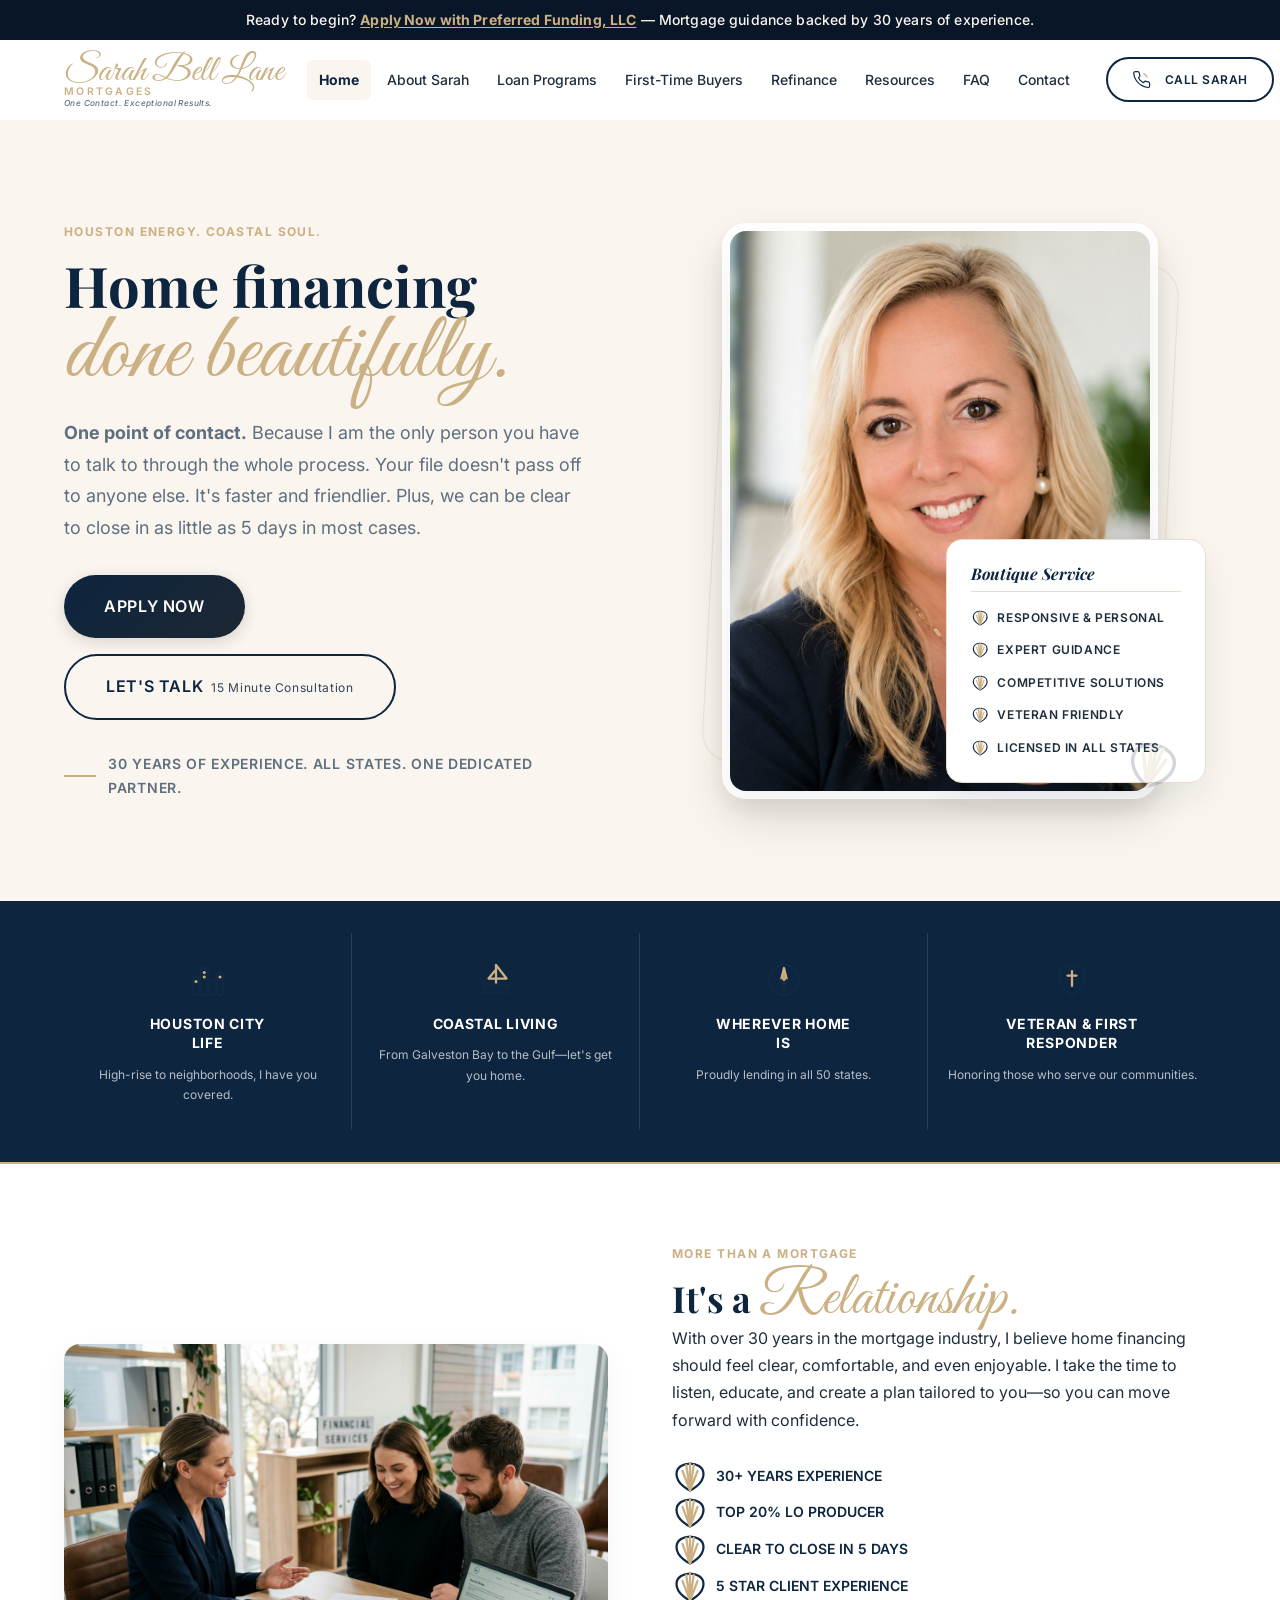
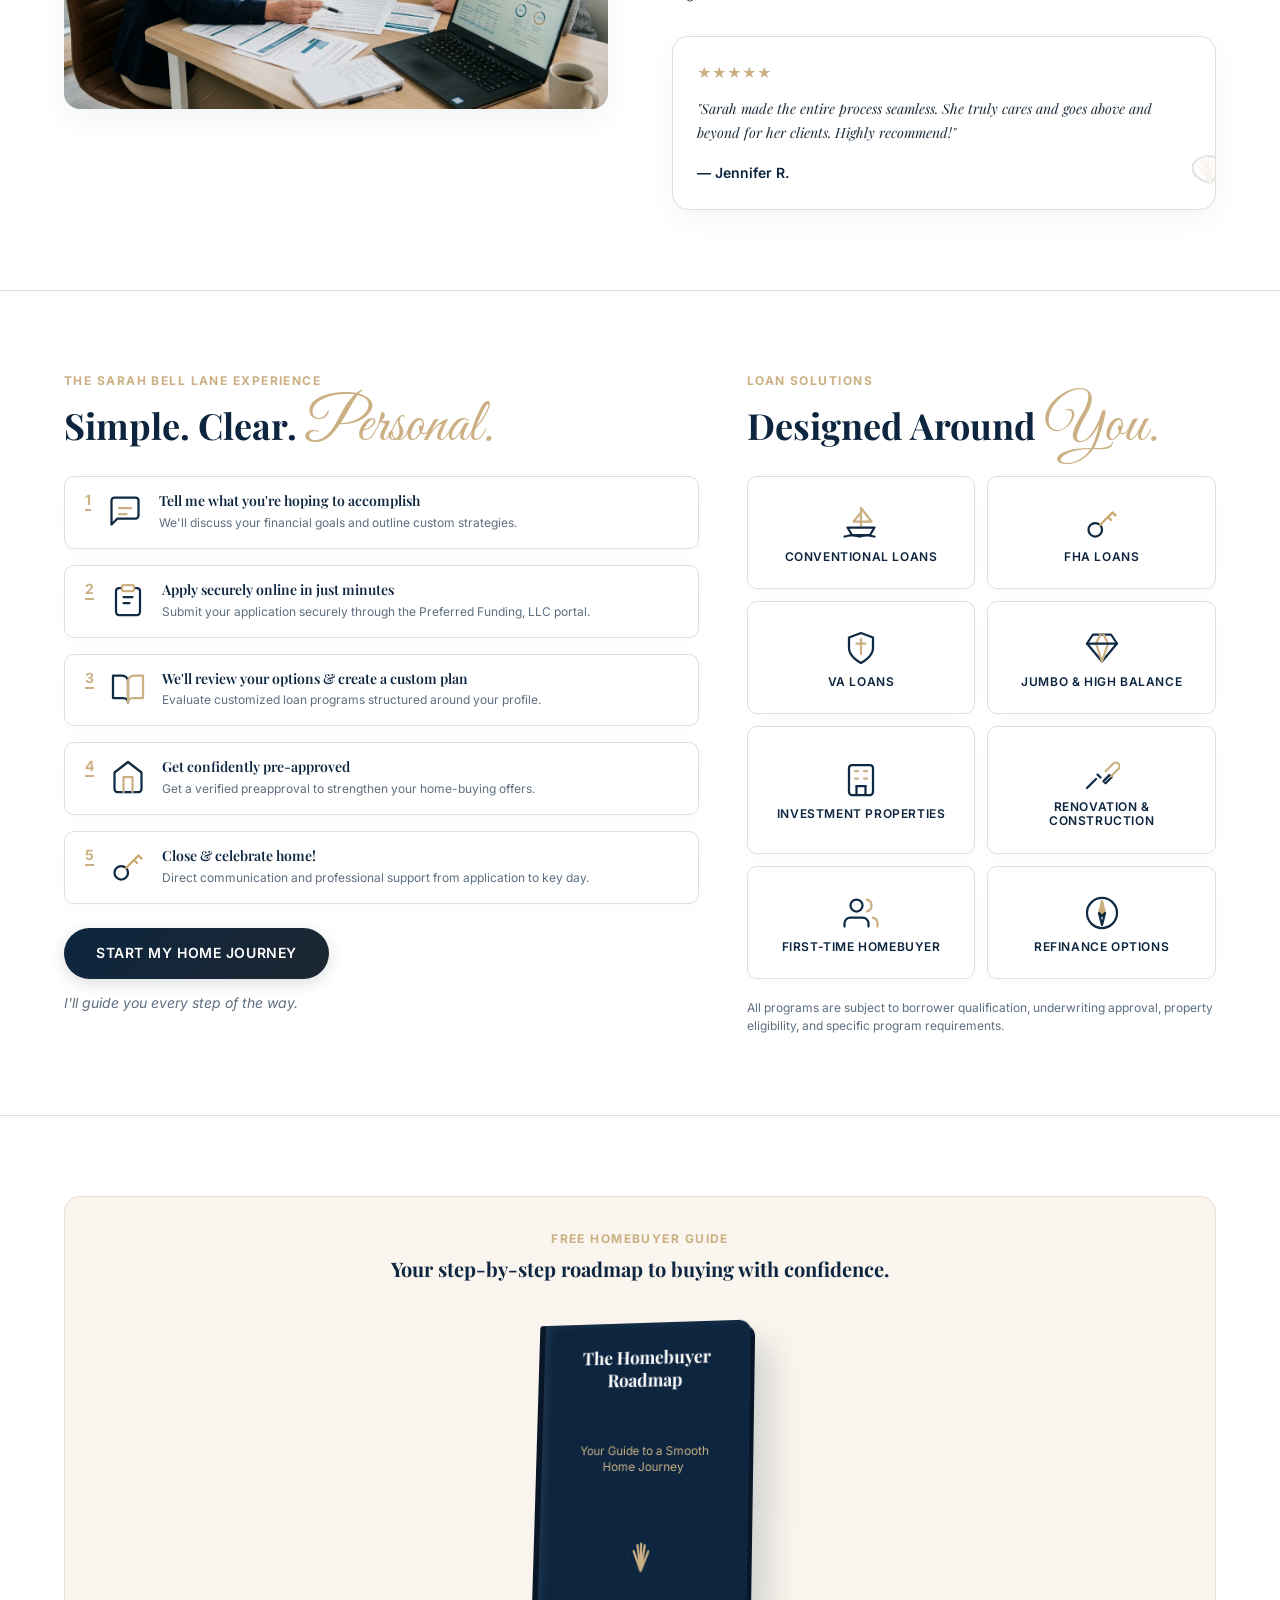
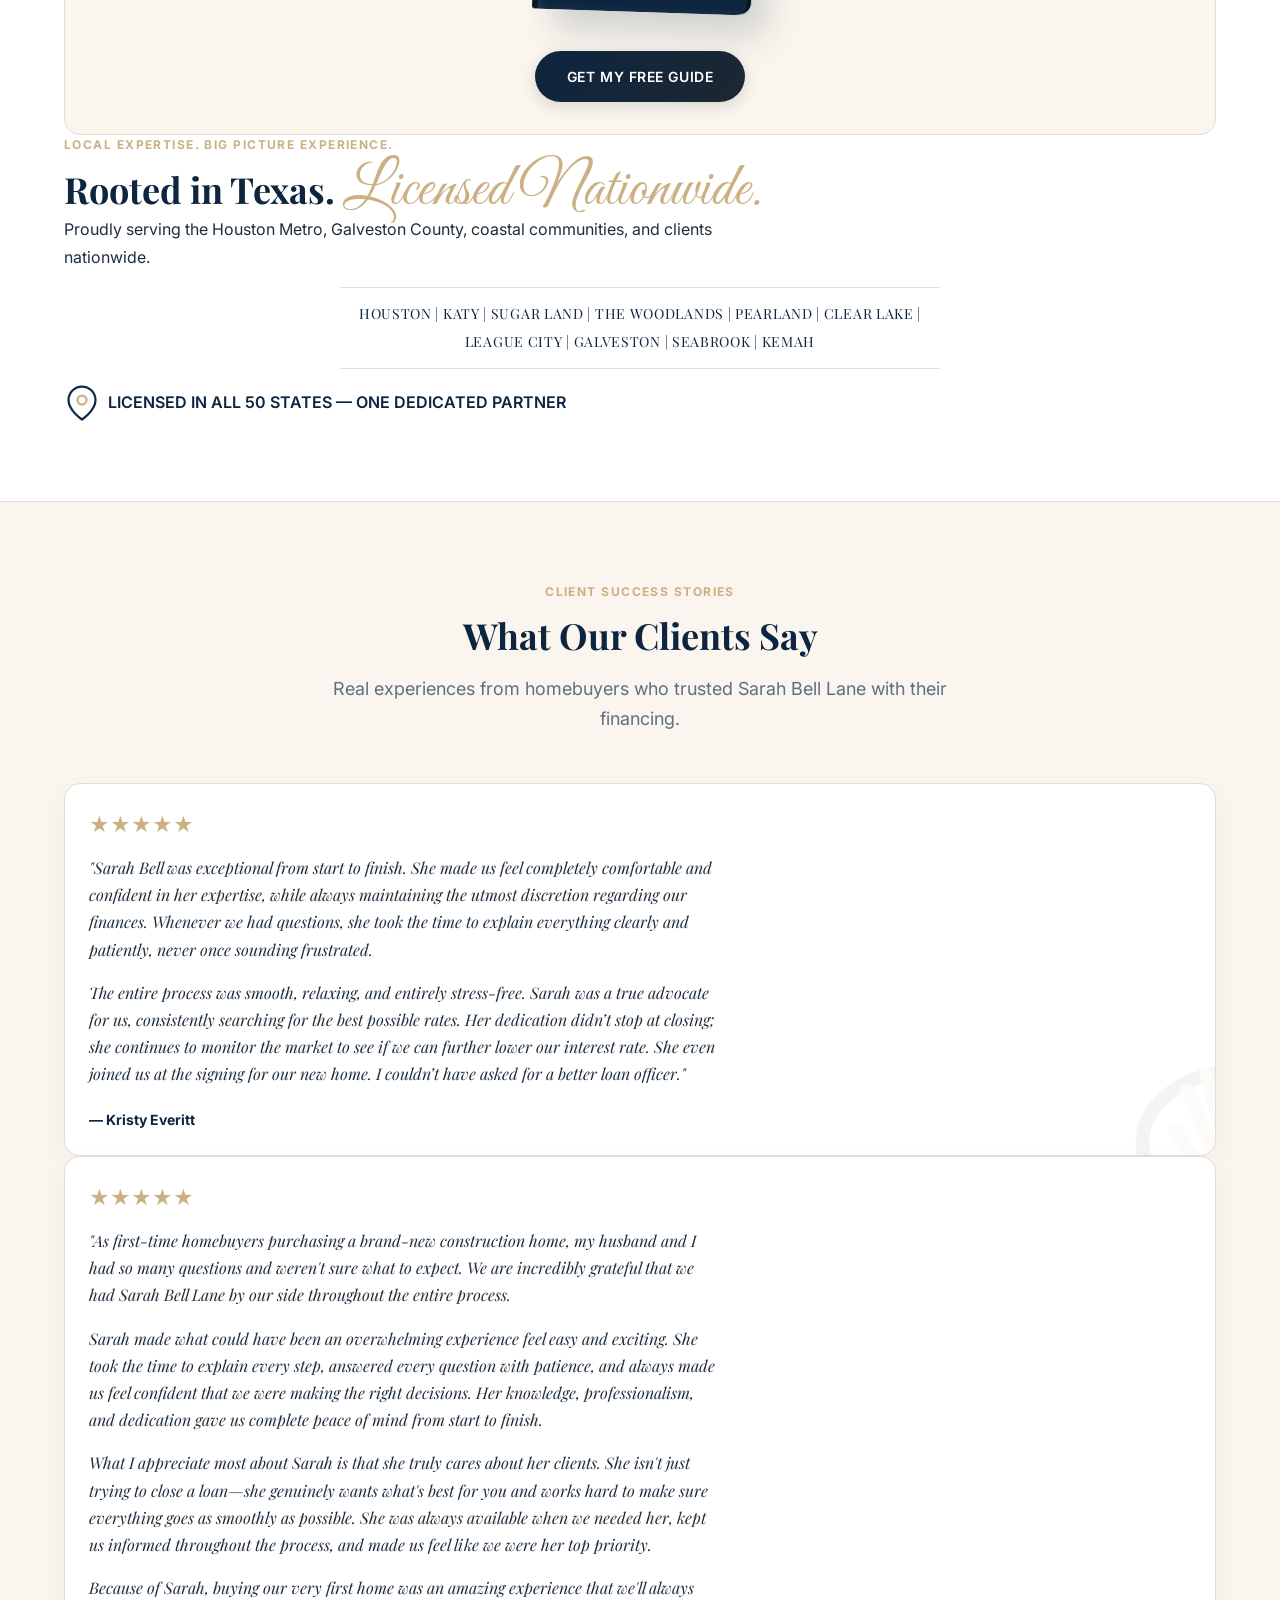
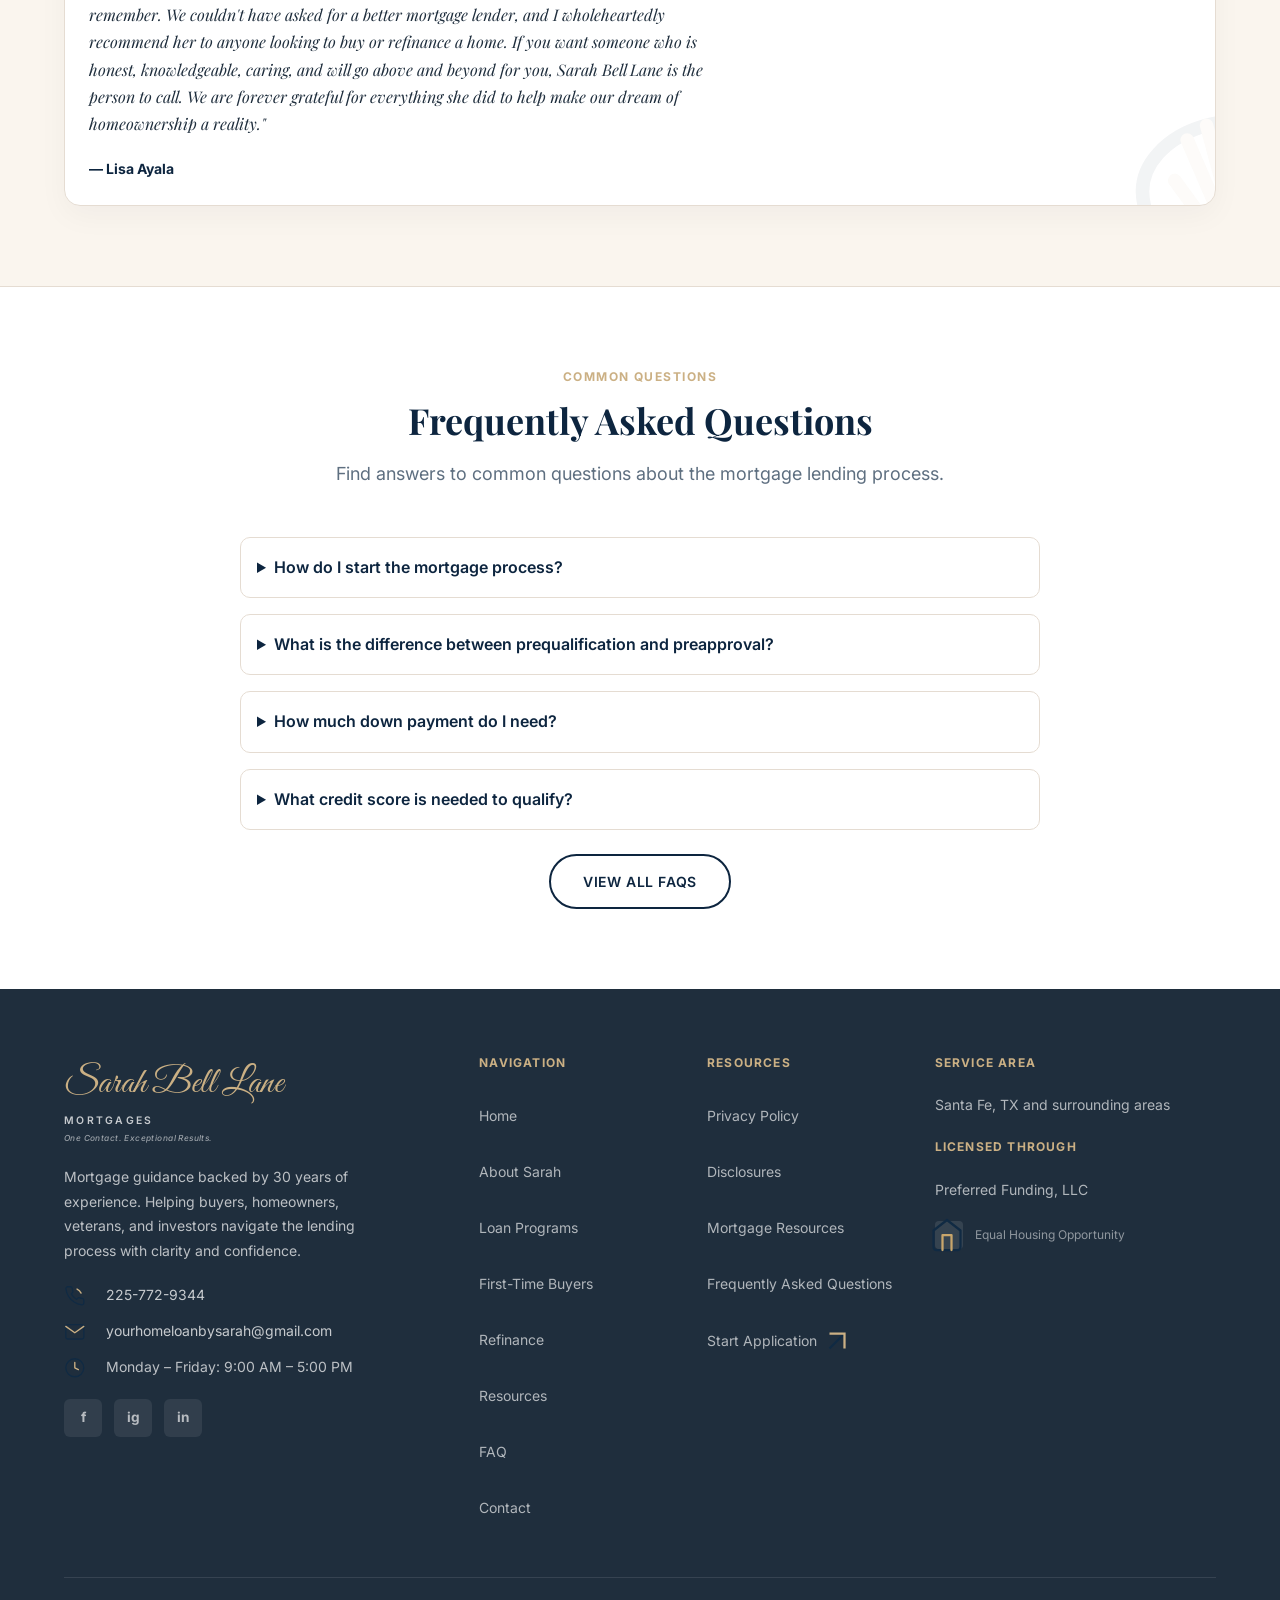
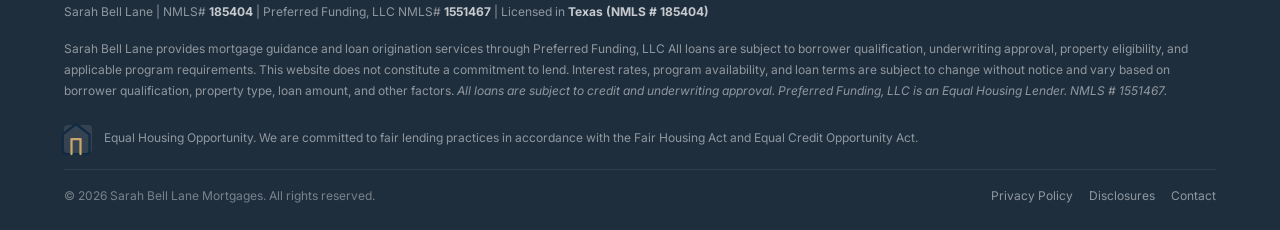
<file: index.html>
<!DOCTYPE html>
<html lang="en">
<head>
  <meta charset="UTF-8">
  <meta name="viewport" content="width=device-width, initial-scale=1.0">
  <title>Home Financing With Experience on Your Side | Sarah Bell Lane Mortgages</title>
  <meta name="description" content="Sarah Bell Lane offers personal mortgage guidance backed by 30 years of industry experience. Purchase, refinance, VA, FHA, and conventional loans through Preferred Funding, LLC">
  <link rel="canonical" href="https://yourhomeloanbysarah.com/index.html">
  <meta property="og:type" content="website">
  <meta property="og:title" content="Home Financing With Experience on Your Side | Sarah Bell Lane Mortgages">
  <meta property="og:description" content="Sarah Bell Lane offers personal mortgage guidance backed by 30 years of industry experience. Purchase, refinance, VA, FHA, and conventional loans through Preferred Funding, LLC">
  <meta property="og:url" content="https://yourhomeloanbysarah.com/index.html">
  <meta property="og:image" content="https://sblmortgages.com/assets/images/sarah-bell-lane-headshot.png">
  <meta property="og:site_name" content="Sarah Bell Lane Mortgages">
  <meta name="twitter:card" content="summary_large_image">
  <meta name="twitter:title" content="Home Financing With Experience on Your Side | Sarah Bell Lane Mortgages">
  <meta name="twitter:description" content="Sarah Bell Lane offers personal mortgage guidance backed by 30 years of industry experience. Purchase, refinance, VA, FHA, and conventional loans through Preferred Funding, LLC">
  <meta name="twitter:image" content="https://sblmortgages.com/assets/images/sarah-bell-lane-headshot.png">
  <link rel="manifest" href="site.webmanifest">
  <meta name="theme-color" content="#17324D">
  <link rel="preconnect" href="https://fonts.googleapis.com">
  <link rel="preconnect" href="https://fonts.gstatic.com" crossorigin>
  <link href="https://fonts.googleapis.com/css2?family=Inter:wght@400;500;600;700&family=Playfair+Display:wght@700&display=swap" rel="stylesheet">
  <link rel="stylesheet" href="assets/css/styles.css">
  <script type="application/ld+json">
  [
    {
      "@context": "https://schema.org",
      "@type": "WebSite",
      "name": "Sarah Bell Lane Mortgages",
      "url": "https://yourhomeloanbysarah.com",
      "description": "Mortgage guidance backed by 30 years of experience, through Preferred Funding, LLC",
      "potentialAction": {
        "@type": "SearchAction",
        "target": "https://yourhomeloanbysarah.com/?s={search_term_string}",
        "query-input": "required name=search_term_string"
      }
    },
    {
      "@context": "https://schema.org",
      "@type": "Person",
      "name": "Sarah Bell Lane",
      "jobTitle": "Mortgage Loan Originator",
      "description": "Mortgage lending professional with 30 years of industry experience providing personal mortgage guidance.",
      "worksFor": {
        "@type": "Organization",
        "name": "Preferred Funding, LLC"
      },
      "url": "https://yourhomeloanbysarah.com/about.html"
    },
    {
      "@context": "https://schema.org",
      "@type": "FinancialService",
      "name": "Sarah Bell Lane Mortgages",
      "description": "Mortgage lending and loan origination services provided through Preferred Funding, LLC",
      "areaServed": "Santa Fe, TX and surrounding areas",
      "provider": {"@type": "Person", "name": "Sarah Bell Lane"},
      "hasOfferCatalog": {
        "@type": "OfferCatalog",
        "name": "Mortgage Programs",
        "itemListElement": [
          {"@type": "Offer", "itemOffered": {"@type": "Service", "name": "Conventional Loans"}},
          {"@type": "Offer", "itemOffered": {"@type": "Service", "name": "FHA Loans"}},
          {"@type": "Offer", "itemOffered": {"@type": "Service", "name": "VA Loans"}},
          {"@type": "Offer", "itemOffered": {"@type": "Service", "name": "USDA Loans"}},
          {"@type": "Offer", "itemOffered": {"@type": "Service", "name": "Jumbo Loans"}},
          {"@type": "Offer", "itemOffered": {"@type": "Service", "name": "Refinancing"}}
        ]
      }
    },
    {
      "@context": "https://schema.org",
      "@type": "WebPage",
      "name": "Home Financing With Experience on Your Side",
      "url": "https://yourhomeloanbysarah.com/index.html",
      "description": "Sarah Bell Lane offers personal mortgage guidance backed by 30 years of industry experience.",
      "isPartOf": {"@type": "WebSite", "name": "Sarah Bell Lane Mortgages"}
    }
  ]
  </script>
</head>
<body>

<a href="#main-content" class="skip-link">Skip to main content</a>

<div class="announcement-bar" role="complementary" aria-label="Site announcement">
  Ready to begin? <a href="https://www.preferredfundinginc.com/applications" target="_blank" rel="noopener noreferrer" aria-label="Apply Now with Preferred Funding, LLC — opens in new tab" data-external-confirm>Apply Now with Preferred Funding, LLC</a> — Mortgage guidance backed by 30 years of experience.
</div>

<header class="site-header" role="banner">
  <div class="container">
    <div class="header-inner">
      <a href="index.html" class="site-logo" aria-label="Sarah Bell Lane Mortgages — Return to homepage">
        <span class="logo-name">Sarah Bell Lane</span>
        <span class="logo-sub">Mortgages</span>
        <span class="logo-tagline">One Contact. Exceptional Results.</span>
      </a>
      <nav class="primary-nav" aria-label="Primary navigation">
        <a href="index.html" aria-current="page">Home</a>
        <a href="about.html">About Sarah</a>
        <a href="loan-programs.html">Loan Programs</a>
        <a href="first-time-homebuyers.html">First-Time Buyers</a>
        <a href="refinance.html">Refinance</a>
        <a href="resources.html">Resources</a>
        <a href="faq.html">FAQ</a>
        <a href="contact.html">Contact</a>
      </nav>
      <div class="header-actions">
        <a href="tel:2257729344" class="btn btn-secondary btn-sm btn-call-header" aria-label="Call Sarah Bell Lane"><svg width="24" height="24" class="coastal-icon icon-phone" viewBox="0 0 24 24" fill="none" stroke="currentColor" stroke-width="1.5" stroke-linecap="round" stroke-linejoin="round"><path d="M22 16.92v3a2 2 0 0 1-2.18 2 19.79 19.79 0 0 1-8.63-3.07 19.5 19.5 0 0 1-6-6 19.79 19.79 0 0 1-3.07-8.67A2 2 0 0 1 4.11 2h3a2 2 0 0 1 2 1.72 12.84 12.84 0 0 0 .7 2.81 2 2 0 0 1-.45 2.11L8.09 9.91a16 16 0 0 0 6 6l1.27-1.27a2 2 0 0 1 2.11-.45 12.84 12.84 0 0 0 2.81.7A2 2 0 0 1 22 16.92z" stroke="#102A43"/><path class="accent-gold waves" d="M14.5 4.5c2 1 3.5 2.5 4.5 4.5" stroke="#C9A66B"/></svg> Call Sarah</a>
        <a href="https://www.preferredfundinginc.com/applications" class="btn btn-primary btn-sm" target="_blank" rel="noopener noreferrer" aria-label="Apply Now — opens Preferred Funding, LLC secure application portal in a new tab" data-external-confirm>Apply Now</a>
      </div>
      <button class="nav-toggle" id="nav-toggle" aria-label="Open navigation menu" aria-expanded="false" aria-controls="mobile-nav">
        <span></span><span></span><span></span>
      </button>
    </div>
  </div>
</header>

<nav class="mobile-nav" id="mobile-nav" aria-label="Mobile navigation" aria-hidden="true">
  <div class="mobile-nav-header">
    <a href="index.html" class="site-logo" aria-label="Sarah Bell Lane Mortgages">
      <span class="logo-name">Sarah Bell Lane</span>
      <span class="logo-sub">Mortgages</span>
      <span class="logo-tagline">One Contact. Exceptional Results.</span>
    </a>
    <button class="mobile-nav-close" id="mobile-nav-close" aria-label="Close navigation menu"><svg width="20" height="20" class="coastal-icon close-icon" viewBox="0 0 24 24" fill="none" stroke="currentColor" stroke-width="1.5" style="width: 1.25rem; height: 1.25rem;"><line x1="18" y1="6" x2="6" y2="18" stroke="#102A43"></line><line x1="6" y1="6" x2="18" y2="18" stroke="#102A43"></line></svg></button>
  </div>
  <ul role="list">
    <li><a href="index.html" aria-current="page">Home</a></li>
    <li><a href="about.html">About Sarah</a></li>
    <li><a href="loan-programs.html">Loan Programs</a></li>
    <li><a href="first-time-homebuyers.html">First-Time Buyers</a></li>
    <li><a href="refinance.html">Refinance</a></li>
    <li><a href="resources.html">Resources</a></li>
    <li><a href="faq.html">FAQ</a></li>
    <li><a href="contact.html">Contact</a></li>
  </ul>
  <div class="mobile-nav-actions">
    <a href="tel:2257729344" class="btn btn-secondary btn-block" aria-label="Call Sarah Bell Lane"><svg width="24" height="24" class="coastal-icon icon-phone" viewBox="0 0 24 24" fill="none" stroke="currentColor" stroke-width="1.5" stroke-linecap="round" stroke-linejoin="round"><path d="M22 16.92v3a2 2 0 0 1-2.18 2 19.79 19.79 0 0 1-8.63-3.07 19.5 19.5 0 0 1-6-6 19.79 19.79 0 0 1-3.07-8.67A2 2 0 0 1 4.11 2h3a2 2 0 0 1 2 1.72 12.84 12.84 0 0 0 .7 2.81 2 2 0 0 1-.45 2.11L8.09 9.91a16 16 0 0 0 6 6l1.27-1.27a2 2 0 0 1 2.11-.45 12.84 12.84 0 0 0 2.81.7A2 2 0 0 1 22 16.92z" stroke="#102A43"/><path class="accent-gold waves" d="M14.5 4.5c2 1 3.5 2.5 4.5 4.5" stroke="#C9A66B"/></svg> Call Sarah</a>
    <a href="https://www.preferredfundinginc.com/applications" class="btn btn-primary btn-block" target="_blank" rel="noopener noreferrer" aria-label="Apply Now — opens Preferred Funding, LLC secure application portal in a new tab" data-external-confirm>Apply Now</a>
  </div>
</nav>

<main id="main-content">
  <!-- 1. Hero Section -->
  <section class="hero">
    <div class="container">
      <div class="hero-inner">
        <div class="hero-content">
          <span class="eyebrow">Houston Energy. Coastal Soul.</span>
          <h1 class="hero-title">Home financing <span class="script-text">done beautifully.</span></h1>
          <p class="hero-lead"><strong>One point of contact.</strong> Because I am the only person you have to talk to through the whole process. Your file doesn't pass off to anyone else. It's faster and friendlier. Plus, we can be clear to close in as little as 5 days in most cases.</p>
          <div class="hero-actions">
            <a href="https://www.preferredfundinginc.com/applications" class="btn btn-primary btn-lg" target="_blank" rel="noopener noreferrer" aria-label="Apply Now — opens Preferred Funding, LLC secure application portal in a new tab" data-external-confirm>Apply Now</a>
            <a href="contact.html" class="btn btn-secondary btn-lg">Let's Talk <span style="font-size: 0.75rem; font-weight: 400; display: block; margin-top: 2px; text-transform: none; opacity: 0.85;">15 Minute Consultation</span></a>
          </div>
          <div class="hero-trust" style="margin-top: var(--space-6);">
            <span class="hero-trust-line" aria-hidden="true"></span>
            <span style="font-size: var(--text-sm); font-weight: 600; text-transform: uppercase; letter-spacing: 0.05em; color: var(--color-muted-gray);">30 Years of Experience. All States. One Dedicated Partner.</span>
          </div>
        </div>
        <div class="hero-media">
          <div class="hero-bg-accent" aria-hidden="true" style="background: radial-gradient(circle, var(--color-warm-white) 0%, rgba(255,255,255,0) 70%);"></div>
          <div class="hero-portrait-wrapper">
            <img src="assets/images/sarah-bell-lane-headshot.png" alt="Sarah Bell Lane, mortgage lending professional with 30 years of experience" class="hero-portrait" width="420" height="560" loading="eager" style="border-radius: var(--radius-lg); object-fit: cover; box-shadow: 0 15px 35px rgba(13, 37, 63, 0.06);">
            
            <div class="boutique-service-box">
              <h3>Boutique Service</h3>
              <ul role="list">
                <li><span class="emoji"><svg class="coastal-icon icon-seashell" width="20" height="20" viewBox="0 0 24 24" fill="none" stroke="currentColor" stroke-width="1.5" stroke-linecap="round" stroke-linejoin="round"><path d="M12 21C12 21 3 17 3 10C3 5 8 3 12 3C16 3 21 5 21 10C21 17 12 21 12 21Z" stroke="#102A43"/><path class="accent-gold" d="M12 21L7 8M12 21L9.5 4M12 21L12 3M12 21L14.5 4M12 21L17 8" stroke="#C9A66B"/></svg></span> Responsive & Personal</li>
                <li><span class="emoji"><svg class="coastal-icon icon-seashell" width="20" height="20" viewBox="0 0 24 24" fill="none" stroke="currentColor" stroke-width="1.5" stroke-linecap="round" stroke-linejoin="round"><path d="M12 21C12 21 3 17 3 10C3 5 8 3 12 3C16 3 21 5 21 10C21 17 12 21 12 21Z" stroke="#102A43"/><path class="accent-gold" d="M12 21L7 8M12 21L9.5 4M12 21L12 3M12 21L14.5 4M12 21L17 8" stroke="#C9A66B"/></svg></span> Expert Guidance</li>
                <li><span class="emoji"><svg class="coastal-icon icon-seashell" width="20" height="20" viewBox="0 0 24 24" fill="none" stroke="currentColor" stroke-width="1.5" stroke-linecap="round" stroke-linejoin="round"><path d="M12 21C12 21 3 17 3 10C3 5 8 3 12 3C16 3 21 5 21 10C21 17 12 21 12 21Z" stroke="#102A43"/><path class="accent-gold" d="M12 21L7 8M12 21L9.5 4M12 21L12 3M12 21L14.5 4M12 21L17 8" stroke="#C9A66B"/></svg></span> Competitive Solutions</li>
                <li><span class="emoji"><svg class="coastal-icon icon-seashell" width="20" height="20" viewBox="0 0 24 24" fill="none" stroke="currentColor" stroke-width="1.5" stroke-linecap="round" stroke-linejoin="round"><path d="M12 21C12 21 3 17 3 10C3 5 8 3 12 3C16 3 21 5 21 10C21 17 12 21 12 21Z" stroke="#102A43"/><path class="accent-gold" d="M12 21L7 8M12 21L9.5 4M12 21L12 3M12 21L14.5 4M12 21L17 8" stroke="#C9A66B"/></svg></span> Veteran Friendly</li>
                <li><span class="emoji"><svg class="coastal-icon icon-seashell" width="20" height="20" viewBox="0 0 24 24" fill="none" stroke="currentColor" stroke-width="1.5" stroke-linecap="round" stroke-linejoin="round"><path d="M12 21C12 21 3 17 3 10C3 5 8 3 12 3C16 3 21 5 21 10C21 17 12 21 12 21Z" stroke="#102A43"/><path class="accent-gold" d="M12 21L7 8M12 21L9.5 4M12 21L12 3M12 21L14.5 4M12 21L17 8" stroke="#C9A66B"/></svg></span> Licensed in All States</li>
              </ul>
              <div class="box-decor" aria-hidden="true"><svg class="coastal-icon icon-seashell" width="20" height="20" viewBox="0 0 24 24" fill="none" stroke="currentColor" stroke-width="1.5" stroke-linecap="round" stroke-linejoin="round"><path d="M12 21C12 21 3 17 3 10C3 5 8 3 12 3C16 3 21 5 21 10C21 17 12 21 12 21Z" stroke="#102A43"/><path class="accent-gold" d="M12 21L7 8M12 21L9.5 4M12 21L12 3M12 21L14.5 4M12 21L17 8" stroke="#C9A66B"/></svg></div>
            </div>
          </div>
        </div>
      </div>
    </div>
  </section>

  <!-- 2. Blue Metrics Strip -->
  <section class="metrics-strip" style="background: var(--color-primary-navy); padding: var(--space-8) 0; border-bottom: 2px solid var(--color-warm-gold);">
    <div class="container">
      <div class="metrics-grid">
        <div class="metric-item">
          <span class="metric-value" style="font-size: 2.2rem; display: block; margin-bottom: var(--space-2);"><svg class="coastal-icon icon-skyline" width="36" height="36" viewBox="0 0 24 24" fill="none" stroke="currentColor" stroke-width="1.5" stroke-linecap="round" stroke-linejoin="round"><rect x="2" y="10" width="4" height="12" rx="0.5" stroke="#102A43"/><rect x="7" y="4" width="5" height="18" rx="0.5" stroke="#102A43"/><rect x="13" y="12" width="4" height="10" rx="0.5" stroke="#102A43"/><rect x="18" y="7" width="4" height="15" rx="0.5" stroke="#102A43"/><line x1="9.5" y1="7" x2="9.5" y2="7.01" stroke="#C9A66B" stroke-width="2" class="shimmer-win"/><line x1="9.5" y1="10" x2="9.5" y2="10.01" stroke="#C9A66B" stroke-width="2" class="shimmer-win"/><line x1="20" y1="10" x2="20" y2="10.01" stroke="#C9A66B" stroke-width="2" class="shimmer-win"/><line x1="4" y1="13" x2="4" y2="13.01" stroke="#C9A66B" stroke-width="2" class="shimmer-win"/></svg></span>
          <span class="metric-label" style="font-weight: 700; font-size: var(--text-sm); text-transform: uppercase; color: var(--color-white); display: block; margin-bottom: var(--space-1); letter-spacing: 0.05em;">Houston City Life</span>
          <span style="font-size: var(--text-xs); color: rgba(255,255,255,0.7);">High-rise to neighborhoods, I have you covered.</span>
        </div>
        <div class="metric-item">
          <span class="metric-value" style="font-size: 2.2rem; display: block; margin-bottom: var(--space-2);"><svg class="coastal-icon icon-sailboat" width="36" height="36" viewBox="0 0 24 24" fill="none" stroke="currentColor" stroke-width="1.5" stroke-linecap="round" stroke-linejoin="round"><path class="accent-gold" d="M12 2v13M12 2l7 9H12M12 5L7 11h5" stroke="#C9A66B"/><path class="hull" d="M3 15h18l-3 5H6z" stroke="#102A43"/><path class="wave" d="M1 21c2 0 3-1 5-1s3 1 5 1 3-1 5-1 3 1 5 1" stroke="#102A43"/></svg></span>
          <span class="metric-label" style="font-weight: 700; font-size: var(--text-sm); text-transform: uppercase; color: var(--color-white); display: block; margin-bottom: var(--space-1); letter-spacing: 0.05em;">Coastal Living</span>
          <span style="font-size: var(--text-xs); color: rgba(255,255,255,0.7);">From Galveston Bay to the Gulf—let's get you home.</span>
        </div>
        <div class="metric-item">
          <span class="metric-value" style="font-size: 2.2rem; display: block; margin-bottom: var(--space-2);"><svg class="coastal-icon icon-compass" width="36" height="36" viewBox="0 0 24 24" fill="none" stroke="currentColor" stroke-width="1.5" stroke-linecap="round" stroke-linejoin="round"><circle cx="12" cy="12" r="10" stroke="#102A43"/><polygon class="needle" points="12,4 14,12 12,14 10,12" stroke="#C9A66B" fill="#C9A66B"/><polygon class="needle-back" points="12,20 14,12 12,14 10,12" stroke="#102A43"/></svg></span>
          <span class="metric-label" style="font-weight: 700; font-size: var(--text-sm); text-transform: uppercase; color: var(--color-white); display: block; margin-bottom: var(--space-1); letter-spacing: 0.05em;">Wherever Home Is</span>
          <span style="font-size: var(--text-xs); color: rgba(255,255,255,0.7);">Proudly lending in all 50 states.</span>
        </div>
        <div class="metric-item">
          <span class="metric-value" style="font-size: 2.2rem; display: block; margin-bottom: var(--space-2);"><svg class="coastal-icon icon-shield" width="36" height="36" viewBox="0 0 24 24" fill="none" stroke="currentColor" stroke-width="1.5" stroke-linecap="round" stroke-linejoin="round"><path d="M12 22s8-4 8-10V5l-8-3-8 3v7c0 6 8 10 8 10z" stroke="#102A43"/><path class="accent-gold shield-accent" d="M12 6v10M9 9h6" stroke="#C9A66B"/></svg></span>
          <span class="metric-label" style="font-weight: 700; font-size: var(--text-sm); text-transform: uppercase; color: var(--color-white); display: block; margin-bottom: var(--space-1); letter-spacing: 0.05em;">Veteran & First Responder</span>
          <span style="font-size: var(--text-xs); color: rgba(255,255,255,0.7);">Honoring those who serve our communities.</span>
        </div>
      </div>
    </div>
  </section>

  <!-- 3. Relationship Section (About Preview) -->
  <section class="section py-lg bg-white">
    <div class="container">
      <div class="about-split">
        <div class="about-media" style="position: relative;">
          <img src="assets/images/homebuyer-consultation.jpg" alt="Sarah Bell Lane consulting with homebuyer clients" loading="lazy" style="border-radius: var(--radius-lg); width: 100%; object-fit: cover; box-shadow: 0 10px 30px rgba(13, 37, 63, 0.05);">
        </div>
        <div class="about-content" style="text-align: left;">
          <span class="eyebrow">More Than a Mortgage</span>
          <h2>It's a <span class="script-text">Relationship.</span></h2>
          <p>With over 30 years in the mortgage industry, I believe home financing should feel clear, comfortable, and even enjoyable. I take the time to listen, educate, and create a plan tailored to you—so you can move forward with confidence.</p>
          
          <div class="grid-2" style="margin-top: var(--space-6); gap: var(--space-4);">
            <div style="display: flex; align-items: center; gap: var(--space-2);">
              <span style="font-size: 1.25rem; color: var(--color-warm-gold);"><svg class="coastal-icon icon-seashell" width="20" height="20" viewBox="0 0 24 24" fill="none" stroke="currentColor" stroke-width="1.5" stroke-linecap="round" stroke-linejoin="round"><path d="M12 21C12 21 3 17 3 10C3 5 8 3 12 3C16 3 21 5 21 10C21 17 12 21 12 21Z" stroke="#102A43"/><path class="accent-gold" d="M12 21L7 8M12 21L9.5 4M12 21L12 3M12 21L14.5 4M12 21L17 8" stroke="#C9A66B"/></svg></span>
              <span style="font-size: var(--text-sm); font-weight: 600; text-transform: uppercase; color: var(--color-primary-navy);">30+ Years Experience</span>
            </div>
            <div style="display: flex; align-items: center; gap: var(--space-2);">
              <span style="font-size: 1.25rem; color: var(--color-warm-gold);"><svg class="coastal-icon icon-seashell" width="20" height="20" viewBox="0 0 24 24" fill="none" stroke="currentColor" stroke-width="1.5" stroke-linecap="round" stroke-linejoin="round"><path d="M12 21C12 21 3 17 3 10C3 5 8 3 12 3C16 3 21 5 21 10C21 17 12 21 12 21Z" stroke="#102A43"/><path class="accent-gold" d="M12 21L7 8M12 21L9.5 4M12 21L12 3M12 21L14.5 4M12 21L17 8" stroke="#C9A66B"/></svg></span>
              <span style="font-size: var(--text-sm); font-weight: 600; text-transform: uppercase; color: var(--color-primary-navy);">Top 20% LO Producer</span>
            </div>
            <div style="display: flex; align-items: center; gap: var(--space-2);">
              <span style="font-size: 1.25rem; color: var(--color-warm-gold);"><svg class="coastal-icon icon-seashell" width="20" height="20" viewBox="0 0 24 24" fill="none" stroke="currentColor" stroke-width="1.5" stroke-linecap="round" stroke-linejoin="round"><path d="M12 21C12 21 3 17 3 10C3 5 8 3 12 3C16 3 21 5 21 10C21 17 12 21 12 21Z" stroke="#102A43"/><path class="accent-gold" d="M12 21L7 8M12 21L9.5 4M12 21L12 3M12 21L14.5 4M12 21L17 8" stroke="#C9A66B"/></svg></span>
              <span style="font-size: var(--text-sm); font-weight: 600; text-transform: uppercase; color: var(--color-primary-navy);">Clear to Close in 5 Days</span>
            </div>
            <div style="display: flex; align-items: center; gap: var(--space-2);">
              <span style="font-size: 1.25rem; color: var(--color-warm-gold);"><svg class="coastal-icon icon-seashell" width="20" height="20" viewBox="0 0 24 24" fill="none" stroke="currentColor" stroke-width="1.5" stroke-linecap="round" stroke-linejoin="round"><path d="M12 21C12 21 3 17 3 10C3 5 8 3 12 3C16 3 21 5 21 10C21 17 12 21 12 21Z" stroke="#102A43"/><path class="accent-gold" d="M12 21L7 8M12 21L9.5 4M12 21L12 3M12 21L14.5 4M12 21L17 8" stroke="#C9A66B"/></svg></span>
              <span style="font-size: var(--text-sm); font-weight: 600; text-transform: uppercase; color: var(--color-primary-navy);">5 Star Client Experience</span>
            </div>
          </div>

          <div style="margin-top: var(--space-8);">
            <div class="testimonial-card-beach">
              <div class="stars">★★★★★</div>
              <blockquote>"Sarah made the entire process seamless. She truly cares and goes above and beyond for her clients. Highly recommend!"</blockquote>
              <div class="author">— Jennifer R.</div>
              <div class="shell-bg" aria-hidden="true"><svg class="coastal-icon icon-seashell" width="20" height="20" viewBox="0 0 24 24" fill="none" stroke="currentColor" stroke-width="1.5" stroke-linecap="round" stroke-linejoin="round"><path d="M12 21C12 21 3 17 3 10C3 5 8 3 12 3C16 3 21 5 21 10C21 17 12 21 12 21Z" stroke="#102A43"/><path class="accent-gold" d="M12 21L7 8M12 21L9.5 4M12 21L12 3M12 21L14.5 4M12 21L17 8" stroke="#C9A66B"/></svg></div>
            </div>
          </div>
        </div>
      </div>
    </div>
  </section>

  <!-- 4. Experience & Solutions (Two-Column Section) -->
  <section class="section py-lg bg-soft-gold" style="border-top: 1px solid var(--color-light-gray); border-bottom: 1px solid var(--color-light-gray);">
    <div class="container">
      <div class="grid-2-custom">
        <!-- Experience Left Column -->
        <div class="experience-column">
          <div class="column-header" style="text-align: left; margin-bottom: var(--space-6);">
            <span class="eyebrow">The Sarah Bell Lane Experience</span>
            <h2>Simple. Clear. <span class="script-text">Personal.</span></h2>
          </div>
          <div class="beach-timeline">
            <div class="timeline-step-beach">
              <span class="step-num">1</span>
              <span class="step-icon"><svg width="24" height="24" class="coastal-icon icon-chat" viewBox="0 0 24 24" fill="none" stroke="currentColor" stroke-width="1.5" stroke-linecap="round" stroke-linejoin="round"><path d="M21 15a2 2 0 0 1-2 2H7l-4 4V5a2 2 0 0 1 2-2h14a2 2 0 0 1 2 2z" stroke="#102A43"/><path class="accent-gold" d="M8 10h8M8 14h5" stroke="#C9A66B"/></svg></span>
              <div class="step-info">
                <h3>Tell me what you're hoping to accomplish</h3>
                <p>We'll discuss your financial goals and outline custom strategies.</p>
              </div>
            </div>
            <div class="timeline-step-beach">
              <span class="step-num">2</span>
              <span class="step-icon"><svg width="36" height="36" class="coastal-icon icon-clipboard" viewBox="0 0 24 24" fill="none" stroke="currentColor" stroke-width="1.5" stroke-linecap="round" stroke-linejoin="round"><path d="M16 4h2a2 2 0 0 1 2 2v14a2 2 0 0 1-2 2H6a2 2 0 0 1-2-2V6a2 2 0 0 1 2-2h2" stroke="#102A43"/><rect class="accent-gold" x="8" y="2" width="8" height="4" rx="1" stroke="#C9A66B"/><line x1="9" y1="10" x2="15" y2="10" stroke="#102A43"/><line class="clip-page" x1="9" y1="14" x2="13" y2="14" stroke="#102A43"/></svg></span>
              <div class="step-info">
                <h3>Apply securely online in just minutes</h3>
                <p>Submit your application securely through the Preferred Funding, LLC portal.</p>
              </div>
            </div>
            <div class="timeline-step-beach">
              <span class="step-num">3</span>
              <span class="step-icon"><svg width="36" height="36" class="coastal-icon icon-book" viewBox="0 0 24 24" fill="none" stroke="currentColor" stroke-width="1.5" stroke-linecap="round" stroke-linejoin="round"><path d="M2 3h6a4 4 0 0 1 4 4v14a3 3 0 0 0-3-3H2z" stroke="#102A43"/><path class="accent-gold" d="M22 3h-6a4 4 0 0 0-4 4v14a3 3 0 0 1 3-3h7z" stroke="#C9A66B"/></svg></span>
              <div class="step-info">
                <h3>We'll review your options & create a custom plan</h3>
                <p>Evaluate customized loan programs structured around your profile.</p>
              </div>
            </div>
            <div class="timeline-step-beach">
              <span class="step-num">4</span>
              <span class="step-icon"><svg width="24" height="24" class="coastal-icon icon-house" viewBox="0 0 24 24" fill="none" stroke="currentColor" stroke-width="1.5" stroke-linecap="round" stroke-linejoin="round"><path d="M3 9l9-7 9 7v11a2 2 0 0 1-2 2H5a2 2 0 0 1-2-2z" stroke="#102A43"/><polyline points="9 22 9 12 15 12 15 22" stroke="#C9A66B" class="accent-gold"/></svg></span>
              <div class="step-info">
                <h3>Get confidently pre-approved</h3>
                <p>Get a verified preapproval to strengthen your home-buying offers.</p>
              </div>
            </div>
            <div class="timeline-step-beach">
              <span class="step-num">5</span>
              <span class="step-icon"><svg width="24" height="24" class="coastal-icon icon-key" viewBox="0 0 24 24" fill="none" stroke="currentColor" stroke-width="1.5" stroke-linecap="round" stroke-linejoin="round"><circle cx="7.5" cy="16.5" r="4.5" stroke="#102A43"/><path d="M10.5 13.5L19 5M16 8l2 2M19 5l2 2" stroke="#C9A66B"/></svg></span>
              <div class="step-info">
                <h3>Close & celebrate home!</h3>
                <p>Direct communication and professional support from application to key day.</p>
              </div>
            </div>
          </div>
          <div style="margin-top: var(--space-6); text-align: left;">
            <a href="https://www.preferredfundinginc.com/applications" class="btn btn-primary" target="_blank" rel="noopener noreferrer" data-external-confirm>Start My Home Journey</a>
            <p style="font-style: italic; font-size: var(--text-sm); margin-top: var(--space-3); color: var(--color-muted-gray);">I'll guide you every step of the way.</p>
          </div>
        </div>

        <!-- Solutions Right Column -->
        <div class="solutions-column">
          <div class="column-header" style="text-align: left; margin-bottom: var(--space-6);">
            <span class="eyebrow">Loan Solutions</span>
            <h2>Designed Around <span class="script-text">You.</span></h2>
          </div>
          <div class="grid-2-solutions">
            <a href="loan-programs.html#conventional" class="solution-card-beach">
              <div class="card-icon-beach"><svg class="coastal-icon icon-sailboat" width="36" height="36" viewBox="0 0 24 24" fill="none" stroke="currentColor" stroke-width="1.5" stroke-linecap="round" stroke-linejoin="round"><path class="accent-gold" d="M12 2v13M12 2l7 9H12M12 5L7 11h5" stroke="#C9A66B"/><path class="hull" d="M3 15h18l-3 5H6z" stroke="#102A43"/><path class="wave" d="M1 21c2 0 3-1 5-1s3 1 5 1 3-1 5-1 3 1 5 1" stroke="#102A43"/></svg></div>
              <h3>Conventional Loans</h3>
            </a>
            <a href="loan-programs.html#fha" class="solution-card-beach">
              <div class="card-icon-beach"><svg width="24" height="24" class="coastal-icon icon-key" viewBox="0 0 24 24" fill="none" stroke="currentColor" stroke-width="1.5" stroke-linecap="round" stroke-linejoin="round"><circle cx="7.5" cy="16.5" r="4.5" stroke="#102A43"/><path d="M10.5 13.5L19 5M16 8l2 2M19 5l2 2" stroke="#C9A66B"/></svg></div>
              <h3>FHA Loans</h3>
            </a>
            <a href="loan-programs.html#va" class="solution-card-beach">
              <div class="card-icon-beach"><svg class="coastal-icon icon-shield" width="36" height="36" viewBox="0 0 24 24" fill="none" stroke="currentColor" stroke-width="1.5" stroke-linecap="round" stroke-linejoin="round"><path d="M12 22s8-4 8-10V5l-8-3-8 3v7c0 6 8 10 8 10z" stroke="#102A43"/><path class="accent-gold shield-accent" d="M12 6v10M9 9h6" stroke="#C9A66B"/></svg></div>
              <h3>VA Loans</h3>
            </a>
            <a href="loan-programs.html#jumbo" class="solution-card-beach">
              <div class="card-icon-beach"><svg width="36" height="36" class="coastal-icon icon-diamond" viewBox="0 0 24 24" fill="none" stroke="currentColor" stroke-width="1.5" stroke-linecap="round" stroke-linejoin="round"><path d="M6 3h12l4 6-10 12L2 9z" stroke="#102A43"/><path class="accent-gold" d="M11 3l-3 6 4 12 4-12-3-6" stroke="#C9A66B"/><path d="M2 9h20" stroke="#102A43"/></svg></div>
              <h3>Jumbo & High Balance</h3>
            </a>
            <a href="loan-programs.html#investment" class="solution-card-beach">
              <div class="card-icon-beach"><svg width="36" height="36" class="coastal-icon icon-building" viewBox="0 0 24 24" fill="none" stroke="currentColor" stroke-width="1.5" stroke-linecap="round" stroke-linejoin="round"><rect x="4" y="2" width="16" height="20" rx="2" stroke="#102A43"/><line x1="9" y1="22" x2="9" y2="16" stroke="#102A43"/><line x1="15" y1="22" x2="15" y2="16" stroke="#102A43"/><line x1="9" y1="16" x2="15" y2="16" stroke="#102A43"/><path class="accent-gold" d="M8 6h2M14 6h2M8 11h2M14 11h2" stroke="#C9A66B"/></svg></div>
              <h3>Investment Properties</h3>
            </a>
            <a href="loan-programs.html#renovation" class="solution-card-beach">
              <div class="card-icon-beach"><svg width="36" height="36" class="coastal-icon icon-hammer" viewBox="0 0 24 24" fill="none" stroke="currentColor" stroke-width="1.5" stroke-linecap="round" stroke-linejoin="round"><path d="M18.4 14.8l-1.4-1.4L13 17.4l1.4 1.4z" stroke="#102A43"/><path class="accent-gold" d="M14.4 10.8l5-5c1-1 2.5-1 3.5 0s1 2.5 0 3.5l-5 5" stroke="#C9A66B"/><path d="M2 22l6-6M9 13l2 2" stroke="#102A43"/></svg></div>
              <h3>Renovation & Construction</h3>
            </a>
            <a href="first-time-homebuyers.html" class="solution-card-beach">
              <div class="card-icon-beach"><svg width="24" height="24" class="coastal-icon icon-people" viewBox="0 0 24 24" fill="none" stroke="currentColor" stroke-width="1.5" stroke-linecap="round" stroke-linejoin="round"><path d="M17 21v-2a4 4 0 0 0-4-4H5a4 4 0 0 0-4 4v2" stroke="#102A43"/><circle cx="9" cy="7" r="4" stroke="#102A43"/><path class="accent-gold" d="M23 21v-2a4 4 0 0 0-3-3.87M16 3.13a4 4 0 0 1 0 7.75" stroke="#C9A66B"/></svg></div>
              <h3>First-Time Homebuyer</h3>
            </a>
            <a href="refinance.html" class="solution-card-beach">
              <div class="card-icon-beach"><svg class="coastal-icon icon-compass" width="36" height="36" viewBox="0 0 24 24" fill="none" stroke="currentColor" stroke-width="1.5" stroke-linecap="round" stroke-linejoin="round"><circle cx="12" cy="12" r="10" stroke="#102A43"/><polygon class="needle" points="12,4 14,12 12,14 10,12" stroke="#C9A66B" fill="#C9A66B"/><polygon class="needle-back" points="12,20 14,12 12,14 10,12" stroke="#102A43"/></svg></div>
              <h3>Refinance Options</h3>
            </a>
          </div>
          <p style="margin-top: var(--space-5); font-size: var(--text-xs); color: var(--color-muted-gray); line-height: 1.5; text-align: left;">All programs are subject to borrower qualification, underwriting approval, property eligibility, and specific program requirements.</p>
        </div>
      </div>
    </div>
  </section>

  <!-- 5. Guide & Local Expertise Section -->
  <section class="section py-lg bg-white">
    <div class="container">
      <div class="grid-2" style="gap: var(--space-12); align-items: center;">
        <!-- Left Side: Guide Book -->
        <div class="guide-card" style="background: var(--color-soft-gold); padding: var(--space-8); border-radius: var(--radius-lg); border: 1px solid var(--color-light-gray); text-align: center; position: relative;">
          <span class="eyebrow" style="display: block; margin-bottom: var(--space-2);">Free Homebuyer Guide</span>
          <h3 style="font-family: var(--font-heading); font-size: var(--text-xl); color: var(--color-primary-navy); margin-bottom: var(--space-6);">Your step-by-step roadmap to buying with confidence.</h3>
          
          <div class="guide-book-mock" style="margin-bottom: var(--space-6);">
            <div class="book-container">
              <div class="book-pages">
                <div class="page-content">
                  <span style="font-family: var(--font-heading); font-size: var(--text-xs); color: var(--color-primary-navy); font-weight: 700; display: block; margin-top: 40px; margin-bottom: 10px;">Roadmap Steps</span>
                  <ul style="list-style: none; padding: 0 15px; margin: 0; font-size: 10px; color: var(--color-charcoal); text-align: left; line-height: 1.7;">
                    <li style="margin-bottom: 5px; font-weight: 600;">1. Prequalify & Plan</li>
                    <li style="margin-bottom: 5px; font-weight: 600;">2. Gather Documents</li>
                    <li style="margin-bottom: 5px; font-weight: 600;">3. Loan Underwriting</li>
                    <li style="margin-bottom: 5px; font-weight: 600;">4. Closing Day!</li>
                  </ul>
                  <span style="font-size: 8px; color: var(--color-muted-gray); display: block; margin-top: 35px; border-top: 1px solid var(--color-light-gray); padding-top: 10px; width: 80%;">Sarah Bell Lane</span>
                </div>
              </div>
              <div class="book-cover">
                <div class="book-title">The Homebuyer Roadmap</div>
                <div class="book-subtitle">Your Guide to a Smooth Home Journey</div>
                <div class="book-emblem" aria-hidden="true"><svg class="coastal-icon icon-seashell" width="20" height="20" viewBox="0 0 24 24" fill="none" stroke="currentColor" stroke-width="1.5" stroke-linecap="round" stroke-linejoin="round"><path d="M12 21C12 21 3 17 3 10C3 5 8 3 12 3C16 3 21 5 21 10C21 17 12 21 12 21Z" stroke="#102A43"/><path class="accent-gold" d="M12 21L7 8M12 21L9.5 4M12 21L12 3M12 21L14.5 4M12 21L17 8" stroke="#C9A66B"/></svg></div>
              </div>
              <div class="book-back"></div>
            </div>
          </div>
          
          <a href="resources.html" class="btn btn-primary">Get My Free Guide</a>
        </div>

        <!-- Right Side: Local Expertise -->
        <div style="text-align: left;">
          <span class="eyebrow">Local Expertise. Big Picture Experience.</span>
          <h2>Rooted in Texas. <span class="script-text">Licensed Nationwide.</span></h2>
          <p>Proudly serving the Houston Metro, Galveston County, coastal communities, and clients nationwide.</p>
          
          <div class="metro-cities">
            HOUSTON | KATY | SUGAR LAND | THE WOODLANDS | PEARLAND | CLEAR LAKE | LEAGUE CITY | GALVESTON | SEABROOK | KEMAH
          </div>
          
          <p style="font-weight: 600; color: var(--color-primary-navy); display: flex; align-items: center; gap: var(--space-2); margin-top: var(--space-4);">
            <span><svg width="24" height="24" class="coastal-icon icon-map-pin" viewBox="0 0 24 24" fill="none" stroke="currentColor" stroke-width="1.5" stroke-linecap="round" stroke-linejoin="round"><path d="M21 10c0 7-9 13-9 13s-9-6-9-13a9 9 0 0 1 18 0z" stroke="#102A43"/><circle cx="12" cy="10" r="3" stroke="#C9A66B" class="accent-gold"/></svg></span> LICENSED IN ALL 50 STATES — ONE DEDICATED PARTNER
          </p>
        </div>
      </div>
    </div>
  </section>

  <!-- 5.5. Testimonials Section -->
  <section class="bg-warm-white py-lg section" style="border-top: 1px solid var(--color-light-gray);">
    <div class="container">
      <div class="section-header text-center">
        <span class="eyebrow">Client Success Stories</span>
        <h2>What Our Clients Say</h2>
        <p>Real experiences from homebuyers who trusted Sarah Bell Lane with their financing.</p>
      </div>
      <div class="grid-2" style="gap: var(--space-6); align-items: start;">
        <div class="testimonial-card-beach" style="height: 100%;">
          <div class="stars" style="margin-bottom: var(--space-3); color: var(--color-warm-gold); font-size: 1.25rem;">★★★★★</div>
          <blockquote style="border: none; padding: 0; margin: 0; font-size: 1rem; color: var(--color-charcoal); font-style: italic;">
            <p>"Sarah Bell was exceptional from start to finish. She made us feel completely comfortable and confident in her expertise, while always maintaining the utmost discretion regarding our finances. Whenever we had questions, she took the time to explain everything clearly and patiently, never once sounding frustrated.</p>
            <p>The entire process was smooth, relaxing, and entirely stress-free. Sarah was a true advocate for us, consistently searching for the best possible rates. Her dedication didn’t stop at closing; she continues to monitor the market to see if we can further lower our interest rate. She even joined us at the signing for our new home. I couldn’t have asked for a better loan officer."</p>
          </blockquote>
          <div class="author" style="margin-top: var(--space-5); font-weight: 700; color: var(--color-primary-navy);">— Kristy Everitt</div>
          <div class="shell-bg" aria-hidden="true" style="position: absolute; bottom: -20px; right: -20px; color: var(--color-warm-gold); opacity: 0.05; transform: rotate(-15deg) scale(6);"><svg class="coastal-icon icon-seashell" width="20" height="20" viewBox="0 0 24 24" fill="none" stroke="currentColor" stroke-width="1.5" stroke-linecap="round" stroke-linejoin="round"><path d="M12 21C12 21 3 17 3 10C3 5 8 3 12 3C16 3 21 5 21 10C21 17 12 21 12 21Z" stroke="#102A43"/><path class="accent-gold" d="M12 21L7 8M12 21L9.5 4M12 21L12 3M12 21L14.5 4M12 21L17 8" stroke="#C9A66B"/></svg></div>
        </div>
        <div class="testimonial-card-beach" style="height: 100%;">
          <div class="stars" style="margin-bottom: var(--space-3); color: var(--color-warm-gold); font-size: 1.25rem;">★★★★★</div>
          <blockquote style="border: none; padding: 0; margin: 0; font-size: 1rem; color: var(--color-charcoal); font-style: italic;">
            <p>"As first-time homebuyers purchasing a brand-new construction home, my husband and I had so many questions and weren't sure what to expect. We are incredibly grateful that we had Sarah Bell Lane by our side throughout the entire process.</p>
            <p>Sarah made what could have been an overwhelming experience feel easy and exciting. She took the time to explain every step, answered every question with patience, and always made us feel confident that we were making the right decisions. Her knowledge, professionalism, and dedication gave us complete peace of mind from start to finish.</p>
            <p>What I appreciate most about Sarah is that she truly cares about her clients. She isn't just trying to close a loan—she genuinely wants what's best for you and works hard to make sure everything goes as smoothly as possible. She was always available when we needed her, kept us informed throughout the process, and made us feel like we were her top priority.</p>
            <p>Because of Sarah, buying our very first home was an amazing experience that we'll always remember. We couldn't have asked for a better mortgage lender, and I wholeheartedly recommend her to anyone looking to buy or refinance a home. If you want someone who is honest, knowledgeable, caring, and will go above and beyond for you, Sarah Bell Lane is the person to call. We are forever grateful for everything she did to help make our dream of homeownership a reality."</p>
          </blockquote>
          <div class="author" style="margin-top: var(--space-5); font-weight: 700; color: var(--color-primary-navy);">— Lisa Ayala</div>
          <div class="shell-bg" aria-hidden="true" style="position: absolute; bottom: -20px; right: -20px; color: var(--color-warm-gold); opacity: 0.05; transform: rotate(-15deg) scale(6);"><svg class="coastal-icon icon-seashell" width="20" height="20" viewBox="0 0 24 24" fill="none" stroke="currentColor" stroke-width="1.5" stroke-linecap="round" stroke-linejoin="round"><path d="M12 21C12 21 3 17 3 10C3 5 8 3 12 3C16 3 21 5 21 10C21 17 12 21 12 21Z" stroke="#102A43"/><path class="accent-gold" d="M12 21L7 8M12 21L9.5 4M12 21L12 3M12 21L14.5 4M12 21L17 8" stroke="#C9A66B"/></svg></div>
        </div>
      </div>
    </div>
  </section>


  <!-- 6. FAQ Section -->
  <section class="bg-soft-gold py-lg section" style="border-top: 1px solid var(--color-light-gray);">
    <div class="container">
      <div class="section-header text-center">
        <span class="eyebrow">Common Questions</span>
        <h2>Frequently Asked Questions</h2>
        <p>Find answers to common questions about the mortgage lending process.</p>
      </div>
      <div class="faq-accordion" style="max-width: 800px; margin: 0 auto;">
        <details class="faq-item" style="margin-bottom: var(--space-4); border: 1px solid var(--color-light-gray); border-radius: var(--radius-md); padding: var(--space-4); background: var(--color-white);">
          <summary class="faq-question" style="font-weight: 600; cursor: pointer; color: var(--color-primary-navy);">How do I start the mortgage process?</summary>
          <div class="faq-answer" style="margin-top: var(--space-2); color: var(--color-charcoal);">The best way to start is by completing a secure online application through the Preferred Funding, LLC secure portal. Alternatively, you can contact Sarah directly to discuss your goals before applying.</div>
        </details>
        <details class="faq-item" style="margin-bottom: var(--space-4); border: 1px solid var(--color-light-gray); border-radius: var(--radius-md); padding: var(--space-4); background: var(--color-white);">
          <summary class="faq-question" style="font-weight: 600; cursor: pointer; color: var(--color-primary-navy);">What is the difference between prequalification and preapproval?</summary>
          <div class="faq-answer" style="margin-top: var(--space-2); color: var(--color-charcoal);">Prequalification is an initial estimate of how much you might be able to borrow based on unverified information. Preapproval involves a thorough review of your verified documentation and credit history, providing a stronger indication of your borrowing capacity.</div>
        </details>
        <details class="faq-item" style="margin-bottom: var(--space-4); border: 1px solid var(--color-light-gray); border-radius: var(--radius-md); padding: var(--space-4); background: var(--color-white);">
          <summary class="faq-question" style="font-weight: 600; cursor: pointer; color: var(--color-primary-navy);">How much down payment do I need?</summary>
          <div class="faq-answer" style="margin-top: var(--space-2); color: var(--color-charcoal);">Down payment requirements vary significantly by program. While some loans require 20%, others may allow 3.5%, 3%, or even zero down for eligible borrowers and properties.</div>
        </details>
        <details class="faq-item" style="margin-bottom: var(--space-4); border: 1px solid var(--color-light-gray); border-radius: var(--radius-md); padding: var(--space-4); background: var(--color-white);">
          <summary class="faq-question" style="font-weight: 600; cursor: pointer; color: var(--color-primary-navy);">What credit score is needed to qualify?</summary>
          <div class="faq-answer" style="margin-top: var(--space-2); color: var(--color-charcoal);">Credit score requirements depend on the specific loan program. FHA and VA loans often offer more flexible credit guidelines, while Conventional and Jumbo loans typically require higher scores.</div>
        </details>
      </div>
      <div class="text-center" style="margin-top: var(--space-6);">
        <a href="faq.html" class="btn btn-secondary">View All FAQs</a>
      </div>
    </div>
  </section>
</main>

<footer class="site-footer" role="contentinfo">
  <div class="container">
    <div class="footer-grid">
      <div class="footer-brand">
        <span class="logo-name">Sarah Bell Lane</span>
        <span class="logo-sub">Mortgages</span>
        <span class="logo-tagline">One Contact. Exceptional Results.</span>
        <p>Mortgage guidance backed by 30 years of experience. Helping buyers, homeowners, veterans, and investors navigate the lending process with clarity and confidence.</p>
        <div class="footer-contact-item">
          <span aria-hidden="true"><svg width="24" height="24" class="coastal-icon icon-phone" viewBox="0 0 24 24" fill="none" stroke="currentColor" stroke-width="1.5" stroke-linecap="round" stroke-linejoin="round"><path d="M22 16.92v3a2 2 0 0 1-2.18 2 19.79 19.79 0 0 1-8.63-3.07 19.5 19.5 0 0 1-6-6 19.79 19.79 0 0 1-3.07-8.67A2 2 0 0 1 4.11 2h3a2 2 0 0 1 2 1.72 12.84 12.84 0 0 0 .7 2.81 2 2 0 0 1-.45 2.11L8.09 9.91a16 16 0 0 0 6 6l1.27-1.27a2 2 0 0 1 2.11-.45 12.84 12.84 0 0 0 2.81.7A2 2 0 0 1 22 16.92z" stroke="#102A43"/><path class="accent-gold waves" d="M14.5 4.5c2 1 3.5 2.5 4.5 4.5" stroke="#C9A66B"/></svg></span>
          <a href="tel:2257729344">225-772-9344</a>
        </div>
        <div class="footer-contact-item">
          <span aria-hidden="true"><svg width="24" height="24" class="coastal-icon icon-email" viewBox="0 0 24 24" fill="none" stroke="currentColor" stroke-width="1.5" stroke-linecap="round" stroke-linejoin="round"><path d="M4 4h16c1.1 0 2 .9 2 2v12c0 1.1-.9 2-2 2H4c-1.1 0-2-.9-2-2V6c0-1.1.9-2 2-2z" stroke="#102A43"/><polyline class="accent-gold" points="22,6 12,13 2,6" stroke="#C9A66B"/></svg></span>
          <a href="mailto:yourhomeloanbysarah@gmail.com">yourhomeloanbysarah@gmail.com</a>
        </div>
        <div class="footer-contact-item">
          <span aria-hidden="true"><svg width="24" height="24" class="coastal-icon icon-clock" viewBox="0 0 24 24" fill="none" stroke="currentColor" stroke-width="1.5" stroke-linecap="round" stroke-linejoin="round"><circle cx="12" cy="12" r="10" stroke="#102A43"/><polyline points="12 6 12 12 16 14" stroke="#C9A66B" class="accent-gold"/></svg></span>
          <span>Monday – Friday: 9:00 AM – 5:00 PM</span>
        </div>
        <div class="footer-social">
          <a href="https://www.facebook.com/yourhomeloanbysarah" target="_blank" rel="noopener noreferrer" aria-label="Sarah Bell Lane on Facebook">f</a>
          <a href="https://www.instagram.com/yourhomeloanbysarah" target="_blank" rel="noopener noreferrer" aria-label="Sarah Bell Lane on Instagram">ig</a>
          <a href="https://www.linkedin.com" target="_blank" rel="noopener noreferrer" aria-label="Sarah Bell Lane on LinkedIn">in</a>
        </div>
      </div>
      <div>
        <p class="footer-heading">Navigation</p>
        <nav class="footer-nav" aria-label="Footer navigation">
          <a href="index.html">Home</a>
          <a href="about.html">About Sarah</a>
          <a href="loan-programs.html">Loan Programs</a>
          <a href="first-time-homebuyers.html">First-Time Buyers</a>
          <a href="refinance.html">Refinance</a>
          <a href="resources.html">Resources</a>
          <a href="faq.html">FAQ</a>
          <a href="contact.html">Contact</a>
        </nav>
      </div>
      <div>
        <p class="footer-heading">Resources</p>
        <nav class="footer-nav" aria-label="Resources navigation">
          <a href="privacy-policy.html">Privacy Policy</a>
          <a href="disclosures.html">Disclosures</a>
          <a href="resources.html">Mortgage Resources</a>
          <a href="faq.html">Frequently Asked Questions</a>
          <a href="https://www.preferredfundinginc.com/applications" target="_blank" rel="noopener noreferrer" data-external-confirm>Start Application <svg width="20" height="20" class="coastal-icon link-arrow-icon" viewBox="0 0 24 24" fill="none" stroke="currentColor" stroke-width="1.5" style="width: 0.85rem; height: 0.85rem; display: inline-block; vertical-align: middle; margin-left: 0.15rem;"><line x1="7" y1="17" x2="17" y2="7" stroke="#102A43"></line><polyline points="7 7 17 7 17 17" stroke="#C9A66B" class="accent-gold"></polyline></svg></a>
        </nav>
      </div>
      <div>
        <p class="footer-heading">Service Area</p>
        <p style="font-size: var(--text-sm); color: rgba(255,255,255,0.65); margin-bottom: var(--space-5); max-width:100%;">Santa Fe, TX and surrounding areas</p>
        <p class="footer-heading">Licensed Through</p>
        <p style="font-size: var(--text-sm); color: rgba(255,255,255,0.65); max-width:100%; margin-bottom: var(--space-5);">Preferred Funding, LLC</p>
        <div class="footer-eho">
          <span class="eho-symbol" aria-hidden="true"><svg width="24" height="24" class="coastal-icon icon-house" style="width: 1.25rem; height: 1.25rem; margin-right: 0.25rem;" viewBox="0 0 24 24" fill="none" stroke="currentColor" stroke-width="1.5" stroke-linecap="round" stroke-linejoin="round"><path d="M3 9l9-7 9 7v11a2 2 0 0 1-2 2H5a2 2 0 0 1-2-2z" stroke="#102A43"/><polyline points="9 22 9 12 15 12 15 22" stroke="#C9A66B"/></svg></span>
          <span>Equal Housing Opportunity</span>
        </div>
      </div>
    </div>
    <div class="footer-bottom">
      <div class="footer-bottom-inner">
        <div class="footer-nmls">
          Sarah Bell Lane | NMLS# <strong>185404</strong> | Preferred Funding, LLC NMLS# <strong>1551467</strong> | Licensed in <strong>Texas (NMLS # 185404)</strong>
        </div>
        <div class="footer-disclosure">
          Sarah Bell Lane provides mortgage guidance and loan origination services through Preferred Funding, LLC All loans are subject to borrower qualification, underwriting approval, property eligibility, and applicable program requirements. This website does not constitute a commitment to lend. Interest rates, program availability, and loan terms are subject to change without notice and vary based on borrower qualification, property type, loan amount, and other factors. <em>All loans are subject to credit and underwriting approval. Preferred Funding, LLC is an Equal Housing Lender. NMLS # 1551467.</em>
        </div>
        <div class="footer-eho">
          <span class="eho-symbol" aria-hidden="true"><svg width="24" height="24" class="coastal-icon icon-house" style="width: 1.25rem; height: 1.25rem; margin-right: 0.25rem;" viewBox="0 0 24 24" fill="none" stroke="currentColor" stroke-width="1.5" stroke-linecap="round" stroke-linejoin="round"><path d="M3 9l9-7 9 7v11a2 2 0 0 1-2 2H5a2 2 0 0 1-2-2z" stroke="#102A43"/><polyline points="9 22 9 12 15 12 15 22" stroke="#C9A66B"/></svg></span>
          <span>Equal Housing Opportunity. We are committed to fair lending practices in accordance with the Fair Housing Act and Equal Credit Opportunity Act.</span>
        </div>
        <div class="footer-legal-row">
          <span>&#169; <span data-year></span> Sarah Bell Lane Mortgages. All rights reserved.</span>
          <div class="footer-legal-links">
            <a href="privacy-policy.html">Privacy Policy</a>
            <a href="disclosures.html">Disclosures</a>
            <a href="contact.html">Contact</a>
          </div>
        </div>
      </div>
    </div>
  </div>
</footer>

<button class="back-to-top" id="back-to-top" aria-label="Back to top of page"><svg width="20" height="20" class="coastal-icon arrow-icon" viewBox="0 0 24 24" fill="none" stroke="currentColor" stroke-width="1.5" style="width: 1.25rem; height: 1.25rem;"><line x1="12" y1="19" x2="12" y2="5" stroke="#102A43"></line><polyline points="5 12 12 5 19 12" stroke="#C9A66B" class="accent-gold"></polyline></svg></button>

<div class="mobile-sticky-bar" aria-label="Mobile quick actions">
  <div class="mobile-sticky-inner">
    <a href="tel:2257729344" class="btn btn-secondary btn-block" aria-label="Call Sarah Bell Lane"><svg width="24" height="24" class="coastal-icon icon-phone" viewBox="0 0 24 24" fill="none" stroke="currentColor" stroke-width="1.5" stroke-linecap="round" stroke-linejoin="round"><path d="M22 16.92v3a2 2 0 0 1-2.18 2 19.79 19.79 0 0 1-8.63-3.07 19.5 19.5 0 0 1-6-6 19.79 19.79 0 0 1-3.07-8.67A2 2 0 0 1 4.11 2h3a2 2 0 0 1 2 1.72 12.84 12.84 0 0 0 .7 2.81 2 2 0 0 1-.45 2.11L8.09 9.91a16 16 0 0 0 6 6l1.27-1.27a2 2 0 0 1 2.11-.45 12.84 12.84 0 0 0 2.81.7A2 2 0 0 1 22 16.92z" stroke="#102A43"/><path class="accent-gold waves" d="M14.5 4.5c2 1 3.5 2.5 4.5 4.5" stroke="#C9A66B"/></svg> Call Sarah</a>
    <a href="https://www.preferredfundinginc.com/applications" class="btn btn-primary btn-block" target="_blank" rel="noopener noreferrer" aria-label="Apply Now — opens Preferred Funding, LLC application in a new tab" data-external-confirm>Apply Now</a>
  </div>
</div>

<div class="external-notice" id="external-notice" role="dialog" aria-labelledby="external-notice-title" aria-modal="true">
  <div class="external-notice-box">
    <h3 id="external-notice-title">You Are Leaving This Website</h3>
    <p>You are being redirected to the Preferred Funding, LLC secure application portal. You will leave Sarah Bell Lane Mortgages and enter the Preferred Funding, LLC system, which maintains its own privacy practices and terms of use.</p>
    <div class="external-notice-actions">
      <button class="btn btn-primary" id="external-proceed">Continue to Application</button>
      <button class="btn btn-secondary" id="external-cancel">Go Back</button>
    </div>
  </div>
</div>

<script src="assets/js/main.js"></script>
</body>
</html>
</file>
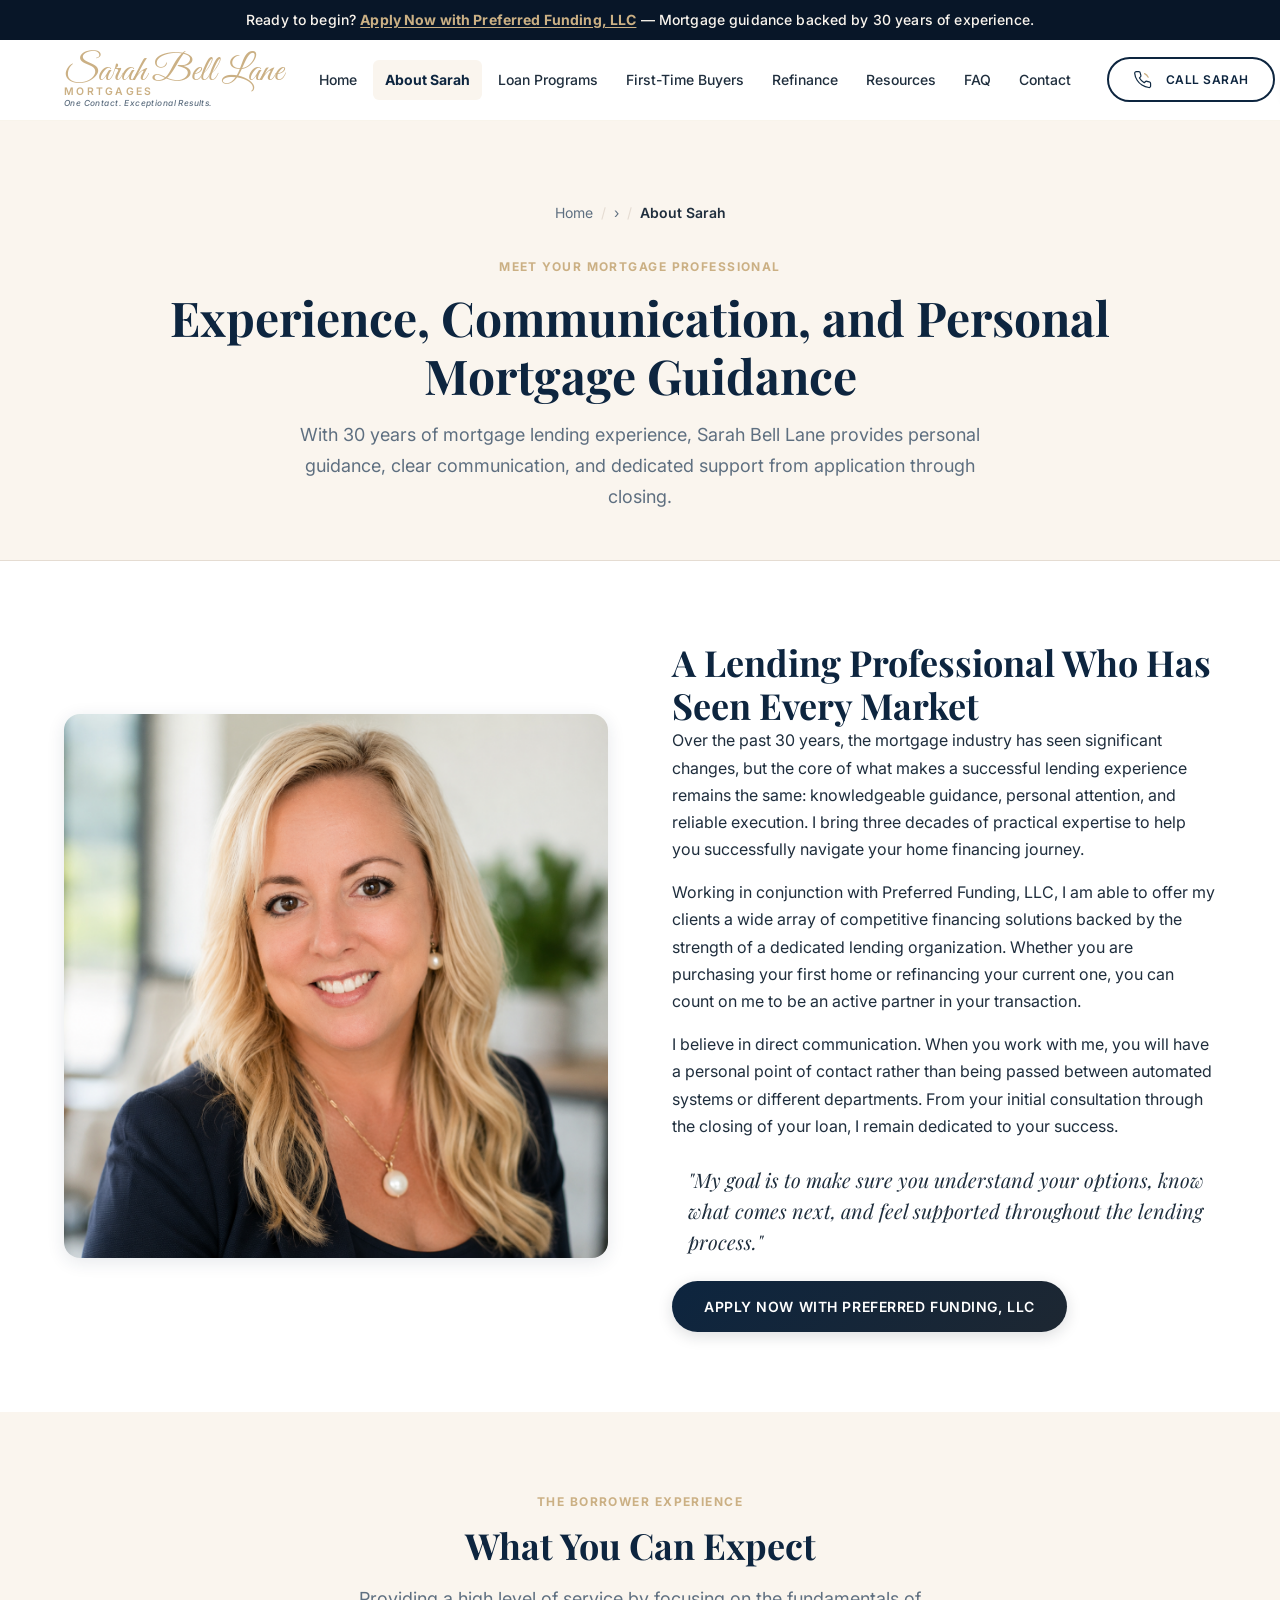
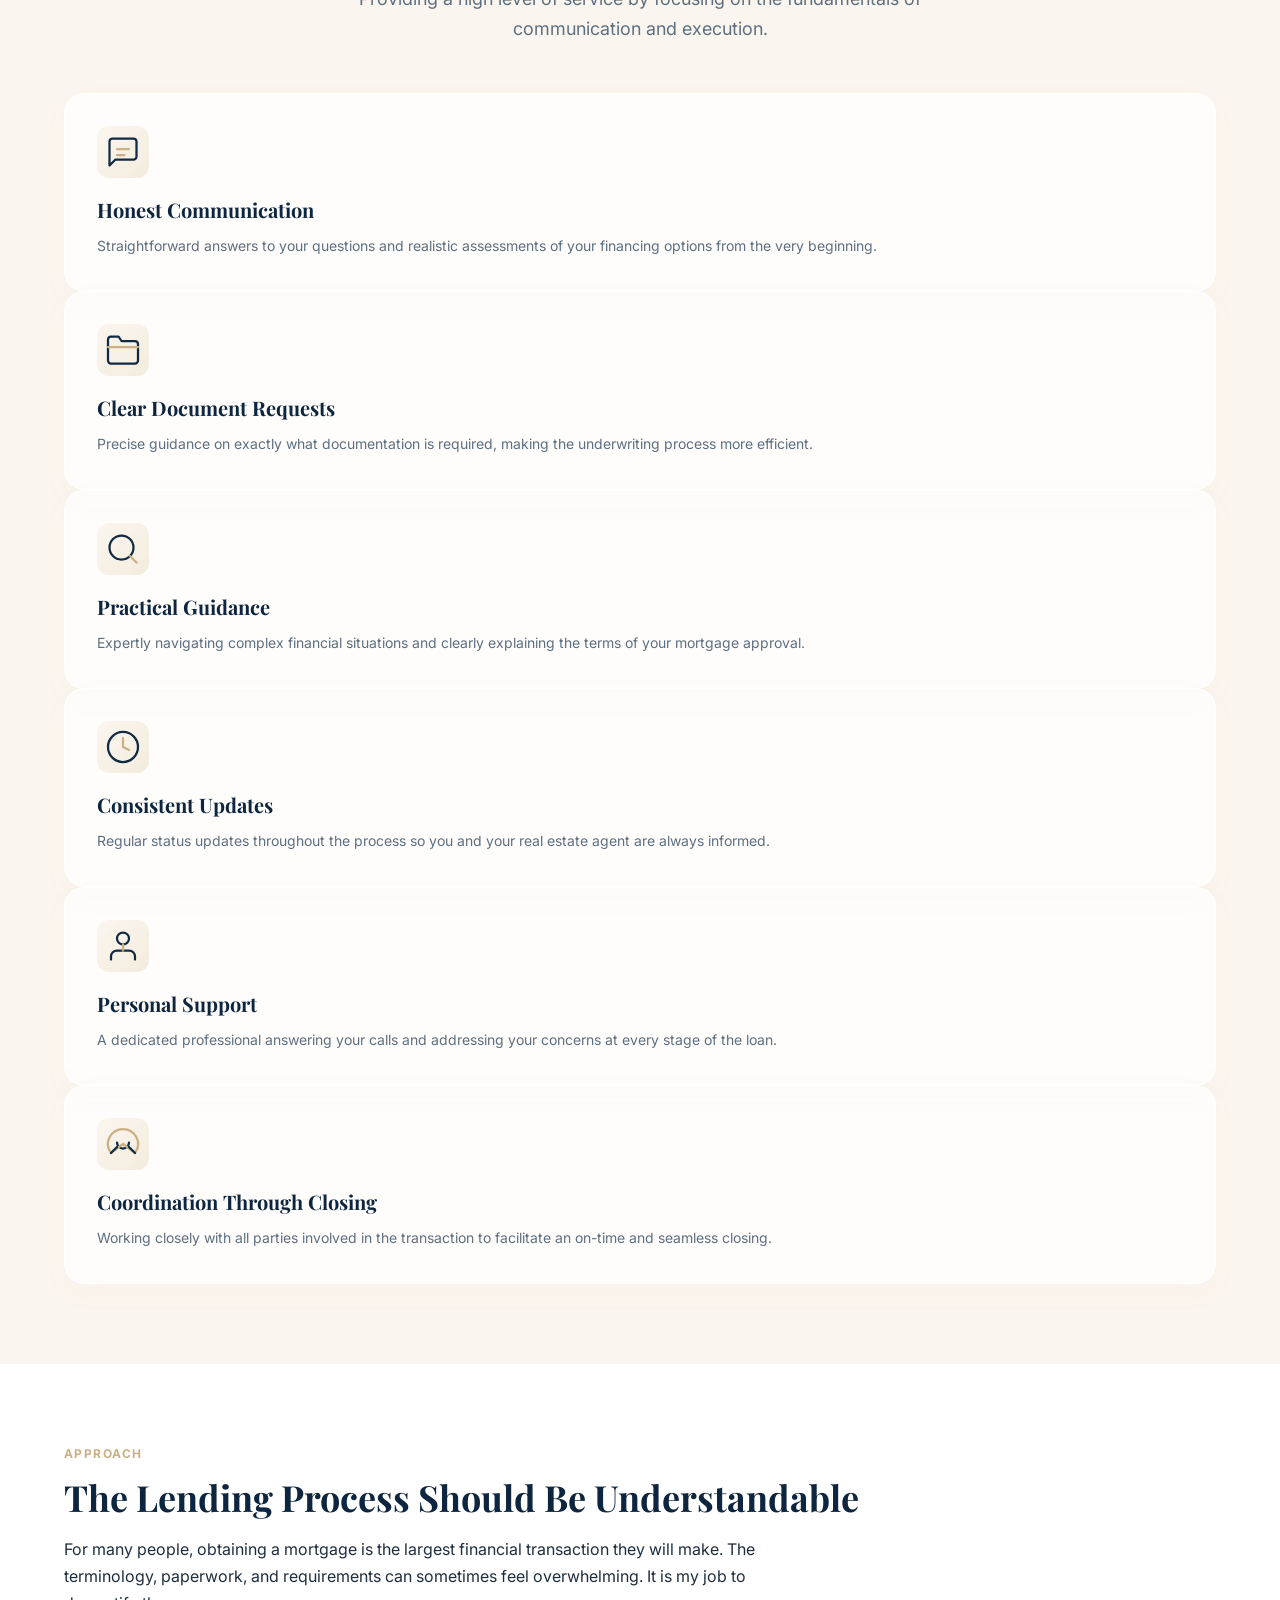
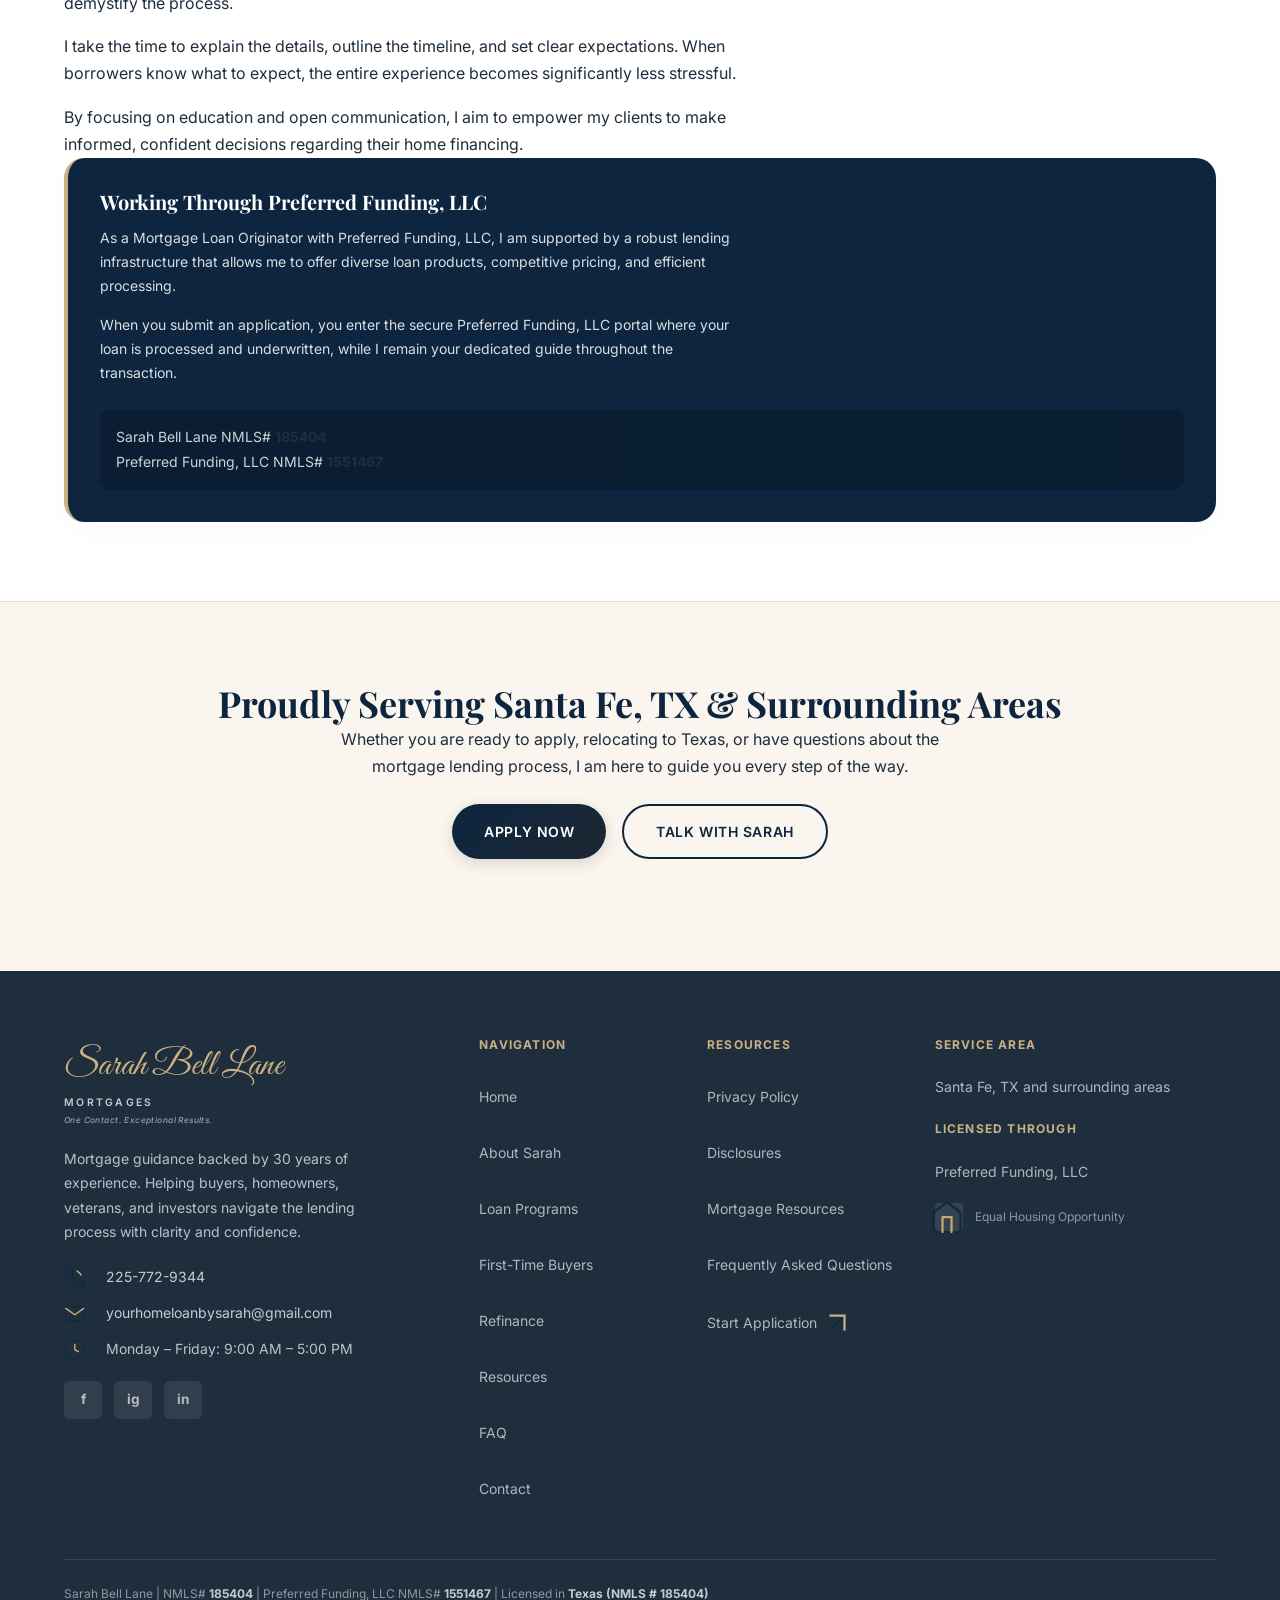
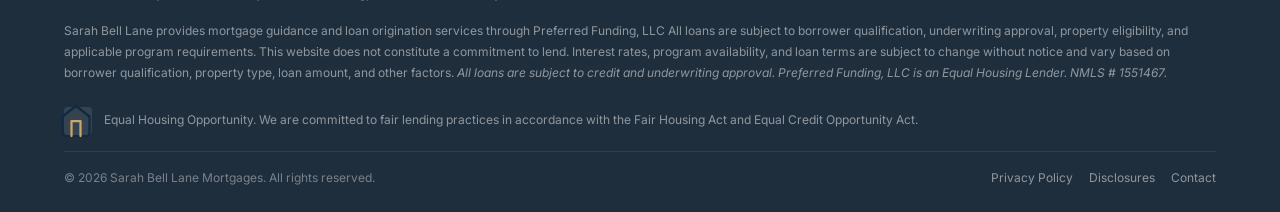
<file: about.html>
<!DOCTYPE html>
<html lang="en">
<head>
  <meta charset="UTF-8">
  <meta name="viewport" content="width=device-width, initial-scale=1.0">
  <title>Experience, Communication, and Personal Mortgage Guidance | Sarah Bell Lane Mortgages</title>
  <meta name="description" content="With 30 years of mortgage lending experience, Sarah Bell Lane provides personal guidance, clear communication, and dedicated support from application through closing.">
  <link rel="canonical" href="https://yourhomeloanbysarah.com/about.html">
  <meta property="og:type" content="website">
  <meta property="og:title" content="Experience, Communication, and Personal Mortgage Guidance | Sarah Bell Lane Mortgages">
  <meta property="og:description" content="With 30 years of mortgage lending experience, Sarah Bell Lane provides personal guidance, clear communication, and dedicated support from application through closing.">
  <meta property="og:url" content="https://yourhomeloanbysarah.com/about.html">
  <meta property="og:image" content="https://sblmortgages.com/assets/images/sarah-bell-lane-headshot.png">
  <meta property="og:site_name" content="Sarah Bell Lane Mortgages">
  <meta name="twitter:card" content="summary_large_image">
  <meta name="twitter:title" content="Experience, Communication, and Personal Mortgage Guidance | Sarah Bell Lane Mortgages">
  <meta name="twitter:description" content="With 30 years of mortgage lending experience, Sarah Bell Lane provides personal guidance, clear communication, and dedicated support from application through closing.">
  <meta name="twitter:image" content="https://sblmortgages.com/assets/images/sarah-bell-lane-headshot.png">
  <link rel="manifest" href="site.webmanifest">
  <meta name="theme-color" content="#17324D">
  <link rel="preconnect" href="https://fonts.googleapis.com">
  <link rel="preconnect" href="https://fonts.gstatic.com" crossorigin>
  <link href="https://fonts.googleapis.com/css2?family=Inter:wght@400;500;600;700&family=Playfair+Display:wght@700&display=swap" rel="stylesheet">
  <link rel="stylesheet" href="assets/css/styles.css">
  <script type="application/ld+json">
  [
    {
      "@context": "https://schema.org",
      "@type": "Person",
      "name": "Sarah Bell Lane",
      "jobTitle": "Mortgage Loan Originator",
      "description": "Mortgage lending professional with 30 years of industry experience providing personal mortgage guidance, clear communication, and support from application through closing.",
      "worksFor": {
        "@type": "Organization",
        "name": "Preferred Funding, LLC",
        "url": "https://www.preferredfundinginc.com"
      },
      "url": "https://yourhomeloanbysarah.com/about.html"
    },
    {
      "@context": "https://schema.org",
      "@type": "BreadcrumbList",
      "itemListElement": [
        {"@type": "ListItem", "position": 1, "name": "Home", "item": "https://yourhomeloanbysarah.com/index.html"},
        {"@type": "ListItem", "position": 2, "name": "About Sarah", "item": "https://yourhomeloanbysarah.com/about.html"}
      ]
    },
    {
      "@context": "https://schema.org",
      "@type": "WebPage",
      "name": "Experience, Communication, and Personal Mortgage Guidance",
      "url": "https://yourhomeloanbysarah.com/about.html",
      "breadcrumb": {"@type": "BreadcrumbList", "itemListElement": [{"@type": "ListItem", "position": 1, "name": "Home"}, {"@type": "ListItem", "position": 2, "name": "About Sarah"}]}
    }
  ]
  </script>
</head>
<body>

<a href="#main-content" class="skip-link">Skip to main content</a>

<div class="announcement-bar" role="complementary" aria-label="Site announcement">
  Ready to begin? <a href="https://www.preferredfundinginc.com/applications" target="_blank" rel="noopener noreferrer" aria-label="Apply Now with Preferred Funding, LLC — opens in new tab" data-external-confirm>Apply Now with Preferred Funding, LLC</a> — Mortgage guidance backed by 30 years of experience.
</div>

<header class="site-header" role="banner">
  <div class="container">
    <div class="header-inner">
      <a href="index.html" class="site-logo" aria-label="Sarah Bell Lane Mortgages — Return to homepage">
        <span class="logo-name">Sarah Bell Lane</span>
        <span class="logo-sub">Mortgages</span>
        <span class="logo-tagline">One Contact. Exceptional Results.</span>
      </a>
      <nav class="primary-nav" aria-label="Primary navigation">
        <a href="index.html">Home</a>
        <a href="about.html" aria-current="page">About Sarah</a>
        <a href="loan-programs.html">Loan Programs</a>
        <a href="first-time-homebuyers.html">First-Time Buyers</a>
        <a href="refinance.html">Refinance</a>
        <a href="resources.html">Resources</a>
        <a href="faq.html">FAQ</a>
        <a href="contact.html">Contact</a>
      </nav>
      <div class="header-actions">
        <a href="tel:2257729344" class="btn btn-secondary btn-sm btn-call-header" aria-label="Call Sarah Bell Lane"><svg width="24" height="24" class="coastal-icon icon-phone" viewBox="0 0 24 24" fill="none" stroke="currentColor" stroke-width="1.5" stroke-linecap="round" stroke-linejoin="round"><path d="M22 16.92v3a2 2 0 0 1-2.18 2 19.79 19.79 0 0 1-8.63-3.07 19.5 19.5 0 0 1-6-6 19.79 19.79 0 0 1-3.07-8.67A2 2 0 0 1 4.11 2h3a2 2 0 0 1 2 1.72 12.84 12.84 0 0 0 .7 2.81 2 2 0 0 1-.45 2.11L8.09 9.91a16 16 0 0 0 6 6l1.27-1.27a2 2 0 0 1 2.11-.45 12.84 12.84 0 0 0 2.81.7A2 2 0 0 1 22 16.92z" stroke="#102A43"/><path class="accent-gold waves" d="M14.5 4.5c2 1 3.5 2.5 4.5 4.5" stroke="#C9A66B"/></svg> Call Sarah</a>
        <a href="https://www.preferredfundinginc.com/applications" class="btn btn-primary btn-sm" target="_blank" rel="noopener noreferrer" aria-label="Apply Now — opens Preferred Funding, LLC secure application portal in a new tab" data-external-confirm>Apply Now</a>
      </div>
      <button class="nav-toggle" id="nav-toggle" aria-label="Open navigation menu" aria-expanded="false" aria-controls="mobile-nav">
        <span></span><span></span><span></span>
      </button>
    </div>
  </div>
</header>

<nav class="mobile-nav" id="mobile-nav" aria-label="Mobile navigation" aria-hidden="true">
  <div class="mobile-nav-header">
    <a href="index.html" class="site-logo" aria-label="Sarah Bell Lane Mortgages">
      <span class="logo-name">Sarah Bell Lane</span>
      <span class="logo-sub">Mortgages</span>
      <span class="logo-tagline">One Contact. Exceptional Results.</span>
    </a>
    <button class="mobile-nav-close" id="mobile-nav-close" aria-label="Close navigation menu"><svg width="20" height="20" class="coastal-icon close-icon" viewBox="0 0 24 24" fill="none" stroke="currentColor" stroke-width="1.5" style="width: 1.25rem; height: 1.25rem;"><line x1="18" y1="6" x2="6" y2="18" stroke="#102A43"></line><line x1="6" y1="6" x2="18" y2="18" stroke="#102A43"></line></svg></button>
  </div>
  <ul role="list">
    <li><a href="index.html">Home</a></li>
    <li><a href="about.html" aria-current="page">About Sarah</a></li>
    <li><a href="loan-programs.html">Loan Programs</a></li>
    <li><a href="first-time-homebuyers.html">First-Time Buyers</a></li>
    <li><a href="refinance.html">Refinance</a></li>
    <li><a href="resources.html">Resources</a></li>
    <li><a href="faq.html">FAQ</a></li>
    <li><a href="contact.html">Contact</a></li>
  </ul>
  <div class="mobile-nav-actions">
    <a href="tel:2257729344" class="btn btn-secondary btn-block" aria-label="Call Sarah Bell Lane"><svg width="24" height="24" class="coastal-icon icon-phone" viewBox="0 0 24 24" fill="none" stroke="currentColor" stroke-width="1.5" stroke-linecap="round" stroke-linejoin="round"><path d="M22 16.92v3a2 2 0 0 1-2.18 2 19.79 19.79 0 0 1-8.63-3.07 19.5 19.5 0 0 1-6-6 19.79 19.79 0 0 1-3.07-8.67A2 2 0 0 1 4.11 2h3a2 2 0 0 1 2 1.72 12.84 12.84 0 0 0 .7 2.81 2 2 0 0 1-.45 2.11L8.09 9.91a16 16 0 0 0 6 6l1.27-1.27a2 2 0 0 1 2.11-.45 12.84 12.84 0 0 0 2.81.7A2 2 0 0 1 22 16.92z" stroke="#102A43"/><path class="accent-gold waves" d="M14.5 4.5c2 1 3.5 2.5 4.5 4.5" stroke="#C9A66B"/></svg> Call Sarah</a>
    <a href="https://www.preferredfundinginc.com/applications" class="btn btn-primary btn-block" target="_blank" rel="noopener noreferrer" aria-label="Apply Now — opens Preferred Funding, LLC secure application portal in a new tab" data-external-confirm>Apply Now</a>
  </div>
</nav>

<main id="main-content">
  <section class="page-header py-lg bg-warm-white text-center section">
    <div class="container">
      <nav aria-label="Breadcrumb" class="breadcrumb" style="margin-bottom: var(--space-4);">
        <ol role="list" style="list-style: none; padding: 0; margin: 0; display: inline-flex; gap: 0.5rem; font-size: var(--text-sm); color: var(--text-light);">
          <li><a href="index.html" style="color: var(--color-navy); text-decoration: none;">Home</a></li>
          <li aria-hidden="true">&rsaquo;</li>
          <li><span aria-current="page">About Sarah</span></li>
        </ol>
      </nav>
      <span class="eyebrow">Meet Your Mortgage Professional</span>
      <h1 class="page-title">Experience, Communication, and Personal Mortgage Guidance</h1>
      <p class="page-lead" style="max-width: 700px; margin: 0 auto;">With 30 years of mortgage lending experience, Sarah Bell Lane provides personal guidance, clear communication, and dedicated support from application through closing.</p>
    </div>
  </section>

  <section class="py-lg section">
    <div class="container">
      <div class="about-split">
        <div class="about-media">
          <img src="assets/images/sarah-bell-lane-headshot.png" alt="Sarah Bell Lane" loading="lazy" style="border-radius: var(--radius-lg); width: 100%; height: auto; box-shadow: var(--shadow-md);">
        </div>
        <div class="about-content">
          <h2>A Lending Professional Who Has Seen Every Market</h2>
          <p>Over the past 30 years, the mortgage industry has seen significant changes, but the core of what makes a successful lending experience remains the same: knowledgeable guidance, personal attention, and reliable execution. I bring three decades of practical expertise to help you successfully navigate your home financing journey.</p>
          <p>Working in conjunction with Preferred Funding, LLC, I am able to offer my clients a wide array of competitive financing solutions backed by the strength of a dedicated lending organization. Whether you are purchasing your first home or refinancing your current one, you can count on me to be an active partner in your transaction.</p>
          <p>I believe in direct communication. When you work with me, you will have a personal point of contact rather than being passed between automated systems or different departments. From your initial consultation through the closing of your loan, I remain dedicated to your success.</p>
          <blockquote style="margin: var(--space-6) 0; padding-left: var(--space-4); border-left: 4px solid var(--color-gold); font-size: 1.25rem; font-style: italic; color: var(--color-navy);">"My goal is to make sure you understand your options, know what comes next, and feel supported throughout the lending process."</blockquote>
          <a href="https://www.preferredfundinginc.com/applications" class="btn btn-primary" target="_blank" rel="noopener noreferrer" data-external-confirm>Apply Now with Preferred Funding, LLC</a>
        </div>
      </div>
    </div>
  </section>

  <section class="bg-warm-white py-lg section">
    <div class="container">
      <div class="section-header text-center">
        <span class="eyebrow">The Borrower Experience</span>
        <h2>What You Can Expect</h2>
        <p>Providing a high level of service by focusing on the fundamentals of communication and execution.</p>
      </div>
      <div class="grid-3">
        <div class="card">
          <div class="card-body">
            <div class="card-icon" style="font-size: 2.0rem;"><svg width="24" height="24" class="coastal-icon icon-chat" viewBox="0 0 24 24" fill="none" stroke="currentColor" stroke-width="1.5" stroke-linecap="round" stroke-linejoin="round"><path d="M21 15a2 2 0 0 1-2 2H7l-4 4V5a2 2 0 0 1 2-2h14a2 2 0 0 1 2 2z" stroke="#102A43"/><path class="accent-gold" d="M8 10h8M8 14h5" stroke="#C9A66B"/></svg></div>
            <h3 class="card-title">Honest Communication</h3>
            <p class="card-text">Straightforward answers to your questions and realistic assessments of your financing options from the very beginning.</p>
          </div>
        </div>
        <div class="card">
          <div class="card-body">
            <div class="card-icon" style="font-size: 2.0rem;"><svg width="24" height="24" class="coastal-icon icon-folder" viewBox="0 0 24 24" fill="none" stroke="currentColor" stroke-width="1.5" stroke-linecap="round" stroke-linejoin="round"><path d="M22 19a2 2 0 0 1-2 2H4a2 2 0 0 1-2-2V5a2 2 0 0 1 2-2h5l2 3h9a2 2 0 0 1 2 2z" stroke="#102A43"/><path class="accent-gold" d="M2 10h20" stroke="#C9A66B"/></svg></div>
            <h3 class="card-title">Clear Document Requests</h3>
            <p class="card-text">Precise guidance on exactly what documentation is required, making the underwriting process more efficient.</p>
          </div>
        </div>
        <div class="card">
          <div class="card-body">
            <div class="card-icon" style="font-size: 2.0rem;"><svg width="24" height="24" class="coastal-icon icon-search" viewBox="0 0 24 24" fill="none" stroke="currentColor" stroke-width="1.5" stroke-linecap="round" stroke-linejoin="round"><circle cx="11" cy="11" r="8" stroke="#102A43"/><line x1="21" y1="21" x2="16.65" y2="16.65" stroke="#C9A66B" class="accent-gold"/></svg></div>
            <h3 class="card-title">Practical Guidance</h3>
            <p class="card-text">Expertly navigating complex financial situations and clearly explaining the terms of your mortgage approval.</p>
          </div>
        </div>
        <div class="card">
          <div class="card-body">
            <div class="card-icon" style="font-size: 2.0rem;"><svg width="24" height="24" class="coastal-icon icon-clock" viewBox="0 0 24 24" fill="none" stroke="currentColor" stroke-width="1.5" stroke-linecap="round" stroke-linejoin="round"><circle cx="12" cy="12" r="10" stroke="#102A43"/><polyline points="12 6 12 12 16 14" stroke="#C9A66B" class="accent-gold"/></svg></div>
            <h3 class="card-title">Consistent Updates</h3>
            <p class="card-text">Regular status updates throughout the process so you and your real estate agent are always informed.</p>
          </div>
        </div>
        <div class="card">
          <div class="card-body">
            <div class="card-icon" style="font-size: 2.0rem;"><svg width="24" height="24" class="coastal-icon icon-user" viewBox="0 0 24 24" fill="none" stroke="currentColor" stroke-width="1.5" stroke-linecap="round" stroke-linejoin="round"><path d="M20 21v-2a4 4 0 0 0-4-4H8a4 4 0 0 0-4 4v2" stroke="#102A43"/><circle cx="12" cy="7" r="4" stroke="#102A43"/><path class="accent-gold" d="M12 11v4" stroke="#C9A66B"/></svg></div>
            <h3 class="card-title">Personal Support</h3>
            <p class="card-text">A dedicated professional answering your calls and addressing your concerns at every stage of the loan.</p>
          </div>
        </div>
        <div class="card">
          <div class="card-body">
            <div class="card-icon" style="font-size: 2.0rem;"><svg width="24" height="24" class="coastal-icon icon-handshake" viewBox="0 0 24 24" fill="none" stroke="currentColor" stroke-width="1.5" stroke-linecap="round" stroke-linejoin="round"><path d="M16 11c0 2.2-1.8 4-4 4s-4-1.8-4-4" stroke="#102A43"/><path class="accent-gold" d="M12 2a10 10 0 0 0-8 16l8-6 8 6a10 10 0 0 0-8-16z" stroke="#C9A66B"/><path d="M8 14l-4 4M16 14l4 4" stroke="#102A43"/></svg></div>
            <h3 class="card-title">Coordination Through Closing</h3>
            <p class="card-text">Working closely with all parties involved in the transaction to facilitate an on-time and seamless closing.</p>
          </div>
        </div>
      </div>
    </div>
  </section>

  <section class="py-lg section bg-white">
    <div class="container">
      <div class="grid-2" style="gap: var(--space-8); align-items: center;">
        <div>
          <span class="eyebrow">Approach</span>
          <h2 style="margin-bottom: var(--space-4);">The Lending Process Should Be Understandable</h2>
          <p style="margin-bottom: var(--space-4);">For many people, obtaining a mortgage is the largest financial transaction they will make. The terminology, paperwork, and requirements can sometimes feel overwhelming. It is my job to demystify the process.</p>
          <p style="margin-bottom: var(--space-4);">I take the time to explain the details, outline the timeline, and set clear expectations. When borrowers know what to expect, the entire experience becomes significantly less stressful.</p>
          <p>By focusing on education and open communication, I aim to empower my clients to make informed, confident decisions regarding their home financing.</p>
        </div>
        <div class="callout callout-navy">
          <h3>Working Through Preferred Funding, LLC</h3>
          <p>As a Mortgage Loan Originator with Preferred Funding, LLC, I am supported by a robust lending infrastructure that allows me to offer diverse loan products, competitive pricing, and efficient processing.</p>
          <p style="margin-bottom: var(--space-6);">When you submit an application, you enter the secure Preferred Funding, LLC portal where your loan is processed and underwritten, while I remain your dedicated guide throughout the transaction.</p>
          <div class="disclosure-box" style="background: rgba(0,0,0,0.2); padding: var(--space-4); border-radius: var(--radius-md); font-size: var(--text-sm); color: rgba(255,255,255,0.8); border: none;">
            Sarah Bell Lane NMLS# <strong>185404</strong><br>
            Preferred Funding, LLC NMLS# <strong>1551467</strong>
          </div>
        </div>
      </div>
    </div>
  </section>

  <section class="final-cta py-lg text-center bg-warm-white section" style="border-top: 1px solid var(--color-light-gray);">
    <div class="container">
      <h2>Proudly Serving Santa Fe, TX & Surrounding Areas</h2>
      <p style="max-width: 600px; margin: 0 auto var(--space-6);">Whether you are ready to apply, relocating to Texas, or have questions about the mortgage lending process, I am here to guide you every step of the way.</p>
      <div class="hero-actions" style="justify-content: center;">
        <a href="https://www.preferredfundinginc.com/applications" class="btn btn-primary" target="_blank" rel="noopener noreferrer" data-external-confirm>Apply Now</a>
        <a href="contact.html" class="btn btn-secondary">Talk With Sarah</a>
      </div>
    </div>
  </section>
</main>

<footer class="site-footer" role="contentinfo">
  <div class="container">
    <div class="footer-grid">
      <div class="footer-brand">
        <span class="logo-name">Sarah Bell Lane</span>
        <span class="logo-sub">Mortgages</span>
        <span class="logo-tagline">One Contact. Exceptional Results.</span>
        <p>Mortgage guidance backed by 30 years of experience. Helping buyers, homeowners, veterans, and investors navigate the lending process with clarity and confidence.</p>
        <div class="footer-contact-item">
          <span aria-hidden="true"><svg width="24" height="24" class="coastal-icon icon-phone" viewBox="0 0 24 24" fill="none" stroke="currentColor" stroke-width="1.5" stroke-linecap="round" stroke-linejoin="round"><path d="M22 16.92v3a2 2 0 0 1-2.18 2 19.79 19.79 0 0 1-8.63-3.07 19.5 19.5 0 0 1-6-6 19.79 19.79 0 0 1-3.07-8.67A2 2 0 0 1 4.11 2h3a2 2 0 0 1 2 1.72 12.84 12.84 0 0 0 .7 2.81 2 2 0 0 1-.45 2.11L8.09 9.91a16 16 0 0 0 6 6l1.27-1.27a2 2 0 0 1 2.11-.45 12.84 12.84 0 0 0 2.81.7A2 2 0 0 1 22 16.92z" stroke="#102A43"/><path class="accent-gold waves" d="M14.5 4.5c2 1 3.5 2.5 4.5 4.5" stroke="#C9A66B"/></svg></span>
          <a href="tel:2257729344">225-772-9344</a>
        </div>
        <div class="footer-contact-item">
          <span aria-hidden="true"><svg width="24" height="24" class="coastal-icon icon-email" viewBox="0 0 24 24" fill="none" stroke="currentColor" stroke-width="1.5" stroke-linecap="round" stroke-linejoin="round"><path d="M4 4h16c1.1 0 2 .9 2 2v12c0 1.1-.9 2-2 2H4c-1.1 0-2-.9-2-2V6c0-1.1.9-2 2-2z" stroke="#102A43"/><polyline class="accent-gold" points="22,6 12,13 2,6" stroke="#C9A66B"/></svg></span>
          <a href="mailto:yourhomeloanbysarah@gmail.com">yourhomeloanbysarah@gmail.com</a>
        </div>
        <div class="footer-contact-item">
          <span aria-hidden="true"><svg width="24" height="24" class="coastal-icon icon-clock" viewBox="0 0 24 24" fill="none" stroke="currentColor" stroke-width="1.5" stroke-linecap="round" stroke-linejoin="round"><circle cx="12" cy="12" r="10" stroke="#102A43"/><polyline points="12 6 12 12 16 14" stroke="#C9A66B" class="accent-gold"/></svg></span>
          <span>Monday – Friday: 9:00 AM – 5:00 PM</span>
        </div>
        <div class="footer-social">
          <a href="https://www.facebook.com/yourhomeloanbysarah" target="_blank" rel="noopener noreferrer" aria-label="Sarah Bell Lane on Facebook">f</a>
          <a href="https://www.instagram.com/yourhomeloanbysarah" target="_blank" rel="noopener noreferrer" aria-label="Sarah Bell Lane on Instagram">ig</a>
          <a href="https://www.linkedin.com" target="_blank" rel="noopener noreferrer" aria-label="Sarah Bell Lane on LinkedIn">in</a>
        </div>
      </div>
      <div>
        <p class="footer-heading">Navigation</p>
        <nav class="footer-nav" aria-label="Footer navigation">
          <a href="index.html">Home</a>
          <a href="about.html">About Sarah</a>
          <a href="loan-programs.html">Loan Programs</a>
          <a href="first-time-homebuyers.html">First-Time Buyers</a>
          <a href="refinance.html">Refinance</a>
          <a href="resources.html">Resources</a>
          <a href="faq.html">FAQ</a>
          <a href="contact.html">Contact</a>
        </nav>
      </div>
      <div>
        <p class="footer-heading">Resources</p>
        <nav class="footer-nav" aria-label="Resources navigation">
          <a href="privacy-policy.html">Privacy Policy</a>
          <a href="disclosures.html">Disclosures</a>
          <a href="resources.html">Mortgage Resources</a>
          <a href="faq.html">Frequently Asked Questions</a>
          <a href="https://www.preferredfundinginc.com/applications" target="_blank" rel="noopener noreferrer" data-external-confirm>Start Application <svg width="20" height="20" class="coastal-icon link-arrow-icon" viewBox="0 0 24 24" fill="none" stroke="currentColor" stroke-width="1.5" style="width: 0.85rem; height: 0.85rem; display: inline-block; vertical-align: middle; margin-left: 0.15rem;"><line x1="7" y1="17" x2="17" y2="7" stroke="#102A43"></line><polyline points="7 7 17 7 17 17" stroke="#C9A66B" class="accent-gold"></polyline></svg></a>
        </nav>
      </div>
      <div>
        <p class="footer-heading">Service Area</p>
        <p style="font-size: var(--text-sm); color: rgba(255,255,255,0.65); margin-bottom: var(--space-5); max-width:100%;">Santa Fe, TX and surrounding areas</p>
        <p class="footer-heading">Licensed Through</p>
        <p style="font-size: var(--text-sm); color: rgba(255,255,255,0.65); max-width:100%; margin-bottom: var(--space-5);">Preferred Funding, LLC</p>
        <div class="footer-eho">
          <span class="eho-symbol" aria-hidden="true"><svg width="24" height="24" class="coastal-icon icon-house" style="width: 1.25rem; height: 1.25rem; margin-right: 0.25rem;" viewBox="0 0 24 24" fill="none" stroke="currentColor" stroke-width="1.5" stroke-linecap="round" stroke-linejoin="round"><path d="M3 9l9-7 9 7v11a2 2 0 0 1-2 2H5a2 2 0 0 1-2-2z" stroke="#102A43"/><polyline points="9 22 9 12 15 12 15 22" stroke="#C9A66B"/></svg></span>
          <span>Equal Housing Opportunity</span>
        </div>
      </div>
    </div>
    <div class="footer-bottom">
      <div class="footer-bottom-inner">
        <div class="footer-nmls">
          Sarah Bell Lane | NMLS# <strong>185404</strong> | Preferred Funding, LLC NMLS# <strong>1551467</strong> | Licensed in <strong>Texas (NMLS # 185404)</strong>
        </div>
        <div class="footer-disclosure">
          Sarah Bell Lane provides mortgage guidance and loan origination services through Preferred Funding, LLC All loans are subject to borrower qualification, underwriting approval, property eligibility, and applicable program requirements. This website does not constitute a commitment to lend. Interest rates, program availability, and loan terms are subject to change without notice and vary based on borrower qualification, property type, loan amount, and other factors. <em>All loans are subject to credit and underwriting approval. Preferred Funding, LLC is an Equal Housing Lender. NMLS # 1551467.</em>
        </div>
        <div class="footer-eho">
          <span class="eho-symbol" aria-hidden="true"><svg width="24" height="24" class="coastal-icon icon-house" style="width: 1.25rem; height: 1.25rem; margin-right: 0.25rem;" viewBox="0 0 24 24" fill="none" stroke="currentColor" stroke-width="1.5" stroke-linecap="round" stroke-linejoin="round"><path d="M3 9l9-7 9 7v11a2 2 0 0 1-2 2H5a2 2 0 0 1-2-2z" stroke="#102A43"/><polyline points="9 22 9 12 15 12 15 22" stroke="#C9A66B"/></svg></span>
          <span>Equal Housing Opportunity. We are committed to fair lending practices in accordance with the Fair Housing Act and Equal Credit Opportunity Act.</span>
        </div>
        <div class="footer-legal-row">
          <span>&#169; <span data-year></span> Sarah Bell Lane Mortgages. All rights reserved.</span>
          <div class="footer-legal-links">
            <a href="privacy-policy.html">Privacy Policy</a>
            <a href="disclosures.html">Disclosures</a>
            <a href="contact.html">Contact</a>
          </div>
        </div>
      </div>
    </div>
  </div>
</footer>

<button class="back-to-top" id="back-to-top" aria-label="Back to top of page"><svg width="20" height="20" class="coastal-icon arrow-icon" viewBox="0 0 24 24" fill="none" stroke="currentColor" stroke-width="1.5" style="width: 1.25rem; height: 1.25rem;"><line x1="12" y1="19" x2="12" y2="5" stroke="#102A43"></line><polyline points="5 12 12 5 19 12" stroke="#C9A66B" class="accent-gold"></polyline></svg></button>

<div class="mobile-sticky-bar" aria-label="Mobile quick actions">
  <div class="mobile-sticky-inner">
    <a href="tel:2257729344" class="btn btn-secondary btn-block" aria-label="Call Sarah Bell Lane"><svg width="24" height="24" class="coastal-icon icon-phone" viewBox="0 0 24 24" fill="none" stroke="currentColor" stroke-width="1.5" stroke-linecap="round" stroke-linejoin="round"><path d="M22 16.92v3a2 2 0 0 1-2.18 2 19.79 19.79 0 0 1-8.63-3.07 19.5 19.5 0 0 1-6-6 19.79 19.79 0 0 1-3.07-8.67A2 2 0 0 1 4.11 2h3a2 2 0 0 1 2 1.72 12.84 12.84 0 0 0 .7 2.81 2 2 0 0 1-.45 2.11L8.09 9.91a16 16 0 0 0 6 6l1.27-1.27a2 2 0 0 1 2.11-.45 12.84 12.84 0 0 0 2.81.7A2 2 0 0 1 22 16.92z" stroke="#102A43"/><path class="accent-gold waves" d="M14.5 4.5c2 1 3.5 2.5 4.5 4.5" stroke="#C9A66B"/></svg> Call Sarah</a>
    <a href="https://www.preferredfundinginc.com/applications" class="btn btn-primary btn-block" target="_blank" rel="noopener noreferrer" aria-label="Apply Now — opens Preferred Funding, LLC application in a new tab" data-external-confirm>Apply Now</a>
  </div>
</div>

<div class="external-notice" id="external-notice" role="dialog" aria-labelledby="external-notice-title" aria-modal="true">
  <div class="external-notice-box">
    <h3 id="external-notice-title">You Are Leaving This Website</h3>
    <p>You are being redirected to the Preferred Funding, LLC secure application portal. You will leave Sarah Bell Lane Mortgages and enter the Preferred Funding, LLC system, which maintains its own privacy practices and terms of use.</p>
    <div class="external-notice-actions">
      <button class="btn btn-primary" id="external-proceed">Continue to Application</button>
      <button class="btn btn-secondary" id="external-cancel">Go Back</button>
    </div>
  </div>
</div>

<script src="assets/js/main.js"></script>
</body>
</html>
</file>
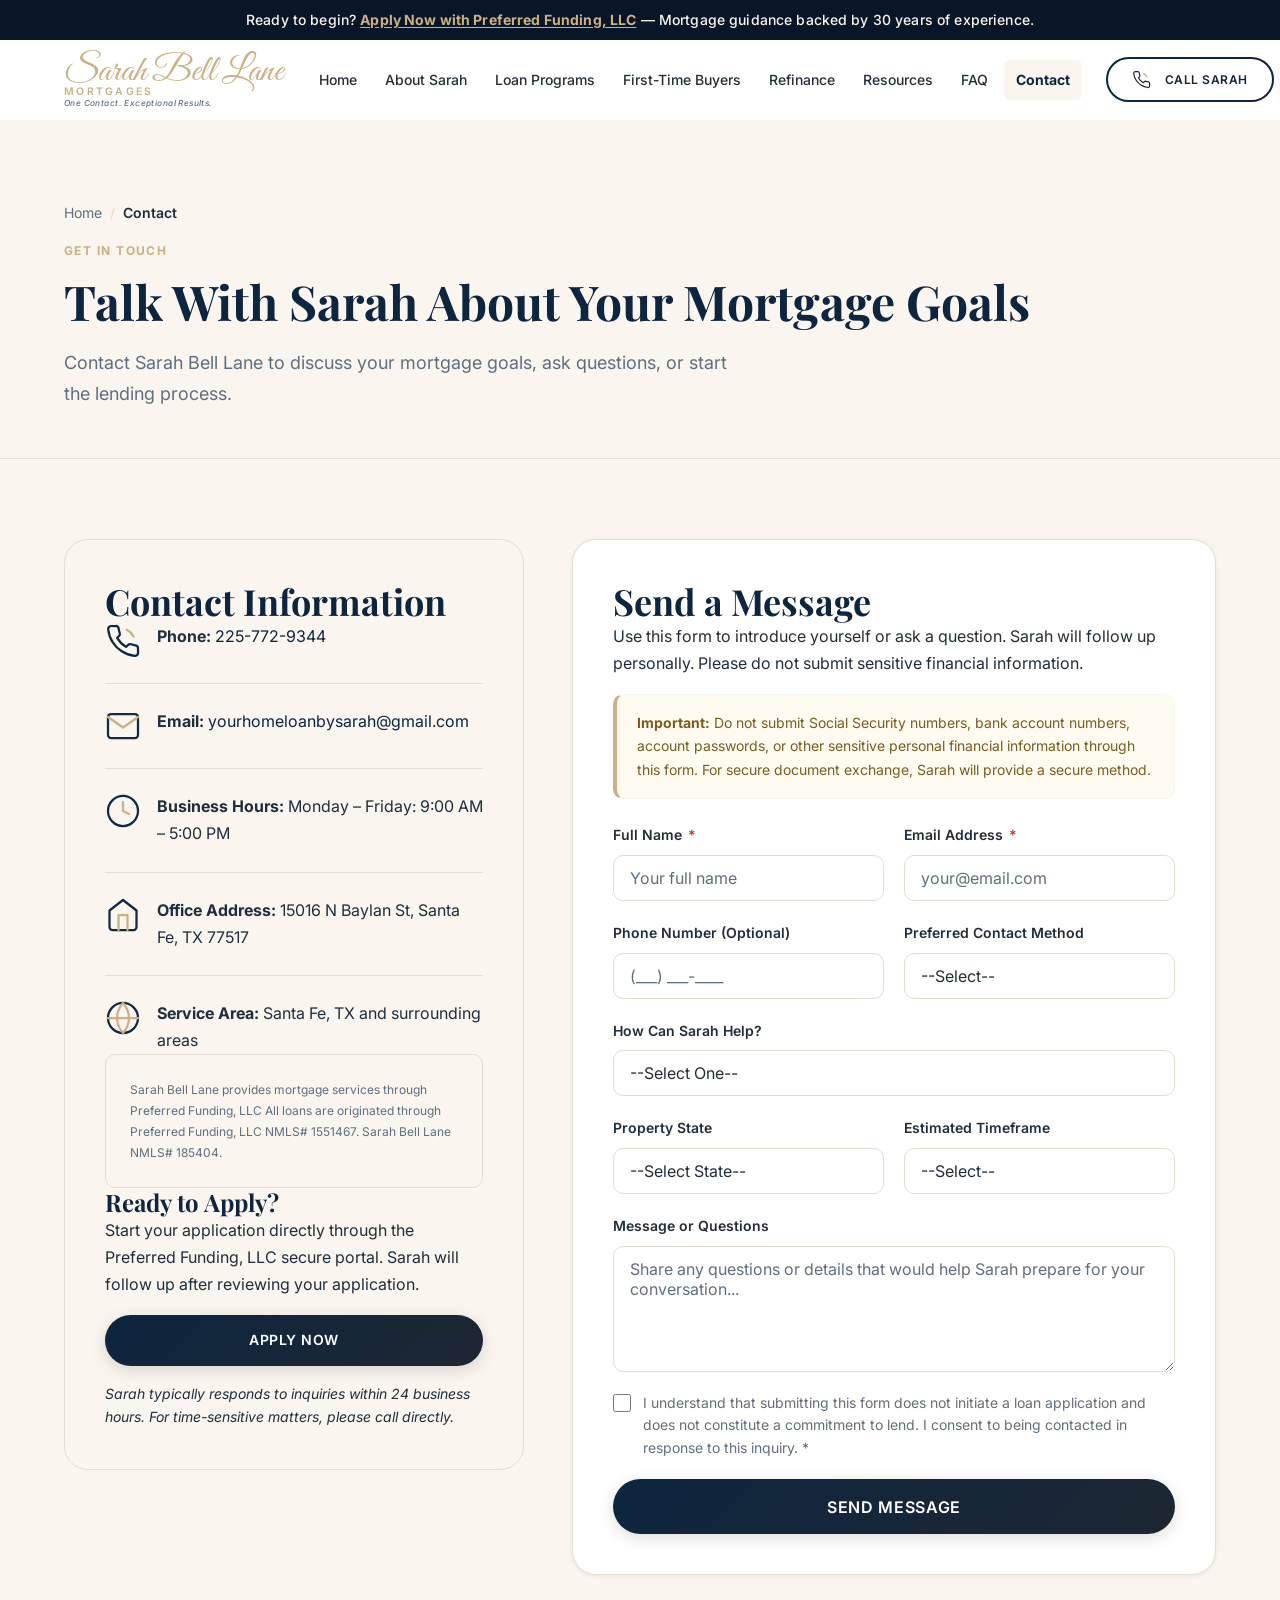
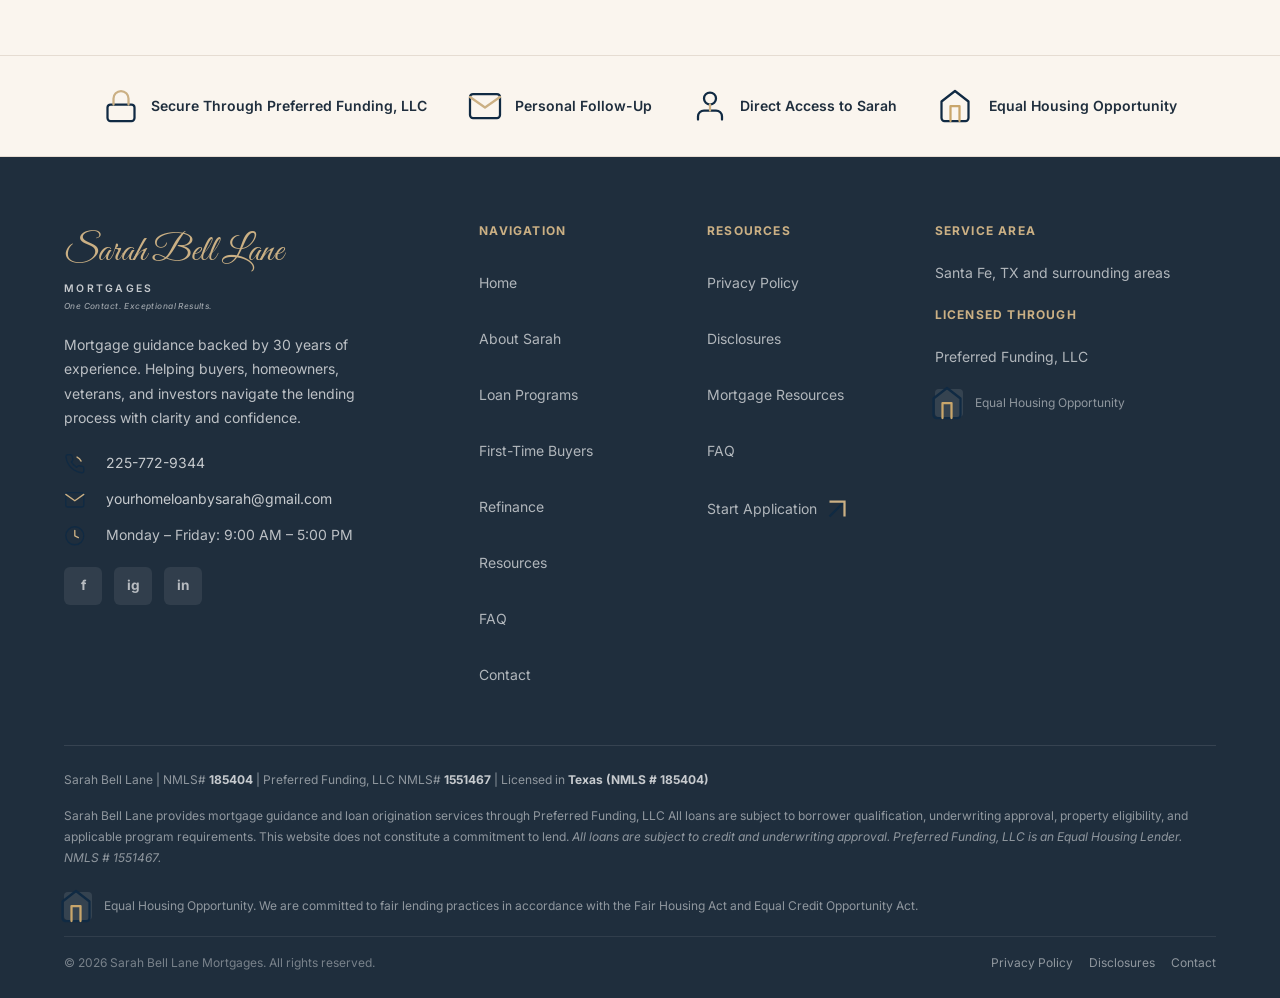
<file: contact.html>
<!DOCTYPE html>
<html lang="en">
<head>
  <meta charset="UTF-8">
  <meta name="viewport" content="width=device-width, initial-scale=1.0">
  <title>Talk With Sarah About Your Mortgage Goals | Sarah Bell Lane Mortgages</title>
  <meta name="description" content="Contact Sarah Bell Lane to discuss your mortgage goals, ask questions, or start the lending process. Personal mortgage guidance through Preferred Funding, LLC">
  <link rel="canonical" href="https://yourhomeloanbysarah.com/contact.html">
  <meta property="og:type" content="website">
  <meta property="og:title" content="Talk With Sarah About Your Mortgage Goals">
  <meta property="og:description" content="Contact Sarah Bell Lane to discuss your mortgage goals, ask questions, or start the lending process. Personal mortgage guidance through Preferred Funding, LLC">
  <meta property="og:url" content="https://yourhomeloanbysarah.com/contact.html">
  <meta property="og:image" content="https://sblmortgages.com/assets/images/sarah-bell-lane-headshot.png">
  <meta name="twitter:card" content="summary_large_image">
  <meta name="twitter:image" content="https://sblmortgages.com/assets/images/sarah-bell-lane-headshot.png">
  <link rel="manifest" href="site.webmanifest">
  <link rel="preconnect" href="https://fonts.googleapis.com">
  <link rel="preconnect" href="https://fonts.gstatic.com" crossorigin>
  <link href="https://fonts.googleapis.com/css2?family=Inter:wght@400;500;600;700&family=Playfair+Display:wght@600;700&display=swap" rel="stylesheet">
  <link rel="stylesheet" href="assets/css/styles.css">
  <script type="application/ld+json">
    [
      {
        "@context": "https://schema.org",
        "@type": "BreadcrumbList",
        "itemListElement": [
          {
            "@type": "ListItem",
            "position": 1,
            "name": "Home",
            "item": "https://yourhomeloanbysarah.com/index.html"
          },
          {
            "@type": "ListItem",
            "position": 2,
            "name": "Contact",
            "item": "https://yourhomeloanbysarah.com/contact.html"
          }
        ]
      },
      {
        "@context": "https://schema.org",
        "@type": "Person",
        "name": "Sarah Bell Lane",
        "jobTitle": "Mortgage Loan Originator",
        "worksFor": {
          "@type": "Organization",
          "name": "Preferred Funding, LLC"
        },
        "telephone": "225-772-9344",
        "email": "yourhomeloanbysarah@gmail.com",
        "areaServed": "Santa Fe, TX and surrounding areas"
      },
      {
        "@context": "https://schema.org",
        "@type": "WebPage",
        "name": "Talk With Sarah About Your Mortgage Goals",
        "url": "https://yourhomeloanbysarah.com/contact.html"
      }
    ]
  </script>
</head>
<body>
  <a href="#main-content" class="skip-link">Skip to main content</a>
  <div class="announcement-bar" role="complementary" aria-label="Site announcement">Ready to begin? <a href="https://www.preferredfundinginc.com/applications" target="_blank" rel="noopener noreferrer" aria-label="Apply Now with Preferred Funding, LLC" data-external-confirm>Apply Now with Preferred Funding, LLC</a> — Mortgage guidance backed by 30 years of experience.</div>
  <header class="site-header" role="banner">
    <div class="container">
      <div class="header-inner">
        <a href="index.html" class="site-logo" aria-label="Sarah Bell Lane Mortgages — Return to homepage">
          <span class="logo-name">Sarah Bell Lane</span>
          <span class="logo-sub">Mortgages</span>
          <span class="logo-tagline">One Contact. Exceptional Results.</span>
        </a>
        <nav class="primary-nav" aria-label="Primary navigation">
          <a href="index.html">Home</a>
          <a href="about.html">About Sarah</a>
          <a href="loan-programs.html">Loan Programs</a>
          <a href="first-time-homebuyers.html">First-Time Buyers</a>
          <a href="refinance.html">Refinance</a>
          <a href="resources.html">Resources</a>
          <a href="faq.html">FAQ</a>
          <a href="contact.html" aria-current="page">Contact</a>
        </nav>
        <div class="header-actions">
          <a href="tel:2257729344" class="btn btn-secondary btn-sm btn-call-header" aria-label="Call Sarah Bell Lane"><svg width="24" height="24" class="coastal-icon icon-phone" viewBox="0 0 24 24" fill="none" stroke="currentColor" stroke-width="1.5" stroke-linecap="round" stroke-linejoin="round"><path d="M22 16.92v3a2 2 0 0 1-2.18 2 19.79 19.79 0 0 1-8.63-3.07 19.5 19.5 0 0 1-6-6 19.79 19.79 0 0 1-3.07-8.67A2 2 0 0 1 4.11 2h3a2 2 0 0 1 2 1.72 12.84 12.84 0 0 0 .7 2.81 2 2 0 0 1-.45 2.11L8.09 9.91a16 16 0 0 0 6 6l1.27-1.27a2 2 0 0 1 2.11-.45 12.84 12.84 0 0 0 2.81.7A2 2 0 0 1 22 16.92z" stroke="#102A43"/><path class="accent-gold waves" d="M14.5 4.5c2 1 3.5 2.5 4.5 4.5" stroke="#C9A66B"/></svg> Call Sarah</a>
          <a href="https://www.preferredfundinginc.com/applications" class="btn btn-primary btn-sm" target="_blank" rel="noopener noreferrer" aria-label="Apply Now" data-external-confirm>Apply Now</a>
        </div>
        <button class="nav-toggle" id="nav-toggle" aria-label="Open navigation menu" aria-expanded="false" aria-controls="mobile-nav"><span></span><span></span><span></span></button>
      </div>
    </div>
  </header>
  <nav class="mobile-nav" id="mobile-nav" aria-label="Mobile navigation" aria-hidden="true">
    <div class="mobile-nav-header">
      <a href="index.html" class="site-logo"><span class="logo-name">Sarah Bell Lane</span><span class="logo-sub">Mortgages</span>
        <span class="logo-tagline">One Contact. Exceptional Results.</span></a>
      <button class="mobile-nav-close" id="mobile-nav-close" aria-label="Close navigation"><svg width="20" height="20" class="coastal-icon close-icon" viewBox="0 0 24 24" fill="none" stroke="currentColor" stroke-width="1.5" style="width: 1.25rem; height: 1.25rem;"><line x1="18" y1="6" x2="6" y2="18" stroke="#102A43"></line><line x1="6" y1="6" x2="18" y2="18" stroke="#102A43"></line></svg></button>
    </div>
    <ul role="list">
      <li><a href="index.html">Home</a></li>
      <li><a href="about.html">About Sarah</a></li>
      <li><a href="loan-programs.html">Loan Programs</a></li>
      <li><a href="first-time-homebuyers.html">First-Time Buyers</a></li>
      <li><a href="refinance.html">Refinance</a></li>
      <li><a href="resources.html">Resources</a></li>
      <li><a href="faq.html">FAQ</a></li>
      <li><a href="contact.html" aria-current="page">Contact</a></li>
    </ul>
    <div class="mobile-nav-actions">
      <a href="tel:2257729344" class="btn btn-secondary btn-block"><svg width="24" height="24" class="coastal-icon icon-phone" viewBox="0 0 24 24" fill="none" stroke="currentColor" stroke-width="1.5" stroke-linecap="round" stroke-linejoin="round"><path d="M22 16.92v3a2 2 0 0 1-2.18 2 19.79 19.79 0 0 1-8.63-3.07 19.5 19.5 0 0 1-6-6 19.79 19.79 0 0 1-3.07-8.67A2 2 0 0 1 4.11 2h3a2 2 0 0 1 2 1.72 12.84 12.84 0 0 0 .7 2.81 2 2 0 0 1-.45 2.11L8.09 9.91a16 16 0 0 0 6 6l1.27-1.27a2 2 0 0 1 2.11-.45 12.84 12.84 0 0 0 2.81.7A2 2 0 0 1 22 16.92z" stroke="#102A43"/><path class="accent-gold waves" d="M14.5 4.5c2 1 3.5 2.5 4.5 4.5" stroke="#C9A66B"/></svg> Call Sarah</a>
      <a href="https://www.preferredfundinginc.com/applications" class="btn btn-primary btn-block" target="_blank" rel="noopener noreferrer" data-external-confirm>Apply Now</a>
    </div>
  </nav>

  <main id="main-content">
    <section class="page-header">
      <div class="container">
        <nav class="breadcrumb" aria-label="Breadcrumb">
          <ol>
            <li><a href="index.html">Home</a></li>
            <li><span aria-current="page">Contact</span></li>
          </ol>
        </nav>
        <span class="eyebrow">Get in Touch</span>
        <h1 class="page-title">Talk With Sarah About Your Mortgage Goals</h1>
        <p class="lead">Contact Sarah Bell Lane to discuss your mortgage goals, ask questions, or start the lending process.</p>
      </div>
    </section>

    <section class="section bg-warm-white">
      <div class="container">
        <div class="contact-grid">
          <div class="contact-info-card">
            <h2>Contact Information</h2>
            <div class="contact-info-items">
              <div class="contact-info-item"><span aria-hidden="true"><svg width="24" height="24" class="coastal-icon icon-phone" viewBox="0 0 24 24" fill="none" stroke="currentColor" stroke-width="1.5" stroke-linecap="round" stroke-linejoin="round"><path d="M22 16.92v3a2 2 0 0 1-2.18 2 19.79 19.79 0 0 1-8.63-3.07 19.5 19.5 0 0 1-6-6 19.79 19.79 0 0 1-3.07-8.67A2 2 0 0 1 4.11 2h3a2 2 0 0 1 2 1.72 12.84 12.84 0 0 0 .7 2.81 2 2 0 0 1-.45 2.11L8.09 9.91a16 16 0 0 0 6 6l1.27-1.27a2 2 0 0 1 2.11-.45 12.84 12.84 0 0 0 2.81.7A2 2 0 0 1 22 16.92z" stroke="#102A43"/><path class="accent-gold waves" d="M14.5 4.5c2 1 3.5 2.5 4.5 4.5" stroke="#C9A66B"/></svg></span> <div><strong>Phone:</strong> <a href="tel:2257729344">225-772-9344</a></div></div>
              <div class="contact-info-item"><span aria-hidden="true"><svg width="24" height="24" class="coastal-icon icon-email" viewBox="0 0 24 24" fill="none" stroke="currentColor" stroke-width="1.5" stroke-linecap="round" stroke-linejoin="round"><path d="M4 4h16c1.1 0 2 .9 2 2v12c0 1.1-.9 2-2 2H4c-1.1 0-2-.9-2-2V6c0-1.1.9-2 2-2z" stroke="#102A43"/><polyline class="accent-gold" points="22,6 12,13 2,6" stroke="#C9A66B"/></svg></span> <div><strong>Email:</strong> <a href="mailto:yourhomeloanbysarah@gmail.com">yourhomeloanbysarah@gmail.com</a></div></div>
              <div class="contact-info-item"><span aria-hidden="true"><svg width="24" height="24" class="coastal-icon icon-clock" viewBox="0 0 24 24" fill="none" stroke="currentColor" stroke-width="1.5" stroke-linecap="round" stroke-linejoin="round"><circle cx="12" cy="12" r="10" stroke="#102A43"/><polyline points="12 6 12 12 16 14" stroke="#C9A66B" class="accent-gold"/></svg></span> <div><strong>Business Hours:</strong> Monday – Friday: 9:00 AM – 5:00 PM</div></div>
              <div class="contact-info-item"><span aria-hidden="true"><svg width="24" height="24" class="coastal-icon icon-house" viewBox="0 0 24 24" fill="none" stroke="currentColor" stroke-width="1.5" stroke-linecap="round" stroke-linejoin="round"><path d="M3 9l9-7 9 7v11a2 2 0 0 1-2 2H5a2 2 0 0 1-2-2z" stroke="#102A43"/><polyline points="9 22 9 12 15 12 15 22" stroke="#C9A66B" class="accent-gold"/></svg></span> <div><strong>Office Address:</strong> 15016 N Baylan St, Santa Fe, TX 77517</div></div>
              <div class="contact-info-item"><span aria-hidden="true"><svg width="24" height="24" class="coastal-icon icon-globe" viewBox="0 0 24 24" fill="none" stroke="currentColor" stroke-width="1.5" stroke-linecap="round" stroke-linejoin="round"><circle cx="12" cy="12" r="10" stroke="#102A43"/><path d="M2 12h20M12 2a15.3 15.3 0 0 1 4 10 15.3 15.3 0 0 1-4 10 15.3 15.3 0 0 1-4-10 15.3 15.3 0 0 1 4-10z" stroke="#C9A66B" class="accent-gold"/></svg></span> <div><strong>Service Area:</strong> Santa Fe, TX and surrounding areas</div></div>
            </div>
            
            <div class="disclosure-box">
              <p>Sarah Bell Lane provides mortgage services through Preferred Funding, LLC All loans are originated through Preferred Funding, LLC NMLS# 1551467. Sarah Bell Lane NMLS# 185404.</p>
            </div>

            <div class="apply-cta-box">
              <h3>Ready to Apply?</h3>
              <p>Start your application directly through the Preferred Funding, LLC secure portal. Sarah will follow up after reviewing your application.</p>
              <a href="https://www.preferredfundinginc.com/applications" class="btn btn-primary btn-block" target="_blank" rel="noopener noreferrer" data-external-confirm>Apply Now</a>
              <p style="font-style: italic; font-size: 0.875rem; margin-top: 1rem;">Sarah typically responds to inquiries within 24 business hours. For time-sensitive matters, please call directly.</p>
            </div>
          </div>

          <div class="contact-form-wrapper" id="contact-form-wrapper">
            <h2>Send a Message</h2>
            <p>Use this form to introduce yourself or ask a question. Sarah will follow up personally. Please do not submit sensitive financial information.</p>
            <div class="form-warning">
              <p><strong>Important:</strong> Do not submit Social Security numbers, bank account numbers, account passwords, or other sensitive personal financial information through this form. For secure document exchange, Sarah will provide a secure method.</p>
            </div>
            
            <form id="contact-form" method="POST" action="https://formspree.io/f/mrpzbkno">
              <input type="hidden" name="_subject" value="New Contact Inquiry — Sarah Bell Lane Mortgages">
              <input type="hidden" name="_captcha" value="false">
              <input type="hidden" name="_template" value="box">

              <div class="form-row">
                <div class="form-group">
                  <label for="contact-name" class="form-label">Full Name <span class="required" aria-hidden="true">*</span></label>
                  <input type="text" id="contact-name" name="name" class="form-control" required placeholder="Your full name" autocomplete="name">
                  <div class="form-error" id="contact-name-error"></div>
                </div>
                <div class="form-group">
                  <label for="contact-email" class="form-label">Email Address <span class="required" aria-hidden="true">*</span></label>
                  <input type="email" id="contact-email" name="email" class="form-control" required placeholder="your@email.com" autocomplete="email">
                  <div class="form-error" id="contact-email-error"></div>
                </div>
              </div>

              <div class="form-row">
                <div class="form-group">
                  <label for="contact-phone" class="form-label">Phone Number (Optional)</label>
                  <input type="tel" id="contact-phone" name="phone" class="form-control" placeholder="(___) ___-____" autocomplete="tel">
                  <div class="form-error" id="contact-phone-error"></div>
                </div>
                <div class="form-group">
                  <label for="contact-preferred" class="form-label">Preferred Contact Method</label>
                  <select id="contact-preferred" name="preferred_contact" class="form-control">
                    <option value="">--Select--</option>
                    <option value="Email">Email</option>
                    <option value="Phone">Phone</option>
                    <option value="Either">Either</option>
                  </select>
                </div>
              </div>

              <div class="form-group full-width">
                <label for="contact-goal" class="form-label">How Can Sarah Help?</label>
                <select id="contact-goal" name="loan_goal" class="form-control">
                  <option value="">--Select One--</option>
                  <option value="Purchase a Home">Purchase a Home</option>
                  <option value="First-Time Home Purchase">First-Time Home Purchase</option>
                  <option value="Refinance an Existing Mortgage">Refinance an Existing Mortgage</option>
                  <option value="Investment Property Financing">Investment Property Financing</option>
                  <option value="VA Loan Inquiry">VA Loan Inquiry</option>
                  <option value="General Mortgage Question">General Mortgage Question</option>
                  <option value="Other">Other</option>
                </select>
              </div>

              <div class="form-row">
                <div class="form-group">
                  <label for="contact-state" class="form-label">Property State</label>
                  <select id="contact-state" name="property_state" class="form-control">
                    <option value="">--Select State--</option>
                    <option value="AL">Alabama</option>
                    <option value="AK">Alaska</option>
                    <option value="AZ">Arizona</option>
                    <option value="AR">Arkansas</option>
                    <option value="CA">California</option>
                    <option value="CO">Colorado</option>
                    <option value="CT">Connecticut</option>
                    <option value="DE">Delaware</option>
                    <option value="FL">Florida</option>
                    <option value="GA">Georgia</option>
                    <option value="HI">Hawaii</option>
                    <option value="ID">Idaho</option>
                    <option value="IL">Illinois</option>
                    <option value="IN">Indiana</option>
                    <option value="IA">Iowa</option>
                    <option value="KS">Kansas</option>
                    <option value="KY">Kentucky</option>
                    <option value="LA">Louisiana</option>
                    <option value="ME">Maine</option>
                    <option value="MD">Maryland</option>
                    <option value="MA">Massachusetts</option>
                    <option value="MI">Michigan</option>
                    <option value="MN">Minnesota</option>
                    <option value="MS">Mississippi</option>
                    <option value="MO">Missouri</option>
                    <option value="MT">Montana</option>
                    <option value="NE">Nebraska</option>
                    <option value="NV">Nevada</option>
                    <option value="NH">New Hampshire</option>
                    <option value="NJ">New Jersey</option>
                    <option value="NM">New Mexico</option>
                    <option value="NY">New York</option>
                    <option value="NC">North Carolina</option>
                    <option value="ND">North Dakota</option>
                    <option value="OH">Ohio</option>
                    <option value="OK">Oklahoma</option>
                    <option value="OR">Oregon</option>
                    <option value="PA">Pennsylvania</option>
                    <option value="RI">Rhode Island</option>
                    <option value="SC">South Carolina</option>
                    <option value="SD">South Dakota</option>
                    <option value="TN">Tennessee</option>
                    <option value="TX">Texas</option>
                    <option value="UT">Utah</option>
                    <option value="VT">Vermont</option>
                    <option value="VA">Virginia</option>
                    <option value="WA">Washington</option>
                    <option value="WV">West Virginia</option>
                    <option value="WI">Wisconsin</option>
                    <option value="WY">Wyoming</option>
                  </select>
                </div>
                <div class="form-group">
                  <label for="contact-timeframe" class="form-label">Estimated Timeframe</label>
                  <select id="contact-timeframe" name="timeframe" class="form-control">
                    <option value="">--Select--</option>
                    <option value="Within 30 Days">Within 30 Days</option>
                    <option value="1–3 Months">1–3 Months</option>
                    <option value="3–6 Months">3–6 Months</option>
                    <option value="6–12 Months">6–12 Months</option>
                    <option value="Just Exploring">Just Exploring</option>
                  </select>
                </div>
              </div>

              <div class="form-group full-width">
                <label for="contact-message" class="form-label">Message or Questions</label>
                <textarea id="contact-message" name="message" class="form-control" rows="5" placeholder="Share any questions or details that would help Sarah prepare for your conversation..."></textarea>
              </div>

              <div class="form-group form-check">
                <input type="checkbox" id="contact-consent" name="consent" required>
                <label for="contact-consent">I understand that submitting this form does not initiate a loan application and does not constitute a commitment to lend. I consent to being contacted in response to this inquiry. <span class="required">*</span></label>
                <div class="form-error" id="contact-consent-error"></div>
              </div>

              <button type="submit" class="btn btn-primary btn-lg btn-block">Send Message</button>
            </form>
          </div>
          <div class="form-success" id="form-success" style="display: none;">
            <h3>Message Received</h3>
            <p>Thank you for reaching out. Sarah will review your message and follow up with you directly. For time-sensitive matters, please call.</p>
            <p>To begin your application now:</p>
            <a href="https://www.preferredfundinginc.com/applications" class="btn btn-primary" target="_blank" rel="noopener noreferrer" data-external-confirm>Start Application</a>
          </div>
        </div>
      </div>
    </section>

    <section class="trust-strip">
      <div class="container">
        <div class="trust-items">
          <div class="trust-item"><span aria-hidden="true"><svg width="24" height="24" class="coastal-icon icon-lock" viewBox="0 0 24 24" fill="none" stroke="currentColor" stroke-width="1.5" stroke-linecap="round" stroke-linejoin="round"><rect x="3" y="11" width="18" height="11" rx="2" stroke="#102A43"/><path class="accent-gold" d="M7 11V7a5 5 0 0 1 10 0v4" stroke="#C9A66B"/></svg></span> Secure Through Preferred Funding, LLC</div>
          <div class="trust-item"><span aria-hidden="true"><svg width="24" height="24" class="coastal-icon icon-email" viewBox="0 0 24 24" fill="none" stroke="currentColor" stroke-width="1.5" stroke-linecap="round" stroke-linejoin="round"><path d="M4 4h16c1.1 0 2 .9 2 2v12c0 1.1-.9 2-2 2H4c-1.1 0-2-.9-2-2V6c0-1.1.9-2 2-2z" stroke="#102A43"/><polyline class="accent-gold" points="22,6 12,13 2,6" stroke="#C9A66B"/></svg></span> Personal Follow-Up</div>
          <div class="trust-item"><span aria-hidden="true"><svg width="24" height="24" class="coastal-icon icon-user" viewBox="0 0 24 24" fill="none" stroke="currentColor" stroke-width="1.5" stroke-linecap="round" stroke-linejoin="round"><path d="M20 21v-2a4 4 0 0 0-4-4H8a4 4 0 0 0-4 4v2" stroke="#102A43"/><circle cx="12" cy="7" r="4" stroke="#102A43"/><path class="accent-gold" d="M12 11v4" stroke="#C9A66B"/></svg></span> Direct Access to Sarah</div>
          <div class="trust-item"><span aria-hidden="true"><svg width="24" height="24" class="coastal-icon icon-house" style="width: 1.25rem; height: 1.25rem; margin-right: 0.25rem;" viewBox="0 0 24 24" fill="none" stroke="currentColor" stroke-width="1.5" stroke-linecap="round" stroke-linejoin="round"><path d="M3 9l9-7 9 7v11a2 2 0 0 1-2 2H5a2 2 0 0 1-2-2z" stroke="#102A43"/><polyline points="9 22 9 12 15 12 15 22" stroke="#C9A66B"/></svg></span> Equal Housing Opportunity</div>
        </div>
      </div>
    </section>
  </main>

  <footer class="site-footer" role="contentinfo">
    <div class="container">
      <div class="footer-grid">
        <div class="footer-brand">
          <span class="logo-name">Sarah Bell Lane</span>
          <span class="logo-sub">Mortgages</span>
          <span class="logo-tagline">One Contact. Exceptional Results.</span>
          <p>Mortgage guidance backed by 30 years of experience. Helping buyers, homeowners, veterans, and investors navigate the lending process with clarity and confidence.</p>
          <div class="footer-contact-item"><span aria-hidden="true"><svg width="24" height="24" class="coastal-icon icon-phone" viewBox="0 0 24 24" fill="none" stroke="currentColor" stroke-width="1.5" stroke-linecap="round" stroke-linejoin="round"><path d="M22 16.92v3a2 2 0 0 1-2.18 2 19.79 19.79 0 0 1-8.63-3.07 19.5 19.5 0 0 1-6-6 19.79 19.79 0 0 1-3.07-8.67A2 2 0 0 1 4.11 2h3a2 2 0 0 1 2 1.72 12.84 12.84 0 0 0 .7 2.81 2 2 0 0 1-.45 2.11L8.09 9.91a16 16 0 0 0 6 6l1.27-1.27a2 2 0 0 1 2.11-.45 12.84 12.84 0 0 0 2.81.7A2 2 0 0 1 22 16.92z" stroke="#102A43"/><path class="accent-gold waves" d="M14.5 4.5c2 1 3.5 2.5 4.5 4.5" stroke="#C9A66B"/></svg></span><a href="tel:2257729344">225-772-9344</a></div>
          <div class="footer-contact-item"><span aria-hidden="true"><svg width="24" height="24" class="coastal-icon icon-email" viewBox="0 0 24 24" fill="none" stroke="currentColor" stroke-width="1.5" stroke-linecap="round" stroke-linejoin="round"><path d="M4 4h16c1.1 0 2 .9 2 2v12c0 1.1-.9 2-2 2H4c-1.1 0-2-.9-2-2V6c0-1.1.9-2 2-2z" stroke="#102A43"/><polyline class="accent-gold" points="22,6 12,13 2,6" stroke="#C9A66B"/></svg></span><a href="mailto:yourhomeloanbysarah@gmail.com">yourhomeloanbysarah@gmail.com</a></div>
          <div class="footer-contact-item"><span aria-hidden="true"><svg width="24" height="24" class="coastal-icon icon-clock" viewBox="0 0 24 24" fill="none" stroke="currentColor" stroke-width="1.5" stroke-linecap="round" stroke-linejoin="round"><circle cx="12" cy="12" r="10" stroke="#102A43"/><polyline points="12 6 12 12 16 14" stroke="#C9A66B" class="accent-gold"/></svg></span><span>Monday – Friday: 9:00 AM – 5:00 PM</span></div>
          <div class="footer-social">
            <a href="https://www.facebook.com/yourhomeloanbysarah" target="_blank" rel="noopener noreferrer" aria-label="Facebook">f</a>
            <a href="https://www.instagram.com/yourhomeloanbysarah" target="_blank" rel="noopener noreferrer" aria-label="Instagram">ig</a>
            <a href="https://www.linkedin.com" target="_blank" rel="noopener noreferrer" aria-label="LinkedIn">in</a>
          </div>
        </div>
        <div>
          <p class="footer-heading">Navigation</p>
          <nav class="footer-nav" aria-label="Footer navigation">
            <a href="index.html">Home</a>
            <a href="about.html">About Sarah</a>
            <a href="loan-programs.html">Loan Programs</a>
            <a href="first-time-homebuyers.html">First-Time Buyers</a>
            <a href="refinance.html">Refinance</a>
            <a href="resources.html">Resources</a>
            <a href="faq.html">FAQ</a>
            <a href="contact.html">Contact</a>
          </nav>
        </div>
        <div>
          <p class="footer-heading">Resources</p>
          <nav class="footer-nav" aria-label="Resources navigation">
            <a href="privacy-policy.html">Privacy Policy</a>
            <a href="disclosures.html">Disclosures</a>
            <a href="resources.html">Mortgage Resources</a>
            <a href="faq.html">FAQ</a>
            <a href="https://www.preferredfundinginc.com/applications" target="_blank" rel="noopener noreferrer" data-external-confirm>Start Application <svg width="20" height="20" class="coastal-icon link-arrow-icon" viewBox="0 0 24 24" fill="none" stroke="currentColor" stroke-width="1.5" style="width: 0.85rem; height: 0.85rem; display: inline-block; vertical-align: middle; margin-left: 0.15rem;"><line x1="7" y1="17" x2="17" y2="7" stroke="#102A43"></line><polyline points="7 7 17 7 17 17" stroke="#C9A66B" class="accent-gold"></polyline></svg></a>
          </nav>
        </div>
        <div>
          <p class="footer-heading">Service Area</p>
          <p style="font-size:var(--text-sm);color:rgba(255,255,255,0.65);max-width:100%;margin-bottom:var(--space-5);">Santa Fe, TX and surrounding areas</p>
          <p class="footer-heading">Licensed Through</p>
          <p style="font-size:var(--text-sm);color:rgba(255,255,255,0.65);max-width:100%;margin-bottom:var(--space-5);">Preferred Funding, LLC</p>
          <div class="footer-eho"><span class="eho-symbol" aria-hidden="true"><svg width="24" height="24" class="coastal-icon icon-house" style="width: 1.25rem; height: 1.25rem; margin-right: 0.25rem;" viewBox="0 0 24 24" fill="none" stroke="currentColor" stroke-width="1.5" stroke-linecap="round" stroke-linejoin="round"><path d="M3 9l9-7 9 7v11a2 2 0 0 1-2 2H5a2 2 0 0 1-2-2z" stroke="#102A43"/><polyline points="9 22 9 12 15 12 15 22" stroke="#C9A66B"/></svg></span><span>Equal Housing Opportunity</span></div>
        </div>
      </div>
      <div class="footer-bottom">
        <div class="footer-bottom-inner">
          <div class="footer-nmls">Sarah Bell Lane | NMLS# <strong>185404</strong> | Preferred Funding, LLC NMLS# <strong>1551467</strong> | Licensed in <strong>Texas (NMLS # 185404)</strong></div>
          <div class="footer-disclosure">Sarah Bell Lane provides mortgage guidance and loan origination services through Preferred Funding, LLC All loans are subject to borrower qualification, underwriting approval, property eligibility, and applicable program requirements. This website does not constitute a commitment to lend. <em>All loans are subject to credit and underwriting approval. Preferred Funding, LLC is an Equal Housing Lender. NMLS # 1551467.</em></div>
          <div class="footer-eho"><span class="eho-symbol" aria-hidden="true"><svg width="24" height="24" class="coastal-icon icon-house" style="width: 1.25rem; height: 1.25rem; margin-right: 0.25rem;" viewBox="0 0 24 24" fill="none" stroke="currentColor" stroke-width="1.5" stroke-linecap="round" stroke-linejoin="round"><path d="M3 9l9-7 9 7v11a2 2 0 0 1-2 2H5a2 2 0 0 1-2-2z" stroke="#102A43"/><polyline points="9 22 9 12 15 12 15 22" stroke="#C9A66B"/></svg></span><span>Equal Housing Opportunity. We are committed to fair lending practices in accordance with the Fair Housing Act and Equal Credit Opportunity Act.</span></div>
          <div class="footer-legal-row">
            <span>&#169; <span data-year></span> Sarah Bell Lane Mortgages. All rights reserved.</span>
            <div class="footer-legal-links"><a href="privacy-policy.html">Privacy Policy</a><a href="disclosures.html">Disclosures</a><a href="contact.html">Contact</a></div>
          </div>
        </div>
      </div>
    </div>
  </footer>
  <button class="back-to-top" id="back-to-top" aria-label="Back to top"><svg width="20" height="20" class="coastal-icon arrow-icon" viewBox="0 0 24 24" fill="none" stroke="currentColor" stroke-width="1.5" style="width: 1.25rem; height: 1.25rem;"><line x1="12" y1="19" x2="12" y2="5" stroke="#102A43"></line><polyline points="5 12 12 5 19 12" stroke="#C9A66B" class="accent-gold"></polyline></svg></button>
  <div class="mobile-sticky-bar" aria-label="Mobile quick actions"><div class="mobile-sticky-inner"><a href="tel:2257729344" class="btn btn-secondary btn-block"><svg width="24" height="24" class="coastal-icon icon-phone" viewBox="0 0 24 24" fill="none" stroke="currentColor" stroke-width="1.5" stroke-linecap="round" stroke-linejoin="round"><path d="M22 16.92v3a2 2 0 0 1-2.18 2 19.79 19.79 0 0 1-8.63-3.07 19.5 19.5 0 0 1-6-6 19.79 19.79 0 0 1-3.07-8.67A2 2 0 0 1 4.11 2h3a2 2 0 0 1 2 1.72 12.84 12.84 0 0 0 .7 2.81 2 2 0 0 1-.45 2.11L8.09 9.91a16 16 0 0 0 6 6l1.27-1.27a2 2 0 0 1 2.11-.45 12.84 12.84 0 0 0 2.81.7A2 2 0 0 1 22 16.92z" stroke="#102A43"/><path class="accent-gold waves" d="M14.5 4.5c2 1 3.5 2.5 4.5 4.5" stroke="#C9A66B"/></svg> Call Sarah</a><a href="https://www.preferredfundinginc.com/applications" class="btn btn-primary btn-block" target="_blank" rel="noopener noreferrer" data-external-confirm>Apply Now</a></div></div>
  <div class="external-notice" id="external-notice" role="dialog" aria-labelledby="external-notice-title" aria-modal="true">
    <div class="external-notice-box">
      <h3 id="external-notice-title">You Are Leaving This Website</h3>
      <p>You are being redirected to the Preferred Funding, LLC secure application portal. You will leave Sarah Bell Lane Mortgages and enter the Preferred Funding, LLC system, which maintains its own privacy practices and terms of use.</p>
      <div class="external-notice-actions">
        <button class="btn btn-primary" id="external-proceed">Continue to Application</button>
        <button class="btn btn-secondary" id="external-cancel">Go Back</button>
      </div>
    </div>
  </div>
  <script src="assets/js/main.js"></script>
</body>
</html>
</file>
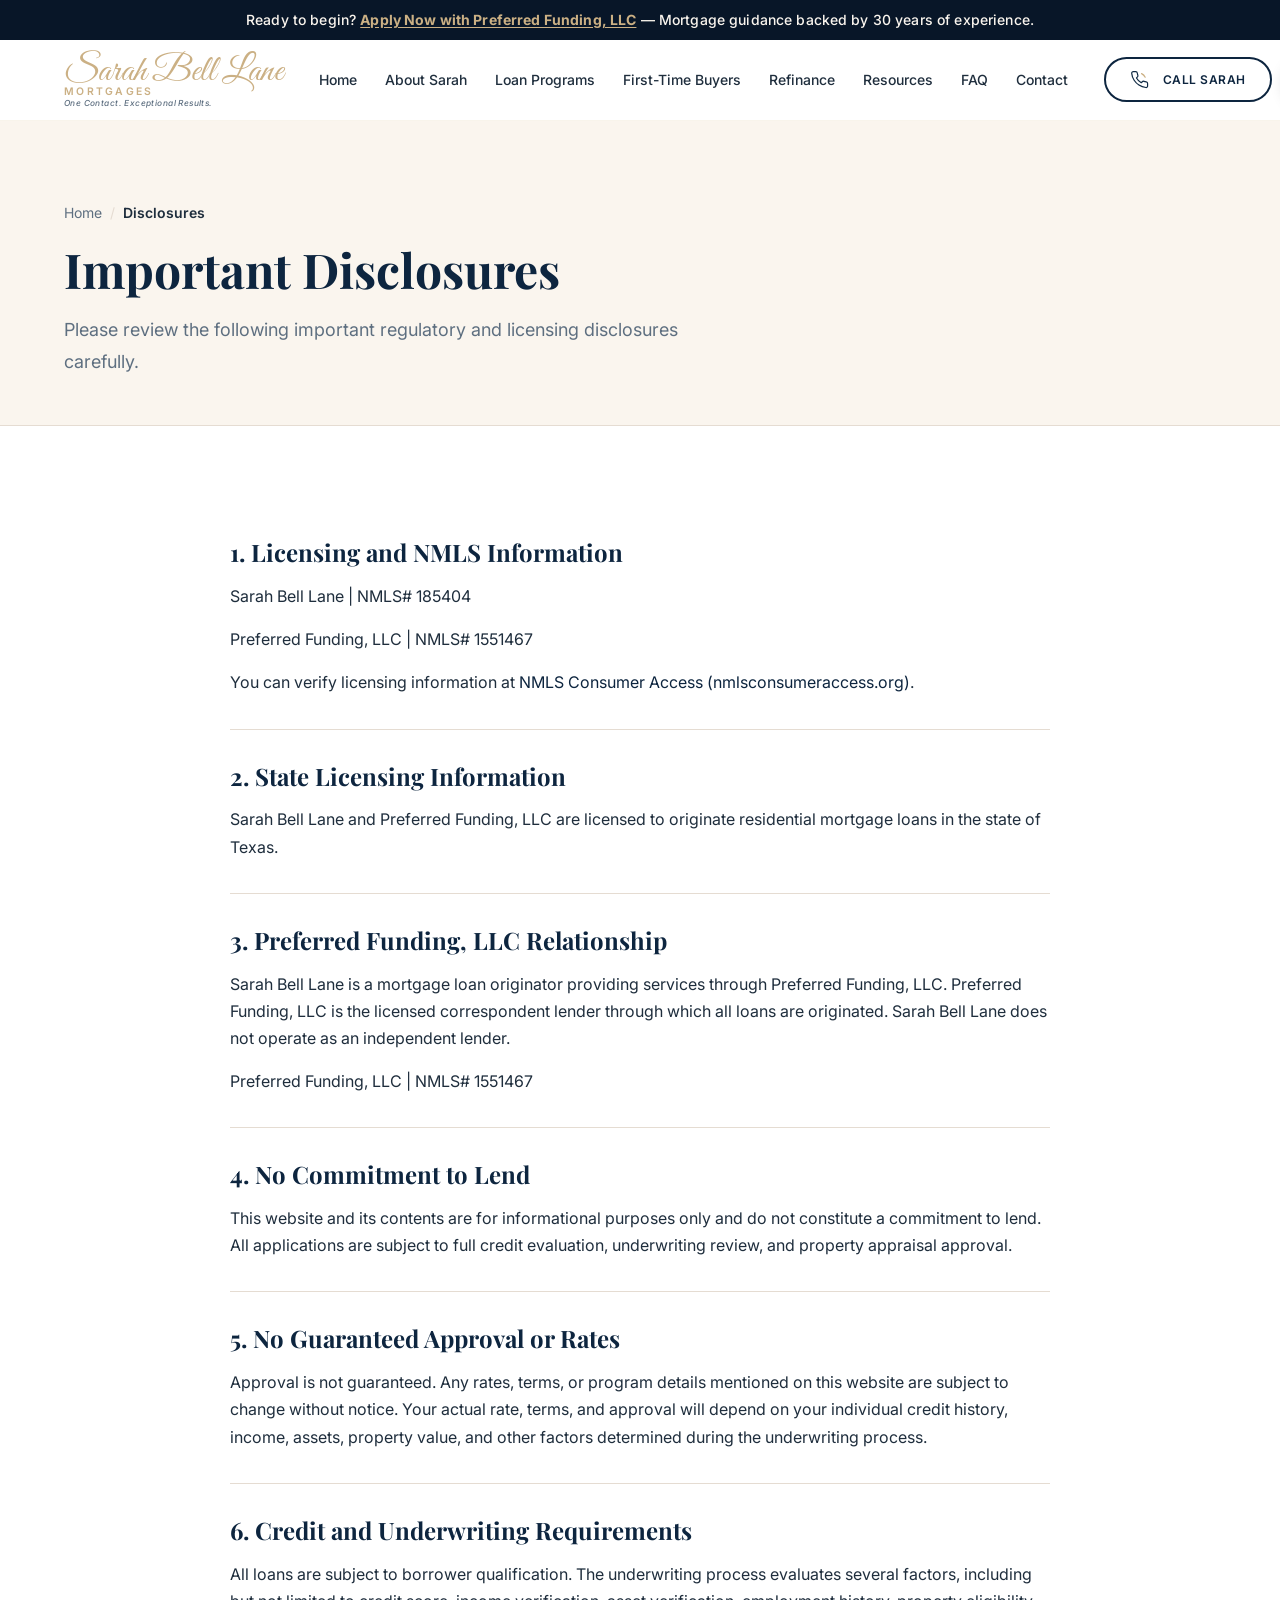
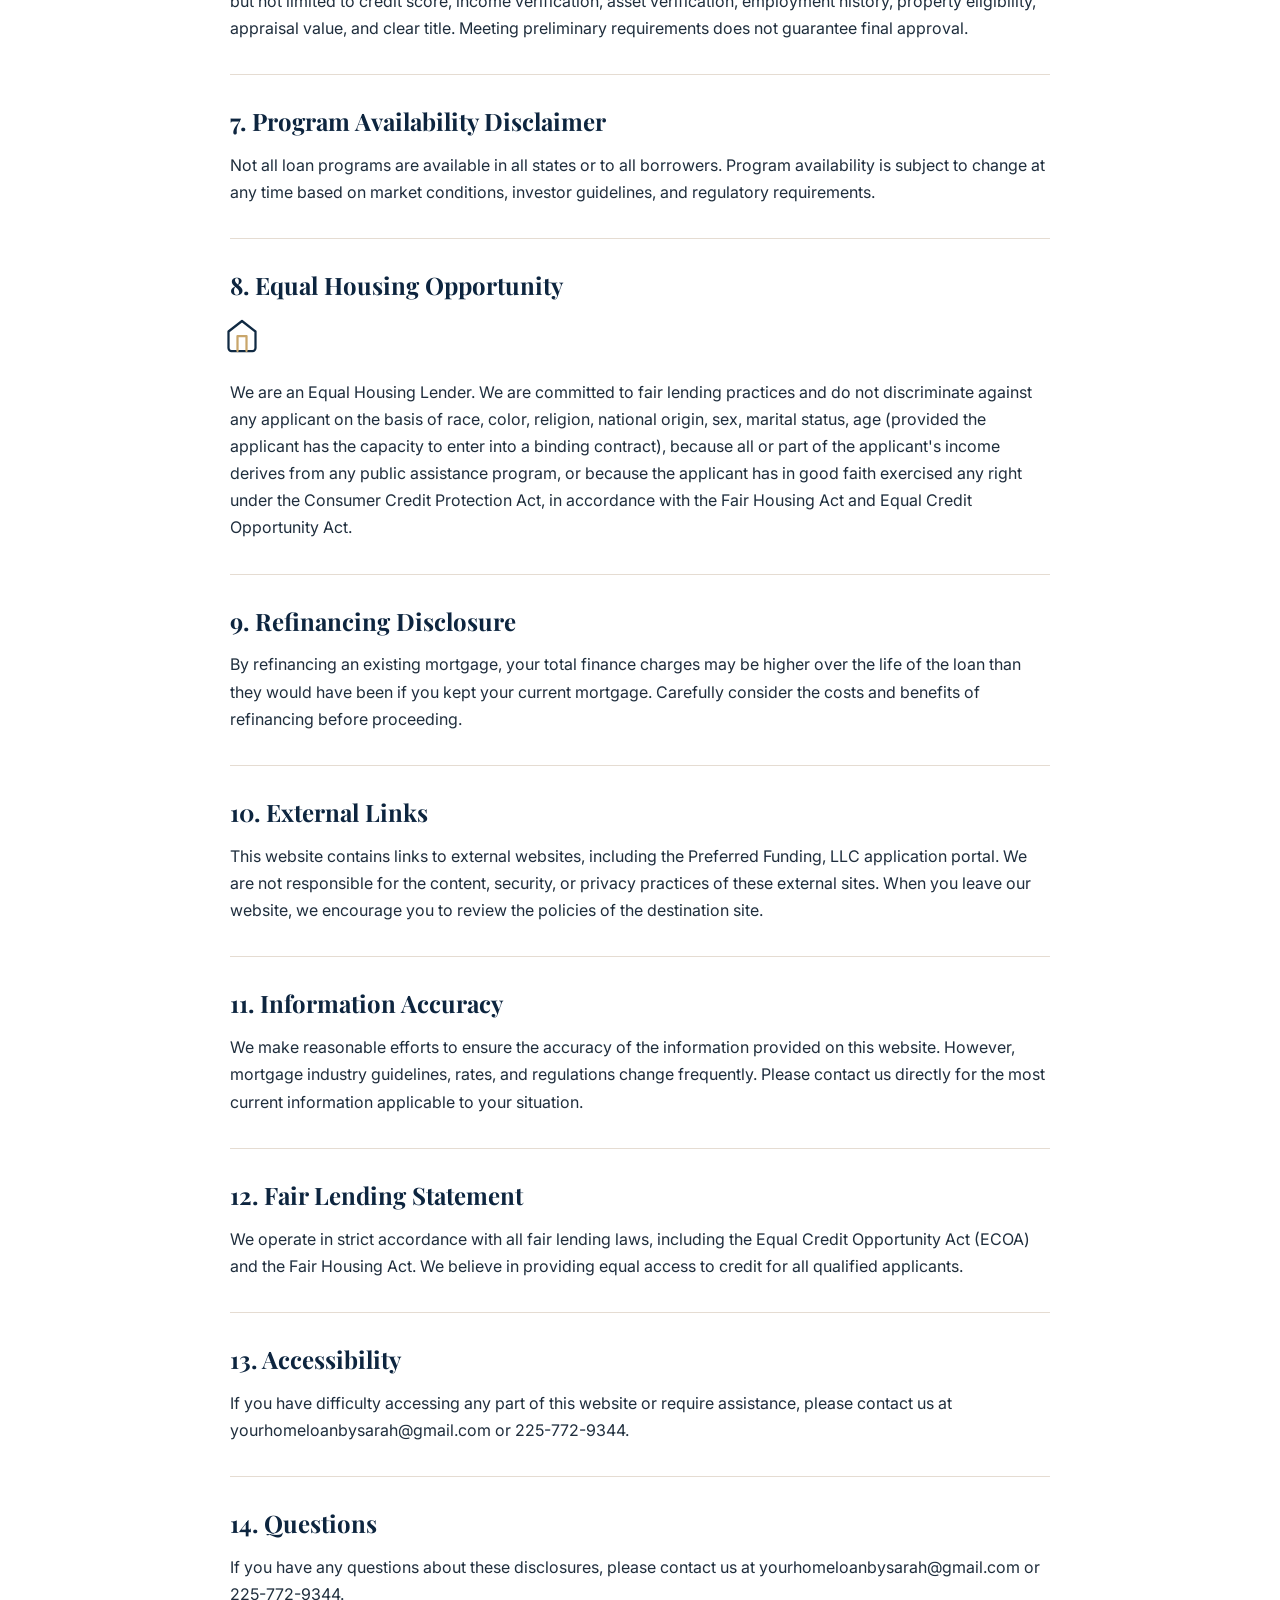
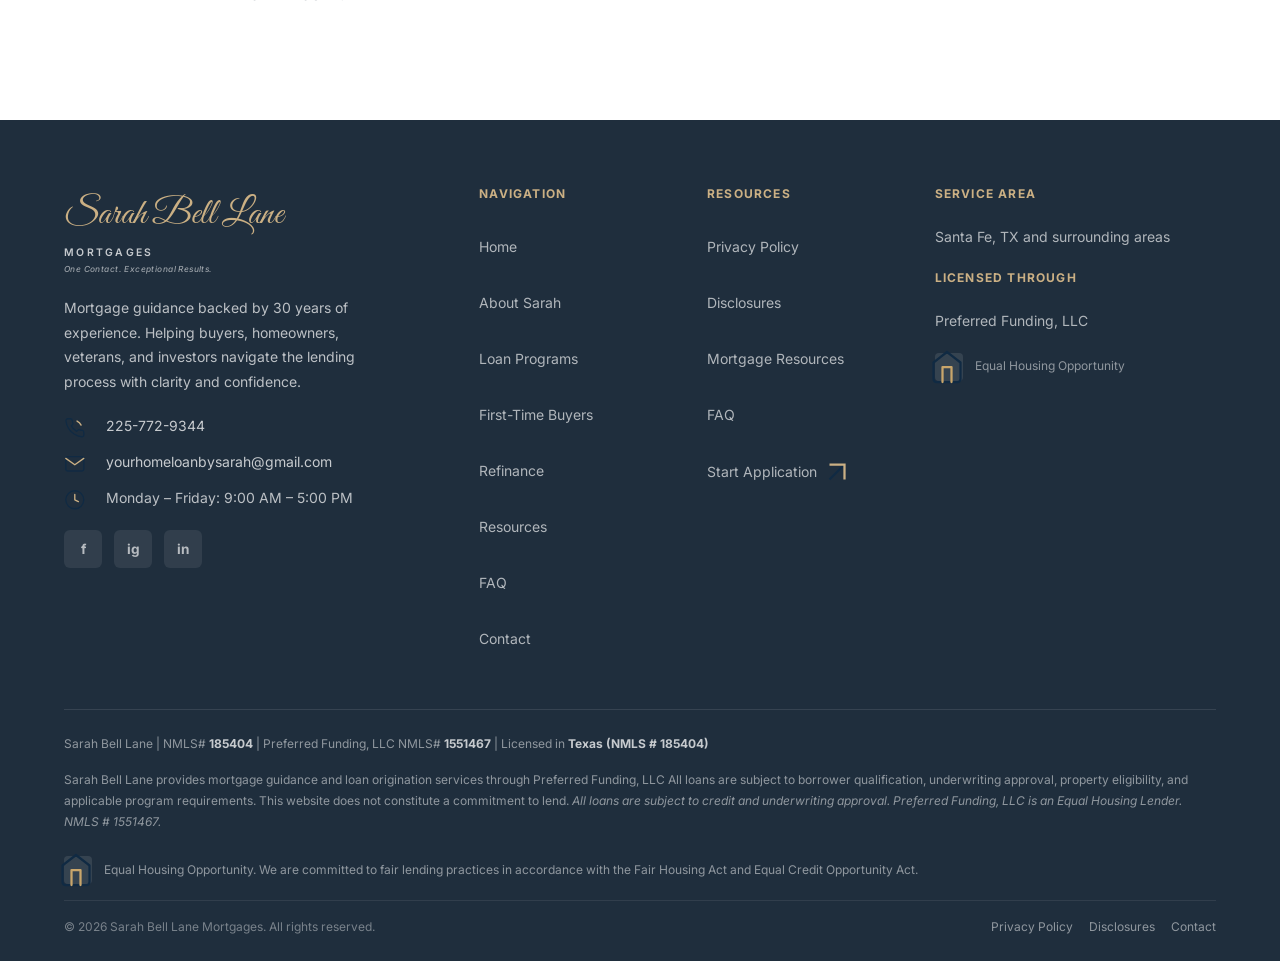
<file: disclosures.html>
﻿<!DOCTYPE html>
<html lang="en">
<head>
  <meta charset="UTF-8">
  <meta name="viewport" content="width=device-width, initial-scale=1.0">
  <title>Important Disclosures | Sarah Bell Lane Mortgages</title>
  <meta name="description" content="Important disclosures for Sarah Bell Lane Mortgages including NMLS information, licensing, equal housing opportunity, and mortgage program disclaimers.">
  <link rel="canonical" href="https://yourhomeloanbysarah.com/disclosures.html">
  <meta property="og:type" content="website">
  <meta property="og:title" content="Important Disclosures">
  <meta property="og:description" content="Important disclosures for Sarah Bell Lane Mortgages including NMLS information, licensing, equal housing opportunity, and mortgage program disclaimers.">
  <meta property="og:url" content="https://yourhomeloanbysarah.com/disclosures.html">
  <meta property="og:image" content="https://sblmortgages.com/assets/images/sarah-bell-lane-headshot.png">
  <meta name="twitter:card" content="summary_large_image">
  <meta name="twitter:image" content="https://sblmortgages.com/assets/images/sarah-bell-lane-headshot.png">
  <link rel="manifest" href="site.webmanifest">
  <link rel="preconnect" href="https://fonts.googleapis.com">
  <link rel="preconnect" href="https://fonts.gstatic.com" crossorigin>
  <link href="https://fonts.googleapis.com/css2?family=Inter:wght@400;500;600;700&family=Playfair+Display:wght@600;700&display=swap" rel="stylesheet">
  <link rel="stylesheet" href="assets/css/styles.css">
  <script type="application/ld+json">
    [
      {
        "@context": "https://schema.org",
        "@type": "BreadcrumbList",
        "itemListElement": [
          {
            "@type": "ListItem",
            "position": 1,
            "name": "Home",
            "item": "https://yourhomeloanbysarah.com/index.html"
          },
          {
            "@type": "ListItem",
            "position": 2,
            "name": "Disclosures",
            "item": "https://yourhomeloanbysarah.com/disclosures.html"
          }
        ]
      },
      {
        "@context": "https://schema.org",
        "@type": "WebPage",
        "name": "Important Disclosures",
        "url": "https://yourhomeloanbysarah.com/disclosures.html"
      }
    ]
  </script>
</head>
<body>
  <a href="#main-content" class="skip-link">Skip to main content</a>
  <div class="announcement-bar" role="complementary" aria-label="Site announcement">Ready to begin? <a href="https://www.preferredfundinginc.com/applications" target="_blank" rel="noopener noreferrer" aria-label="Apply Now with Preferred Funding, LLC" data-external-confirm>Apply Now with Preferred Funding, LLC</a> — Mortgage guidance backed by 30 years of experience.</div>
  <header class="site-header" role="banner">
    <div class="container">
      <div class="header-inner">
        <a href="index.html" class="site-logo" aria-label="Sarah Bell Lane Mortgages — Return to homepage">
          <span class="logo-name">Sarah Bell Lane</span>
          <span class="logo-sub">Mortgages</span>
          <span class="logo-tagline">One Contact. Exceptional Results.</span>
        </a>
        <nav class="primary-nav" aria-label="Primary navigation">
          <a href="index.html">Home</a>
          <a href="about.html">About Sarah</a>
          <a href="loan-programs.html">Loan Programs</a>
          <a href="first-time-homebuyers.html">First-Time Buyers</a>
          <a href="refinance.html">Refinance</a>
          <a href="resources.html">Resources</a>
          <a href="faq.html">FAQ</a>
          <a href="contact.html">Contact</a>
        </nav>
        <div class="header-actions">
          <a href="tel:2257729344" class="btn btn-secondary btn-sm btn-call-header" aria-label="Call Sarah Bell Lane"><svg width="24" height="24" class="coastal-icon icon-phone" viewBox="0 0 24 24" fill="none" stroke="currentColor" stroke-width="1.5" stroke-linecap="round" stroke-linejoin="round"><path d="M22 16.92v3a2 2 0 0 1-2.18 2 19.79 19.79 0 0 1-8.63-3.07 19.5 19.5 0 0 1-6-6 19.79 19.79 0 0 1-3.07-8.67A2 2 0 0 1 4.11 2h3a2 2 0 0 1 2 1.72 12.84 12.84 0 0 0 .7 2.81 2 2 0 0 1-.45 2.11L8.09 9.91a16 16 0 0 0 6 6l1.27-1.27a2 2 0 0 1 2.11-.45 12.84 12.84 0 0 0 2.81.7A2 2 0 0 1 22 16.92z" stroke="#102A43"/><path class="accent-gold waves" d="M14.5 4.5c2 1 3.5 2.5 4.5 4.5" stroke="#C9A66B"/></svg> Call Sarah</a>
          <a href="https://www.preferredfundinginc.com/applications" class="btn btn-primary btn-sm" target="_blank" rel="noopener noreferrer" aria-label="Apply Now" data-external-confirm>Apply Now</a>
        </div>
        <button class="nav-toggle" id="nav-toggle" aria-label="Open navigation menu" aria-expanded="false" aria-controls="mobile-nav"><span></span><span></span><span></span></button>
      </div>
    </div>
  </header>
  <nav class="mobile-nav" id="mobile-nav" aria-label="Mobile navigation" aria-hidden="true">
    <div class="mobile-nav-header">
      <a href="index.html" class="site-logo"><span class="logo-name">Sarah Bell Lane</span><span class="logo-sub">Mortgages</span>
        <span class="logo-tagline">One Contact. Exceptional Results.</span></a>
      <button class="mobile-nav-close" id="mobile-nav-close" aria-label="Close navigation"><svg width="20" height="20" class="coastal-icon close-icon" viewBox="0 0 24 24" fill="none" stroke="currentColor" stroke-width="1.5" style="width: 1.25rem; height: 1.25rem;"><line x1="18" y1="6" x2="6" y2="18" stroke="#102A43"></line><line x1="6" y1="6" x2="18" y2="18" stroke="#102A43"></line></svg></button>
    </div>
    <ul role="list">
      <li><a href="index.html">Home</a></li>
      <li><a href="about.html">About Sarah</a></li>
      <li><a href="loan-programs.html">Loan Programs</a></li>
      <li><a href="first-time-homebuyers.html">First-Time Buyers</a></li>
      <li><a href="refinance.html">Refinance</a></li>
      <li><a href="resources.html">Resources</a></li>
      <li><a href="faq.html">FAQ</a></li>
      <li><a href="contact.html">Contact</a></li>
    </ul>
    <div class="mobile-nav-actions">
      <a href="tel:2257729344" class="btn btn-secondary btn-block"><svg width="24" height="24" class="coastal-icon icon-phone" viewBox="0 0 24 24" fill="none" stroke="currentColor" stroke-width="1.5" stroke-linecap="round" stroke-linejoin="round"><path d="M22 16.92v3a2 2 0 0 1-2.18 2 19.79 19.79 0 0 1-8.63-3.07 19.5 19.5 0 0 1-6-6 19.79 19.79 0 0 1-3.07-8.67A2 2 0 0 1 4.11 2h3a2 2 0 0 1 2 1.72 12.84 12.84 0 0 0 .7 2.81 2 2 0 0 1-.45 2.11L8.09 9.91a16 16 0 0 0 6 6l1.27-1.27a2 2 0 0 1 2.11-.45 12.84 12.84 0 0 0 2.81.7A2 2 0 0 1 22 16.92z" stroke="#102A43"/><path class="accent-gold waves" d="M14.5 4.5c2 1 3.5 2.5 4.5 4.5" stroke="#C9A66B"/></svg> Call Sarah</a>
      <a href="https://www.preferredfundinginc.com/applications" class="btn btn-primary btn-block" target="_blank" rel="noopener noreferrer" data-external-confirm>Apply Now</a>
    </div>
  </nav>

  <main id="main-content">
    <section class="page-header">
      <div class="container">
        <nav class="breadcrumb" aria-label="Breadcrumb">
          <ol>
            <li><a href="index.html">Home</a></li>
            <li><span aria-current="page">Disclosures</span></li>
          </ol>
        </nav>
        <h1 class="page-title">Important Disclosures</h1>
        <p class="lead">Please review the following important regulatory and licensing disclosures carefully.</p>
      </div>
    </section>

    <section class="section bg-white">
      <div class="container">
        <div class="legal-page-content">
          <div class="legal-section">
            <h2>1. Licensing and NMLS Information</h2>
            <p>Sarah Bell Lane | NMLS# 185404</p>
            <p>Preferred Funding, LLC | NMLS# 1551467</p>
            <p>You can verify licensing information at <a href="https://www.nmlsconsumeraccess.org" target="_blank" rel="noopener noreferrer">NMLS Consumer Access (nmlsconsumeraccess.org)</a>.</p>
          </div>

          <div class="legal-section">
            <h2>2. State Licensing Information</h2>
            <p>Sarah Bell Lane and Preferred Funding, LLC are licensed to originate residential mortgage loans in the state of Texas.</p>
          </div>

          <div class="legal-section">
            <h2>3. Preferred Funding, LLC Relationship</h2>
            <p>Sarah Bell Lane is a mortgage loan originator providing services through Preferred Funding, LLC. Preferred Funding, LLC is the licensed correspondent lender through which all loans are originated. Sarah Bell Lane does not operate as an independent lender.</p>
            <p>Preferred Funding, LLC | NMLS# 1551467</p>
          </div>

          <div class="legal-section">
            <h2>4. No Commitment to Lend</h2>
            <p>This website and its contents are for informational purposes only and do not constitute a commitment to lend. All applications are subject to full credit evaluation, underwriting review, and property appraisal approval.</p>
          </div>

          <div class="legal-section">
            <h2>5. No Guaranteed Approval or Rates</h2>
            <p>Approval is not guaranteed. Any rates, terms, or program details mentioned on this website are subject to change without notice. Your actual rate, terms, and approval will depend on your individual credit history, income, assets, property value, and other factors determined during the underwriting process.</p>
          </div>

          <div class="legal-section">
            <h2>6. Credit and Underwriting Requirements</h2>
            <p>All loans are subject to borrower qualification. The underwriting process evaluates several factors, including but not limited to credit score, income verification, asset verification, employment history, property eligibility, appraisal value, and clear title. Meeting preliminary requirements does not guarantee final approval.</p>
          </div>

          <div class="legal-section">
            <h2>7. Program Availability Disclaimer</h2>
            <p>Not all loan programs are available in all states or to all borrowers. Program availability is subject to change at any time based on market conditions, investor guidelines, and regulatory requirements.</p>
          </div>

          <div class="legal-section">
            <h2>8. Equal Housing Opportunity</h2>
            <p style="font-size: 2rem; margin-bottom: 0.5rem;"><span class="eho-symbol" aria-hidden="true"><svg width="24" height="24" class="coastal-icon icon-house" style="width: 1.25rem; height: 1.25rem; margin-right: 0.25rem;" viewBox="0 0 24 24" fill="none" stroke="currentColor" stroke-width="1.5" stroke-linecap="round" stroke-linejoin="round"><path d="M3 9l9-7 9 7v11a2 2 0 0 1-2 2H5a2 2 0 0 1-2-2z" stroke="#102A43"/><polyline points="9 22 9 12 15 12 15 22" stroke="#C9A66B"/></svg></span></p>
            <p>We are an Equal Housing Lender. We are committed to fair lending practices and do not discriminate against any applicant on the basis of race, color, religion, national origin, sex, marital status, age (provided the applicant has the capacity to enter into a binding contract), because all or part of the applicant's income derives from any public assistance program, or because the applicant has in good faith exercised any right under the Consumer Credit Protection Act, in accordance with the Fair Housing Act and Equal Credit Opportunity Act.</p>

          </div>

          <div class="legal-section">
            <h2>9. Refinancing Disclosure</h2>
            <p>By refinancing an existing mortgage, your total finance charges may be higher over the life of the loan than they would have been if you kept your current mortgage. Carefully consider the costs and benefits of refinancing before proceeding.</p>
          </div>

          <div class="legal-section">
            <h2>10. External Links</h2>
            <p>This website contains links to external websites, including the Preferred Funding, LLC application portal. We are not responsible for the content, security, or privacy practices of these external sites. When you leave our website, we encourage you to review the policies of the destination site.</p>
          </div>

          <div class="legal-section">
            <h2>11. Information Accuracy</h2>
            <p>We make reasonable efforts to ensure the accuracy of the information provided on this website. However, mortgage industry guidelines, rates, and regulations change frequently. Please contact us directly for the most current information applicable to your situation.</p>
          </div>

          <div class="legal-section">
            <h2>12. Fair Lending Statement</h2>
            <p>We operate in strict accordance with all fair lending laws, including the Equal Credit Opportunity Act (ECOA) and the Fair Housing Act. We believe in providing equal access to credit for all qualified applicants.</p>
          </div>

          <div class="legal-section">
            <h2>13. Accessibility</h2>
            <p>If you have difficulty accessing any part of this website or require assistance, please contact us at yourhomeloanbysarah@gmail.com or 225-772-9344.</p>
          </div>

          <div class="legal-section">
            <h2>14. Questions</h2>
            <p>If you have any questions about these disclosures, please contact us at yourhomeloanbysarah@gmail.com or 225-772-9344.</p>
          </div>
        </div>
      </div>
    </section>
  </main>

  <footer class="site-footer" role="contentinfo">
    <div class="container">
      <div class="footer-grid">
        <div class="footer-brand">
          <span class="logo-name">Sarah Bell Lane</span>
          <span class="logo-sub">Mortgages</span>
          <span class="logo-tagline">One Contact. Exceptional Results.</span>
          <p>Mortgage guidance backed by 30 years of experience. Helping buyers, homeowners, veterans, and investors navigate the lending process with clarity and confidence.</p>
          <div class="footer-contact-item"><span aria-hidden="true"><svg width="24" height="24" class="coastal-icon icon-phone" viewBox="0 0 24 24" fill="none" stroke="currentColor" stroke-width="1.5" stroke-linecap="round" stroke-linejoin="round"><path d="M22 16.92v3a2 2 0 0 1-2.18 2 19.79 19.79 0 0 1-8.63-3.07 19.5 19.5 0 0 1-6-6 19.79 19.79 0 0 1-3.07-8.67A2 2 0 0 1 4.11 2h3a2 2 0 0 1 2 1.72 12.84 12.84 0 0 0 .7 2.81 2 2 0 0 1-.45 2.11L8.09 9.91a16 16 0 0 0 6 6l1.27-1.27a2 2 0 0 1 2.11-.45 12.84 12.84 0 0 0 2.81.7A2 2 0 0 1 22 16.92z" stroke="#102A43"/><path class="accent-gold waves" d="M14.5 4.5c2 1 3.5 2.5 4.5 4.5" stroke="#C9A66B"/></svg></span><a href="tel:2257729344">225-772-9344</a></div>
          <div class="footer-contact-item"><span aria-hidden="true"><svg width="24" height="24" class="coastal-icon icon-email" viewBox="0 0 24 24" fill="none" stroke="currentColor" stroke-width="1.5" stroke-linecap="round" stroke-linejoin="round"><path d="M4 4h16c1.1 0 2 .9 2 2v12c0 1.1-.9 2-2 2H4c-1.1 0-2-.9-2-2V6c0-1.1.9-2 2-2z" stroke="#102A43"/><polyline class="accent-gold" points="22,6 12,13 2,6" stroke="#C9A66B"/></svg></span><a href="mailto:yourhomeloanbysarah@gmail.com">yourhomeloanbysarah@gmail.com</a></div>
          <div class="footer-contact-item"><span aria-hidden="true"><svg width="24" height="24" class="coastal-icon icon-clock" viewBox="0 0 24 24" fill="none" stroke="currentColor" stroke-width="1.5" stroke-linecap="round" stroke-linejoin="round"><circle cx="12" cy="12" r="10" stroke="#102A43"/><polyline points="12 6 12 12 16 14" stroke="#C9A66B" class="accent-gold"/></svg></span><span>Monday – Friday: 9:00 AM – 5:00 PM</span></div>
          <div class="footer-social">
            <a href="https://www.facebook.com/yourhomeloanbysarah" target="_blank" rel="noopener noreferrer" aria-label="Facebook">f</a>
            <a href="https://www.instagram.com/yourhomeloanbysarah" target="_blank" rel="noopener noreferrer" aria-label="Instagram">ig</a>
            <a href="https://www.linkedin.com" target="_blank" rel="noopener noreferrer" aria-label="LinkedIn">in</a>
          </div>
        </div>
        <div>
          <p class="footer-heading">Navigation</p>
          <nav class="footer-nav" aria-label="Footer navigation">
            <a href="index.html">Home</a>
            <a href="about.html">About Sarah</a>
            <a href="loan-programs.html">Loan Programs</a>
            <a href="first-time-homebuyers.html">First-Time Buyers</a>
            <a href="refinance.html">Refinance</a>
            <a href="resources.html">Resources</a>
            <a href="faq.html">FAQ</a>
            <a href="contact.html">Contact</a>
          </nav>
        </div>
        <div>
          <p class="footer-heading">Resources</p>
          <nav class="footer-nav" aria-label="Resources navigation">
            <a href="privacy-policy.html">Privacy Policy</a>
            <a href="disclosures.html">Disclosures</a>
            <a href="resources.html">Mortgage Resources</a>
            <a href="faq.html">FAQ</a>
            <a href="https://www.preferredfundinginc.com/applications" target="_blank" rel="noopener noreferrer" data-external-confirm>Start Application <svg width="20" height="20" class="coastal-icon link-arrow-icon" viewBox="0 0 24 24" fill="none" stroke="currentColor" stroke-width="1.5" style="width: 0.85rem; height: 0.85rem; display: inline-block; vertical-align: middle; margin-left: 0.15rem;"><line x1="7" y1="17" x2="17" y2="7" stroke="#102A43"></line><polyline points="7 7 17 7 17 17" stroke="#C9A66B" class="accent-gold"></polyline></svg></a>
          </nav>
        </div>
        <div>
          <p class="footer-heading">Service Area</p>
          <p style="font-size:var(--text-sm);color:rgba(255,255,255,0.65);max-width:100%;margin-bottom:var(--space-5);">Santa Fe, TX and surrounding areas</p>
          <p class="footer-heading">Licensed Through</p>
          <p style="font-size:var(--text-sm);color:rgba(255,255,255,0.65);max-width:100%;margin-bottom:var(--space-5);">Preferred Funding, LLC</p>
          <div class="footer-eho"><span class="eho-symbol" aria-hidden="true"><svg width="24" height="24" class="coastal-icon icon-house" style="width: 1.25rem; height: 1.25rem; margin-right: 0.25rem;" viewBox="0 0 24 24" fill="none" stroke="currentColor" stroke-width="1.5" stroke-linecap="round" stroke-linejoin="round"><path d="M3 9l9-7 9 7v11a2 2 0 0 1-2 2H5a2 2 0 0 1-2-2z" stroke="#102A43"/><polyline points="9 22 9 12 15 12 15 22" stroke="#C9A66B"/></svg></span><span>Equal Housing Opportunity</span></div>
        </div>
      </div>
      <div class="footer-bottom">
        <div class="footer-bottom-inner">
          <div class="footer-nmls">Sarah Bell Lane | NMLS# <strong>185404</strong> | Preferred Funding, LLC NMLS# <strong>1551467</strong> | Licensed in <strong>Texas (NMLS # 185404)</strong></div>
          <div class="footer-disclosure">Sarah Bell Lane provides mortgage guidance and loan origination services through Preferred Funding, LLC All loans are subject to borrower qualification, underwriting approval, property eligibility, and applicable program requirements. This website does not constitute a commitment to lend. <em>All loans are subject to credit and underwriting approval. Preferred Funding, LLC is an Equal Housing Lender. NMLS # 1551467.</em></div>
          <div class="footer-eho"><span class="eho-symbol" aria-hidden="true"><svg width="24" height="24" class="coastal-icon icon-house" style="width: 1.25rem; height: 1.25rem; margin-right: 0.25rem;" viewBox="0 0 24 24" fill="none" stroke="currentColor" stroke-width="1.5" stroke-linecap="round" stroke-linejoin="round"><path d="M3 9l9-7 9 7v11a2 2 0 0 1-2 2H5a2 2 0 0 1-2-2z" stroke="#102A43"/><polyline points="9 22 9 12 15 12 15 22" stroke="#C9A66B"/></svg></span><span>Equal Housing Opportunity. We are committed to fair lending practices in accordance with the Fair Housing Act and Equal Credit Opportunity Act.</span></div>
          <div class="footer-legal-row">
            <span>&#169; <span data-year></span> Sarah Bell Lane Mortgages. All rights reserved.</span>
            <div class="footer-legal-links"><a href="privacy-policy.html">Privacy Policy</a><a href="disclosures.html">Disclosures</a><a href="contact.html">Contact</a></div>
          </div>
        </div>
      </div>
    </div>
  </footer>
  <button class="back-to-top" id="back-to-top" aria-label="Back to top"><svg width="20" height="20" class="coastal-icon arrow-icon" viewBox="0 0 24 24" fill="none" stroke="currentColor" stroke-width="1.5" style="width: 1.25rem; height: 1.25rem;"><line x1="12" y1="19" x2="12" y2="5" stroke="#102A43"></line><polyline points="5 12 12 5 19 12" stroke="#C9A66B" class="accent-gold"></polyline></svg></button>
  <div class="mobile-sticky-bar" aria-label="Mobile quick actions"><div class="mobile-sticky-inner"><a href="tel:2257729344" class="btn btn-secondary btn-block"><svg width="24" height="24" class="coastal-icon icon-phone" viewBox="0 0 24 24" fill="none" stroke="currentColor" stroke-width="1.5" stroke-linecap="round" stroke-linejoin="round"><path d="M22 16.92v3a2 2 0 0 1-2.18 2 19.79 19.79 0 0 1-8.63-3.07 19.5 19.5 0 0 1-6-6 19.79 19.79 0 0 1-3.07-8.67A2 2 0 0 1 4.11 2h3a2 2 0 0 1 2 1.72 12.84 12.84 0 0 0 .7 2.81 2 2 0 0 1-.45 2.11L8.09 9.91a16 16 0 0 0 6 6l1.27-1.27a2 2 0 0 1 2.11-.45 12.84 12.84 0 0 0 2.81.7A2 2 0 0 1 22 16.92z" stroke="#102A43"/><path class="accent-gold waves" d="M14.5 4.5c2 1 3.5 2.5 4.5 4.5" stroke="#C9A66B"/></svg> Call Sarah</a><a href="https://www.preferredfundinginc.com/applications" class="btn btn-primary btn-block" target="_blank" rel="noopener noreferrer" data-external-confirm>Apply Now</a></div></div>
  <div class="external-notice" id="external-notice" role="dialog" aria-labelledby="external-notice-title" aria-modal="true">
    <div class="external-notice-box">
      <h3 id="external-notice-title">You Are Leaving This Website</h3>
      <p>You are being redirected to the Preferred Funding, LLC secure application portal. You will leave Sarah Bell Lane Mortgages and enter the Preferred Funding, LLC system, which maintains its own privacy practices and terms of use.</p>
      <div class="external-notice-actions">
        <button class="btn btn-primary" id="external-proceed">Continue to Application</button>
        <button class="btn btn-secondary" id="external-cancel">Go Back</button>
      </div>
    </div>
  </div>
  <script src="assets/js/main.js"></script>
</body>
</html>
</file>
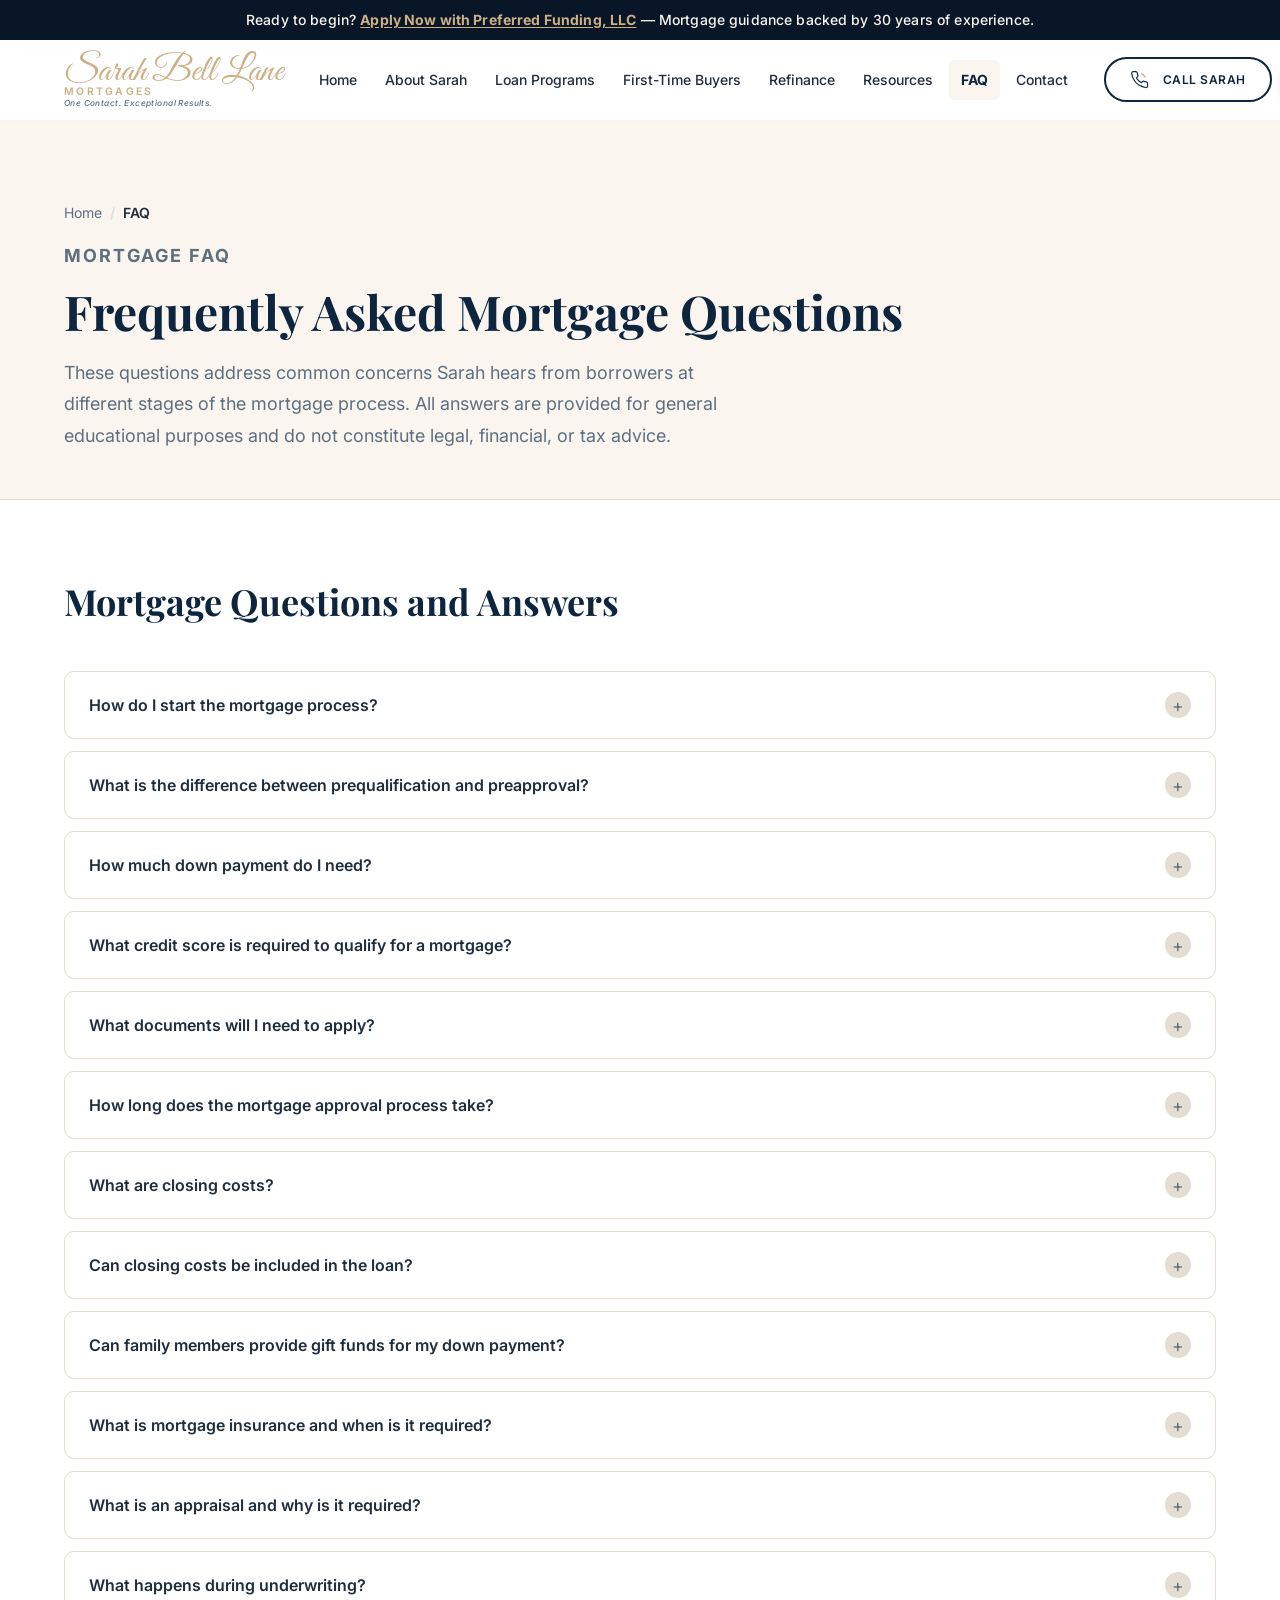
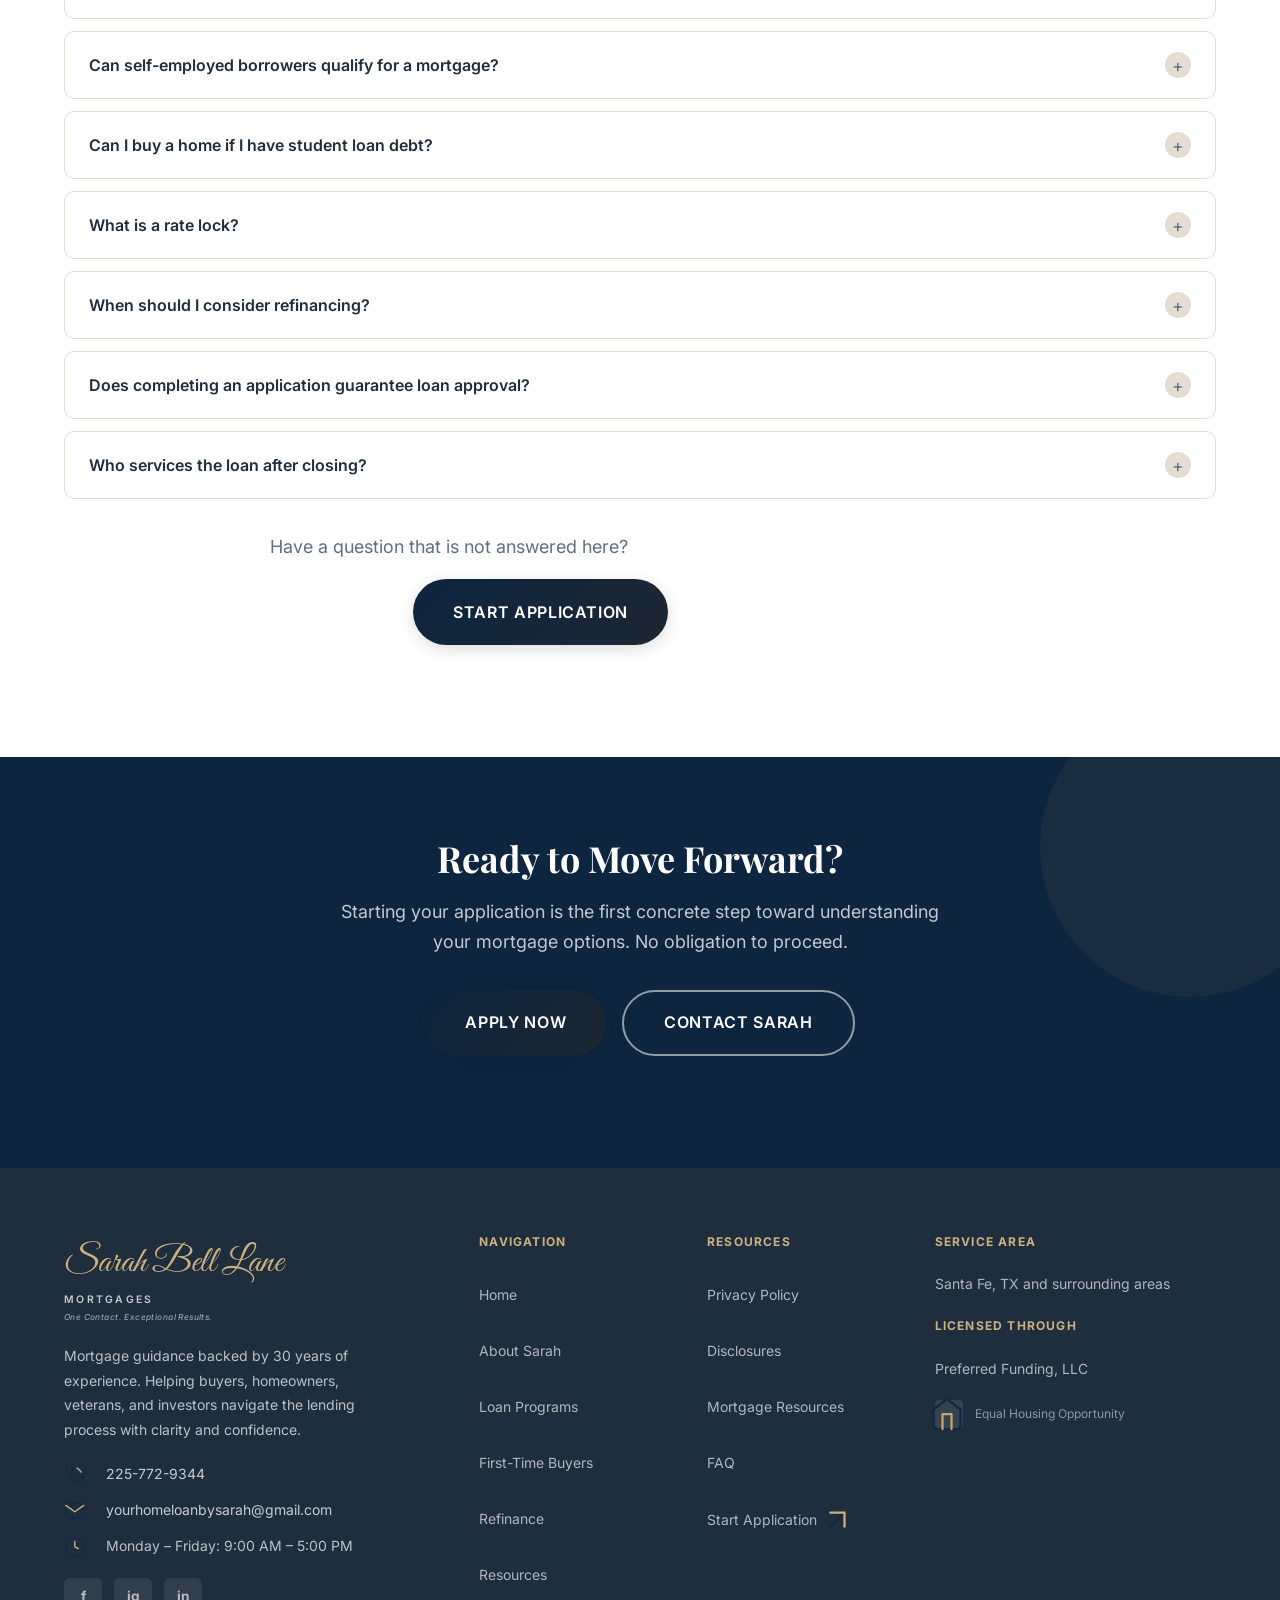
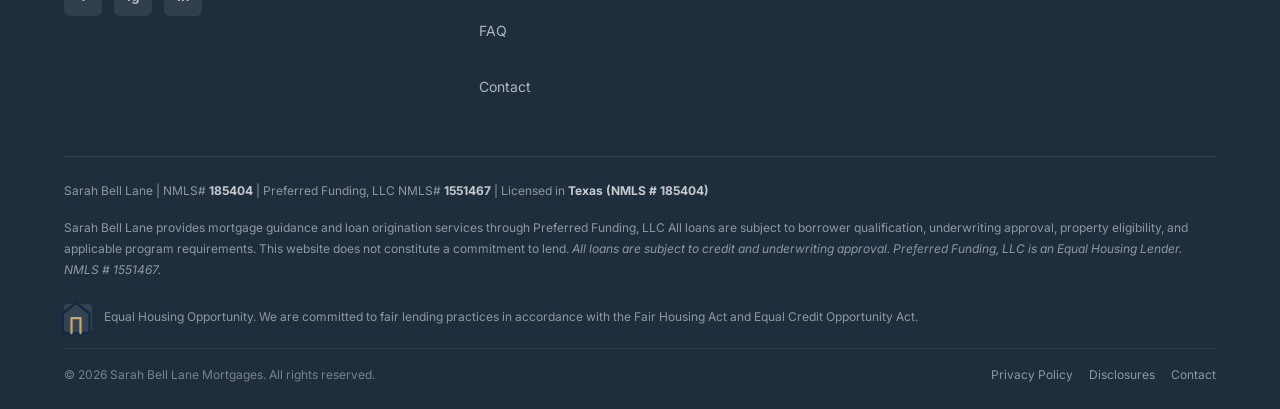
<file: faq.html>
﻿<!DOCTYPE html>
<html lang="en">
<head>
  <meta charset="UTF-8">
  <meta name="viewport" content="width=device-width, initial-scale=1.0">
  <title>Frequently Asked Mortgage Questions | Sarah Bell Lane Mortgages</title>
  <meta name="description" content="Find answers to common mortgage questions from Sarah Bell Lane — covering preapproval, down payments, credit scores, closing costs, VA loans, self-employment, and more.">
  <link rel="canonical" href="https://sarahbelllane.com/faq.html">
  <meta property="og:type" content="website">
  <meta property="og:title" content="Frequently Asked Mortgage Questions | Sarah Bell Lane Mortgages">
  <meta property="og:description" content="Find answers to common mortgage questions from Sarah Bell Lane — covering preapproval, down payments, credit scores, closing costs, VA loans, self-employment, and more.">
  <meta property="og:url" content="https://sarahbelllane.com/faq.html">
  <meta property="og:image" content="https://sblmortgages.com/assets/images/sarah-bell-lane-headshot.png">
  <meta property="og:site_name" content="Sarah Bell Lane Mortgages">
  <meta name="twitter:card" content="summary_large_image">
  <meta name="twitter:title" content="Frequently Asked Mortgage Questions | Sarah Bell Lane Mortgages">
  <meta name="twitter:description" content="Find answers to common mortgage questions from Sarah Bell Lane — covering preapproval, down payments, credit scores, closing costs, VA loans, self-employment, and more.">
  <meta name="twitter:image" content="https://sblmortgages.com/assets/images/sarah-bell-lane-headshot.png">
  <link rel="manifest" href="site.webmanifest">
  <meta name="theme-color" content="#17324D">
  <link rel="preconnect" href="https://fonts.googleapis.com">
  <link rel="preconnect" href="https://fonts.gstatic.com" crossorigin>
  <link href="https://fonts.googleapis.com/css2?family=Inter:wght@400;500;600;700&family=Playfair+Display:wght@700&display=swap" rel="stylesheet">
  <link rel="stylesheet" href="assets/css/styles.css">
  <script type="application/ld+json">
[
  {"@context":"https://schema.org","@type":"BreadcrumbList","itemListElement":[{"@type":"ListItem","position":1,"name":"Home","item":"https://sarahbelllane.com/index.html"},{"@type":"ListItem","position":2,"name":"FAQ","item":"https://sarahbelllane.com/faq.html"}]},
  {"@context":"https://schema.org","@type":"WebPage","name":"Frequently Asked Mortgage Questions","url":"https://sarahbelllane.com/faq.html"},
  {"@context":"https://schema.org","@type":"FAQPage","mainEntity":[
    {"@type":"Question","name":"How do I start the mortgage process?","acceptedAnswer":{"@type":"Answer","text":"The first step is completing a loan application through the Preferred Funding, LLC secure application portal. Once submitted, Sarah will review your application and reach out to discuss your goals, program options, and required documentation. Starting the application does not commit you to any loan."}},
    {"@type":"Question","name":"What is the difference between prequalification and preapproval?","acceptedAnswer":{"@type":"Answer","text":"Prequalification is a preliminary estimate based on self-reported information without a credit review. Preapproval involves a credit inquiry and review of income and asset documentation, providing a more reliable indication of borrowing capacity. Neither constitutes a commitment to lend."}},
    {"@type":"Question","name":"How much down payment do I need?","acceptedAnswer":{"@type":"Answer","text":"Down payment requirements vary by loan program, lender guidelines, and borrower qualifications. Some programs may allow lower down payments for eligible borrowers. The amount affects mortgage insurance requirements and potentially loan terms."}},
    {"@type":"Question","name":"What credit score is required to qualify for a mortgage?","acceptedAnswer":{"@type":"Answer","text":"Credit score requirements vary by loan program and lender. Different programs have different minimum thresholds. Credit score is one factor among many in the qualification assessment."}},
    {"@type":"Question","name":"What documents will I need to apply?","acceptedAnswer":{"@type":"Answer","text":"Commonly required documents include recent pay stubs, W-2 forms, federal tax returns (for self-employed borrowers), bank and asset statements, and government-issued photo identification. Requirements vary by program and situation."}},
    {"@type":"Question","name":"How long does the mortgage approval process take?","acceptedAnswer":{"@type":"Answer","text":"Timelines vary depending on loan program, documentation readiness, underwriting volume, and appraisal scheduling. Being prepared with complete documentation typically helps the process move more efficiently."}},
    {"@type":"Question","name":"What are closing costs?","acceptedAnswer":{"@type":"Answer","text":"Closing costs are fees associated with completing the mortgage transaction, including origination fees, title insurance, escrow fees, appraisal fees, and prepaid items. They vary by location, program, and transaction. Your Loan Estimate provides a detailed breakdown."}},
    {"@type":"Question","name":"Can closing costs be included in the loan?","acceptedAnswer":{"@type":"Answer","text":"In some cases and with some programs, certain closing costs can be financed into the loan. This increases the total loan amount and total interest paid. Availability depends on the program, lender, and property value."}},
    {"@type":"Question","name":"Can family members provide gift funds for my down payment?","acceptedAnswer":{"@type":"Answer","text":"Gift funds from qualifying family members may be acceptable depending on the loan program. A signed gift letter is typically required confirming the funds are not a loan. Program-specific rules and documentation apply."}},
    {"@type":"Question","name":"What is mortgage insurance and when is it required?","acceptedAnswer":{"@type":"Answer","text":"Mortgage insurance protects the lender if a borrower defaults. For conventional loans, PMI is typically required when the down payment is below 20 percent. FHA loans require mortgage insurance premiums regardless of down payment. VA loans do not require private mortgage insurance."}},
    {"@type":"Question","name":"What is an appraisal and why is it required?","acceptedAnswer":{"@type":"Answer","text":"An appraisal is an independent assessment of property value by a licensed appraiser. Lenders require it to confirm the property value supports the loan amount. The appraised value affects the loan-to-value ratio and eligibility."}},
    {"@type":"Question","name":"What happens during underwriting?","acceptedAnswer":{"@type":"Answer","text":"Underwriting is when the lender reviews your complete loan file — credit, income, assets, employment, and property — to make a final loan decision. Additional documentation may be requested. This is a standard part of the mortgage process."}},
    {"@type":"Question","name":"Can self-employed borrowers qualify for a mortgage?","acceptedAnswer":{"@type":"Answer","text":"Self-employed borrowers can qualify. Documentation requirements are typically more extensive, including two years of federal tax returns, profit and loss statements, and additional verification. Income is calculated using net income after business expenses."}},
    {"@type":"Question","name":"Can I buy a home if I have student loan debt?","acceptedAnswer":{"@type":"Answer","text":"Student loan debt is included in the debt-to-income ratio calculation. How payments are counted varies by program, especially for income-driven repayment plans. Student loans do not automatically disqualify a borrower but are a factor in the assessment."}},
    {"@type":"Question","name":"What is a rate lock?","acceptedAnswer":{"@type":"Answer","text":"A rate lock is an agreement holding a specific interest rate for a defined period while the loan is processed. Rate lock terms, fees, and extension policies vary. If the loan does not close before the lock expires, the rate may not apply."}},
    {"@type":"Question","name":"When should I consider refinancing?","acceptedAnswer":{"@type":"Answer","text":"Refinancing may be worth exploring to change loan terms, access equity, or remove mortgage insurance when eligible. Whether it makes sense depends on your situation, costs, and how long you plan to keep the property. Refinancing may increase total finance charges over the life of the loan."}},
    {"@type":"Question","name":"Does completing an application guarantee loan approval?","acceptedAnswer":{"@type":"Answer","text":"No. Submitting a loan application does not guarantee approval. Approval is subject to credit, income, assets, employment, property, and program requirements. The underwriter makes the final decision after reviewing the complete file."}},
    {"@type":"Question","name":"Who services the loan after closing?","acceptedAnswer":{"@type":"Answer","text":"Loan servicing may be retained by Preferred Funding, LLC or transferred to another servicer after closing. You will receive written notice if your loan transfers. Servicing transfers are a normal and regulated part of the mortgage industry."}}
  ]}
]
  </script>
</head>
<body>
  <a href="#main-content" class="skip-link">Skip to main content</a>
  <div class="announcement-bar" role="complementary" aria-label="Site announcement">Ready to begin? <a href="https://www.preferredfundinginc.com/applications" target="_blank" rel="noopener noreferrer" aria-label="Apply Now with Preferred Funding, LLC" data-external-confirm>Apply Now with Preferred Funding, LLC</a> — Mortgage guidance backed by 30 years of experience.</div>

  <header class="site-header" role="banner">
    <div class="container">
      <div class="header-inner">
        <a href="index.html" class="site-logo" aria-label="Sarah Bell Lane Mortgages — Return to homepage">
          <span class="logo-name">Sarah Bell Lane</span>
          <span class="logo-sub">Mortgages</span>
          <span class="logo-tagline">One Contact. Exceptional Results.</span>
        </a>
        <nav class="primary-nav" aria-label="Primary navigation">
          <a href="index.html">Home</a>
          <a href="about.html">About Sarah</a>
          <a href="loan-programs.html">Loan Programs</a>
          <a href="first-time-homebuyers.html">First-Time Buyers</a>
          <a href="refinance.html">Refinance</a>
          <a href="resources.html">Resources</a>
          <a href="faq.html" aria-current="page">FAQ</a>
          <a href="contact.html">Contact</a>
        </nav>
        <div class="header-actions">
          <a href="tel:2257729344" class="btn btn-secondary btn-sm btn-call-header" aria-label="Call Sarah Bell Lane"><svg width="24" height="24" class="coastal-icon icon-phone" viewBox="0 0 24 24" fill="none" stroke="currentColor" stroke-width="1.5" stroke-linecap="round" stroke-linejoin="round"><path d="M22 16.92v3a2 2 0 0 1-2.18 2 19.79 19.79 0 0 1-8.63-3.07 19.5 19.5 0 0 1-6-6 19.79 19.79 0 0 1-3.07-8.67A2 2 0 0 1 4.11 2h3a2 2 0 0 1 2 1.72 12.84 12.84 0 0 0 .7 2.81 2 2 0 0 1-.45 2.11L8.09 9.91a16 16 0 0 0 6 6l1.27-1.27a2 2 0 0 1 2.11-.45 12.84 12.84 0 0 0 2.81.7A2 2 0 0 1 22 16.92z" stroke="#102A43"/><path class="accent-gold waves" d="M14.5 4.5c2 1 3.5 2.5 4.5 4.5" stroke="#C9A66B"/></svg> Call Sarah</a>
          <a href="https://www.preferredfundinginc.com/applications" class="btn btn-primary btn-sm" target="_blank" rel="noopener noreferrer" aria-label="Apply Now — opens Preferred Funding, LLC secure application portal in a new tab" data-external-confirm>Apply Now</a>
        </div>
        <button class="nav-toggle" id="nav-toggle" aria-label="Open navigation menu" aria-expanded="false" aria-controls="mobile-nav">
          <span></span><span></span><span></span>
        </button>
      </div>
    </div>
  </header>

  <nav class="mobile-nav" id="mobile-nav" aria-label="Mobile navigation" aria-hidden="true">
    <div class="mobile-nav-header">
      <a href="index.html" class="site-logo" aria-label="Sarah Bell Lane Mortgages">
        <span class="logo-name">Sarah Bell Lane</span>
        <span class="logo-sub">Mortgages</span>
        <span class="logo-tagline">One Contact. Exceptional Results.</span>
      </a>
      <button class="mobile-nav-close" id="mobile-nav-close" aria-label="Close navigation menu"><svg width="20" height="20" class="coastal-icon close-icon" viewBox="0 0 24 24" fill="none" stroke="currentColor" stroke-width="1.5" style="width: 1.25rem; height: 1.25rem;"><line x1="18" y1="6" x2="6" y2="18" stroke="#102A43"></line><line x1="6" y1="6" x2="18" y2="18" stroke="#102A43"></line></svg></button>
    </div>
    <ul role="list">
      <li><a href="index.html">Home</a></li>
      <li><a href="about.html">About Sarah</a></li>
      <li><a href="loan-programs.html">Loan Programs</a></li>
      <li><a href="first-time-homebuyers.html">First-Time Buyers</a></li>
      <li><a href="refinance.html">Refinance</a></li>
      <li><a href="resources.html">Resources</a></li>
      <li><a href="faq.html" aria-current="page">FAQ</a></li>
      <li><a href="contact.html">Contact</a></li>
    </ul>
    <div class="mobile-nav-actions">
      <a href="tel:2257729344" class="btn btn-secondary btn-block" aria-label="Call Sarah Bell Lane"><svg width="24" height="24" class="coastal-icon icon-phone" viewBox="0 0 24 24" fill="none" stroke="currentColor" stroke-width="1.5" stroke-linecap="round" stroke-linejoin="round"><path d="M22 16.92v3a2 2 0 0 1-2.18 2 19.79 19.79 0 0 1-8.63-3.07 19.5 19.5 0 0 1-6-6 19.79 19.79 0 0 1-3.07-8.67A2 2 0 0 1 4.11 2h3a2 2 0 0 1 2 1.72 12.84 12.84 0 0 0 .7 2.81 2 2 0 0 1-.45 2.11L8.09 9.91a16 16 0 0 0 6 6l1.27-1.27a2 2 0 0 1 2.11-.45 12.84 12.84 0 0 0 2.81.7A2 2 0 0 1 22 16.92z" stroke="#102A43"/><path class="accent-gold waves" d="M14.5 4.5c2 1 3.5 2.5 4.5 4.5" stroke="#C9A66B"/></svg> Call Sarah</a>
      <a href="https://www.preferredfundinginc.com/applications" class="btn btn-primary btn-block" target="_blank" rel="noopener noreferrer" aria-label="Apply Now — opens Preferred Funding, LLC secure application portal in a new tab" data-external-confirm>Apply Now</a>
    </div>
  </nav>

  <main id="main-content">
    <header class="page-header">
      <div class="container">
        <nav class="breadcrumb" aria-label="Breadcrumb">
          <ol>
            <li><a href="index.html">Home</a></li>
            <li aria-current="page">FAQ</li>
          </ol>
        </nav>
        <p class="eyebrow">Mortgage FAQ</p>
        <h1>Frequently Asked Mortgage Questions</h1>
        <p class="lead">These questions address common concerns Sarah hears from borrowers at different stages of the mortgage process. All answers are provided for general educational purposes and do not constitute legal, financial, or tax advice.</p>
      </div>
    </header>

    <section class="section bg-white">
      <div class="container">
        <div class="section-header">
          <h2>Mortgage Questions and Answers</h2>
        </div>
        
        <div class="accordion">
          <div class="accordion-item">
            <button class="accordion-trigger" aria-expanded="false" aria-controls="faq-1">
              <span class="accordion-title">How do I start the mortgage process?</span>
              <span class="accordion-icon">+</span>
            </button>
            <div id="faq-1" class="accordion-panel">
              <p>The first step is completing a loan application. You can begin your application through the Preferred Funding, LLC secure application portal. Once submitted, Sarah will review your application and follow up to discuss your goals, explain your program options, and outline the documentation that will be needed. Submitting an application does not commit you to any loan or program.</p>
            </div>
          </div>
          <div class="accordion-item">
            <button class="accordion-trigger" aria-expanded="false" aria-controls="faq-2">
              <span class="accordion-title">What is the difference between prequalification and preapproval?</span>
              <span class="accordion-icon">+</span>
            </button>
            <div id="faq-2" class="accordion-panel">
              <p>Prequalification is generally a preliminary estimate based on self-reported information without a formal credit review or document verification. Preapproval typically involves a credit inquiry and a review of income and asset documentation, providing a more reliable indication of your likely borrowing capacity. Neither prequalification nor preapproval constitutes a commitment to lend, and both are subject to satisfactory completion of the full underwriting process.</p>
            </div>
          </div>
          <div class="accordion-item">
            <button class="accordion-trigger" aria-expanded="false" aria-controls="faq-3">
              <span class="accordion-title">How much down payment do I need?</span>
              <span class="accordion-icon">+</span>
            </button>
            <div id="faq-3" class="accordion-panel">
              <p>Down payment requirements vary significantly by loan program, lender guidelines, and individual borrower qualifications. Some programs may allow lower down payments for eligible borrowers who meet all other program requirements. The amount you put down can affect whether mortgage insurance is required, your loan terms, and your overall loan cost. Sarah can review available programs based on your specific situation and goals.</p>
            </div>
          </div>
          <div class="accordion-item">
            <button class="accordion-trigger" aria-expanded="false" aria-controls="faq-4">
              <span class="accordion-title">What credit score is required to qualify for a mortgage?</span>
              <span class="accordion-icon">+</span>
            </button>
            <div id="faq-4" class="accordion-panel">
              <p>Credit score requirements vary by loan program and lender. Different programs establish different minimum credit score thresholds, and credit score is only one factor in the overall qualification assessment. Income, debt-to-income ratio, assets, and property type also influence the decision. A credit review is a standard part of the mortgage application process.</p>
            </div>
          </div>
          <div class="accordion-item">
            <button class="accordion-trigger" aria-expanded="false" aria-controls="faq-5">
              <span class="accordion-title">What documents will I need to apply?</span>
              <span class="accordion-icon">+</span>
            </button>
            <div id="faq-5" class="accordion-panel">
              <p>Commonly required documents include recent pay stubs, W-2 forms from the past two years, federal tax returns (particularly for self-employed borrowers), recent bank and asset statements, and government-issued photo identification. Additional documentation may be required depending on your income type, employment situation, and the loan program you are pursuing. Sarah will provide a specific documentation request list based on your application.</p>
            </div>
          </div>
          <div class="accordion-item">
            <button class="accordion-trigger" aria-expanded="false" aria-controls="faq-6">
              <span class="accordion-title">How long does the mortgage approval process take?</span>
              <span class="accordion-icon">+</span>
            </button>
            <div id="faq-6" class="accordion-panel">
              <p>Timelines vary depending on the loan program, documentation readiness, underwriting volume, property appraisal scheduling, and other factors. Being prepared with complete and organized documentation before applying can help the process move more efficiently. Sarah will provide realistic timeline expectations based on your specific situation.</p>
            </div>
          </div>
          <div class="accordion-item">
            <button class="accordion-trigger" aria-expanded="false" aria-controls="faq-7">
              <span class="accordion-title">What are closing costs?</span>
              <span class="accordion-icon">+</span>
            </button>
            <div id="faq-7" class="accordion-panel">
              <p>Closing costs are fees associated with completing the mortgage transaction. They typically include origination and lender fees, title insurance, escrow and settlement charges, appraisal fees, prepaid property taxes, and homeowners insurance premiums. Closing costs vary by location, loan program, and other transaction factors. Your Loan Estimate will provide a detailed breakdown of anticipated costs.</p>
            </div>
          </div>
          <div class="accordion-item">
            <button class="accordion-trigger" aria-expanded="false" aria-controls="faq-8">
              <span class="accordion-title">Can closing costs be included in the loan?</span>
              <span class="accordion-icon">+</span>
            </button>
            <div id="faq-8" class="accordion-panel">
              <p>In some cases and with some loan programs, certain closing costs may be financed into the loan balance rather than paid at closing. Rolling costs into the loan increases the total loan amount and the total interest paid over the life of the loan. Whether this option is available depends on the specific program, lender guidelines, appraised property value, and loan-to-value limits.</p>
            </div>
          </div>
          <div class="accordion-item">
            <button class="accordion-trigger" aria-expanded="false" aria-controls="faq-9">
              <span class="accordion-title">Can family members provide gift funds for my down payment?</span>
              <span class="accordion-icon">+</span>
            </button>
            <div id="faq-9" class="accordion-panel">
              <p>Gift funds from qualifying family members may be acceptable for down payment and closing costs depending on the loan program and lender guidelines. Gift fund requirements typically include a signed gift letter confirming that the transferred funds are a gift and not a loan that must be repaid. Program-specific documentation and source-of-funds rules apply. Not all fund sources are eligible under all programs.</p>
            </div>
          </div>
          <div class="accordion-item">
            <button class="accordion-trigger" aria-expanded="false" aria-controls="faq-10">
              <span class="accordion-title">What is mortgage insurance and when is it required?</span>
              <span class="accordion-icon">+</span>
            </button>
            <div id="faq-10" class="accordion-panel">
              <p>Mortgage insurance is protection for the lender in the event of borrower default. For conventional loans, private mortgage insurance (PMI) is typically required when the down payment is below 20 percent of the purchase price. FHA loans require mortgage insurance premiums regardless of down payment amount, with both an upfront premium and an annual premium in most cases. VA loans do not require private mortgage insurance. Requirements and costs vary by program.</p>
            </div>
          </div>
          <div class="accordion-item">
            <button class="accordion-trigger" aria-expanded="false" aria-controls="faq-11">
              <span class="accordion-title">What is an appraisal and why is it required?</span>
              <span class="accordion-icon">+</span>
            </button>
            <div id="faq-11" class="accordion-panel">
              <p>An appraisal is an independent assessment of a property market value conducted by a state-licensed or certified appraiser. Lenders require an appraisal to confirm that the property value supports the loan amount being requested. The appraised value determines the loan-to-value ratio, which affects loan eligibility, program qualification, and potentially mortgage insurance requirements.</p>
            </div>
          </div>
          <div class="accordion-item">
            <button class="accordion-trigger" aria-expanded="false" aria-controls="faq-12">
              <span class="accordion-title">What happens during underwriting?</span>
              <span class="accordion-icon">+</span>
            </button>
            <div id="faq-12" class="accordion-panel">
              <p>Underwriting is the process by which the lender thoroughly reviews your complete loan file — including your credit history, income documentation, asset statements, employment verification, and property appraisal — to arrive at a final loan decision. The underwriter may request additional documentation or written explanations for specific items during this process. Underwriting is a standard and required step in mortgage approval.</p>
            </div>
          </div>
          <div class="accordion-item">
            <button class="accordion-trigger" aria-expanded="false" aria-controls="faq-13">
              <span class="accordion-title">Can self-employed borrowers qualify for a mortgage?</span>
              <span class="accordion-icon">+</span>
            </button>
            <div id="faq-13" class="accordion-panel">
              <p>Self-employed borrowers can qualify for mortgage financing, though documentation requirements are typically more extensive than for salaried employees. Lenders generally require two years of complete federal tax returns, a current profit and loss statement, and potentially additional business documentation. Income is calculated using the net income reported on tax returns after business expenses, which may differ significantly from gross revenue or deposits.</p>
            </div>
          </div>
          <div class="accordion-item">
            <button class="accordion-trigger" aria-expanded="false" aria-controls="faq-14">
              <span class="accordion-title">Can I buy a home if I have student loan debt?</span>
              <span class="accordion-icon">+</span>
            </button>
            <div id="faq-14" class="accordion-panel">
              <p>Student loan debt is included in your debt-to-income (DTI) calculation as a monthly obligation. How student loan payments are counted can vary by loan program — particularly for borrowers enrolled in income-driven repayment plans. Depending on your complete financial picture, student loans do not automatically disqualify a borrower, but they are a factor in the overall qualification assessment.</p>
            </div>
          </div>
          <div class="accordion-item">
            <button class="accordion-trigger" aria-expanded="false" aria-controls="faq-15">
              <span class="accordion-title">What is a rate lock?</span>
              <span class="accordion-icon">+</span>
            </button>
            <div id="faq-15" class="accordion-panel">
              <p>A rate lock is a lender agreement to hold a specific interest rate for a defined period while your loan is being processed. Rate lock periods, associated fees, and extension policies vary by lender and program. If your loan does not close before the rate lock expiration date, the locked rate may no longer apply and current market rates would be used instead.</p>
            </div>
          </div>
          <div class="accordion-item">
            <button class="accordion-trigger" aria-expanded="false" aria-controls="faq-16">
              <span class="accordion-title">When should I consider refinancing?</span>
              <span class="accordion-icon">+</span>
            </button>
            <div id="faq-16" class="accordion-panel">
              <p>There is no universal answer. Refinancing may be worth exploring when you want to change your loan terms, access available equity for a specific purpose, or remove mortgage insurance when eligible conditions are met. Whether refinancing makes financial sense depends on your specific loan, goals, the associated costs, and your anticipated timeline for keeping the property. Refinancing may increase the total finance charges paid over the life of the loan.</p>
            </div>
          </div>
          <div class="accordion-item">
            <button class="accordion-trigger" aria-expanded="false" aria-controls="faq-17">
              <span class="accordion-title">Does completing an application guarantee loan approval?</span>
              <span class="accordion-icon">+</span>
            </button>
            <div id="faq-17" class="accordion-panel">
              <p>No. Submitting a loan application does not guarantee approval. Loan approval is subject to a complete review of your credit history, income, assets, employment, property eligibility, and applicable program requirements. An underwriter makes the final lending decision after reviewing the complete loan file. Preapproval is not a commitment to lend.</p>
            </div>
          </div>
          <div class="accordion-item">
            <button class="accordion-trigger" aria-expanded="false" aria-controls="faq-18">
              <span class="accordion-title">Who services the loan after closing?</span>
              <span class="accordion-icon">+</span>
            </button>
            <div id="faq-18" class="accordion-panel">
              <p>Loan servicing — which includes managing your monthly payments, escrow account, and ongoing loan administration — may be retained by Preferred Funding, LLC or transferred to another qualified servicer after closing. Federal law requires written notice to be provided if your loan is transferred to a different servicer. Servicing transfers are a normal and regulated practice in the mortgage industry.</p>
            </div>
          </div>
        </div>

        <div class="text-center mt-8">
          <p class="lead">Have a question that is not answered here?</p>
          <div class="hero-actions" style="justify-content:center; margin-top: var(--space-4);">
            <a href="https://www.preferredfundinginc.com/applications" class="btn btn-primary btn-lg" target="_blank" rel="noopener noreferrer" aria-label="Apply Now" data-external-confirm>Start Application</a>
            <a href="contact.html" class="btn btn-ghost btn-lg">Ask Sarah</a>
          </div>
        </div>
      </div>
    </section>

    <section class="section bg-navy text-white cta-band text-center">
      <div class="container">
        <h2>Ready to Move Forward?</h2>
        <p class="mb-6">Starting your application is the first concrete step toward understanding your mortgage options. No obligation to proceed.</p>
        <div class="hero-actions" style="justify-content: center;">
          <a href="https://www.preferredfundinginc.com/applications" class="btn btn-primary btn-lg" target="_blank" rel="noopener noreferrer" data-external-confirm>Apply Now</a>
          <a href="contact.html" class="btn btn-ghost btn-lg">Contact Sarah</a>
        </div>
      </div>
    </section>
  </main>

  <footer class="site-footer" role="contentinfo">
    <div class="container">
      <div class="footer-grid">
        <div class="footer-brand">
          <span class="logo-name">Sarah Bell Lane</span>
          <span class="logo-sub">Mortgages</span>
          <span class="logo-tagline">One Contact. Exceptional Results.</span>
          <p>Mortgage guidance backed by 30 years of experience. Helping buyers, homeowners, veterans, and investors navigate the lending process with clarity and confidence.</p>
          <div class="footer-contact-item"><span aria-hidden="true"><svg width="24" height="24" class="coastal-icon icon-phone" viewBox="0 0 24 24" fill="none" stroke="currentColor" stroke-width="1.5" stroke-linecap="round" stroke-linejoin="round"><path d="M22 16.92v3a2 2 0 0 1-2.18 2 19.79 19.79 0 0 1-8.63-3.07 19.5 19.5 0 0 1-6-6 19.79 19.79 0 0 1-3.07-8.67A2 2 0 0 1 4.11 2h3a2 2 0 0 1 2 1.72 12.84 12.84 0 0 0 .7 2.81 2 2 0 0 1-.45 2.11L8.09 9.91a16 16 0 0 0 6 6l1.27-1.27a2 2 0 0 1 2.11-.45 12.84 12.84 0 0 0 2.81.7A2 2 0 0 1 22 16.92z" stroke="#102A43"/><path class="accent-gold waves" d="M14.5 4.5c2 1 3.5 2.5 4.5 4.5" stroke="#C9A66B"/></svg></span><a href="tel:2257729344">225-772-9344</a></div>
          <div class="footer-contact-item"><span aria-hidden="true"><svg width="24" height="24" class="coastal-icon icon-email" viewBox="0 0 24 24" fill="none" stroke="currentColor" stroke-width="1.5" stroke-linecap="round" stroke-linejoin="round"><path d="M4 4h16c1.1 0 2 .9 2 2v12c0 1.1-.9 2-2 2H4c-1.1 0-2-.9-2-2V6c0-1.1.9-2 2-2z" stroke="#102A43"/><polyline class="accent-gold" points="22,6 12,13 2,6" stroke="#C9A66B"/></svg></span><a href="mailto:yourhomeloanbysarah@gmail.com">yourhomeloanbysarah@gmail.com</a></div>
          <div class="footer-contact-item"><span aria-hidden="true"><svg width="24" height="24" class="coastal-icon icon-clock" viewBox="0 0 24 24" fill="none" stroke="currentColor" stroke-width="1.5" stroke-linecap="round" stroke-linejoin="round"><circle cx="12" cy="12" r="10" stroke="#102A43"/><polyline points="12 6 12 12 16 14" stroke="#C9A66B" class="accent-gold"/></svg></span><span>Monday – Friday: 9:00 AM – 5:00 PM</span></div>
          <div class="footer-social">
            <a href="https://www.facebook.com/yourhomeloanbysarah" target="_blank" rel="noopener noreferrer" aria-label="Facebook">f</a>
            <a href="https://www.instagram.com/yourhomeloanbysarah" target="_blank" rel="noopener noreferrer" aria-label="Instagram">ig</a>
            <a href="https://www.linkedin.com" target="_blank" rel="noopener noreferrer" aria-label="LinkedIn">in</a>
          </div>
        </div>
        <div>
          <p class="footer-heading">Navigation</p>
          <nav class="footer-nav" aria-label="Footer navigation">
            <a href="index.html">Home</a>
            <a href="about.html">About Sarah</a>
            <a href="loan-programs.html">Loan Programs</a>
            <a href="first-time-homebuyers.html">First-Time Buyers</a>
            <a href="refinance.html">Refinance</a>
            <a href="resources.html">Resources</a>
            <a href="faq.html">FAQ</a>
            <a href="contact.html">Contact</a>
          </nav>
        </div>
        <div>
          <p class="footer-heading">Resources</p>
          <nav class="footer-nav" aria-label="Resources navigation">
            <a href="privacy-policy.html">Privacy Policy</a>
            <a href="disclosures.html">Disclosures</a>
            <a href="resources.html">Mortgage Resources</a>
            <a href="faq.html">FAQ</a>
            <a href="https://www.preferredfundinginc.com/applications" target="_blank" rel="noopener noreferrer" data-external-confirm>Start Application <svg width="20" height="20" class="coastal-icon link-arrow-icon" viewBox="0 0 24 24" fill="none" stroke="currentColor" stroke-width="1.5" style="width: 0.85rem; height: 0.85rem; display: inline-block; vertical-align: middle; margin-left: 0.15rem;"><line x1="7" y1="17" x2="17" y2="7" stroke="#102A43"></line><polyline points="7 7 17 7 17 17" stroke="#C9A66B" class="accent-gold"></polyline></svg></a>
          </nav>
        </div>
        <div>
          <p class="footer-heading">Service Area</p>
          <p style="font-size:var(--text-sm);color:rgba(255,255,255,0.65);max-width:100%;margin-bottom:var(--space-5);">Santa Fe, TX and surrounding areas</p>
          <p class="footer-heading">Licensed Through</p>
          <p style="font-size:var(--text-sm);color:rgba(255,255,255,0.65);max-width:100%;margin-bottom:var(--space-5);">Preferred Funding, LLC</p>
          <div class="footer-eho"><span class="eho-symbol" aria-hidden="true"><svg width="24" height="24" class="coastal-icon icon-house" style="width: 1.25rem; height: 1.25rem; margin-right: 0.25rem;" viewBox="0 0 24 24" fill="none" stroke="currentColor" stroke-width="1.5" stroke-linecap="round" stroke-linejoin="round"><path d="M3 9l9-7 9 7v11a2 2 0 0 1-2 2H5a2 2 0 0 1-2-2z" stroke="#102A43"/><polyline points="9 22 9 12 15 12 15 22" stroke="#C9A66B"/></svg></span><span>Equal Housing Opportunity</span></div>
        </div>
      </div>
      <div class="footer-bottom">
        <div class="footer-bottom-inner">
          <div class="footer-nmls">Sarah Bell Lane | NMLS# <strong>185404</strong> | Preferred Funding, LLC NMLS# <strong>1551467</strong> | Licensed in <strong>Texas (NMLS # 185404)</strong></div>
          <div class="footer-disclosure">Sarah Bell Lane provides mortgage guidance and loan origination services through Preferred Funding, LLC All loans are subject to borrower qualification, underwriting approval, property eligibility, and applicable program requirements. This website does not constitute a commitment to lend. <em>All loans are subject to credit and underwriting approval. Preferred Funding, LLC is an Equal Housing Lender. NMLS # 1551467.</em></div>
          <div class="footer-eho"><span class="eho-symbol" aria-hidden="true"><svg width="24" height="24" class="coastal-icon icon-house" style="width: 1.25rem; height: 1.25rem; margin-right: 0.25rem;" viewBox="0 0 24 24" fill="none" stroke="currentColor" stroke-width="1.5" stroke-linecap="round" stroke-linejoin="round"><path d="M3 9l9-7 9 7v11a2 2 0 0 1-2 2H5a2 2 0 0 1-2-2z" stroke="#102A43"/><polyline points="9 22 9 12 15 12 15 22" stroke="#C9A66B"/></svg></span><span>Equal Housing Opportunity. We are committed to fair lending practices in accordance with the Fair Housing Act and Equal Credit Opportunity Act.</span></div>
          <div class="footer-legal-row">
            <span>&#169; <span data-year></span> Sarah Bell Lane Mortgages. All rights reserved.</span>
            <div class="footer-legal-links"><a href="privacy-policy.html">Privacy Policy</a><a href="disclosures.html">Disclosures</a><a href="contact.html">Contact</a></div>
          </div>
        </div>
      </div>
    </div>
  </footer>

  <button class="back-to-top" id="back-to-top" aria-label="Back to top"><svg width="20" height="20" class="coastal-icon arrow-icon" viewBox="0 0 24 24" fill="none" stroke="currentColor" stroke-width="1.5" style="width: 1.25rem; height: 1.25rem;"><line x1="12" y1="19" x2="12" y2="5" stroke="#102A43"></line><polyline points="5 12 12 5 19 12" stroke="#C9A66B" class="accent-gold"></polyline></svg></button>

  <div class="mobile-sticky-bar" aria-label="Mobile quick actions">
    <div class="mobile-sticky-inner">
      <a href="tel:2257729344" class="btn btn-secondary btn-block" aria-label="Call Sarah Bell Lane"><svg width="24" height="24" class="coastal-icon icon-phone" viewBox="0 0 24 24" fill="none" stroke="currentColor" stroke-width="1.5" stroke-linecap="round" stroke-linejoin="round"><path d="M22 16.92v3a2 2 0 0 1-2.18 2 19.79 19.79 0 0 1-8.63-3.07 19.5 19.5 0 0 1-6-6 19.79 19.79 0 0 1-3.07-8.67A2 2 0 0 1 4.11 2h3a2 2 0 0 1 2 1.72 12.84 12.84 0 0 0 .7 2.81 2 2 0 0 1-.45 2.11L8.09 9.91a16 16 0 0 0 6 6l1.27-1.27a2 2 0 0 1 2.11-.45 12.84 12.84 0 0 0 2.81.7A2 2 0 0 1 22 16.92z" stroke="#102A43"/><path class="accent-gold waves" d="M14.5 4.5c2 1 3.5 2.5 4.5 4.5" stroke="#C9A66B"/></svg> Call Sarah</a>
      <a href="https://www.preferredfundinginc.com/applications" class="btn btn-primary btn-block" target="_blank" rel="noopener noreferrer" aria-label="Apply Now — opens Preferred Funding, LLC secure application portal in a new tab" data-external-confirm>Apply Now</a>
    </div>
  </div>

  <div class="external-notice" id="external-notice" role="dialog" aria-labelledby="external-notice-title" aria-modal="true">
    <div class="external-notice-box">
      <h3 id="external-notice-title">You Are Leaving This Website</h3>
      <p>You are being redirected to the Preferred Funding, LLC secure application portal. You will leave Sarah Bell Lane Mortgages and enter the Preferred Funding, LLC system, which maintains its own privacy practices and terms of use.</p>
      <div class="external-notice-actions">
        <button class="btn btn-primary" id="external-proceed">Continue to Application</button>
        <button class="btn btn-secondary" id="external-cancel">Go Back</button>
      </div>
    </div>
  </div>

  <script src="assets/js/main.js"></script>
</body>
</html>
</file>
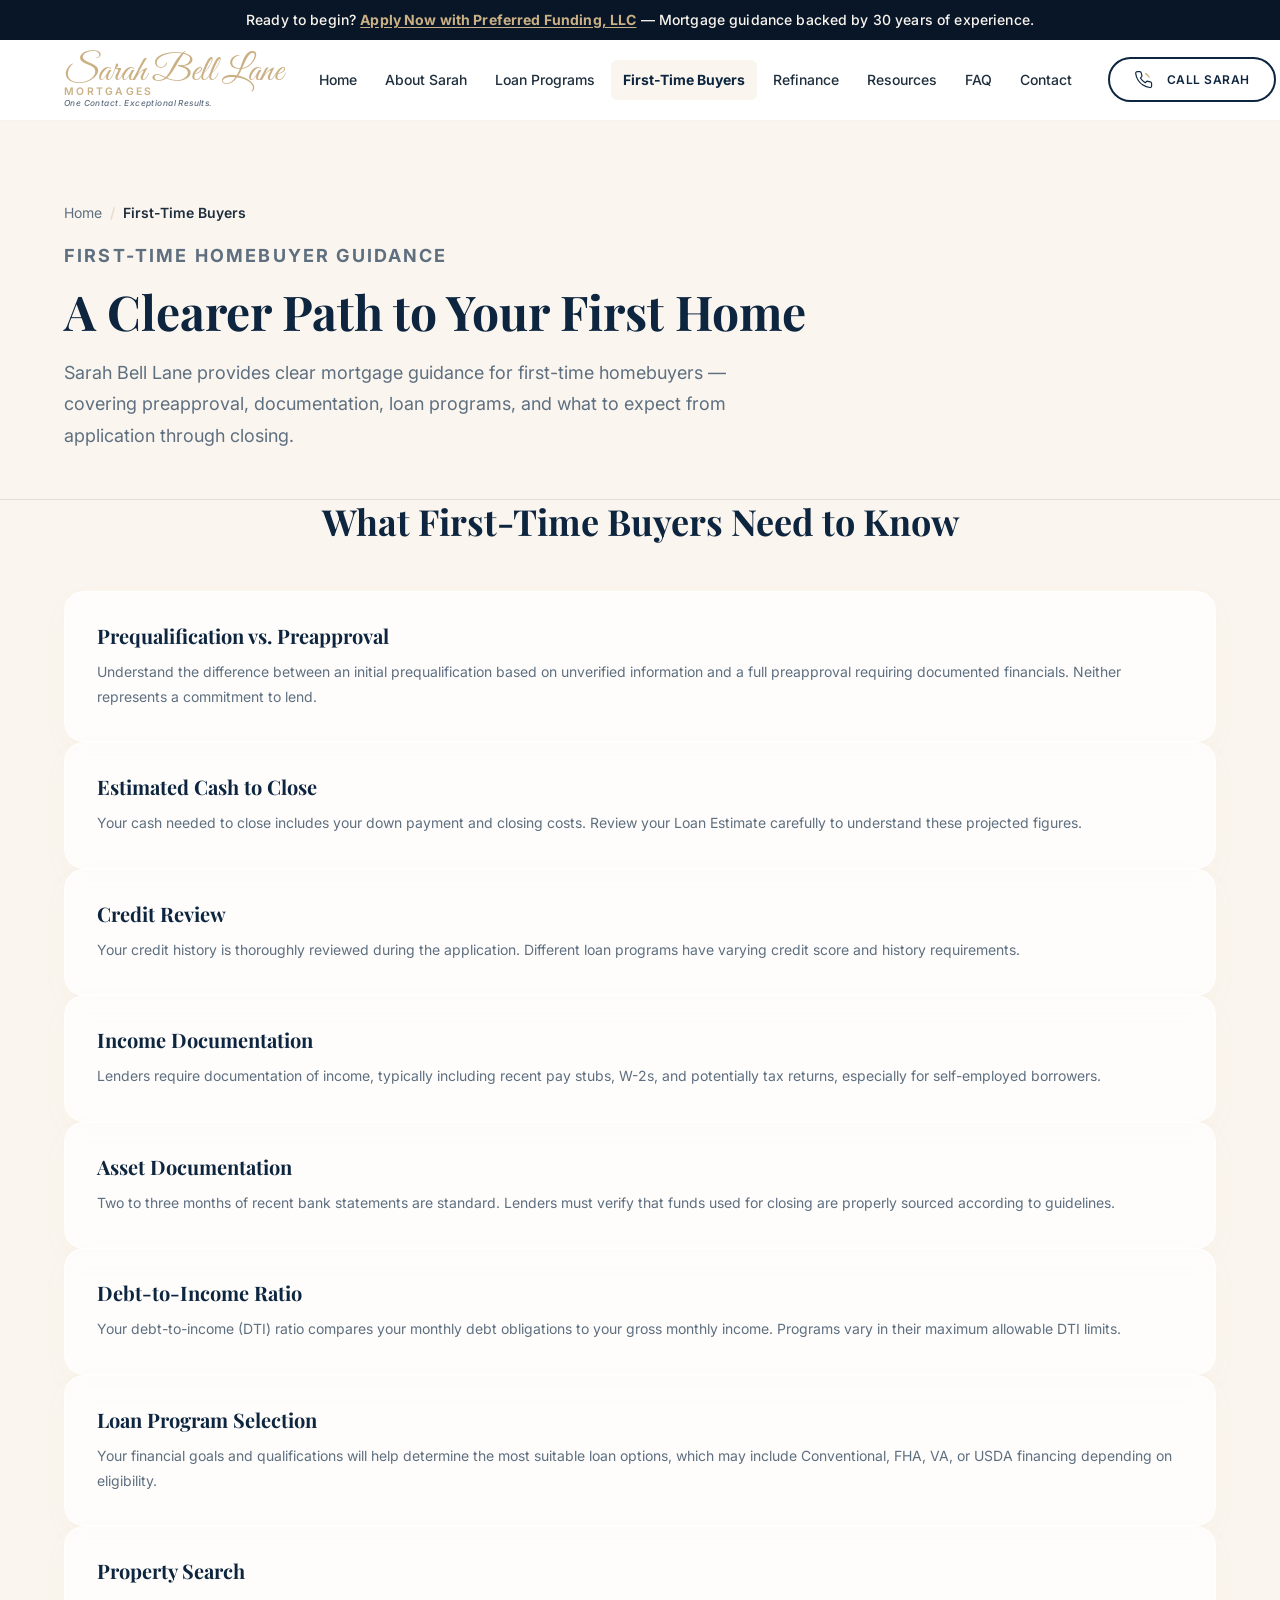
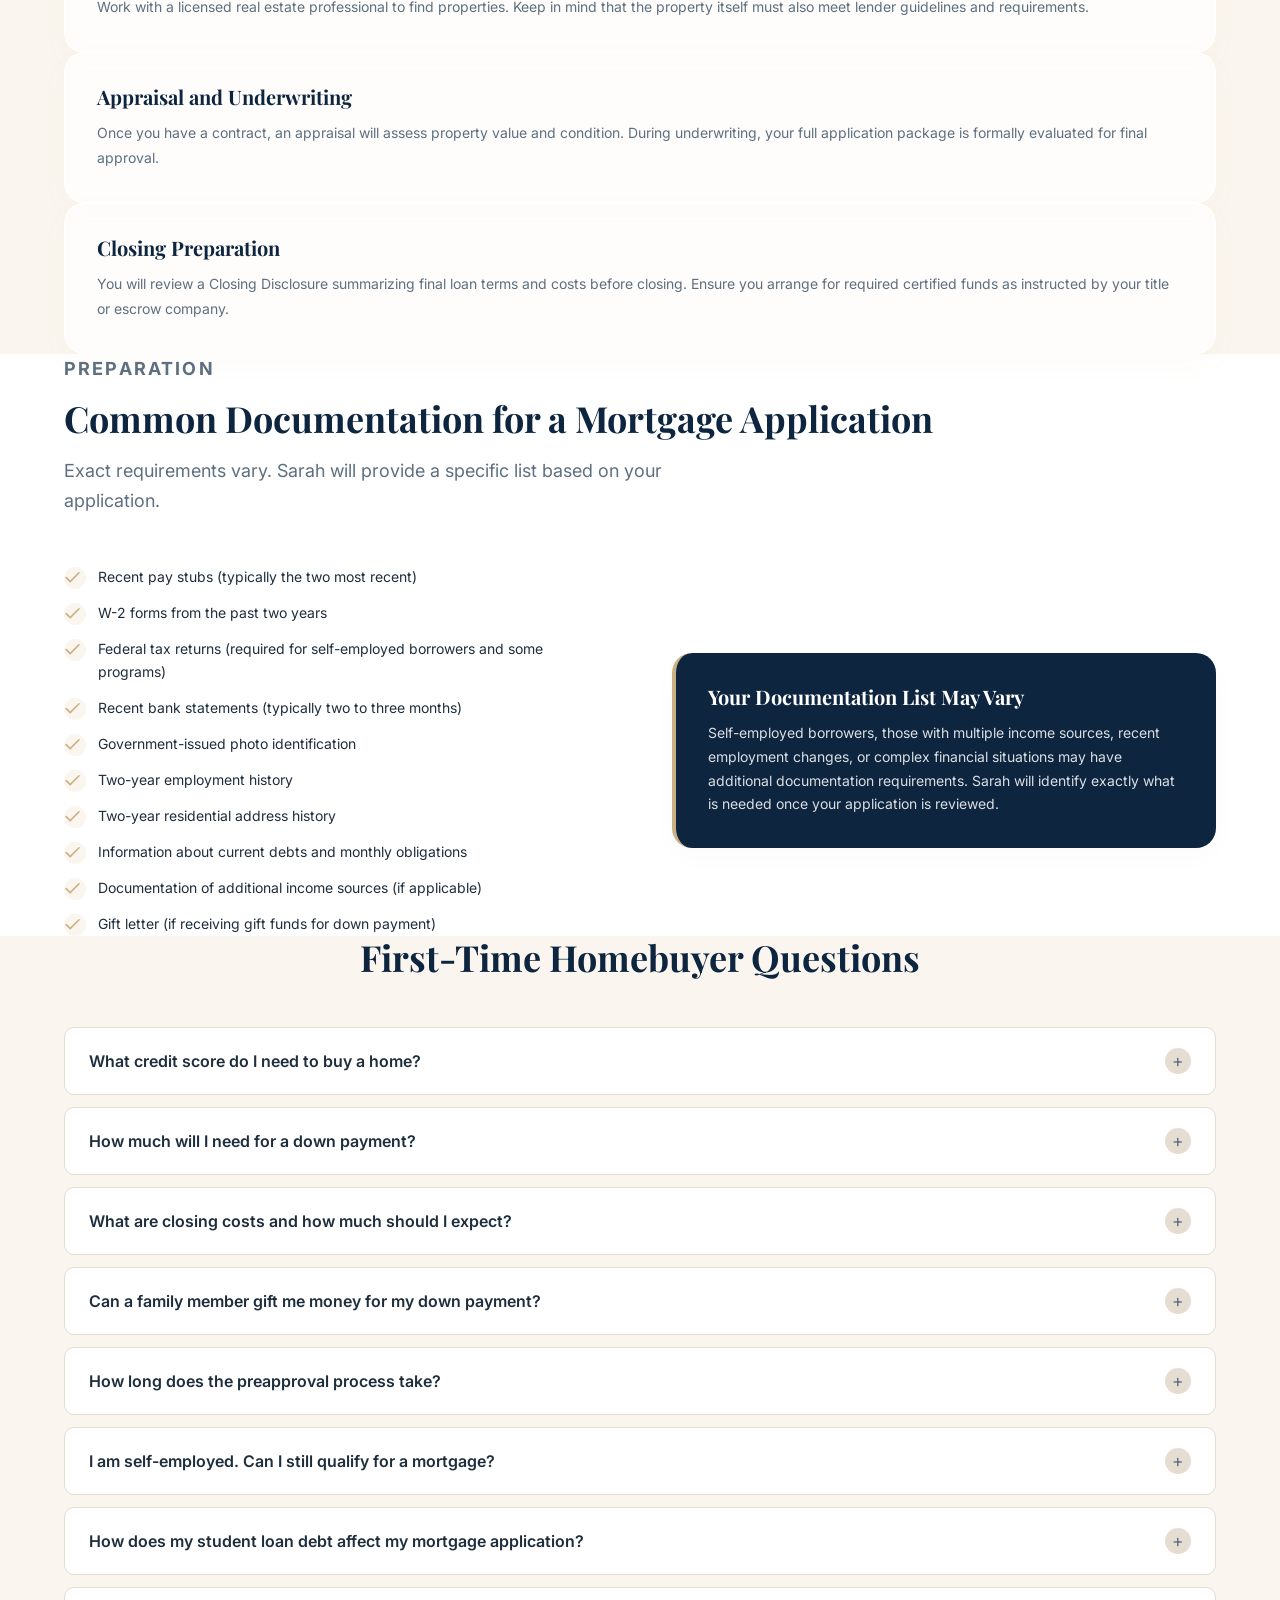
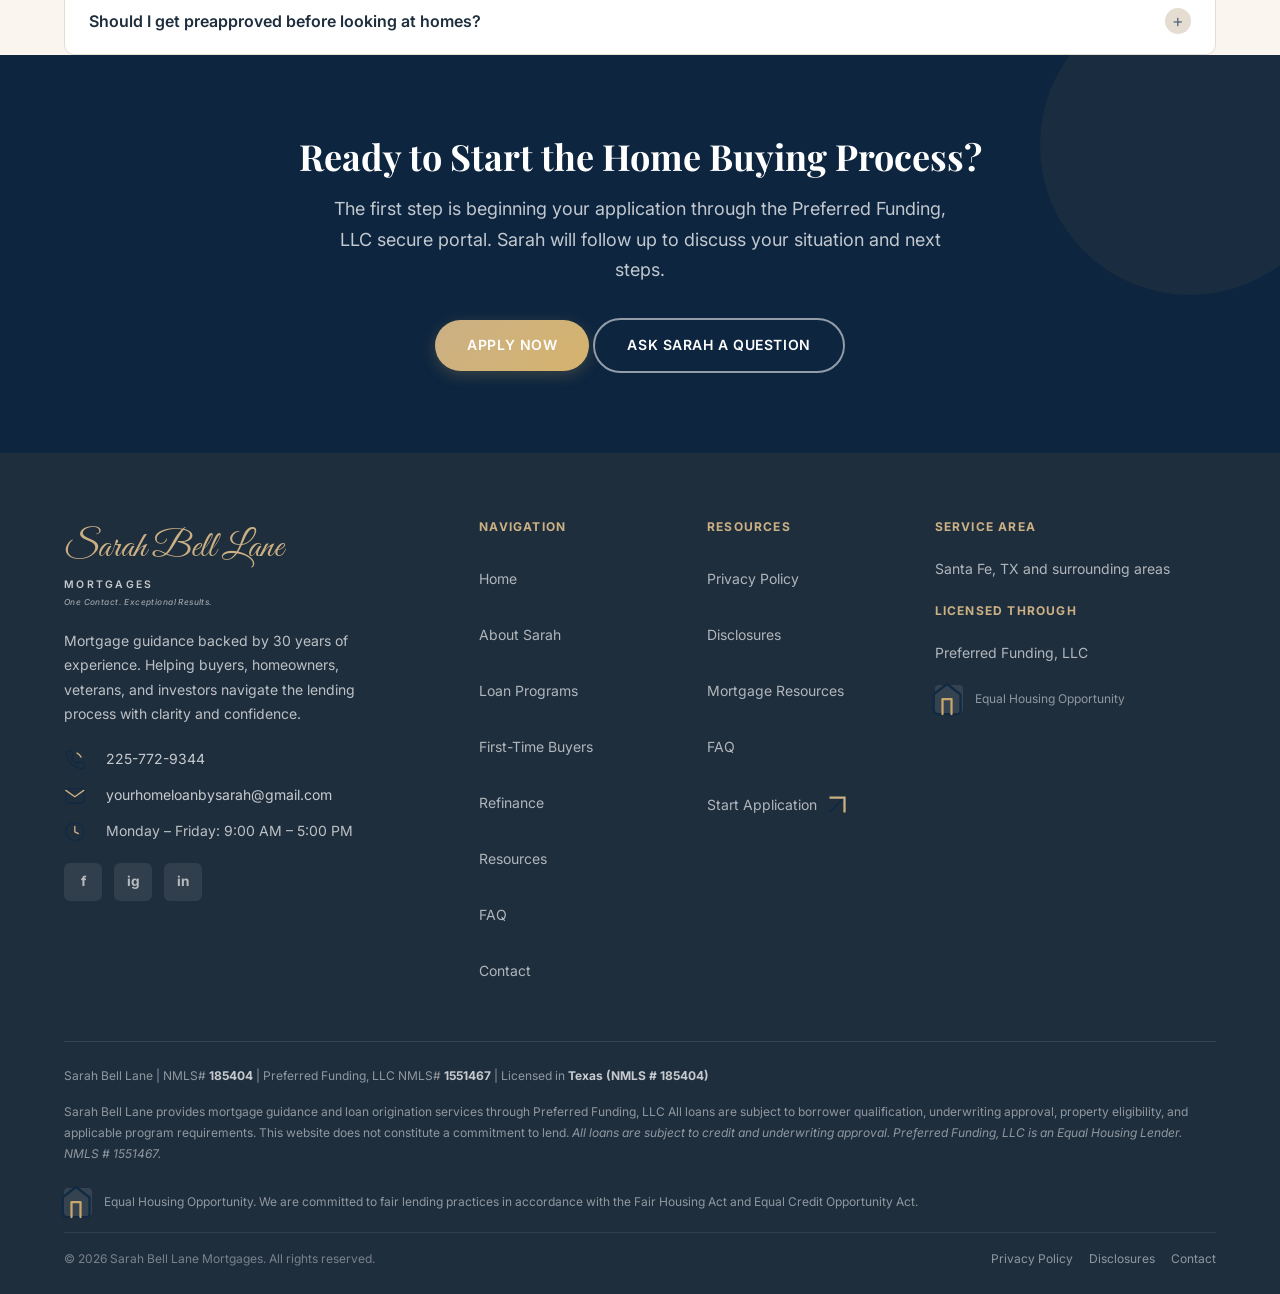
<file: first-time-homebuyers.html>
﻿<!DOCTYPE html>
<html lang="en">
<head>
  <meta charset="UTF-8">
  <meta name="viewport" content="width=device-width, initial-scale=1.0">
  <title>A Clearer Path to Your First Home | Sarah Bell Lane Mortgages</title>
  <meta name="description" content="Sarah Bell Lane provides clear mortgage guidance for first-time homebuyers — covering preapproval, documentation, loan programs, and what to expect from application through closing.">
  <link rel="canonical" href="https://yourhomeloanbysarah.com/first-time-homebuyers.html">
  <meta property="og:type" content="website">
  <meta property="og:title" content="A Clearer Path to Your First Home | Sarah Bell Lane Mortgages">
  <meta property="og:description" content="Sarah Bell Lane provides clear mortgage guidance for first-time homebuyers — covering preapproval, documentation, loan programs, and what to expect from application through closing.">
  <meta property="og:url" content="https://yourhomeloanbysarah.com/first-time-homebuyers.html">
  <meta property="og:image" content="https://sblmortgages.com/assets/images/sarah-bell-lane-headshot.png">
  <meta property="og:site_name" content="Sarah Bell Lane Mortgages">
  <meta name="twitter:card" content="summary_large_image">
  <meta name="twitter:title" content="A Clearer Path to Your First Home | Sarah Bell Lane Mortgages">
  <meta name="twitter:description" content="Sarah Bell Lane provides clear mortgage guidance for first-time homebuyers — covering preapproval, documentation, loan programs, and what to expect from application through closing.">
  <meta name="twitter:image" content="https://sblmortgages.com/assets/images/sarah-bell-lane-headshot.png">
  <link rel="manifest" href="site.webmanifest">
  <meta name="theme-color" content="#17324D">
  <link rel="preconnect" href="https://fonts.googleapis.com">
  <link rel="preconnect" href="https://fonts.gstatic.com" crossorigin>
  <link href="https://fonts.googleapis.com/css2?family=Inter:wght@400;500;600;700&family=Playfair+Display:wght@700&display=swap" rel="stylesheet">
  <link rel="stylesheet" href="assets/css/styles.css">
  <script type="application/ld+json">
[
  {"@context":"https://schema.org","@type":"BreadcrumbList","itemListElement":[{"@type":"ListItem","position":1,"name":"Home","item":"https://yourhomeloanbysarah.com/index.html"},{"@type":"ListItem","position":2,"name":"First-Time Buyers","item":"https://yourhomeloanbysarah.com/first-time-homebuyers.html"}]},
  {"@context":"https://schema.org","@type":"WebPage","name":"A Clearer Path to Your First Home","url":"https://yourhomeloanbysarah.com/first-time-homebuyers.html"},
  {"@context":"https://schema.org","@type":"FAQPage","mainEntity":[
    {"@type":"Question","name":"What credit score do I need to buy a home?","acceptedAnswer":{"@type":"Answer","text":"Credit score requirements vary significantly by loan program. Some programs are available to borrowers with lower credit scores than conventional financing requires. Other factors besides your credit score also affect your qualification."}},
    {"@type":"Question","name":"How much will I need for a down payment?","acceptedAnswer":{"@type":"Answer","text":"Down payment requirements depend on the loan program, lender guidelines, and your qualifications. Some programs allow for lower down payments for eligible borrowers."}},
    {"@type":"Question","name":"What are closing costs?","acceptedAnswer":{"@type":"Answer","text":"Closing costs are fees associated with obtaining the mortgage and completing the transaction. They vary by location, loan type, and other factors. Your Loan Estimate will provide a detailed breakdown."}},
    {"@type":"Question","name":"Can a family member gift me money for the down payment?","acceptedAnswer":{"@type":"Answer","text":"Gift funds from certain family members may be acceptable depending on the loan program. Gift funds typically require a signed gift letter. Program-specific requirements apply."}},
    {"@type":"Question","name":"How long does preapproval take?","acceptedAnswer":{"@type":"Answer","text":"The timeline varies depending on documentation readiness and lender processing. Being prepared with documents before applying can help. A preapproval is not a commitment to lend."}},
    {"@type":"Question","name":"I am self-employed. Can I qualify for a mortgage?","acceptedAnswer":{"@type":"Answer","text":"Self-employed borrowers can qualify. Documentation requirements are often more extensive and typically include two years of tax returns, profit and loss statements, and other supporting documentation."}},
    {"@type":"Question","name":"How does student loan debt affect my application?","acceptedAnswer":{"@type":"Answer","text":"Student loan debt is included in your debt-to-income ratio calculation. How payments are counted varies by program, especially for income-driven repayment plans."}},
    {"@type":"Question","name":"Should I get preapproved before looking at homes?","acceptedAnswer":{"@type":"Answer","text":"Beginning the application process first gives you a clearer sense of your borrowing capacity and makes your offer more credible to sellers. Most agents recommend having preapproval before making offers."}}
  ]}
]
  </script>
</head>
<body>
<a href="#main-content" class="skip-link">Skip to main content</a>
<div class="announcement-bar" role="complementary" aria-label="Site announcement">Ready to begin? <a href="https://www.preferredfundinginc.com/applications" target="_blank" rel="noopener noreferrer" aria-label="Apply Now with Preferred Funding, LLC" data-external-confirm>Apply Now with Preferred Funding, LLC</a> — Mortgage guidance backed by 30 years of experience.</div>
<header class="site-header" role="banner">
  <div class="container">
    <div class="header-inner">
      <a href="index.html" class="site-logo" aria-label="Sarah Bell Lane Mortgages — Return to homepage">
        <span class="logo-name">Sarah Bell Lane</span>
        <span class="logo-sub">Mortgages</span>
        <span class="logo-tagline">One Contact. Exceptional Results.</span>
      </a>
      <nav class="primary-nav" aria-label="Primary navigation">
        <a href="index.html">Home</a>
        <a href="about.html">About Sarah</a>
        <a href="loan-programs.html">Loan Programs</a>
        <a href="first-time-homebuyers.html" aria-current="page">First-Time Buyers</a>
        <a href="refinance.html">Refinance</a>
        <a href="resources.html">Resources</a>
        <a href="faq.html">FAQ</a>
        <a href="contact.html">Contact</a>
      </nav>
      <div class="header-actions">
        <a href="tel:2257729344" class="btn btn-secondary btn-sm btn-call-header" aria-label="Call Sarah Bell Lane"><svg width="24" height="24" class="coastal-icon icon-phone" viewBox="0 0 24 24" fill="none" stroke="currentColor" stroke-width="1.5" stroke-linecap="round" stroke-linejoin="round"><path d="M22 16.92v3a2 2 0 0 1-2.18 2 19.79 19.79 0 0 1-8.63-3.07 19.5 19.5 0 0 1-6-6 19.79 19.79 0 0 1-3.07-8.67A2 2 0 0 1 4.11 2h3a2 2 0 0 1 2 1.72 12.84 12.84 0 0 0 .7 2.81 2 2 0 0 1-.45 2.11L8.09 9.91a16 16 0 0 0 6 6l1.27-1.27a2 2 0 0 1 2.11-.45 12.84 12.84 0 0 0 2.81.7A2 2 0 0 1 22 16.92z" stroke="#102A43"/><path class="accent-gold waves" d="M14.5 4.5c2 1 3.5 2.5 4.5 4.5" stroke="#C9A66B"/></svg> Call Sarah</a>
        <a href="https://www.preferredfundinginc.com/applications" class="btn btn-primary btn-sm" target="_blank" rel="noopener noreferrer" aria-label="Apply Now — opens Preferred Funding, LLC portal" data-external-confirm>Apply Now</a>
      </div>
      <button class="nav-toggle" id="nav-toggle" aria-label="Open navigation menu" aria-expanded="false" aria-controls="mobile-nav"><span></span><span></span><span></span></button>
    </div>
  </div>
</header>
<nav class="mobile-nav" id="mobile-nav" aria-label="Mobile navigation" aria-hidden="true">
  <div class="mobile-nav-header">
    <a href="index.html" class="site-logo" aria-label="Sarah Bell Lane Mortgages"><span class="logo-name">Sarah Bell Lane</span><span class="logo-sub">Mortgages</span>
        <span class="logo-tagline">One Contact. Exceptional Results.</span></a>
    <button class="mobile-nav-close" id="mobile-nav-close" aria-label="Close navigation"><svg width="20" height="20" class="coastal-icon close-icon" viewBox="0 0 24 24" fill="none" stroke="currentColor" stroke-width="1.5" style="width: 1.25rem; height: 1.25rem;"><line x1="18" y1="6" x2="6" y2="18" stroke="#102A43"></line><line x1="6" y1="6" x2="18" y2="18" stroke="#102A43"></line></svg></button>
  </div>
  <ul role="list">
    <li><a href="index.html">Home</a></li>
    <li><a href="about.html">About Sarah</a></li>
    <li><a href="loan-programs.html">Loan Programs</a></li>
    <li><a href="first-time-homebuyers.html" aria-current="page">First-Time Buyers</a></li>
    <li><a href="refinance.html">Refinance</a></li>
    <li><a href="resources.html">Resources</a></li>
    <li><a href="faq.html">FAQ</a></li>
    <li><a href="contact.html">Contact</a></li>
  </ul>
  <div class="mobile-nav-actions">
    <a href="tel:2257729344" class="btn btn-secondary btn-block"><svg width="24" height="24" class="coastal-icon icon-phone" viewBox="0 0 24 24" fill="none" stroke="currentColor" stroke-width="1.5" stroke-linecap="round" stroke-linejoin="round"><path d="M22 16.92v3a2 2 0 0 1-2.18 2 19.79 19.79 0 0 1-8.63-3.07 19.5 19.5 0 0 1-6-6 19.79 19.79 0 0 1-3.07-8.67A2 2 0 0 1 4.11 2h3a2 2 0 0 1 2 1.72 12.84 12.84 0 0 0 .7 2.81 2 2 0 0 1-.45 2.11L8.09 9.91a16 16 0 0 0 6 6l1.27-1.27a2 2 0 0 1 2.11-.45 12.84 12.84 0 0 0 2.81.7A2 2 0 0 1 22 16.92z" stroke="#102A43"/><path class="accent-gold waves" d="M14.5 4.5c2 1 3.5 2.5 4.5 4.5" stroke="#C9A66B"/></svg> Call Sarah</a>
    <a href="https://www.preferredfundinginc.com/applications" class="btn btn-primary btn-block" target="_blank" rel="noopener noreferrer" data-external-confirm>Apply Now</a>
  </div>
</nav>

<main id="main-content">
  <header class="page-header">
    <div class="container">
      <nav class="breadcrumb" aria-label="Breadcrumb">
        <ol>
          <li><a href="index.html">Home</a></li>
          <li aria-current="page">First-Time Buyers</li>
        </ol>
      </nav>
      <p class="eyebrow">First-Time Homebuyer Guidance</p>
      <h1>A Clearer Path to Your First Home</h1>
      <p class="lead">Sarah Bell Lane provides clear mortgage guidance for first-time homebuyers — covering preapproval, documentation, loan programs, and what to expect from application through closing.</p>
    </div>
  </header>

  <section class="bg-warm-white">
    <div class="container">
      <div class="section-header centered">
        <h2>What First-Time Buyers Need to Know</h2>
      </div>
      <div class="grid-2">
        <div class="card">
          <div class="card-body">
            <h3 class="card-title">Prequalification vs. Preapproval</h3>
            <p class="card-text">Understand the difference between an initial prequalification based on unverified information and a full preapproval requiring documented financials. Neither represents a commitment to lend.</p>
          </div>
        </div>
        <div class="card">
          <div class="card-body">
            <h3 class="card-title">Estimated Cash to Close</h3>
            <p class="card-text">Your cash needed to close includes your down payment and closing costs. Review your Loan Estimate carefully to understand these projected figures.</p>
          </div>
        </div>
        <div class="card">
          <div class="card-body">
            <h3 class="card-title">Credit Review</h3>
            <p class="card-text">Your credit history is thoroughly reviewed during the application. Different loan programs have varying credit score and history requirements.</p>
          </div>
        </div>
        <div class="card">
          <div class="card-body">
            <h3 class="card-title">Income Documentation</h3>
            <p class="card-text">Lenders require documentation of income, typically including recent pay stubs, W-2s, and potentially tax returns, especially for self-employed borrowers.</p>
          </div>
        </div>
        <div class="card">
          <div class="card-body">
            <h3 class="card-title">Asset Documentation</h3>
            <p class="card-text">Two to three months of recent bank statements are standard. Lenders must verify that funds used for closing are properly sourced according to guidelines.</p>
          </div>
        </div>
        <div class="card">
          <div class="card-body">
            <h3 class="card-title">Debt-to-Income Ratio</h3>
            <p class="card-text">Your debt-to-income (DTI) ratio compares your monthly debt obligations to your gross monthly income. Programs vary in their maximum allowable DTI limits.</p>
          </div>
        </div>
        <div class="card">
          <div class="card-body">
            <h3 class="card-title">Loan Program Selection</h3>
            <p class="card-text">Your financial goals and qualifications will help determine the most suitable loan options, which may include Conventional, FHA, VA, or USDA financing depending on eligibility.</p>
          </div>
        </div>
        <div class="card">
          <div class="card-body">
            <h3 class="card-title">Property Search</h3>
            <p class="card-text">Work with a licensed real estate professional to find properties. Keep in mind that the property itself must also meet lender guidelines and requirements.</p>
          </div>
        </div>
        <div class="card">
          <div class="card-body">
            <h3 class="card-title">Appraisal and Underwriting</h3>
            <p class="card-text">Once you have a contract, an appraisal will assess property value and condition. During underwriting, your full application package is formally evaluated for final approval.</p>
          </div>
        </div>
        <div class="card">
          <div class="card-body">
            <h3 class="card-title">Closing Preparation</h3>
            <p class="card-text">You will review a Closing Disclosure summarizing final loan terms and costs before closing. Ensure you arrange for required certified funds as instructed by your title or escrow company.</p>
          </div>
        </div>
      </div>
    </div>
  </section>

  <section class="bg-white" id="checklist">
    <div class="container">
      <div class="section-header">
        <p class="eyebrow">Preparation</p>
        <h2>Common Documentation for a Mortgage Application</h2>
        <p>Exact requirements vary. Sarah will provide a specific list based on your application.</p>
      </div>
      <div class="about-split">
        <div class="checklist">
          <div class="checklist-item">
            <span class="checklist-icon" aria-hidden="true"><svg width="16" height="16" class="coastal-icon icon-check" viewBox="0 0 24 24" fill="none" stroke="currentColor" stroke-width="2" stroke-linecap="round" stroke-linejoin="round" style="width: 1.25rem; height: 1.25rem; vertical-align: middle; display: inline-block; margin-right: 0.25rem;"><polyline points="20 6 9 17 4 12" stroke="#C9A66B" class="accent-gold"/></svg></span>
            <span>Recent pay stubs (typically the two most recent)</span>
          </div>
          <div class="checklist-item">
            <span class="checklist-icon" aria-hidden="true"><svg width="16" height="16" class="coastal-icon icon-check" viewBox="0 0 24 24" fill="none" stroke="currentColor" stroke-width="2" stroke-linecap="round" stroke-linejoin="round" style="width: 1.25rem; height: 1.25rem; vertical-align: middle; display: inline-block; margin-right: 0.25rem;"><polyline points="20 6 9 17 4 12" stroke="#C9A66B" class="accent-gold"/></svg></span>
            <span>W-2 forms from the past two years</span>
          </div>
          <div class="checklist-item">
            <span class="checklist-icon" aria-hidden="true"><svg width="16" height="16" class="coastal-icon icon-check" viewBox="0 0 24 24" fill="none" stroke="currentColor" stroke-width="2" stroke-linecap="round" stroke-linejoin="round" style="width: 1.25rem; height: 1.25rem; vertical-align: middle; display: inline-block; margin-right: 0.25rem;"><polyline points="20 6 9 17 4 12" stroke="#C9A66B" class="accent-gold"/></svg></span>
            <span>Federal tax returns (required for self-employed borrowers and some programs)</span>
          </div>
          <div class="checklist-item">
            <span class="checklist-icon" aria-hidden="true"><svg width="16" height="16" class="coastal-icon icon-check" viewBox="0 0 24 24" fill="none" stroke="currentColor" stroke-width="2" stroke-linecap="round" stroke-linejoin="round" style="width: 1.25rem; height: 1.25rem; vertical-align: middle; display: inline-block; margin-right: 0.25rem;"><polyline points="20 6 9 17 4 12" stroke="#C9A66B" class="accent-gold"/></svg></span>
            <span>Recent bank statements (typically two to three months)</span>
          </div>
          <div class="checklist-item">
            <span class="checklist-icon" aria-hidden="true"><svg width="16" height="16" class="coastal-icon icon-check" viewBox="0 0 24 24" fill="none" stroke="currentColor" stroke-width="2" stroke-linecap="round" stroke-linejoin="round" style="width: 1.25rem; height: 1.25rem; vertical-align: middle; display: inline-block; margin-right: 0.25rem;"><polyline points="20 6 9 17 4 12" stroke="#C9A66B" class="accent-gold"/></svg></span>
            <span>Government-issued photo identification</span>
          </div>
          <div class="checklist-item">
            <span class="checklist-icon" aria-hidden="true"><svg width="16" height="16" class="coastal-icon icon-check" viewBox="0 0 24 24" fill="none" stroke="currentColor" stroke-width="2" stroke-linecap="round" stroke-linejoin="round" style="width: 1.25rem; height: 1.25rem; vertical-align: middle; display: inline-block; margin-right: 0.25rem;"><polyline points="20 6 9 17 4 12" stroke="#C9A66B" class="accent-gold"/></svg></span>
            <span>Two-year employment history</span>
          </div>
          <div class="checklist-item">
            <span class="checklist-icon" aria-hidden="true"><svg width="16" height="16" class="coastal-icon icon-check" viewBox="0 0 24 24" fill="none" stroke="currentColor" stroke-width="2" stroke-linecap="round" stroke-linejoin="round" style="width: 1.25rem; height: 1.25rem; vertical-align: middle; display: inline-block; margin-right: 0.25rem;"><polyline points="20 6 9 17 4 12" stroke="#C9A66B" class="accent-gold"/></svg></span>
            <span>Two-year residential address history</span>
          </div>
          <div class="checklist-item">
            <span class="checklist-icon" aria-hidden="true"><svg width="16" height="16" class="coastal-icon icon-check" viewBox="0 0 24 24" fill="none" stroke="currentColor" stroke-width="2" stroke-linecap="round" stroke-linejoin="round" style="width: 1.25rem; height: 1.25rem; vertical-align: middle; display: inline-block; margin-right: 0.25rem;"><polyline points="20 6 9 17 4 12" stroke="#C9A66B" class="accent-gold"/></svg></span>
            <span>Information about current debts and monthly obligations</span>
          </div>
          <div class="checklist-item">
            <span class="checklist-icon" aria-hidden="true"><svg width="16" height="16" class="coastal-icon icon-check" viewBox="0 0 24 24" fill="none" stroke="currentColor" stroke-width="2" stroke-linecap="round" stroke-linejoin="round" style="width: 1.25rem; height: 1.25rem; vertical-align: middle; display: inline-block; margin-right: 0.25rem;"><polyline points="20 6 9 17 4 12" stroke="#C9A66B" class="accent-gold"/></svg></span>
            <span>Documentation of additional income sources (if applicable)</span>
          </div>
          <div class="checklist-item">
            <span class="checklist-icon" aria-hidden="true"><svg width="16" height="16" class="coastal-icon icon-check" viewBox="0 0 24 24" fill="none" stroke="currentColor" stroke-width="2" stroke-linecap="round" stroke-linejoin="round" style="width: 1.25rem; height: 1.25rem; vertical-align: middle; display: inline-block; margin-right: 0.25rem;"><polyline points="20 6 9 17 4 12" stroke="#C9A66B" class="accent-gold"/></svg></span>
            <span>Gift letter (if receiving gift funds for down payment)</span>
          </div>
        </div>
        <div class="callout callout-navy">
          <h3>Your Documentation List May Vary</h3>
          <p>Self-employed borrowers, those with multiple income sources, recent employment changes, or complex financial situations may have additional documentation requirements. Sarah will identify exactly what is needed once your application is reviewed.</p>
        </div>
      </div>
    </div>
  </section>

  <section class="bg-warm-white">
    <div class="container">
      <div class="section-header centered">
        <h2>First-Time Homebuyer Questions</h2>
      </div>
      <div class="accordion">
        <div class="accordion-item">
          <button class="accordion-trigger" aria-expanded="false" aria-controls="faq-ftb-1">
            <span class="accordion-title">What credit score do I need to buy a home?</span>
            <span class="accordion-icon">+</span>
          </button>
          <div id="faq-ftb-1" class="accordion-panel">
            <p>Credit score requirements vary significantly by loan program. Some programs are available to borrowers with lower credit scores than conventional financing requires. Other qualifying factors — including income, assets, debt-to-income ratio, and property — also affect your eligibility. A credit review is part of the application process.</p>
          </div>
        </div>
        <div class="accordion-item">
          <button class="accordion-trigger" aria-expanded="false" aria-controls="faq-ftb-2">
            <span class="accordion-title">How much will I need for a down payment?</span>
            <span class="accordion-icon">+</span>
          </button>
          <div id="faq-ftb-2" class="accordion-panel">
            <p>Down payment requirements depend on the loan program, lender guidelines, and your qualifications. Some programs allow for lower down payments for eligible borrowers. The amount you put down affects whether mortgage insurance is required and may affect your loan terms. Sarah can review program options based on your situation.</p>
          </div>
        </div>
        <div class="accordion-item">
          <button class="accordion-trigger" aria-expanded="false" aria-controls="faq-ftb-3">
            <span class="accordion-title">What are closing costs and how much should I expect?</span>
            <span class="accordion-icon">+</span>
          </button>
          <div id="faq-ftb-3" class="accordion-panel">
            <p>Closing costs are fees associated with obtaining the mortgage and completing the property transaction. Common costs include origination fees, title insurance, escrow fees, appraisal fees, and prepaid items like homeowners insurance. Costs vary by location, loan type, and specific transaction. Your Loan Estimate will provide a detailed breakdown.</p>
          </div>
        </div>
        <div class="accordion-item">
          <button class="accordion-trigger" aria-expanded="false" aria-controls="faq-ftb-4">
            <span class="accordion-title">Can a family member gift me money for my down payment?</span>
            <span class="accordion-icon">+</span>
          </button>
          <div id="faq-ftb-4" class="accordion-panel">
            <p>Gift funds from qualifying family members may be acceptable for down payment and closing costs depending on the loan program. Gift funds typically require a signed gift letter confirming the funds are not a loan. Program-specific documentation and source requirements apply.</p>
          </div>
        </div>
        <div class="accordion-item">
          <button class="accordion-trigger" aria-expanded="false" aria-controls="faq-ftb-5">
            <span class="accordion-title">How long does the preapproval process take?</span>
            <span class="accordion-icon">+</span>
          </button>
          <div id="faq-ftb-5" class="accordion-panel">
            <p>The timeline varies depending on how quickly you can provide documentation and lender processing time. Being organized and prepared with your documents before applying typically helps the process move more efficiently. A preapproval is not a commitment to lend.</p>
          </div>
        </div>
        <div class="accordion-item">
          <button class="accordion-trigger" aria-expanded="false" aria-controls="faq-ftb-6">
            <span class="accordion-title">I am self-employed. Can I still qualify for a mortgage?</span>
            <span class="accordion-icon">+</span>
          </button>
          <div id="faq-ftb-6" class="accordion-panel">
            <p>Self-employed borrowers can qualify for mortgage financing. Documentation requirements are typically more extensive and commonly include two years of federal tax returns, profit and loss statements, and additional verification. Income is generally calculated using net income after business expenses, which may differ from gross revenue.</p>
          </div>
        </div>
        <div class="accordion-item">
          <button class="accordion-trigger" aria-expanded="false" aria-controls="faq-ftb-7">
            <span class="accordion-title">How does my student loan debt affect my mortgage application?</span>
            <span class="accordion-icon">+</span>
          </button>
          <div id="faq-ftb-7" class="accordion-panel">
            <p>Student loan debt is included in your debt-to-income (DTI) ratio calculation. How monthly payments are counted varies by loan program — particularly for borrowers on income-driven repayment plans. This is an area where loan program selection can make a meaningful difference depending on your total debt picture.</p>
          </div>
        </div>
        <div class="accordion-item">
          <button class="accordion-trigger" aria-expanded="false" aria-controls="faq-ftb-8">
            <span class="accordion-title">Should I get preapproved before looking at homes?</span>
            <span class="accordion-icon">+</span>
          </button>
          <div id="faq-ftb-8" class="accordion-panel">
            <p>Beginning the application process before actively searching gives you a clearer sense of your borrowing capacity and makes your offer more competitive to sellers. Most real estate agents recommend having a preapproval in hand before making formal offers on properties.</p>
          </div>
        </div>
      </div>
    </div>
  </section>

  <section class="cta-band">
    <div class="container">
      <h2>Ready to Start the Home Buying Process?</h2>
      <p>The first step is beginning your application through the Preferred Funding, LLC secure portal. Sarah will follow up to discuss your situation and next steps.</p>
      <div class="cta-actions">
        <a href="https://www.preferredfundinginc.com/applications" class="btn btn-primary btn-gold" target="_blank" rel="noopener noreferrer" data-external-confirm>Apply Now</a>
        <a href="contact.html" class="btn btn-ghost">Ask Sarah a Question</a>
      </div>
    </div>
  </section></main>

<footer class="site-footer" role="contentinfo">
  <div class="container">
    <div class="footer-grid">
      <div class="footer-brand">
        <span class="logo-name">Sarah Bell Lane</span>
        <span class="logo-sub">Mortgages</span>
        <span class="logo-tagline">One Contact. Exceptional Results.</span>
        <p>Mortgage guidance backed by 30 years of experience. Helping buyers, homeowners, veterans, and investors navigate the lending process with clarity and confidence.</p>
        <div class="footer-contact-item"><span aria-hidden="true"><svg width="24" height="24" class="coastal-icon icon-phone" viewBox="0 0 24 24" fill="none" stroke="currentColor" stroke-width="1.5" stroke-linecap="round" stroke-linejoin="round"><path d="M22 16.92v3a2 2 0 0 1-2.18 2 19.79 19.79 0 0 1-8.63-3.07 19.5 19.5 0 0 1-6-6 19.79 19.79 0 0 1-3.07-8.67A2 2 0 0 1 4.11 2h3a2 2 0 0 1 2 1.72 12.84 12.84 0 0 0 .7 2.81 2 2 0 0 1-.45 2.11L8.09 9.91a16 16 0 0 0 6 6l1.27-1.27a2 2 0 0 1 2.11-.45 12.84 12.84 0 0 0 2.81.7A2 2 0 0 1 22 16.92z" stroke="#102A43"/><path class="accent-gold waves" d="M14.5 4.5c2 1 3.5 2.5 4.5 4.5" stroke="#C9A66B"/></svg></span><a href="tel:2257729344">225-772-9344</a></div>
        <div class="footer-contact-item"><span aria-hidden="true"><svg width="24" height="24" class="coastal-icon icon-email" viewBox="0 0 24 24" fill="none" stroke="currentColor" stroke-width="1.5" stroke-linecap="round" stroke-linejoin="round"><path d="M4 4h16c1.1 0 2 .9 2 2v12c0 1.1-.9 2-2 2H4c-1.1 0-2-.9-2-2V6c0-1.1.9-2 2-2z" stroke="#102A43"/><polyline class="accent-gold" points="22,6 12,13 2,6" stroke="#C9A66B"/></svg></span><a href="mailto:yourhomeloanbysarah@gmail.com">yourhomeloanbysarah@gmail.com</a></div>
        <div class="footer-contact-item"><span aria-hidden="true"><svg width="24" height="24" class="coastal-icon icon-clock" viewBox="0 0 24 24" fill="none" stroke="currentColor" stroke-width="1.5" stroke-linecap="round" stroke-linejoin="round"><circle cx="12" cy="12" r="10" stroke="#102A43"/><polyline points="12 6 12 12 16 14" stroke="#C9A66B" class="accent-gold"/></svg></span><span>Monday – Friday: 9:00 AM – 5:00 PM</span></div>
        <div class="footer-social">
          <a href="https://www.facebook.com/yourhomeloanbysarah" target="_blank" rel="noopener noreferrer" aria-label="Facebook">f</a>
          <a href="https://www.instagram.com/yourhomeloanbysarah" target="_blank" rel="noopener noreferrer" aria-label="Instagram">ig</a>
          <a href="https://www.linkedin.com" target="_blank" rel="noopener noreferrer" aria-label="LinkedIn">in</a>
        </div>
      </div>
      <div>
        <p class="footer-heading">Navigation</p>
        <nav class="footer-nav" aria-label="Footer navigation">
          <a href="index.html">Home</a><a href="about.html">About Sarah</a><a href="loan-programs.html">Loan Programs</a><a href="first-time-homebuyers.html">First-Time Buyers</a><a href="refinance.html">Refinance</a><a href="resources.html">Resources</a><a href="faq.html">FAQ</a><a href="contact.html">Contact</a>
        </nav>
      </div>
      <div>
        <p class="footer-heading">Resources</p>
        <nav class="footer-nav" aria-label="Resources navigation">
          <a href="privacy-policy.html">Privacy Policy</a>
          <a href="disclosures.html">Disclosures</a>
          <a href="resources.html">Mortgage Resources</a>
          <a href="faq.html">FAQ</a>
          <a href="https://www.preferredfundinginc.com/applications" target="_blank" rel="noopener noreferrer" data-external-confirm>Start Application <svg width="20" height="20" class="coastal-icon link-arrow-icon" viewBox="0 0 24 24" fill="none" stroke="currentColor" stroke-width="1.5" style="width: 0.85rem; height: 0.85rem; display: inline-block; vertical-align: middle; margin-left: 0.15rem;"><line x1="7" y1="17" x2="17" y2="7" stroke="#102A43"></line><polyline points="7 7 17 7 17 17" stroke="#C9A66B" class="accent-gold"></polyline></svg></a>
        </nav>
      </div>
      <div>
        <p class="footer-heading">Service Area</p>
        <p style="font-size:var(--text-sm);color:rgba(255,255,255,0.65);max-width:100%;margin-bottom:var(--space-5);">Santa Fe, TX and surrounding areas</p>
        <p class="footer-heading">Licensed Through</p>
        <p style="font-size:var(--text-sm);color:rgba(255,255,255,0.65);max-width:100%;margin-bottom:var(--space-5);">Preferred Funding, LLC</p>
        <div class="footer-eho"><span class="eho-symbol" aria-hidden="true"><svg width="24" height="24" class="coastal-icon icon-house" style="width: 1.25rem; height: 1.25rem; margin-right: 0.25rem;" viewBox="0 0 24 24" fill="none" stroke="currentColor" stroke-width="1.5" stroke-linecap="round" stroke-linejoin="round"><path d="M3 9l9-7 9 7v11a2 2 0 0 1-2 2H5a2 2 0 0 1-2-2z" stroke="#102A43"/><polyline points="9 22 9 12 15 12 15 22" stroke="#C9A66B"/></svg></span><span>Equal Housing Opportunity</span></div>
      </div>
    </div>
    <div class="footer-bottom">
      <div class="footer-bottom-inner">
        <div class="footer-nmls">Sarah Bell Lane | NMLS# <strong>185404</strong> | Preferred Funding, LLC NMLS# <strong>1551467</strong> | Licensed in <strong>Texas (NMLS # 185404)</strong></div>
        <div class="footer-disclosure">Sarah Bell Lane provides mortgage guidance and loan origination services through Preferred Funding, LLC All loans are subject to borrower qualification, underwriting approval, property eligibility, and applicable program requirements. This website does not constitute a commitment to lend. <em>All loans are subject to credit and underwriting approval. Preferred Funding, LLC is an Equal Housing Lender. NMLS # 1551467.</em></div>
        <div class="footer-eho"><span class="eho-symbol" aria-hidden="true"><svg width="24" height="24" class="coastal-icon icon-house" style="width: 1.25rem; height: 1.25rem; margin-right: 0.25rem;" viewBox="0 0 24 24" fill="none" stroke="currentColor" stroke-width="1.5" stroke-linecap="round" stroke-linejoin="round"><path d="M3 9l9-7 9 7v11a2 2 0 0 1-2 2H5a2 2 0 0 1-2-2z" stroke="#102A43"/><polyline points="9 22 9 12 15 12 15 22" stroke="#C9A66B"/></svg></span><span>Equal Housing Opportunity. We are committed to fair lending practices in accordance with the Fair Housing Act and Equal Credit Opportunity Act.</span></div>
        <div class="footer-legal-row">
          <span>&#169; <span data-year></span> Sarah Bell Lane Mortgages. All rights reserved.</span>
          <div class="footer-legal-links"><a href="privacy-policy.html">Privacy Policy</a><a href="disclosures.html">Disclosures</a><a href="contact.html">Contact</a></div>
        </div>
      </div>
    </div>
  </div>
</footer>
<button class="back-to-top" id="back-to-top" aria-label="Back to top"><svg width="20" height="20" class="coastal-icon arrow-icon" viewBox="0 0 24 24" fill="none" stroke="currentColor" stroke-width="1.5" style="width: 1.25rem; height: 1.25rem;"><line x1="12" y1="19" x2="12" y2="5" stroke="#102A43"></line><polyline points="5 12 12 5 19 12" stroke="#C9A66B" class="accent-gold"></polyline></svg></button>
<div class="mobile-sticky-bar" aria-label="Mobile quick actions"><div class="mobile-sticky-inner"><a href="tel:2257729344" class="btn btn-secondary btn-block"><svg width="24" height="24" class="coastal-icon icon-phone" viewBox="0 0 24 24" fill="none" stroke="currentColor" stroke-width="1.5" stroke-linecap="round" stroke-linejoin="round"><path d="M22 16.92v3a2 2 0 0 1-2.18 2 19.79 19.79 0 0 1-8.63-3.07 19.5 19.5 0 0 1-6-6 19.79 19.79 0 0 1-3.07-8.67A2 2 0 0 1 4.11 2h3a2 2 0 0 1 2 1.72 12.84 12.84 0 0 0 .7 2.81 2 2 0 0 1-.45 2.11L8.09 9.91a16 16 0 0 0 6 6l1.27-1.27a2 2 0 0 1 2.11-.45 12.84 12.84 0 0 0 2.81.7A2 2 0 0 1 22 16.92z" stroke="#102A43"/><path class="accent-gold waves" d="M14.5 4.5c2 1 3.5 2.5 4.5 4.5" stroke="#C9A66B"/></svg> Call Sarah</a><a href="https://www.preferredfundinginc.com/applications" class="btn btn-primary btn-block" target="_blank" rel="noopener noreferrer" data-external-confirm>Apply Now</a></div></div>
<div class="external-notice" id="external-notice" role="dialog" aria-labelledby="external-notice-title" aria-modal="true">
  <div class="external-notice-box">
    <h3 id="external-notice-title">You Are Leaving This Website</h3>
    <p>You are being redirected to the Preferred Funding, LLC secure application portal. You will leave Sarah Bell Lane Mortgages and enter the Preferred Funding, LLC system, which maintains its own privacy practices and terms of use.</p>
    <div class="external-notice-actions">
      <button class="btn btn-primary" id="external-proceed">Continue to Application</button>
      <button class="btn btn-secondary" id="external-cancel">Go Back</button>
    </div>
  </div>
</div>
<script src="assets/js/main.js"></script>
</body>
</html>
</file>
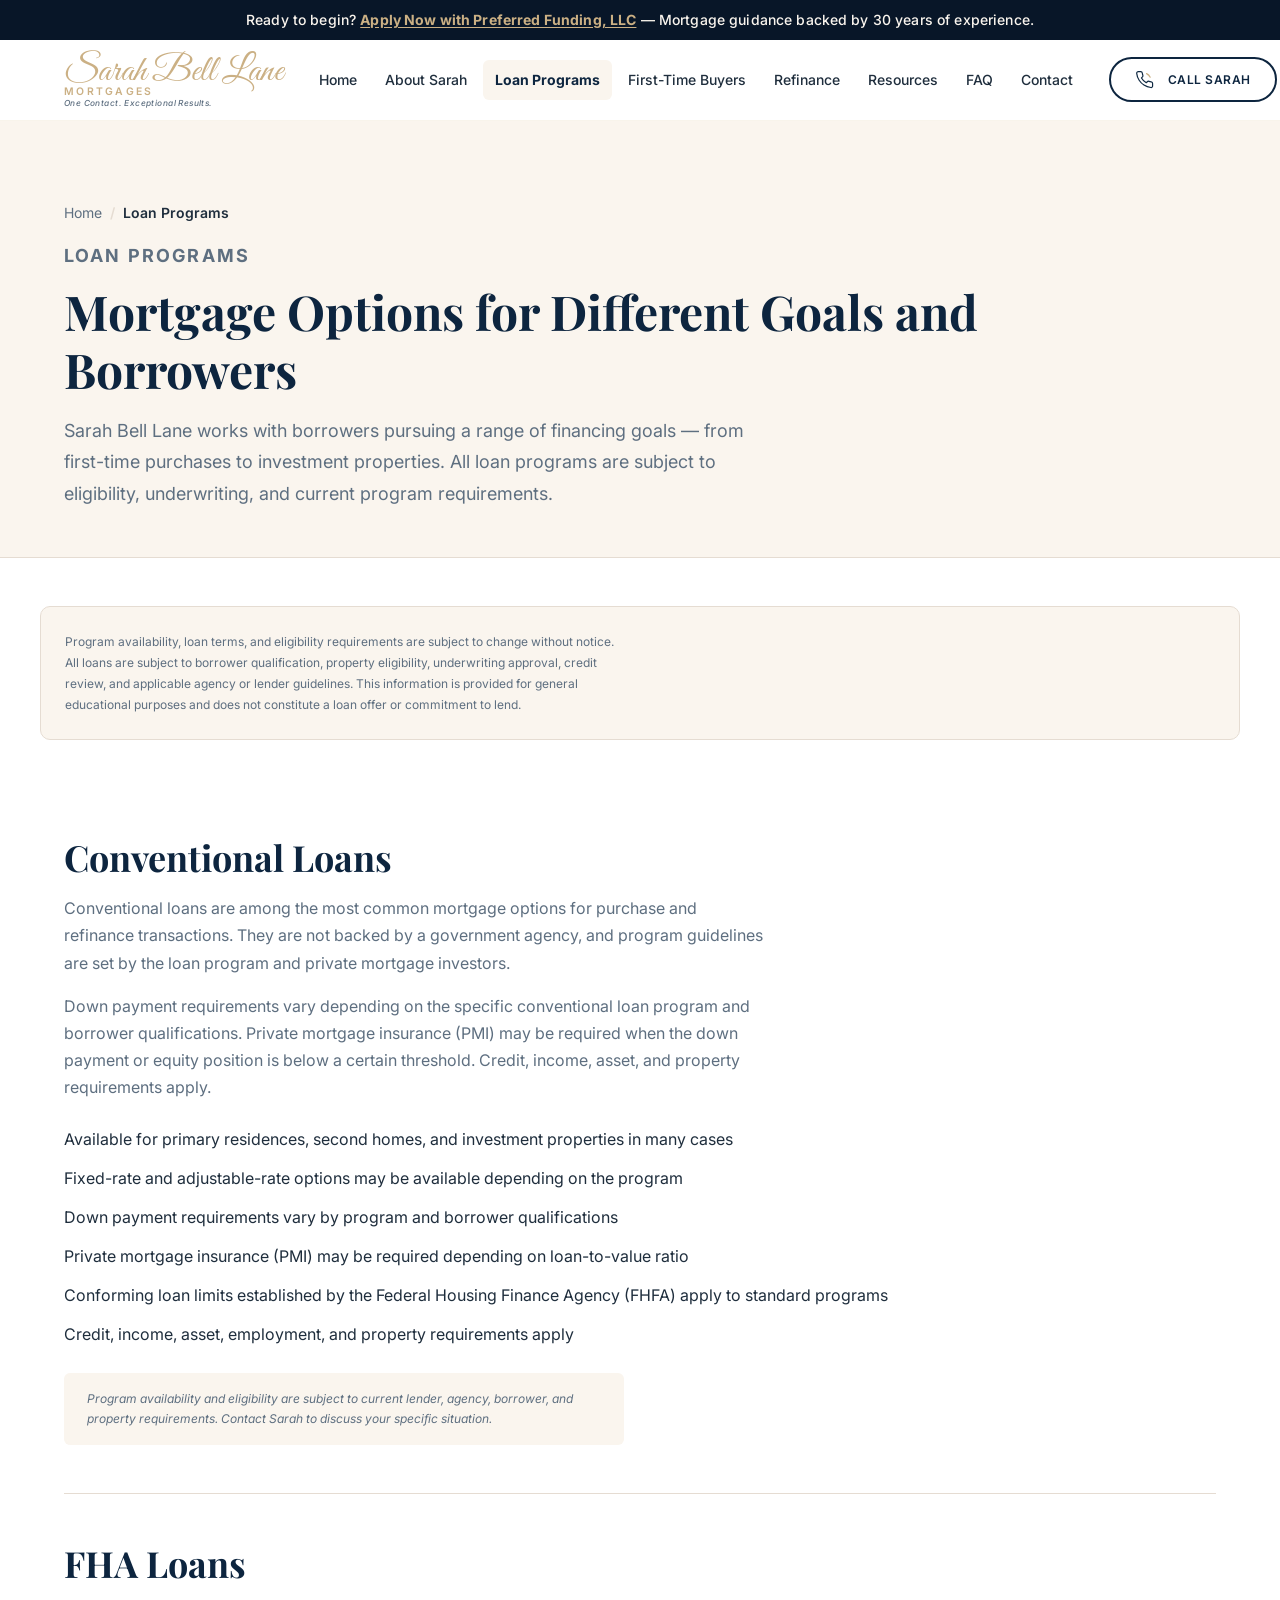
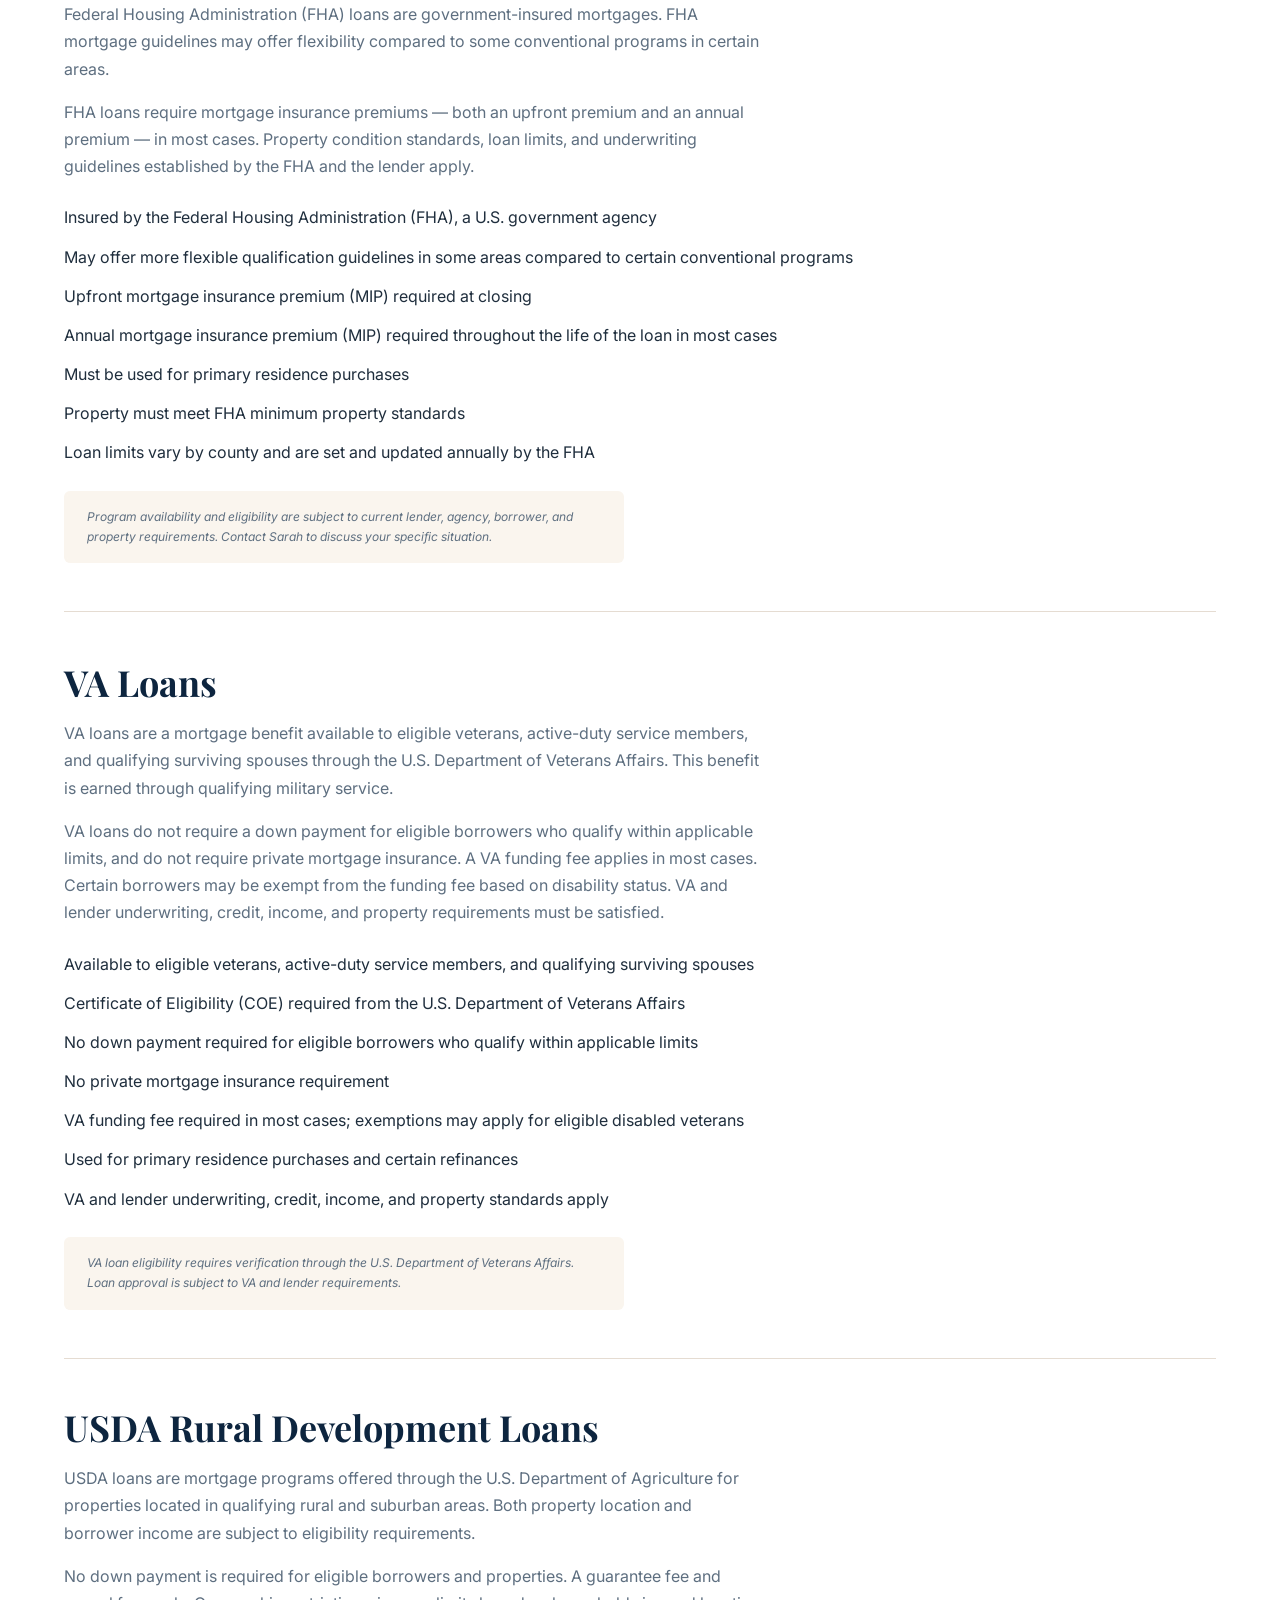
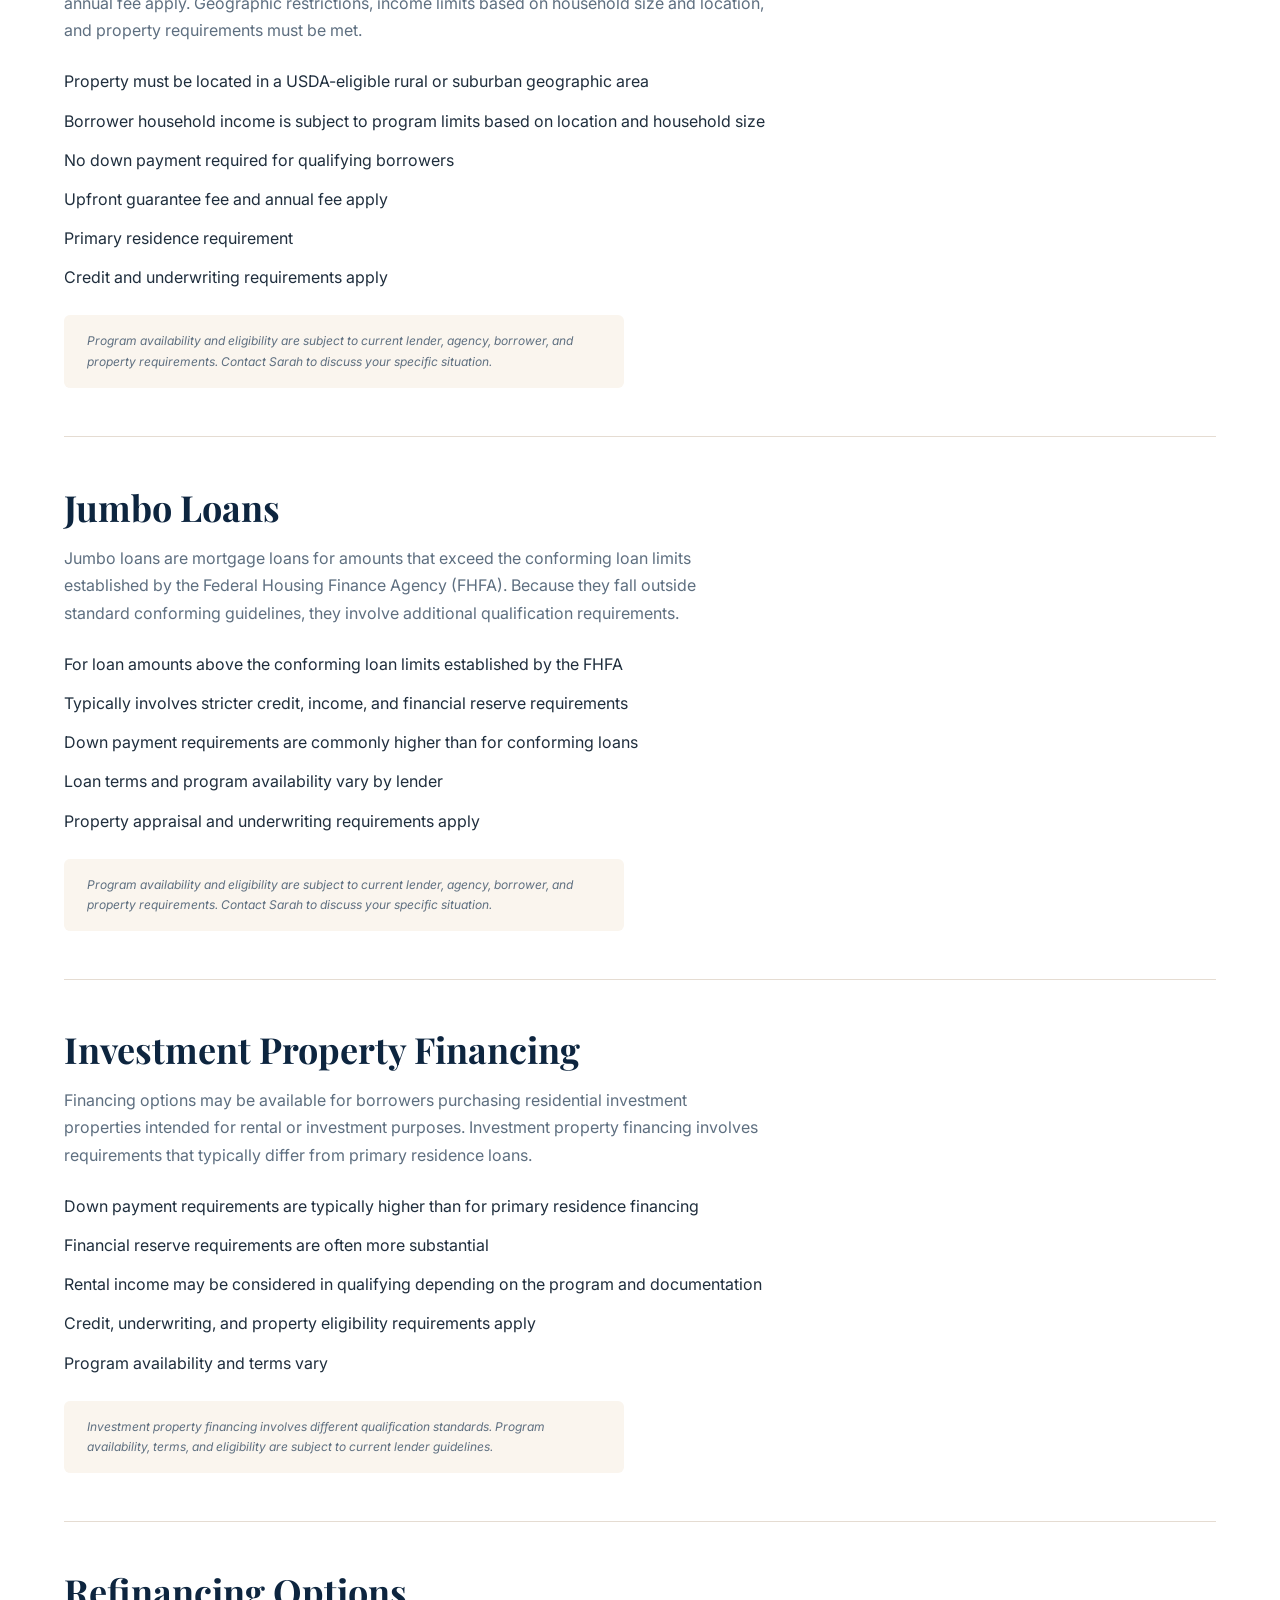
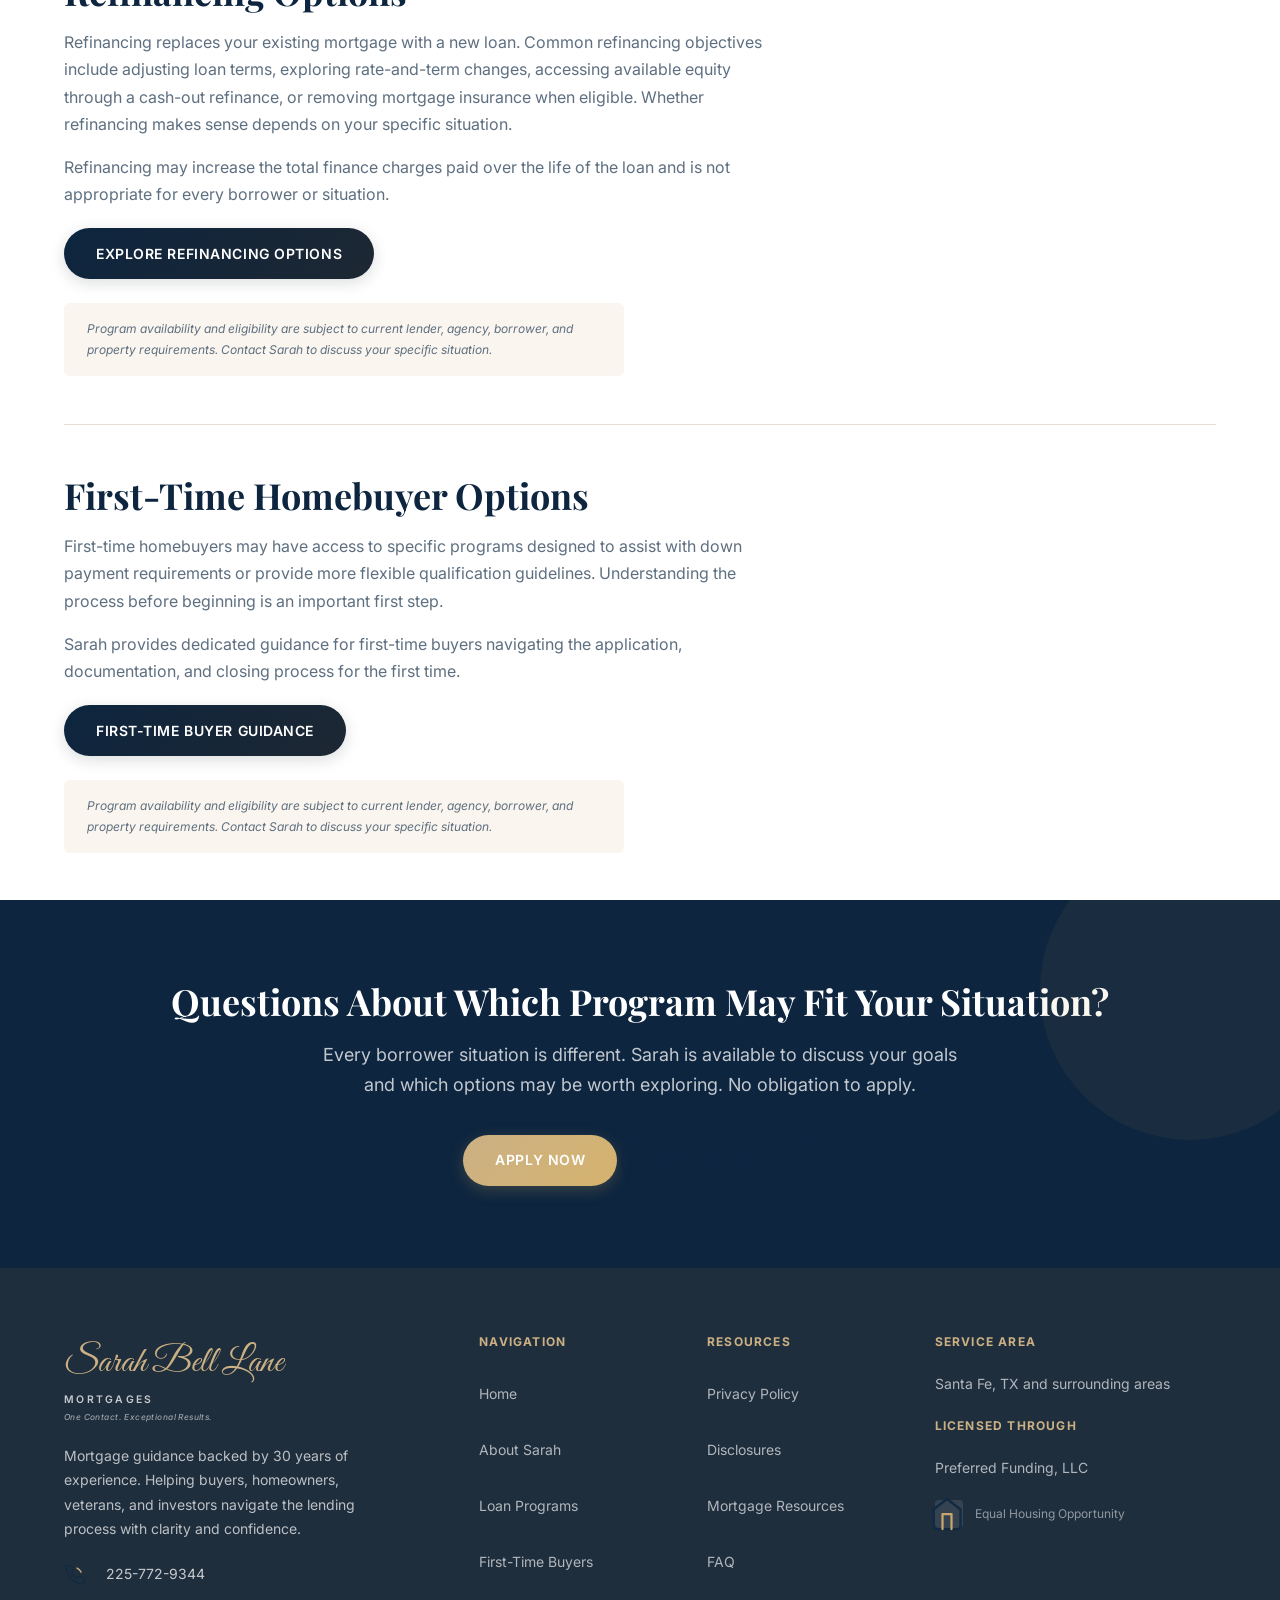
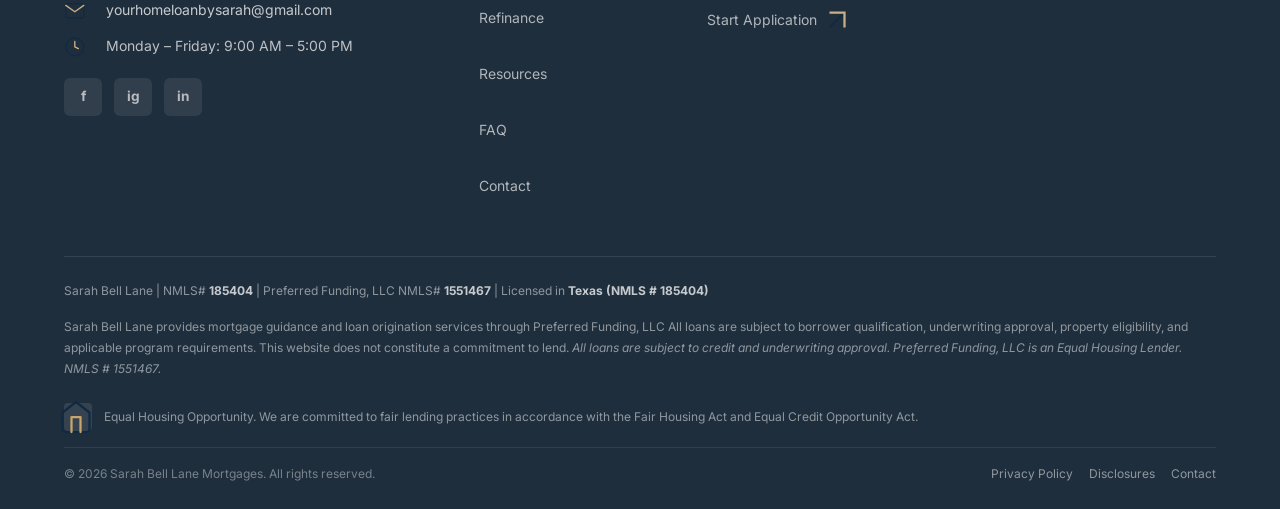
<file: loan-programs.html>
﻿<!DOCTYPE html>
<html lang="en">
<head>
  <meta charset="UTF-8">
  <meta name="viewport" content="width=device-width, initial-scale=1.0">
  <title>Mortgage Options for Different Goals and Borrowers | Sarah Bell Lane Mortgages</title>
  <meta name="description" content="Explore conventional, FHA, VA, USDA, jumbo, investment property loans and refinancing options through Sarah Bell Lane and Preferred Funding, LLC Program eligibility applies.">
  <link rel="canonical" href="https://yourhomeloanbysarah.com/loan-programs.html">
  <meta property="og:type" content="website">
  <meta property="og:title" content="Mortgage Options for Different Goals and Borrowers | Sarah Bell Lane Mortgages">
  <meta property="og:description" content="Explore conventional, FHA, VA, USDA, jumbo, investment property loans and refinancing options through Sarah Bell Lane and Preferred Funding, LLC Program eligibility applies.">
  <meta property="og:url" content="https://yourhomeloanbysarah.com/loan-programs.html">
  <meta property="og:image" content="https://sblmortgages.com/assets/images/sarah-bell-lane-headshot.png">
  <meta property="og:site_name" content="Sarah Bell Lane Mortgages">
  <meta name="twitter:card" content="summary_large_image">
  <meta name="twitter:title" content="Mortgage Options for Different Goals and Borrowers | Sarah Bell Lane Mortgages">
  <meta name="twitter:description" content="Explore conventional, FHA, VA, USDA, jumbo, investment property loans and refinancing options through Sarah Bell Lane and Preferred Funding, LLC Program eligibility applies.">
  <meta name="twitter:image" content="https://sblmortgages.com/assets/images/sarah-bell-lane-headshot.png">
  <link rel="manifest" href="site.webmanifest">
  <meta name="theme-color" content="#17324D">
  <link rel="preconnect" href="https://fonts.googleapis.com">
  <link rel="preconnect" href="https://fonts.gstatic.com" crossorigin>
  <link href="https://fonts.googleapis.com/css2?family=Inter:wght@400;500;600;700&family=Playfair+Display:wght@700&display=swap" rel="stylesheet">
  <link rel="stylesheet" href="assets/css/styles.css">
  <script type="application/ld+json">
[
  {"@context":"https://schema.org","@type":"BreadcrumbList","itemListElement":[{"@type":"ListItem","position":1,"name":"Home","item":"https://yourhomeloanbysarah.com/index.html"},{"@type":"ListItem","position":2,"name":"Loan Programs","item":"https://yourhomeloanbysarah.com/loan-programs.html"}]},
  {"@context":"https://schema.org","@type":"WebPage","name":"Mortgage Options for Different Goals and Borrowers","url":"https://yourhomeloanbysarah.com/loan-programs.html"}
]
  </script>
</head>
<body>
<a href="#main-content" class="skip-link">Skip to main content</a>
<div class="announcement-bar" role="complementary" aria-label="Site announcement">Ready to begin? <a href="https://www.preferredfundinginc.com/applications" target="_blank" rel="noopener noreferrer" aria-label="Apply Now with Preferred Funding, LLC" data-external-confirm>Apply Now with Preferred Funding, LLC</a> — Mortgage guidance backed by 30 years of experience.</div>
<header class="site-header" role="banner">
  <div class="container">
    <div class="header-inner">
      <a href="index.html" class="site-logo" aria-label="Sarah Bell Lane Mortgages — Return to homepage">
        <span class="logo-name">Sarah Bell Lane</span>
        <span class="logo-sub">Mortgages</span>
        <span class="logo-tagline">One Contact. Exceptional Results.</span>
      </a>
      <nav class="primary-nav" aria-label="Primary navigation">
        <a href="index.html">Home</a>
        <a href="about.html">About Sarah</a>
        <a href="loan-programs.html" aria-current="page">Loan Programs</a>
        <a href="first-time-homebuyers.html">First-Time Buyers</a>
        <a href="refinance.html">Refinance</a>
        <a href="resources.html">Resources</a>
        <a href="faq.html">FAQ</a>
        <a href="contact.html">Contact</a>
      </nav>
      <div class="header-actions">
        <a href="tel:2257729344" class="btn btn-secondary btn-sm btn-call-header" aria-label="Call Sarah Bell Lane"><svg width="24" height="24" class="coastal-icon icon-phone" viewBox="0 0 24 24" fill="none" stroke="currentColor" stroke-width="1.5" stroke-linecap="round" stroke-linejoin="round"><path d="M22 16.92v3a2 2 0 0 1-2.18 2 19.79 19.79 0 0 1-8.63-3.07 19.5 19.5 0 0 1-6-6 19.79 19.79 0 0 1-3.07-8.67A2 2 0 0 1 4.11 2h3a2 2 0 0 1 2 1.72 12.84 12.84 0 0 0 .7 2.81 2 2 0 0 1-.45 2.11L8.09 9.91a16 16 0 0 0 6 6l1.27-1.27a2 2 0 0 1 2.11-.45 12.84 12.84 0 0 0 2.81.7A2 2 0 0 1 22 16.92z" stroke="#102A43"/><path class="accent-gold waves" d="M14.5 4.5c2 1 3.5 2.5 4.5 4.5" stroke="#C9A66B"/></svg> Call Sarah</a>
        <a href="https://www.preferredfundinginc.com/applications" class="btn btn-primary btn-sm" target="_blank" rel="noopener noreferrer" aria-label="Apply Now — opens Preferred Funding, LLC portal" data-external-confirm>Apply Now</a>
      </div>
      <button class="nav-toggle" id="nav-toggle" aria-label="Open navigation menu" aria-expanded="false" aria-controls="mobile-nav"><span></span><span></span><span></span></button>
    </div>
  </div>
</header>
<nav class="mobile-nav" id="mobile-nav" aria-label="Mobile navigation" aria-hidden="true">
  <div class="mobile-nav-header">
    <a href="index.html" class="site-logo" aria-label="Sarah Bell Lane Mortgages"><span class="logo-name">Sarah Bell Lane</span><span class="logo-sub">Mortgages</span>
        <span class="logo-tagline">One Contact. Exceptional Results.</span></a>
    <button class="mobile-nav-close" id="mobile-nav-close" aria-label="Close navigation"><svg width="20" height="20" class="coastal-icon close-icon" viewBox="0 0 24 24" fill="none" stroke="currentColor" stroke-width="1.5" style="width: 1.25rem; height: 1.25rem;"><line x1="18" y1="6" x2="6" y2="18" stroke="#102A43"></line><line x1="6" y1="6" x2="18" y2="18" stroke="#102A43"></line></svg></button>
  </div>
  <ul role="list">
    <li><a href="index.html">Home</a></li>
    <li><a href="about.html">About Sarah</a></li>
    <li><a href="loan-programs.html" aria-current="page">Loan Programs</a></li>
    <li><a href="first-time-homebuyers.html">First-Time Buyers</a></li>
    <li><a href="refinance.html">Refinance</a></li>
    <li><a href="resources.html">Resources</a></li>
    <li><a href="faq.html">FAQ</a></li>
    <li><a href="contact.html">Contact</a></li>
  </ul>
  <div class="mobile-nav-actions">
    <a href="tel:2257729344" class="btn btn-secondary btn-block"><svg width="24" height="24" class="coastal-icon icon-phone" viewBox="0 0 24 24" fill="none" stroke="currentColor" stroke-width="1.5" stroke-linecap="round" stroke-linejoin="round"><path d="M22 16.92v3a2 2 0 0 1-2.18 2 19.79 19.79 0 0 1-8.63-3.07 19.5 19.5 0 0 1-6-6 19.79 19.79 0 0 1-3.07-8.67A2 2 0 0 1 4.11 2h3a2 2 0 0 1 2 1.72 12.84 12.84 0 0 0 .7 2.81 2 2 0 0 1-.45 2.11L8.09 9.91a16 16 0 0 0 6 6l1.27-1.27a2 2 0 0 1 2.11-.45 12.84 12.84 0 0 0 2.81.7A2 2 0 0 1 22 16.92z" stroke="#102A43"/><path class="accent-gold waves" d="M14.5 4.5c2 1 3.5 2.5 4.5 4.5" stroke="#C9A66B"/></svg> Call Sarah</a>
    <a href="https://www.preferredfundinginc.com/applications" class="btn btn-primary btn-block" target="_blank" rel="noopener noreferrer" data-external-confirm>Apply Now</a>
  </div>
</nav>

<main id="main-content">
  <header class="page-header">
    <div class="container">
      <nav class="breadcrumb" aria-label="Breadcrumb">
        <ol>
          <li><a href="index.html">Home</a></li>
          <li aria-current="page">Loan Programs</li>
        </ol>
      </nav>
      <p class="eyebrow">Loan Programs</p>
      <h1>Mortgage Options for Different Goals and Borrowers</h1>
      <p class="lead">Sarah Bell Lane works with borrowers pursuing a range of financing goals — from first-time purchases to investment properties. All loan programs are subject to eligibility, underwriting, and current program requirements.</p>
    </div>
  </header>

  <div class="container section-sm">
    <div class="disclosure-box">
      <p>Program availability, loan terms, and eligibility requirements are subject to change without notice. All loans are subject to borrower qualification, property eligibility, underwriting approval, credit review, and applicable agency or lender guidelines. This information is provided for general educational purposes and does not constitute a loan offer or commitment to lend.</p>
    </div>
  </div>

  <section class="bg-white">
    <div class="container">
      <div class="program-detail" id="conventional">
        <h2>Conventional Loans</h2>
        <p>Conventional loans are among the most common mortgage options for purchase and refinance transactions. They are not backed by a government agency, and program guidelines are set by the loan program and private mortgage investors.</p>
        <p>Down payment requirements vary depending on the specific conventional loan program and borrower qualifications. Private mortgage insurance (PMI) may be required when the down payment or equity position is below a certain threshold. Credit, income, asset, and property requirements apply.</p>
        <ul class="program-features">
          <li>Available for primary residences, second homes, and investment properties in many cases</li>
          <li>Fixed-rate and adjustable-rate options may be available depending on the program</li>
          <li>Down payment requirements vary by program and borrower qualifications</li>
          <li>Private mortgage insurance (PMI) may be required depending on loan-to-value ratio</li>
          <li>Conforming loan limits established by the Federal Housing Finance Agency (FHFA) apply to standard programs</li>
          <li>Credit, income, asset, employment, and property requirements apply</li>
        </ul>
        <p class="program-disclaimer">Program availability and eligibility are subject to current lender, agency, borrower, and property requirements. Contact Sarah to discuss your specific situation.</p>
      </div>

      <div class="program-detail" id="fha">
        <h2>FHA Loans</h2>
        <p>Federal Housing Administration (FHA) loans are government-insured mortgages. FHA mortgage guidelines may offer flexibility compared to some conventional programs in certain areas.</p>
        <p>FHA loans require mortgage insurance premiums — both an upfront premium and an annual premium — in most cases. Property condition standards, loan limits, and underwriting guidelines established by the FHA and the lender apply.</p>
        <ul class="program-features">
          <li>Insured by the Federal Housing Administration (FHA), a U.S. government agency</li>
          <li>May offer more flexible qualification guidelines in some areas compared to certain conventional programs</li>
          <li>Upfront mortgage insurance premium (MIP) required at closing</li>
          <li>Annual mortgage insurance premium (MIP) required throughout the life of the loan in most cases</li>
          <li>Must be used for primary residence purchases</li>
          <li>Property must meet FHA minimum property standards</li>
          <li>Loan limits vary by county and are set and updated annually by the FHA</li>
        </ul>
        <p class="program-disclaimer">Program availability and eligibility are subject to current lender, agency, borrower, and property requirements. Contact Sarah to discuss your specific situation.</p>
      </div>

      <div class="program-detail" id="va">
        <h2>VA Loans</h2>
        <p>VA loans are a mortgage benefit available to eligible veterans, active-duty service members, and qualifying surviving spouses through the U.S. Department of Veterans Affairs. This benefit is earned through qualifying military service.</p>
        <p>VA loans do not require a down payment for eligible borrowers who qualify within applicable limits, and do not require private mortgage insurance. A VA funding fee applies in most cases. Certain borrowers may be exempt from the funding fee based on disability status. VA and lender underwriting, credit, income, and property requirements must be satisfied.</p>
        <ul class="program-features">
          <li>Available to eligible veterans, active-duty service members, and qualifying surviving spouses</li>
          <li>Certificate of Eligibility (COE) required from the U.S. Department of Veterans Affairs</li>
          <li>No down payment required for eligible borrowers who qualify within applicable limits</li>
          <li>No private mortgage insurance requirement</li>
          <li>VA funding fee required in most cases; exemptions may apply for eligible disabled veterans</li>
          <li>Used for primary residence purchases and certain refinances</li>
          <li>VA and lender underwriting, credit, income, and property standards apply</li>
        </ul>
        <p class="program-disclaimer">VA loan eligibility requires verification through the U.S. Department of Veterans Affairs. Loan approval is subject to VA and lender requirements.</p>
      </div>

      <div class="program-detail" id="usda">
        <h2>USDA Rural Development Loans</h2>
        <p>USDA loans are mortgage programs offered through the U.S. Department of Agriculture for properties located in qualifying rural and suburban areas. Both property location and borrower income are subject to eligibility requirements.</p>
        <p>No down payment is required for eligible borrowers and properties. A guarantee fee and annual fee apply. Geographic restrictions, income limits based on household size and location, and property requirements must be met.</p>
        <ul class="program-features">
          <li>Property must be located in a USDA-eligible rural or suburban geographic area</li>
          <li>Borrower household income is subject to program limits based on location and household size</li>
          <li>No down payment required for qualifying borrowers</li>
          <li>Upfront guarantee fee and annual fee apply</li>
          <li>Primary residence requirement</li>
          <li>Credit and underwriting requirements apply</li>
        </ul>
        <p class="program-disclaimer">Program availability and eligibility are subject to current lender, agency, borrower, and property requirements. Contact Sarah to discuss your specific situation.</p>
      </div>

      <div class="program-detail" id="jumbo">
        <h2>Jumbo Loans</h2>
        <p>Jumbo loans are mortgage loans for amounts that exceed the conforming loan limits established by the Federal Housing Finance Agency (FHFA). Because they fall outside standard conforming guidelines, they involve additional qualification requirements.</p>
        <ul class="program-features">
          <li>For loan amounts above the conforming loan limits established by the FHFA</li>
          <li>Typically involves stricter credit, income, and financial reserve requirements</li>
          <li>Down payment requirements are commonly higher than for conforming loans</li>
          <li>Loan terms and program availability vary by lender</li>
          <li>Property appraisal and underwriting requirements apply</li>
        </ul>
        <p class="program-disclaimer">Program availability and eligibility are subject to current lender, agency, borrower, and property requirements. Contact Sarah to discuss your specific situation.</p>
      </div>

      <div class="program-detail" id="investment">
        <h2>Investment Property Financing</h2>
        <p>Financing options may be available for borrowers purchasing residential investment properties intended for rental or investment purposes. Investment property financing involves requirements that typically differ from primary residence loans.</p>
        <ul class="program-features">
          <li>Down payment requirements are typically higher than for primary residence financing</li>
          <li>Financial reserve requirements are often more substantial</li>
          <li>Rental income may be considered in qualifying depending on the program and documentation</li>
          <li>Credit, underwriting, and property eligibility requirements apply</li>
          <li>Program availability and terms vary</li>
        </ul>
        <p class="program-disclaimer">Investment property financing involves different qualification standards. Program availability, terms, and eligibility are subject to current lender guidelines.</p>
      </div>

      <div class="program-detail" id="refinance">
        <h2>Refinancing Options</h2>
        <p>Refinancing replaces your existing mortgage with a new loan. Common refinancing objectives include adjusting loan terms, exploring rate-and-term changes, accessing available equity through a cash-out refinance, or removing mortgage insurance when eligible. Whether refinancing makes sense depends on your specific situation.</p>
        <p>Refinancing may increase the total finance charges paid over the life of the loan and is not appropriate for every borrower or situation.</p>
        <div style="margin-top: var(--space-5);">
          <a href="refinance.html" class="btn btn-primary">Explore Refinancing Options</a>
        </div>
        <p class="program-disclaimer">Program availability and eligibility are subject to current lender, agency, borrower, and property requirements. Contact Sarah to discuss your specific situation.</p>
      </div>

      <div class="program-detail" id="first-time">
        <h2>First-Time Homebuyer Options</h2>
        <p>First-time homebuyers may have access to specific programs designed to assist with down payment requirements or provide more flexible qualification guidelines. Understanding the process before beginning is an important first step.</p>
        <p>Sarah provides dedicated guidance for first-time buyers navigating the application, documentation, and closing process for the first time.</p>
        <div style="margin-top: var(--space-5);">
          <a href="first-time-homebuyers.html" class="btn btn-primary">First-Time Buyer Guidance</a>
        </div>
        <p class="program-disclaimer">Program availability and eligibility are subject to current lender, agency, borrower, and property requirements. Contact Sarah to discuss your specific situation.</p>
      </div>
    </div>
  </section>

  <section class="cta-band">
    <div class="container">
      <h2>Questions About Which Program May Fit Your Situation?</h2>
      <p>Every borrower situation is different. Sarah is available to discuss your goals and which options may be worth exploring. No obligation to apply.</p>
      <div class="cta-actions">
        <a href="https://www.preferredfundinginc.com/applications" class="btn btn-primary btn-gold" target="_blank" rel="noopener noreferrer" data-external-confirm>Apply Now</a>
        <a href="contact.html" class="btn btn-secondary">Contact Sarah</a>
      </div>
    </div>
  </section>
</main>

<footer class="site-footer" role="contentinfo">
  <div class="container">
    <div class="footer-grid">
      <div class="footer-brand">
        <span class="logo-name">Sarah Bell Lane</span>
        <span class="logo-sub">Mortgages</span>
        <span class="logo-tagline">One Contact. Exceptional Results.</span>
        <p>Mortgage guidance backed by 30 years of experience. Helping buyers, homeowners, veterans, and investors navigate the lending process with clarity and confidence.</p>
        <div class="footer-contact-item"><span aria-hidden="true"><svg width="24" height="24" class="coastal-icon icon-phone" viewBox="0 0 24 24" fill="none" stroke="currentColor" stroke-width="1.5" stroke-linecap="round" stroke-linejoin="round"><path d="M22 16.92v3a2 2 0 0 1-2.18 2 19.79 19.79 0 0 1-8.63-3.07 19.5 19.5 0 0 1-6-6 19.79 19.79 0 0 1-3.07-8.67A2 2 0 0 1 4.11 2h3a2 2 0 0 1 2 1.72 12.84 12.84 0 0 0 .7 2.81 2 2 0 0 1-.45 2.11L8.09 9.91a16 16 0 0 0 6 6l1.27-1.27a2 2 0 0 1 2.11-.45 12.84 12.84 0 0 0 2.81.7A2 2 0 0 1 22 16.92z" stroke="#102A43"/><path class="accent-gold waves" d="M14.5 4.5c2 1 3.5 2.5 4.5 4.5" stroke="#C9A66B"/></svg></span><a href="tel:2257729344">225-772-9344</a></div>
        <div class="footer-contact-item"><span aria-hidden="true"><svg width="24" height="24" class="coastal-icon icon-email" viewBox="0 0 24 24" fill="none" stroke="currentColor" stroke-width="1.5" stroke-linecap="round" stroke-linejoin="round"><path d="M4 4h16c1.1 0 2 .9 2 2v12c0 1.1-.9 2-2 2H4c-1.1 0-2-.9-2-2V6c0-1.1.9-2 2-2z" stroke="#102A43"/><polyline class="accent-gold" points="22,6 12,13 2,6" stroke="#C9A66B"/></svg></span><a href="mailto:yourhomeloanbysarah@gmail.com">yourhomeloanbysarah@gmail.com</a></div>
        <div class="footer-contact-item"><span aria-hidden="true"><svg width="24" height="24" class="coastal-icon icon-clock" viewBox="0 0 24 24" fill="none" stroke="currentColor" stroke-width="1.5" stroke-linecap="round" stroke-linejoin="round"><circle cx="12" cy="12" r="10" stroke="#102A43"/><polyline points="12 6 12 12 16 14" stroke="#C9A66B" class="accent-gold"/></svg></span><span>Monday – Friday: 9:00 AM – 5:00 PM</span></div>
        <div class="footer-social">
          <a href="https://www.facebook.com/yourhomeloanbysarah" target="_blank" rel="noopener noreferrer" aria-label="Facebook">f</a>
          <a href="https://www.instagram.com/yourhomeloanbysarah" target="_blank" rel="noopener noreferrer" aria-label="Instagram">ig</a>
          <a href="https://www.linkedin.com" target="_blank" rel="noopener noreferrer" aria-label="LinkedIn">in</a>
        </div>
      </div>
      <div>
        <p class="footer-heading">Navigation</p>
        <nav class="footer-nav" aria-label="Footer navigation">
          <a href="index.html">Home</a><a href="about.html">About Sarah</a><a href="loan-programs.html">Loan Programs</a><a href="first-time-homebuyers.html">First-Time Buyers</a><a href="refinance.html">Refinance</a><a href="resources.html">Resources</a><a href="faq.html">FAQ</a><a href="contact.html">Contact</a>
        </nav>
      </div>
      <div>
        <p class="footer-heading">Resources</p>
        <nav class="footer-nav" aria-label="Resources navigation">
          <a href="privacy-policy.html">Privacy Policy</a>
          <a href="disclosures.html">Disclosures</a>
          <a href="resources.html">Mortgage Resources</a>
          <a href="faq.html">FAQ</a>
          <a href="https://www.preferredfundinginc.com/applications" target="_blank" rel="noopener noreferrer" data-external-confirm>Start Application <svg width="20" height="20" class="coastal-icon link-arrow-icon" viewBox="0 0 24 24" fill="none" stroke="currentColor" stroke-width="1.5" style="width: 0.85rem; height: 0.85rem; display: inline-block; vertical-align: middle; margin-left: 0.15rem;"><line x1="7" y1="17" x2="17" y2="7" stroke="#102A43"></line><polyline points="7 7 17 7 17 17" stroke="#C9A66B" class="accent-gold"></polyline></svg></a>
        </nav>
      </div>
      <div>
        <p class="footer-heading">Service Area</p>
        <p style="font-size:var(--text-sm);color:rgba(255,255,255,0.65);max-width:100%;margin-bottom:var(--space-5);">Santa Fe, TX and surrounding areas</p>
        <p class="footer-heading">Licensed Through</p>
        <p style="font-size:var(--text-sm);color:rgba(255,255,255,0.65);max-width:100%;margin-bottom:var(--space-5);">Preferred Funding, LLC</p>
        <div class="footer-eho"><span class="eho-symbol" aria-hidden="true"><svg width="24" height="24" class="coastal-icon icon-house" style="width: 1.25rem; height: 1.25rem; margin-right: 0.25rem;" viewBox="0 0 24 24" fill="none" stroke="currentColor" stroke-width="1.5" stroke-linecap="round" stroke-linejoin="round"><path d="M3 9l9-7 9 7v11a2 2 0 0 1-2 2H5a2 2 0 0 1-2-2z" stroke="#102A43"/><polyline points="9 22 9 12 15 12 15 22" stroke="#C9A66B"/></svg></span><span>Equal Housing Opportunity</span></div>
      </div>
    </div>
    <div class="footer-bottom">
      <div class="footer-bottom-inner">
        <div class="footer-nmls">Sarah Bell Lane | NMLS# <strong>185404</strong> | Preferred Funding, LLC NMLS# <strong>1551467</strong> | Licensed in <strong>Texas (NMLS # 185404)</strong></div>
        <div class="footer-disclosure">Sarah Bell Lane provides mortgage guidance and loan origination services through Preferred Funding, LLC All loans are subject to borrower qualification, underwriting approval, property eligibility, and applicable program requirements. This website does not constitute a commitment to lend. <em>All loans are subject to credit and underwriting approval. Preferred Funding, LLC is an Equal Housing Lender. NMLS # 1551467.</em></div>
        <div class="footer-eho"><span class="eho-symbol" aria-hidden="true"><svg width="24" height="24" class="coastal-icon icon-house" style="width: 1.25rem; height: 1.25rem; margin-right: 0.25rem;" viewBox="0 0 24 24" fill="none" stroke="currentColor" stroke-width="1.5" stroke-linecap="round" stroke-linejoin="round"><path d="M3 9l9-7 9 7v11a2 2 0 0 1-2 2H5a2 2 0 0 1-2-2z" stroke="#102A43"/><polyline points="9 22 9 12 15 12 15 22" stroke="#C9A66B"/></svg></span><span>Equal Housing Opportunity. We are committed to fair lending practices in accordance with the Fair Housing Act and Equal Credit Opportunity Act.</span></div>
        <div class="footer-legal-row">
          <span>&#169; <span data-year></span> Sarah Bell Lane Mortgages. All rights reserved.</span>
          <div class="footer-legal-links"><a href="privacy-policy.html">Privacy Policy</a><a href="disclosures.html">Disclosures</a><a href="contact.html">Contact</a></div>
        </div>
      </div>
    </div>
  </div>
</footer>
<button class="back-to-top" id="back-to-top" aria-label="Back to top"><svg width="20" height="20" class="coastal-icon arrow-icon" viewBox="0 0 24 24" fill="none" stroke="currentColor" stroke-width="1.5" style="width: 1.25rem; height: 1.25rem;"><line x1="12" y1="19" x2="12" y2="5" stroke="#102A43"></line><polyline points="5 12 12 5 19 12" stroke="#C9A66B" class="accent-gold"></polyline></svg></button>
<div class="mobile-sticky-bar" aria-label="Mobile quick actions"><div class="mobile-sticky-inner"><a href="tel:2257729344" class="btn btn-secondary btn-block"><svg width="24" height="24" class="coastal-icon icon-phone" viewBox="0 0 24 24" fill="none" stroke="currentColor" stroke-width="1.5" stroke-linecap="round" stroke-linejoin="round"><path d="M22 16.92v3a2 2 0 0 1-2.18 2 19.79 19.79 0 0 1-8.63-3.07 19.5 19.5 0 0 1-6-6 19.79 19.79 0 0 1-3.07-8.67A2 2 0 0 1 4.11 2h3a2 2 0 0 1 2 1.72 12.84 12.84 0 0 0 .7 2.81 2 2 0 0 1-.45 2.11L8.09 9.91a16 16 0 0 0 6 6l1.27-1.27a2 2 0 0 1 2.11-.45 12.84 12.84 0 0 0 2.81.7A2 2 0 0 1 22 16.92z" stroke="#102A43"/><path class="accent-gold waves" d="M14.5 4.5c2 1 3.5 2.5 4.5 4.5" stroke="#C9A66B"/></svg> Call Sarah</a><a href="https://www.preferredfundinginc.com/applications" class="btn btn-primary btn-block" target="_blank" rel="noopener noreferrer" data-external-confirm>Apply Now</a></div></div>
<div class="external-notice" id="external-notice" role="dialog" aria-labelledby="external-notice-title" aria-modal="true">
  <div class="external-notice-box">
    <h3 id="external-notice-title">You Are Leaving This Website</h3>
    <p>You are being redirected to the Preferred Funding, LLC secure application portal. You will leave Sarah Bell Lane Mortgages and enter the Preferred Funding, LLC system, which maintains its own privacy practices and terms of use.</p>
    <div class="external-notice-actions">
      <button class="btn btn-primary" id="external-proceed">Continue to Application</button>
      <button class="btn btn-secondary" id="external-cancel">Go Back</button>
    </div>
  </div>
</div>
<script src="assets/js/main.js"></script>
</body>
</html>
</file>
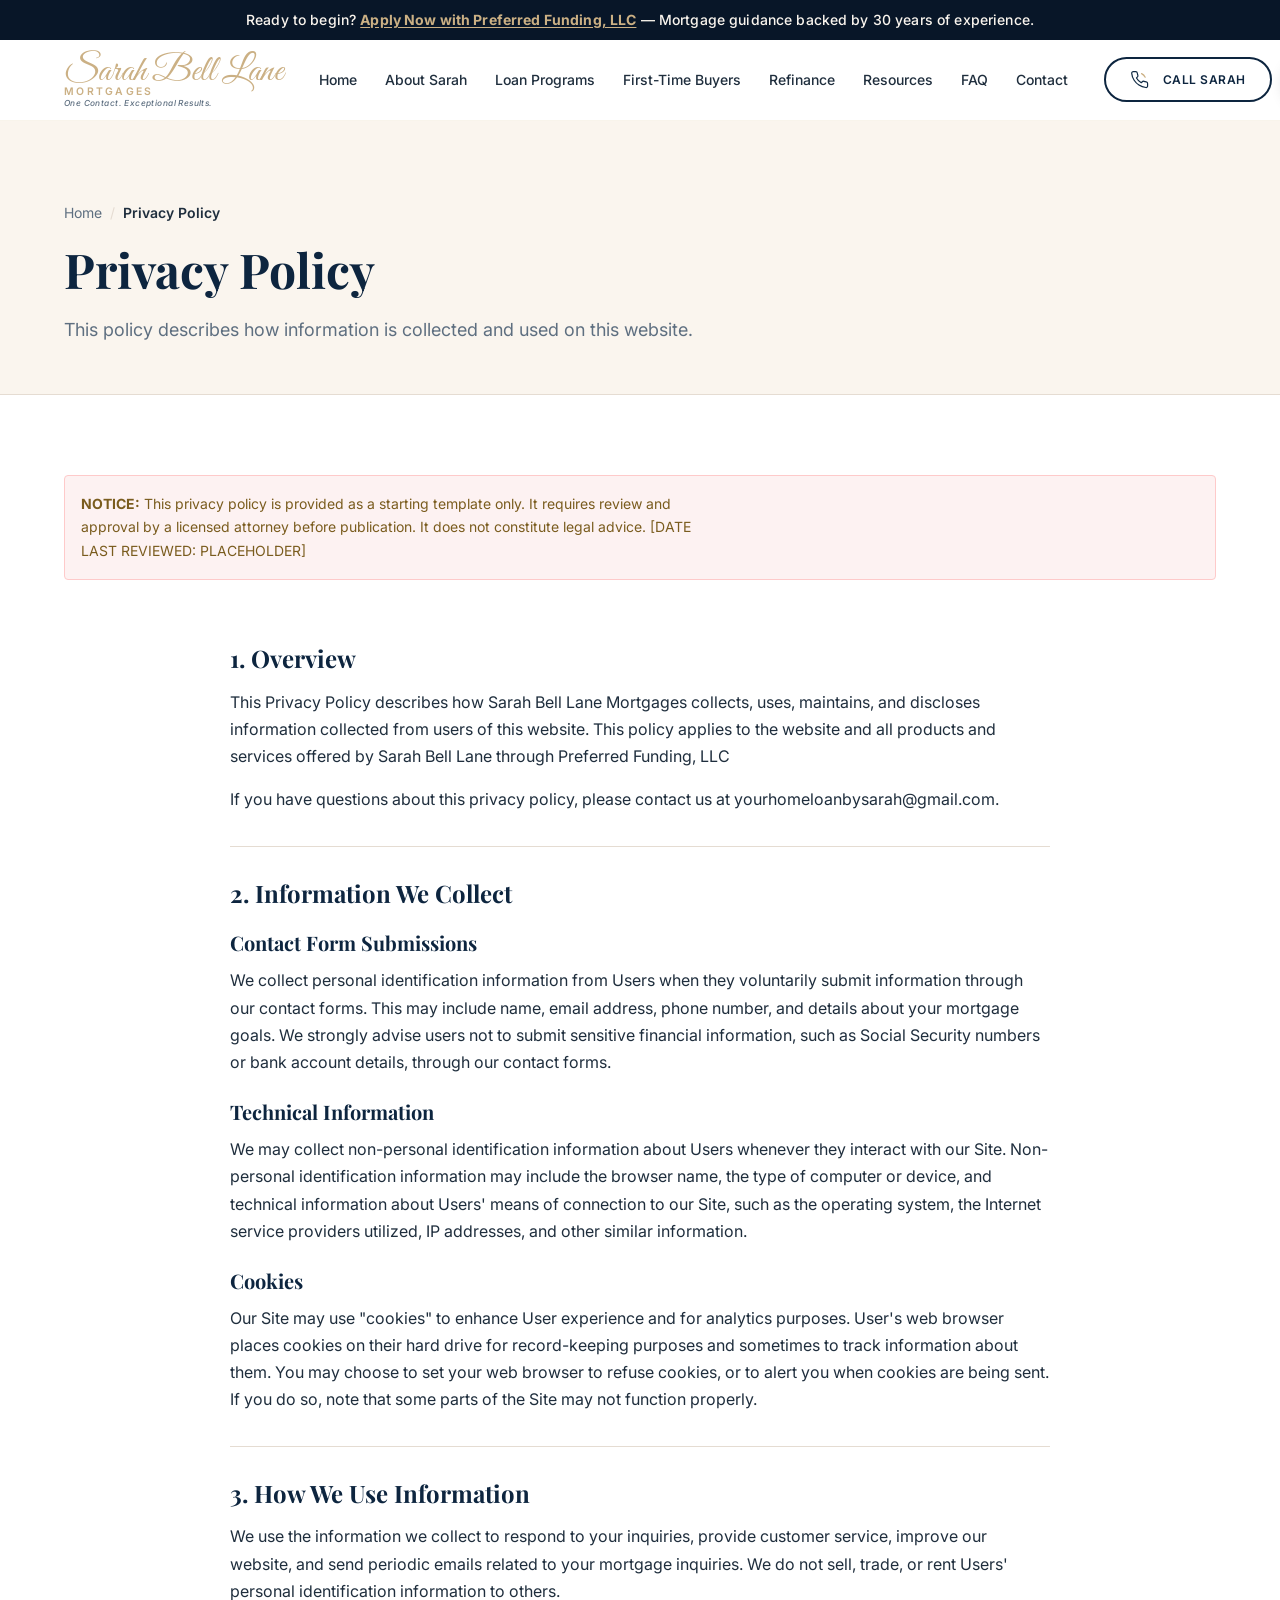
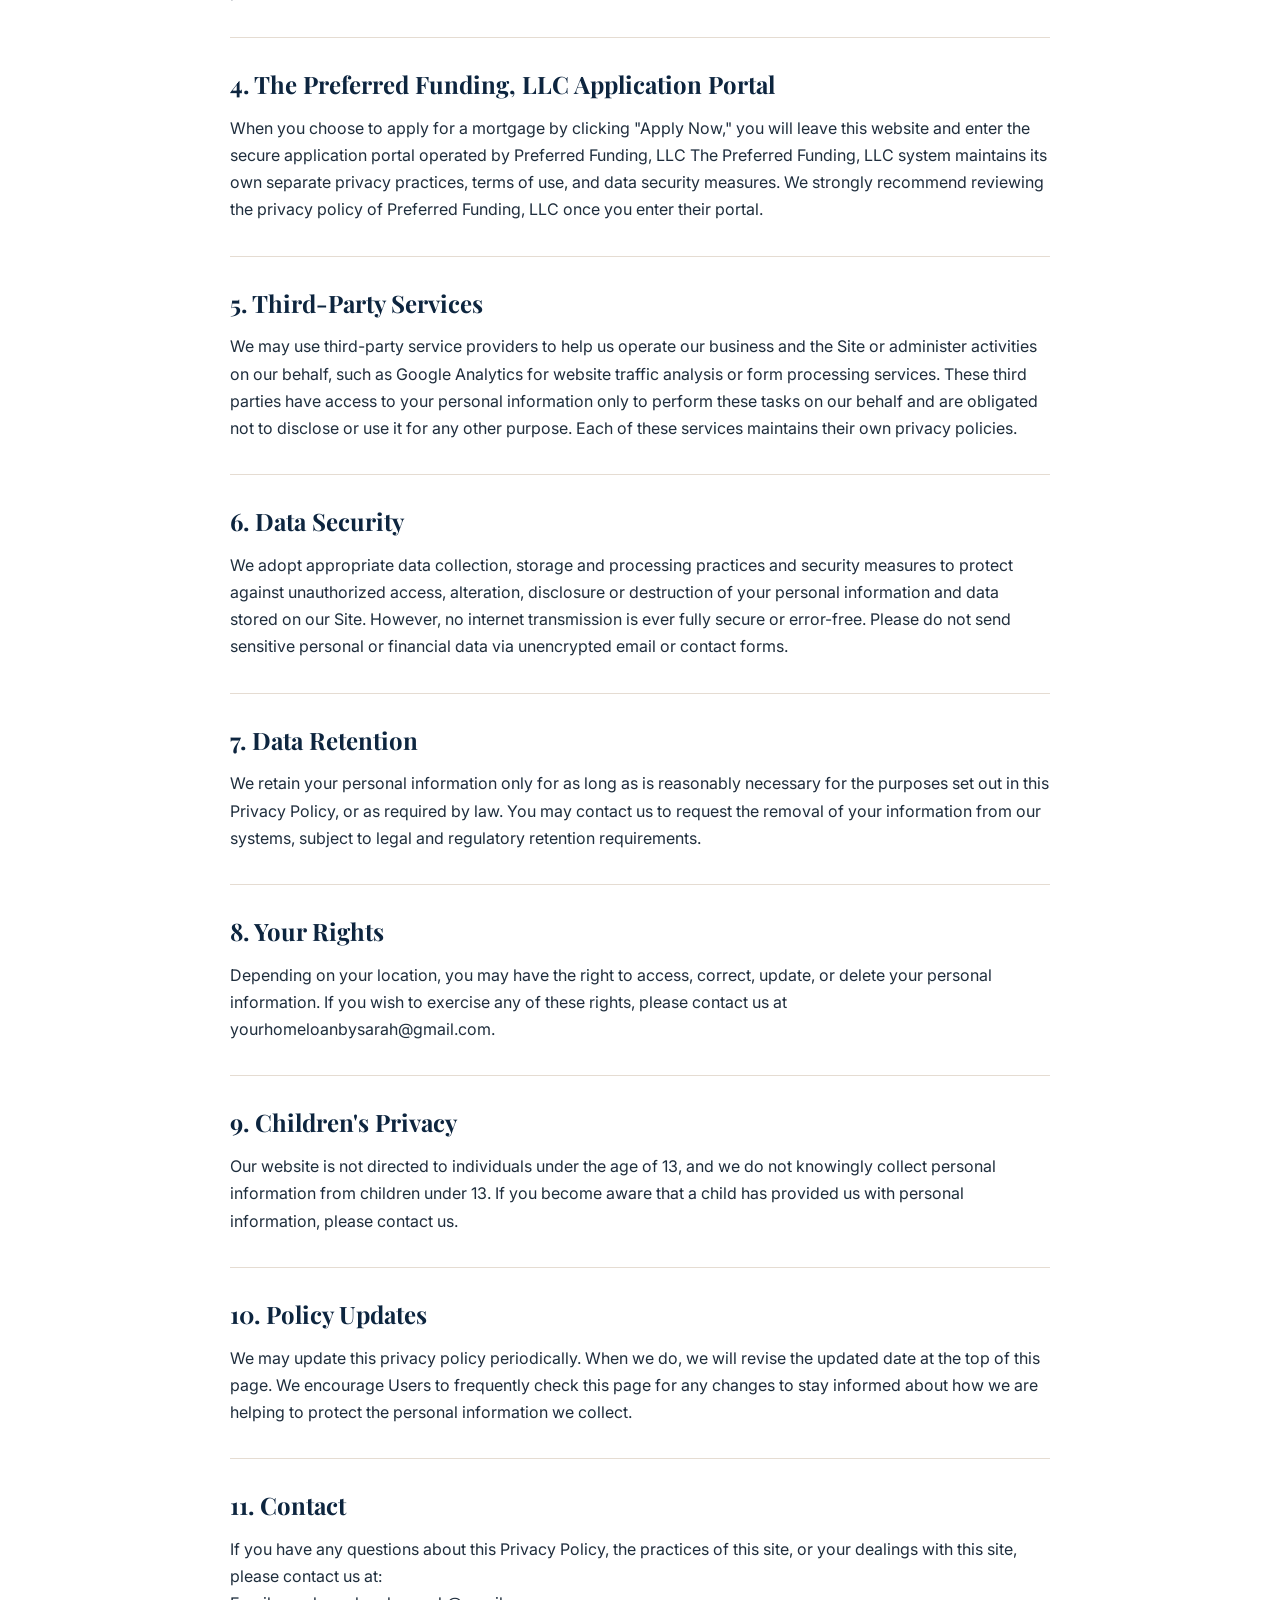
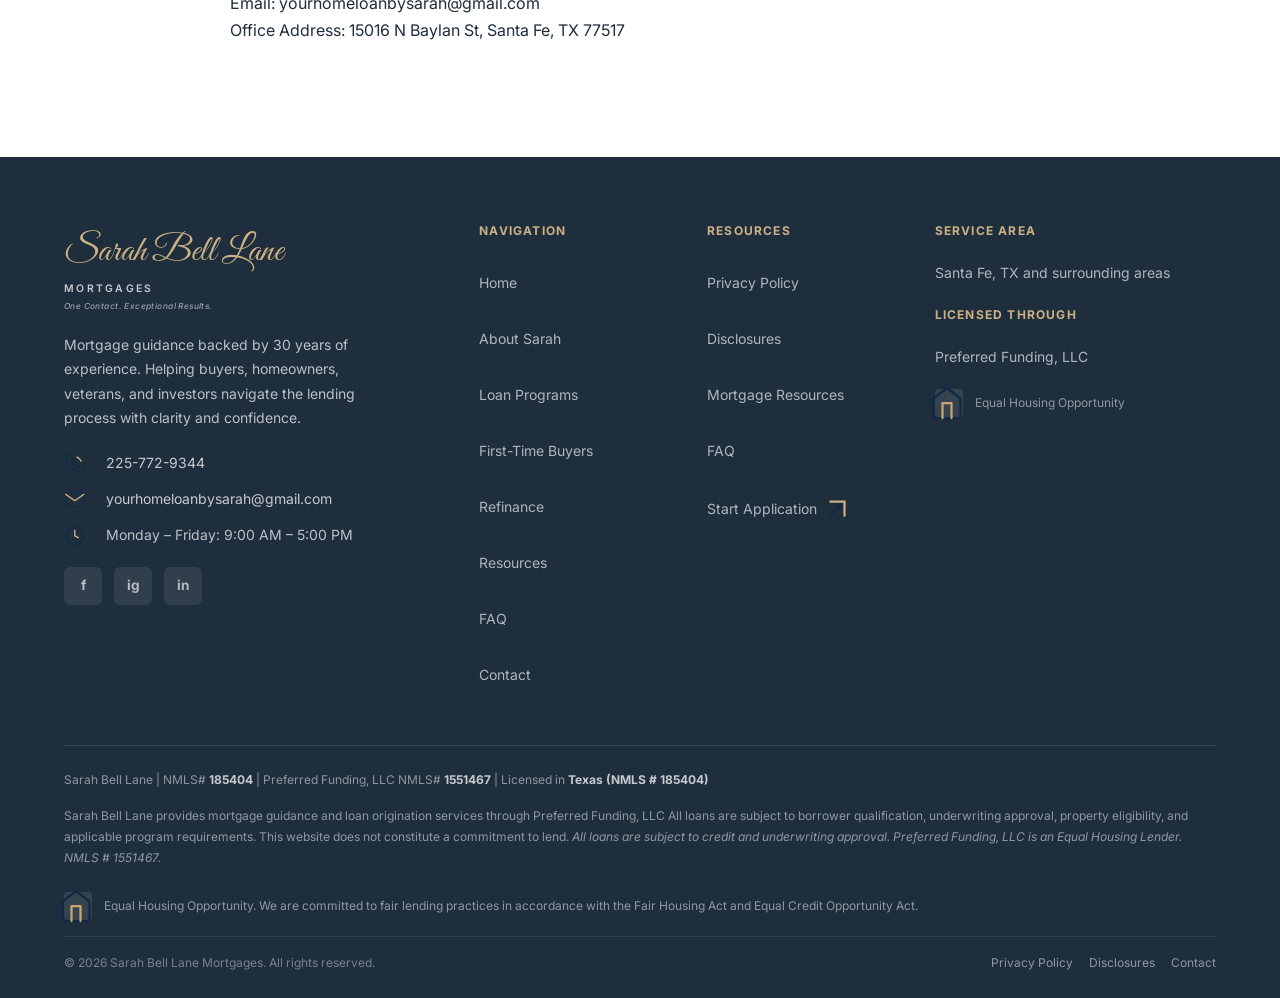
<file: privacy-policy.html>
﻿<!DOCTYPE html>
<html lang="en">
<head>
  <meta charset="UTF-8">
  <meta name="viewport" content="width=device-width, initial-scale=1.0">
  <title>Privacy Policy | Sarah Bell Lane Mortgages</title>
  <meta name="description" content="Review the privacy policy for Sarah Bell Lane Mortgages, covering information collection, contact forms, analytics, cookies, the Preferred Funding, LLC application portal, and your data rights.">
  <link rel="canonical" href="https://yourhomeloanbysarah.com/privacy-policy.html">
  <meta property="og:type" content="website">
  <meta property="og:title" content="Privacy Policy">
  <meta property="og:description" content="Review the privacy policy for Sarah Bell Lane Mortgages, covering information collection, contact forms, analytics, cookies, the Preferred Funding, LLC application portal, and your data rights.">
  <meta property="og:url" content="https://yourhomeloanbysarah.com/privacy-policy.html">
  <meta property="og:image" content="https://sblmortgages.com/assets/images/sarah-bell-lane-headshot.png">
  <meta name="twitter:card" content="summary_large_image">
  <meta name="twitter:image" content="https://sblmortgages.com/assets/images/sarah-bell-lane-headshot.png">
  <link rel="manifest" href="site.webmanifest">
  <link rel="preconnect" href="https://fonts.googleapis.com">
  <link rel="preconnect" href="https://fonts.gstatic.com" crossorigin>
  <link href="https://fonts.googleapis.com/css2?family=Inter:wght@400;500;600;700&family=Playfair+Display:wght@600;700&display=swap" rel="stylesheet">
  <link rel="stylesheet" href="assets/css/styles.css">
  <script type="application/ld+json">
    [
      {
        "@context": "https://schema.org",
        "@type": "BreadcrumbList",
        "itemListElement": [
          {
            "@type": "ListItem",
            "position": 1,
            "name": "Home",
            "item": "https://yourhomeloanbysarah.com/index.html"
          },
          {
            "@type": "ListItem",
            "position": 2,
            "name": "Privacy Policy",
            "item": "https://yourhomeloanbysarah.com/privacy-policy.html"
          }
        ]
      },
      {
        "@context": "https://schema.org",
        "@type": "WebPage",
        "name": "Privacy Policy",
        "url": "https://yourhomeloanbysarah.com/privacy-policy.html"
      }
    ]
  </script>
</head>
<body>
  <a href="#main-content" class="skip-link">Skip to main content</a>
  <div class="announcement-bar" role="complementary" aria-label="Site announcement">Ready to begin? <a href="https://www.preferredfundinginc.com/applications" target="_blank" rel="noopener noreferrer" aria-label="Apply Now with Preferred Funding, LLC" data-external-confirm>Apply Now with Preferred Funding, LLC</a> — Mortgage guidance backed by 30 years of experience.</div>
  <header class="site-header" role="banner">
    <div class="container">
      <div class="header-inner">
        <a href="index.html" class="site-logo" aria-label="Sarah Bell Lane Mortgages — Return to homepage">
          <span class="logo-name">Sarah Bell Lane</span>
          <span class="logo-sub">Mortgages</span>
          <span class="logo-tagline">One Contact. Exceptional Results.</span>
        </a>
        <nav class="primary-nav" aria-label="Primary navigation">
          <a href="index.html">Home</a>
          <a href="about.html">About Sarah</a>
          <a href="loan-programs.html">Loan Programs</a>
          <a href="first-time-homebuyers.html">First-Time Buyers</a>
          <a href="refinance.html">Refinance</a>
          <a href="resources.html">Resources</a>
          <a href="faq.html">FAQ</a>
          <a href="contact.html">Contact</a>
        </nav>
        <div class="header-actions">
          <a href="tel:2257729344" class="btn btn-secondary btn-sm btn-call-header" aria-label="Call Sarah Bell Lane"><svg width="24" height="24" class="coastal-icon icon-phone" viewBox="0 0 24 24" fill="none" stroke="currentColor" stroke-width="1.5" stroke-linecap="round" stroke-linejoin="round"><path d="M22 16.92v3a2 2 0 0 1-2.18 2 19.79 19.79 0 0 1-8.63-3.07 19.5 19.5 0 0 1-6-6 19.79 19.79 0 0 1-3.07-8.67A2 2 0 0 1 4.11 2h3a2 2 0 0 1 2 1.72 12.84 12.84 0 0 0 .7 2.81 2 2 0 0 1-.45 2.11L8.09 9.91a16 16 0 0 0 6 6l1.27-1.27a2 2 0 0 1 2.11-.45 12.84 12.84 0 0 0 2.81.7A2 2 0 0 1 22 16.92z" stroke="#102A43"/><path class="accent-gold waves" d="M14.5 4.5c2 1 3.5 2.5 4.5 4.5" stroke="#C9A66B"/></svg> Call Sarah</a>
          <a href="https://www.preferredfundinginc.com/applications" class="btn btn-primary btn-sm" target="_blank" rel="noopener noreferrer" aria-label="Apply Now" data-external-confirm>Apply Now</a>
        </div>
        <button class="nav-toggle" id="nav-toggle" aria-label="Open navigation menu" aria-expanded="false" aria-controls="mobile-nav"><span></span><span></span><span></span></button>
      </div>
    </div>
  </header>
  <nav class="mobile-nav" id="mobile-nav" aria-label="Mobile navigation" aria-hidden="true">
    <div class="mobile-nav-header">
      <a href="index.html" class="site-logo"><span class="logo-name">Sarah Bell Lane</span><span class="logo-sub">Mortgages</span>
        <span class="logo-tagline">One Contact. Exceptional Results.</span></a>
      <button class="mobile-nav-close" id="mobile-nav-close" aria-label="Close navigation"><svg width="20" height="20" class="coastal-icon close-icon" viewBox="0 0 24 24" fill="none" stroke="currentColor" stroke-width="1.5" style="width: 1.25rem; height: 1.25rem;"><line x1="18" y1="6" x2="6" y2="18" stroke="#102A43"></line><line x1="6" y1="6" x2="18" y2="18" stroke="#102A43"></line></svg></button>
    </div>
    <ul role="list">
      <li><a href="index.html">Home</a></li>
      <li><a href="about.html">About Sarah</a></li>
      <li><a href="loan-programs.html">Loan Programs</a></li>
      <li><a href="first-time-homebuyers.html">First-Time Buyers</a></li>
      <li><a href="refinance.html">Refinance</a></li>
      <li><a href="resources.html">Resources</a></li>
      <li><a href="faq.html">FAQ</a></li>
      <li><a href="contact.html">Contact</a></li>
    </ul>
    <div class="mobile-nav-actions">
      <a href="tel:2257729344" class="btn btn-secondary btn-block"><svg width="24" height="24" class="coastal-icon icon-phone" viewBox="0 0 24 24" fill="none" stroke="currentColor" stroke-width="1.5" stroke-linecap="round" stroke-linejoin="round"><path d="M22 16.92v3a2 2 0 0 1-2.18 2 19.79 19.79 0 0 1-8.63-3.07 19.5 19.5 0 0 1-6-6 19.79 19.79 0 0 1-3.07-8.67A2 2 0 0 1 4.11 2h3a2 2 0 0 1 2 1.72 12.84 12.84 0 0 0 .7 2.81 2 2 0 0 1-.45 2.11L8.09 9.91a16 16 0 0 0 6 6l1.27-1.27a2 2 0 0 1 2.11-.45 12.84 12.84 0 0 0 2.81.7A2 2 0 0 1 22 16.92z" stroke="#102A43"/><path class="accent-gold waves" d="M14.5 4.5c2 1 3.5 2.5 4.5 4.5" stroke="#C9A66B"/></svg> Call Sarah</a>
      <a href="https://www.preferredfundinginc.com/applications" class="btn btn-primary btn-block" target="_blank" rel="noopener noreferrer" data-external-confirm>Apply Now</a>
    </div>
  </nav>

  <main id="main-content">
    <section class="page-header">
      <div class="container">
        <nav class="breadcrumb" aria-label="Breadcrumb">
          <ol>
            <li><a href="index.html">Home</a></li>
            <li><span aria-current="page">Privacy Policy</span></li>
          </ol>
        </nav>
        <h1 class="page-title">Privacy Policy</h1>
        <p class="lead">This policy describes how information is collected and used on this website.</p>
      </div>
    </section>

    <section class="section bg-white">
      <div class="container">
        <div class="legal-notice" style="background: #fdf2f2; border: 1px solid #fecaca; padding: 1rem; margin-bottom: 2rem; border-radius: 4px;">
          <p><strong>NOTICE:</strong> This privacy policy is provided as a starting template only. It requires review and approval by a licensed attorney before publication. It does not constitute legal advice. [DATE LAST REVIEWED: PLACEHOLDER]</p>
        </div>

        <div class="legal-page-content">
          <div class="legal-section">
            <h2>1. Overview</h2>
            <p>This Privacy Policy describes how Sarah Bell Lane Mortgages collects, uses, maintains, and discloses information collected from users of this website. This policy applies to the website and all products and services offered by Sarah Bell Lane through Preferred Funding, LLC</p>
            <p>If you have questions about this privacy policy, please contact us at yourhomeloanbysarah@gmail.com.</p>
          </div>

          <div class="legal-section">
            <h2>2. Information We Collect</h2>
            
            <h3>Contact Form Submissions</h3>
            <p>We collect personal identification information from Users when they voluntarily submit information through our contact forms. This may include name, email address, phone number, and details about your mortgage goals. We strongly advise users not to submit sensitive financial information, such as Social Security numbers or bank account details, through our contact forms.</p>
            
            <h3>Technical Information</h3>
            <p>We may collect non-personal identification information about Users whenever they interact with our Site. Non-personal identification information may include the browser name, the type of computer or device, and technical information about Users' means of connection to our Site, such as the operating system, the Internet service providers utilized, IP addresses, and other similar information.</p>
            
            <h3>Cookies</h3>
            <p>Our Site may use "cookies" to enhance User experience and for analytics purposes. User's web browser places cookies on their hard drive for record-keeping purposes and sometimes to track information about them. You may choose to set your web browser to refuse cookies, or to alert you when cookies are being sent. If you do so, note that some parts of the Site may not function properly.</p>
          </div>

          <div class="legal-section">
            <h2>3. How We Use Information</h2>
            <p>We use the information we collect to respond to your inquiries, provide customer service, improve our website, and send periodic emails related to your mortgage inquiries. We do not sell, trade, or rent Users' personal identification information to others.</p>
          </div>

          <div class="legal-section">
            <h2>4. The Preferred Funding, LLC Application Portal</h2>
            <p>When you choose to apply for a mortgage by clicking "Apply Now," you will leave this website and enter the secure application portal operated by Preferred Funding, LLC The Preferred Funding, LLC system maintains its own separate privacy practices, terms of use, and data security measures. We strongly recommend reviewing the privacy policy of Preferred Funding, LLC once you enter their portal.</p>
          </div>

          <div class="legal-section">
            <h2>5. Third-Party Services</h2>
            <p>We may use third-party service providers to help us operate our business and the Site or administer activities on our behalf, such as Google Analytics for website traffic analysis or form processing services. These third parties have access to your personal information only to perform these tasks on our behalf and are obligated not to disclose or use it for any other purpose. Each of these services maintains their own privacy policies.</p>
          </div>

          <div class="legal-section">
            <h2>6. Data Security</h2>
            <p>We adopt appropriate data collection, storage and processing practices and security measures to protect against unauthorized access, alteration, disclosure or destruction of your personal information and data stored on our Site. However, no internet transmission is ever fully secure or error-free. Please do not send sensitive personal or financial data via unencrypted email or contact forms.</p>
          </div>

          <div class="legal-section">
            <h2>7. Data Retention</h2>
            <p>We retain your personal information only for as long as is reasonably necessary for the purposes set out in this Privacy Policy, or as required by law. You may contact us to request the removal of your information from our systems, subject to legal and regulatory retention requirements.</p>
          </div>

          <div class="legal-section">
            <h2>8. Your Rights</h2>
            <p>Depending on your location, you may have the right to access, correct, update, or delete your personal information. If you wish to exercise any of these rights, please contact us at yourhomeloanbysarah@gmail.com.</p>
          </div>

          <div class="legal-section">
            <h2>9. Children's Privacy</h2>
            <p>Our website is not directed to individuals under the age of 13, and we do not knowingly collect personal information from children under 13. If you become aware that a child has provided us with personal information, please contact us.</p>
          </div>

          <div class="legal-section">
            <h2>10. Policy Updates</h2>
            <p>We may update this privacy policy periodically. When we do, we will revise the updated date at the top of this page. We encourage Users to frequently check this page for any changes to stay informed about how we are helping to protect the personal information we collect.</p>
          </div>

          <div class="legal-section">
            <h2>11. Contact</h2>
            <p>If you have any questions about this Privacy Policy, the practices of this site, or your dealings with this site, please contact us at:<br>
            Email: yourhomeloanbysarah@gmail.com<br>
            Office Address: 15016 N Baylan St, Santa Fe, TX 77517</p>
          </div>
        </div>
      </div>
    </section>
  </main>

  <footer class="site-footer" role="contentinfo">
    <div class="container">
      <div class="footer-grid">
        <div class="footer-brand">
          <span class="logo-name">Sarah Bell Lane</span>
          <span class="logo-sub">Mortgages</span>
          <span class="logo-tagline">One Contact. Exceptional Results.</span>
          <p>Mortgage guidance backed by 30 years of experience. Helping buyers, homeowners, veterans, and investors navigate the lending process with clarity and confidence.</p>
          <div class="footer-contact-item"><span aria-hidden="true"><svg width="24" height="24" class="coastal-icon icon-phone" viewBox="0 0 24 24" fill="none" stroke="currentColor" stroke-width="1.5" stroke-linecap="round" stroke-linejoin="round"><path d="M22 16.92v3a2 2 0 0 1-2.18 2 19.79 19.79 0 0 1-8.63-3.07 19.5 19.5 0 0 1-6-6 19.79 19.79 0 0 1-3.07-8.67A2 2 0 0 1 4.11 2h3a2 2 0 0 1 2 1.72 12.84 12.84 0 0 0 .7 2.81 2 2 0 0 1-.45 2.11L8.09 9.91a16 16 0 0 0 6 6l1.27-1.27a2 2 0 0 1 2.11-.45 12.84 12.84 0 0 0 2.81.7A2 2 0 0 1 22 16.92z" stroke="#102A43"/><path class="accent-gold waves" d="M14.5 4.5c2 1 3.5 2.5 4.5 4.5" stroke="#C9A66B"/></svg></span><a href="tel:2257729344">225-772-9344</a></div>
          <div class="footer-contact-item"><span aria-hidden="true"><svg width="24" height="24" class="coastal-icon icon-email" viewBox="0 0 24 24" fill="none" stroke="currentColor" stroke-width="1.5" stroke-linecap="round" stroke-linejoin="round"><path d="M4 4h16c1.1 0 2 .9 2 2v12c0 1.1-.9 2-2 2H4c-1.1 0-2-.9-2-2V6c0-1.1.9-2 2-2z" stroke="#102A43"/><polyline class="accent-gold" points="22,6 12,13 2,6" stroke="#C9A66B"/></svg></span><a href="mailto:yourhomeloanbysarah@gmail.com">yourhomeloanbysarah@gmail.com</a></div>
          <div class="footer-contact-item"><span aria-hidden="true"><svg width="24" height="24" class="coastal-icon icon-clock" viewBox="0 0 24 24" fill="none" stroke="currentColor" stroke-width="1.5" stroke-linecap="round" stroke-linejoin="round"><circle cx="12" cy="12" r="10" stroke="#102A43"/><polyline points="12 6 12 12 16 14" stroke="#C9A66B" class="accent-gold"/></svg></span><span>Monday – Friday: 9:00 AM – 5:00 PM</span></div>
          <div class="footer-social">
            <a href="https://www.facebook.com/yourhomeloanbysarah" target="_blank" rel="noopener noreferrer" aria-label="Facebook">f</a>
            <a href="https://www.instagram.com/yourhomeloanbysarah" target="_blank" rel="noopener noreferrer" aria-label="Instagram">ig</a>
            <a href="https://www.linkedin.com" target="_blank" rel="noopener noreferrer" aria-label="LinkedIn">in</a>
          </div>
        </div>
        <div>
          <p class="footer-heading">Navigation</p>
          <nav class="footer-nav" aria-label="Footer navigation">
            <a href="index.html">Home</a>
            <a href="about.html">About Sarah</a>
            <a href="loan-programs.html">Loan Programs</a>
            <a href="first-time-homebuyers.html">First-Time Buyers</a>
            <a href="refinance.html">Refinance</a>
            <a href="resources.html">Resources</a>
            <a href="faq.html">FAQ</a>
            <a href="contact.html">Contact</a>
          </nav>
        </div>
        <div>
          <p class="footer-heading">Resources</p>
          <nav class="footer-nav" aria-label="Resources navigation">
            <a href="privacy-policy.html">Privacy Policy</a>
            <a href="disclosures.html">Disclosures</a>
            <a href="resources.html">Mortgage Resources</a>
            <a href="faq.html">FAQ</a>
            <a href="https://www.preferredfundinginc.com/applications" target="_blank" rel="noopener noreferrer" data-external-confirm>Start Application <svg width="20" height="20" class="coastal-icon link-arrow-icon" viewBox="0 0 24 24" fill="none" stroke="currentColor" stroke-width="1.5" style="width: 0.85rem; height: 0.85rem; display: inline-block; vertical-align: middle; margin-left: 0.15rem;"><line x1="7" y1="17" x2="17" y2="7" stroke="#102A43"></line><polyline points="7 7 17 7 17 17" stroke="#C9A66B" class="accent-gold"></polyline></svg></a>
          </nav>
        </div>
        <div>
          <p class="footer-heading">Service Area</p>
          <p style="font-size:var(--text-sm);color:rgba(255,255,255,0.65);max-width:100%;margin-bottom:var(--space-5);">Santa Fe, TX and surrounding areas</p>
          <p class="footer-heading">Licensed Through</p>
          <p style="font-size:var(--text-sm);color:rgba(255,255,255,0.65);max-width:100%;margin-bottom:var(--space-5);">Preferred Funding, LLC</p>
          <div class="footer-eho"><span class="eho-symbol" aria-hidden="true"><svg width="24" height="24" class="coastal-icon icon-house" style="width: 1.25rem; height: 1.25rem; margin-right: 0.25rem;" viewBox="0 0 24 24" fill="none" stroke="currentColor" stroke-width="1.5" stroke-linecap="round" stroke-linejoin="round"><path d="M3 9l9-7 9 7v11a2 2 0 0 1-2 2H5a2 2 0 0 1-2-2z" stroke="#102A43"/><polyline points="9 22 9 12 15 12 15 22" stroke="#C9A66B"/></svg></span><span>Equal Housing Opportunity</span></div>
        </div>
      </div>
      <div class="footer-bottom">
        <div class="footer-bottom-inner">
          <div class="footer-nmls">Sarah Bell Lane | NMLS# <strong>185404</strong> | Preferred Funding, LLC NMLS# <strong>1551467</strong> | Licensed in <strong>Texas (NMLS # 185404)</strong></div>
          <div class="footer-disclosure">Sarah Bell Lane provides mortgage guidance and loan origination services through Preferred Funding, LLC All loans are subject to borrower qualification, underwriting approval, property eligibility, and applicable program requirements. This website does not constitute a commitment to lend. <em>All loans are subject to credit and underwriting approval. Preferred Funding, LLC is an Equal Housing Lender. NMLS # 1551467.</em></div>
          <div class="footer-eho"><span class="eho-symbol" aria-hidden="true"><svg width="24" height="24" class="coastal-icon icon-house" style="width: 1.25rem; height: 1.25rem; margin-right: 0.25rem;" viewBox="0 0 24 24" fill="none" stroke="currentColor" stroke-width="1.5" stroke-linecap="round" stroke-linejoin="round"><path d="M3 9l9-7 9 7v11a2 2 0 0 1-2 2H5a2 2 0 0 1-2-2z" stroke="#102A43"/><polyline points="9 22 9 12 15 12 15 22" stroke="#C9A66B"/></svg></span><span>Equal Housing Opportunity. We are committed to fair lending practices in accordance with the Fair Housing Act and Equal Credit Opportunity Act.</span></div>
          <div class="footer-legal-row">
            <span>&#169; <span data-year></span> Sarah Bell Lane Mortgages. All rights reserved.</span>
            <div class="footer-legal-links"><a href="privacy-policy.html">Privacy Policy</a><a href="disclosures.html">Disclosures</a><a href="contact.html">Contact</a></div>
          </div>
        </div>
      </div>
    </div>
  </footer>
  <button class="back-to-top" id="back-to-top" aria-label="Back to top"><svg width="20" height="20" class="coastal-icon arrow-icon" viewBox="0 0 24 24" fill="none" stroke="currentColor" stroke-width="1.5" style="width: 1.25rem; height: 1.25rem;"><line x1="12" y1="19" x2="12" y2="5" stroke="#102A43"></line><polyline points="5 12 12 5 19 12" stroke="#C9A66B" class="accent-gold"></polyline></svg></button>
  <div class="mobile-sticky-bar" aria-label="Mobile quick actions"><div class="mobile-sticky-inner"><a href="tel:2257729344" class="btn btn-secondary btn-block"><svg width="24" height="24" class="coastal-icon icon-phone" viewBox="0 0 24 24" fill="none" stroke="currentColor" stroke-width="1.5" stroke-linecap="round" stroke-linejoin="round"><path d="M22 16.92v3a2 2 0 0 1-2.18 2 19.79 19.79 0 0 1-8.63-3.07 19.5 19.5 0 0 1-6-6 19.79 19.79 0 0 1-3.07-8.67A2 2 0 0 1 4.11 2h3a2 2 0 0 1 2 1.72 12.84 12.84 0 0 0 .7 2.81 2 2 0 0 1-.45 2.11L8.09 9.91a16 16 0 0 0 6 6l1.27-1.27a2 2 0 0 1 2.11-.45 12.84 12.84 0 0 0 2.81.7A2 2 0 0 1 22 16.92z" stroke="#102A43"/><path class="accent-gold waves" d="M14.5 4.5c2 1 3.5 2.5 4.5 4.5" stroke="#C9A66B"/></svg> Call Sarah</a><a href="https://www.preferredfundinginc.com/applications" class="btn btn-primary btn-block" target="_blank" rel="noopener noreferrer" data-external-confirm>Apply Now</a></div></div>
  <div class="external-notice" id="external-notice" role="dialog" aria-labelledby="external-notice-title" aria-modal="true">
    <div class="external-notice-box">
      <h3 id="external-notice-title">You Are Leaving This Website</h3>
      <p>You are being redirected to the Preferred Funding, LLC secure application portal. You will leave Sarah Bell Lane Mortgages and enter the Preferred Funding, LLC system, which maintains its own privacy practices and terms of use.</p>
      <div class="external-notice-actions">
        <button class="btn btn-primary" id="external-proceed">Continue to Application</button>
        <button class="btn btn-secondary" id="external-cancel">Go Back</button>
      </div>
    </div>
  </div>
  <script src="assets/js/main.js"></script>
</body>
</html>
</file>
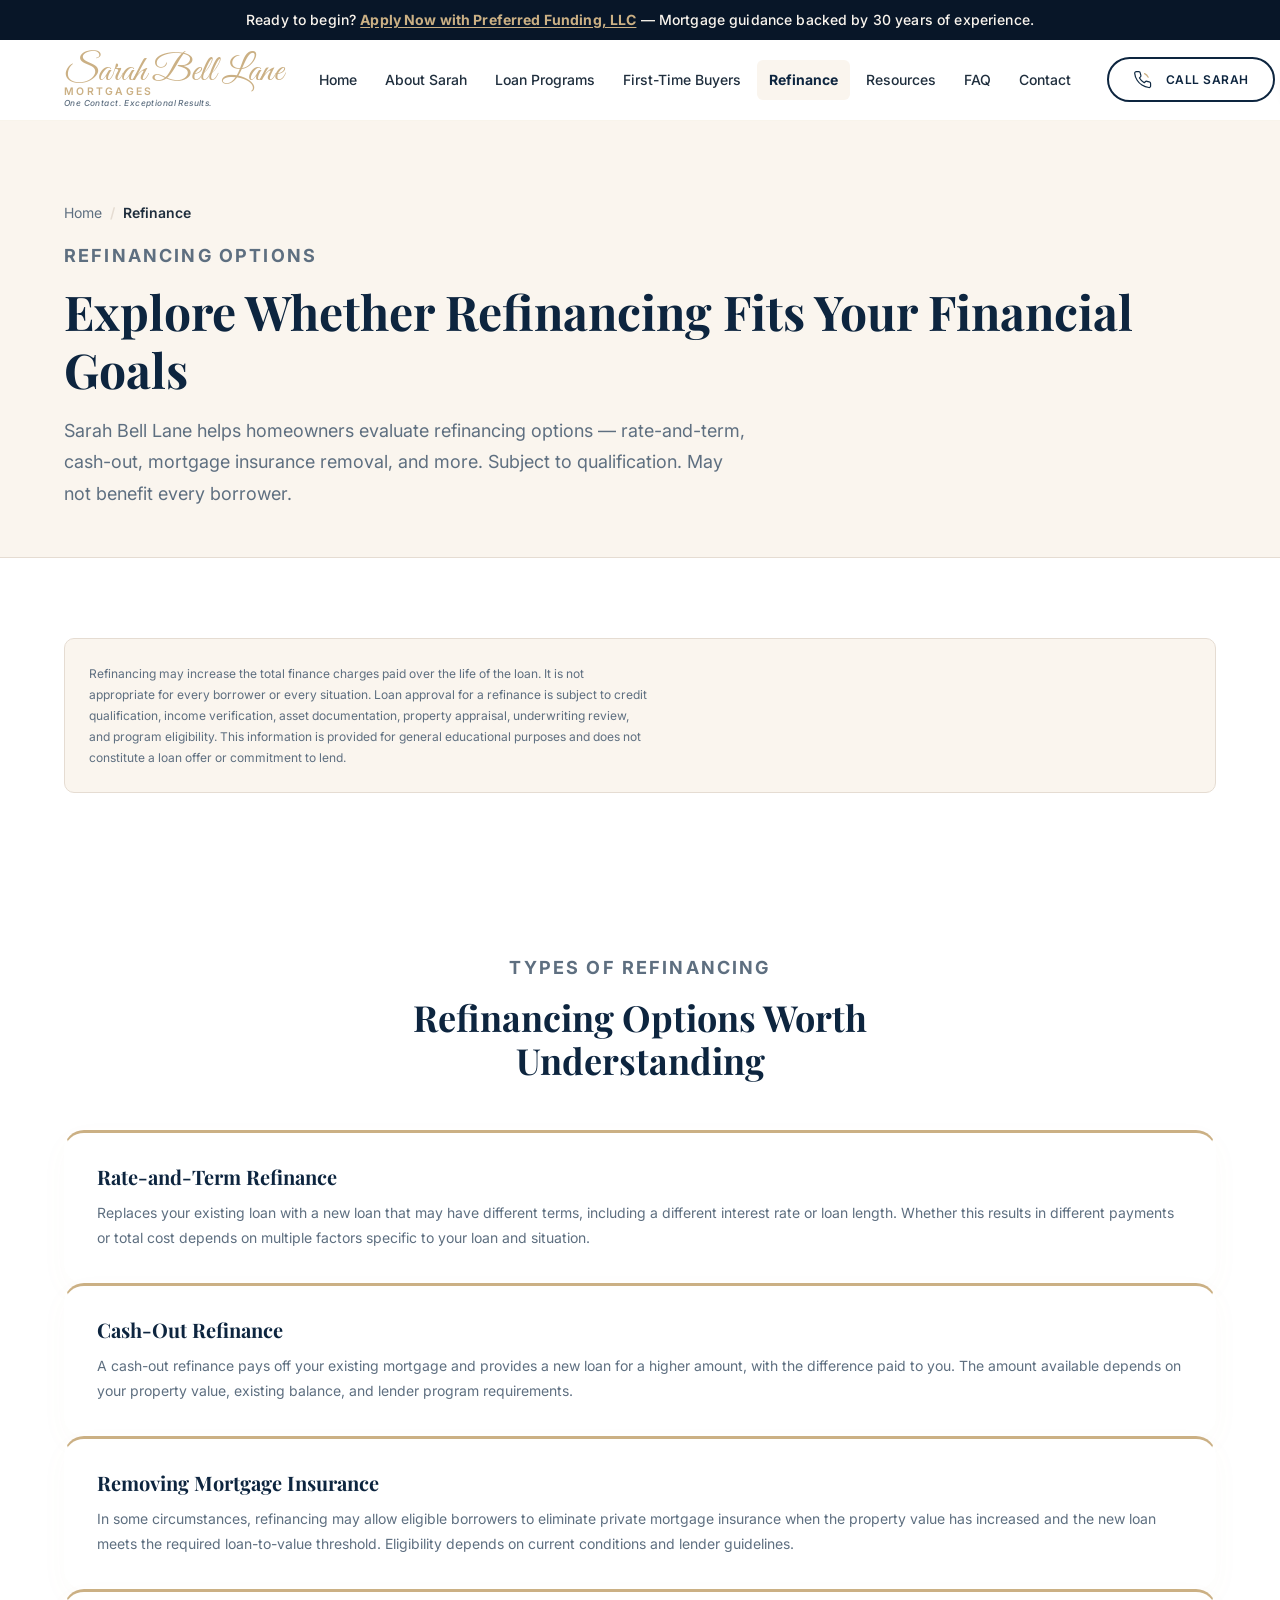
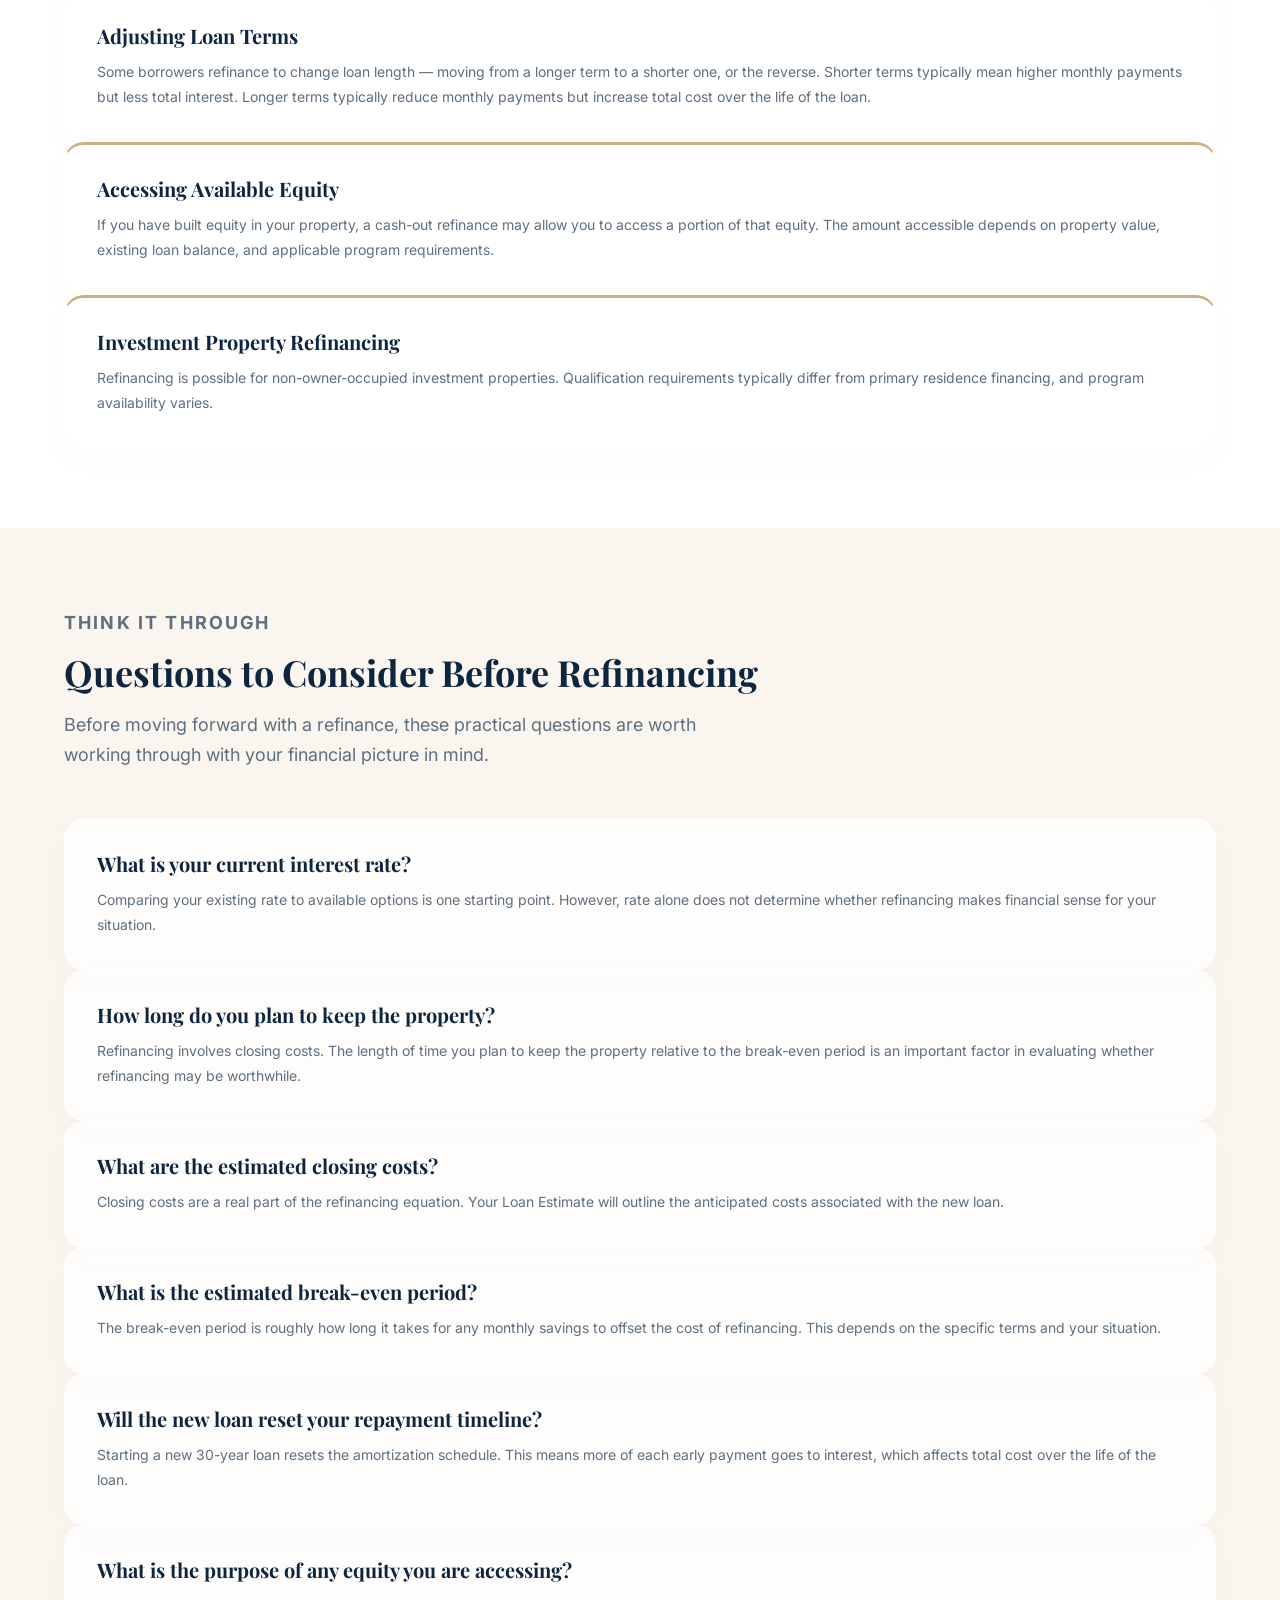
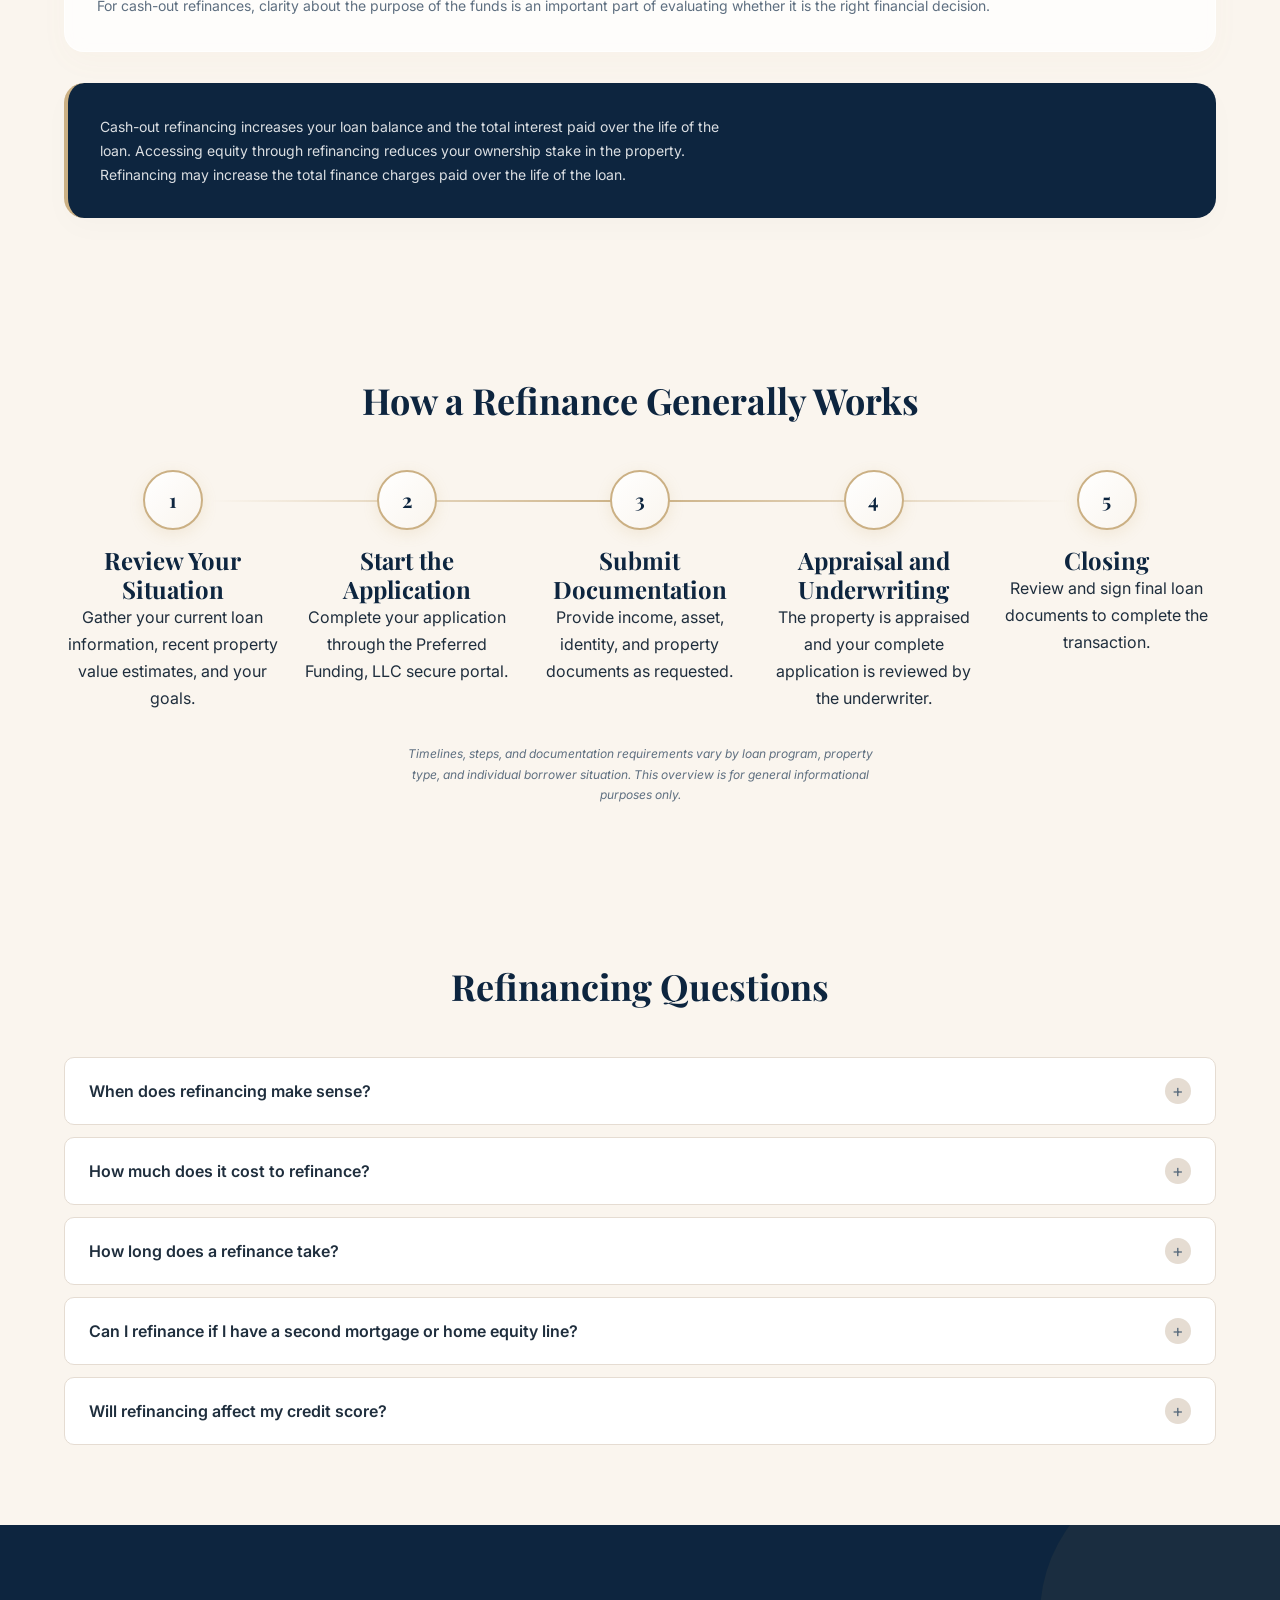
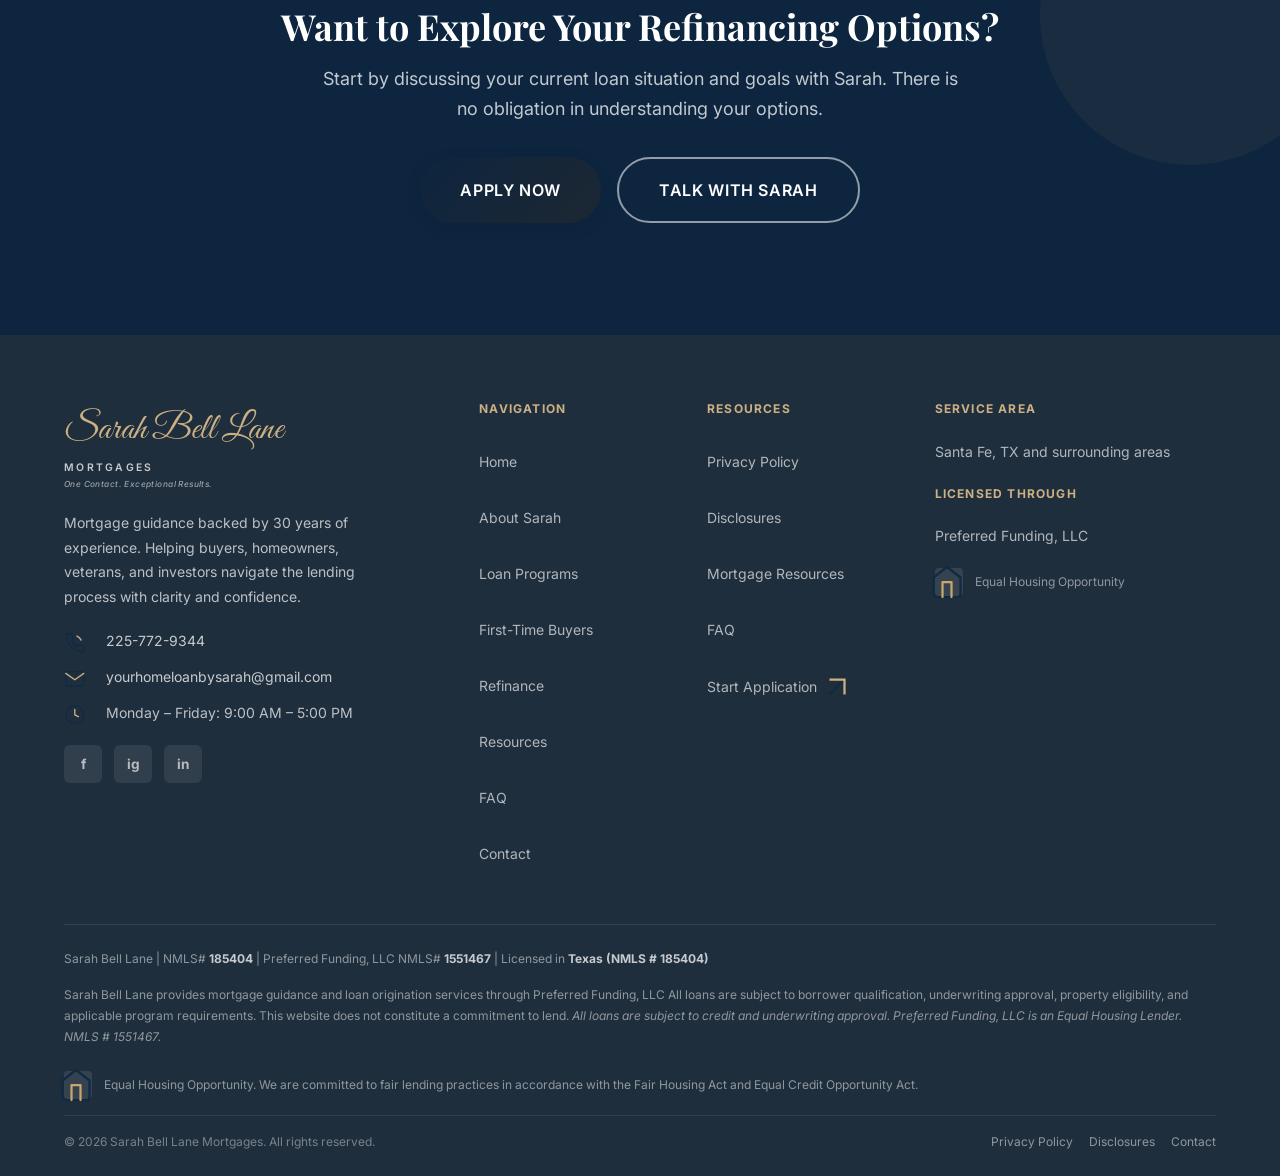
<file: refinance.html>
﻿<!DOCTYPE html>
<html lang="en">
<head>
  <meta charset="UTF-8">
  <meta name="viewport" content="width=device-width, initial-scale=1.0">
  <title>Explore Whether Refinancing Fits Your Financial Goals | Sarah Bell Lane Mortgages</title>
  <meta name="description" content="Sarah Bell Lane helps homeowners evaluate refinancing options — rate-and-term, cash-out, mortgage insurance removal, and more. Subject to qualification. May not benefit every borrower.">
  <link rel="canonical" href="https://sarahbelllane.com/refinance.html">
  <meta property="og:type" content="website">
  <meta property="og:title" content="Explore Whether Refinancing Fits Your Financial Goals | Sarah Bell Lane Mortgages">
  <meta property="og:description" content="Sarah Bell Lane helps homeowners evaluate refinancing options — rate-and-term, cash-out, mortgage insurance removal, and more. Subject to qualification. May not benefit every borrower.">
  <meta property="og:url" content="https://sarahbelllane.com/refinance.html">
  <meta property="og:image" content="https://sblmortgages.com/assets/images/sarah-bell-lane-headshot.png">
  <meta property="og:site_name" content="Sarah Bell Lane Mortgages">
  <meta name="twitter:card" content="summary_large_image">
  <meta name="twitter:title" content="Explore Whether Refinancing Fits Your Financial Goals | Sarah Bell Lane Mortgages">
  <meta name="twitter:description" content="Sarah Bell Lane helps homeowners evaluate refinancing options — rate-and-term, cash-out, mortgage insurance removal, and more. Subject to qualification. May not benefit every borrower.">
  <meta name="twitter:image" content="https://sblmortgages.com/assets/images/sarah-bell-lane-headshot.png">
  <link rel="manifest" href="site.webmanifest">
  <meta name="theme-color" content="#17324D">
  <link rel="preconnect" href="https://fonts.googleapis.com">
  <link rel="preconnect" href="https://fonts.gstatic.com" crossorigin>
  <link href="https://fonts.googleapis.com/css2?family=Inter:wght@400;500;600;700&family=Playfair+Display:wght@700&display=swap" rel="stylesheet">
  <link rel="stylesheet" href="assets/css/styles.css">
  <script type="application/ld+json">
[
  {"@context":"https://schema.org","@type":"BreadcrumbList","itemListElement":[{"@type":"ListItem","position":1,"name":"Home","item":"https://sarahbelllane.com/index.html"},{"@type":"ListItem","position":2,"name":"Refinance","item":"https://sarahbelllane.com/refinance.html"}]},
  {"@context":"https://schema.org","@type":"WebPage","name":"Explore Whether Refinancing Fits Your Financial Goals","url":"https://sarahbelllane.com/refinance.html"},
  {"@context":"https://schema.org","@type":"FAQPage","mainEntity":[
    {"@type":"Question","name":"When does refinancing make sense?","acceptedAnswer":{"@type":"Answer","text":"Refinancing may be worth exploring when you want to change your loan terms, access equity for a specific purpose, or remove mortgage insurance when eligible. Whether it makes sense depends on your specific situation, goals, timeline, and the costs involved. Refinancing may increase the total finance charges paid over the life of the loan."}},
    {"@type":"Question","name":"How much does it cost to refinance?","acceptedAnswer":{"@type":"Answer","text":"Refinancing involves closing costs similar to those in a purchase transaction. Costs vary by loan program, lender, and property. Your Loan Estimate provides a detailed breakdown. Some programs allow costs to be financed into the loan, which increases total cost."}},
    {"@type":"Question","name":"How long does a refinance take?","acceptedAnswer":{"@type":"Answer","text":"Timelines vary depending on documentation, appraisal scheduling, and underwriting. Being prepared with documentation before starting typically helps move the process more efficiently."}},
    {"@type":"Question","name":"Can I refinance if I have a second mortgage?","acceptedAnswer":{"@type":"Answer","text":"Refinancing when there is a second mortgage or HELOC involves additional considerations. The second lien holder may need to agree to remain in a subordinate position. This situation warrants detailed discussion."}},
    {"@type":"Question","name":"Will refinancing affect my credit?","acceptedAnswer":{"@type":"Answer","text":"Applying for a refinance involves a credit inquiry, which may have a minor temporary effect on your credit score. Rate shopping within a short window is often counted as a single inquiry by credit scoring models."}}
  ]}
]
  </script>
</head>
<body>
  <a href="#main-content" class="skip-link">Skip to main content</a>
  <div class="announcement-bar" role="complementary" aria-label="Site announcement">Ready to begin? <a href="https://www.preferredfundinginc.com/applications" target="_blank" rel="noopener noreferrer" aria-label="Apply Now with Preferred Funding, LLC" data-external-confirm>Apply Now with Preferred Funding, LLC</a> — Mortgage guidance backed by 30 years of experience.</div>
  
  <header class="site-header" role="banner">
    <div class="container">
      <div class="header-inner">
        <a href="index.html" class="site-logo" aria-label="Sarah Bell Lane Mortgages — Return to homepage">
          <span class="logo-name">Sarah Bell Lane</span>
          <span class="logo-sub">Mortgages</span>
          <span class="logo-tagline">One Contact. Exceptional Results.</span>
        </a>
        <nav class="primary-nav" aria-label="Primary navigation">
          <a href="index.html">Home</a>
          <a href="about.html">About Sarah</a>
          <a href="loan-programs.html">Loan Programs</a>
          <a href="first-time-homebuyers.html">First-Time Buyers</a>
          <a href="refinance.html" aria-current="page">Refinance</a>
          <a href="resources.html">Resources</a>
          <a href="faq.html">FAQ</a>
          <a href="contact.html">Contact</a>
        </nav>
        <div class="header-actions">
          <a href="tel:2257729344" class="btn btn-secondary btn-sm btn-call-header" aria-label="Call Sarah Bell Lane"><svg width="24" height="24" class="coastal-icon icon-phone" viewBox="0 0 24 24" fill="none" stroke="currentColor" stroke-width="1.5" stroke-linecap="round" stroke-linejoin="round"><path d="M22 16.92v3a2 2 0 0 1-2.18 2 19.79 19.79 0 0 1-8.63-3.07 19.5 19.5 0 0 1-6-6 19.79 19.79 0 0 1-3.07-8.67A2 2 0 0 1 4.11 2h3a2 2 0 0 1 2 1.72 12.84 12.84 0 0 0 .7 2.81 2 2 0 0 1-.45 2.11L8.09 9.91a16 16 0 0 0 6 6l1.27-1.27a2 2 0 0 1 2.11-.45 12.84 12.84 0 0 0 2.81.7A2 2 0 0 1 22 16.92z" stroke="#102A43"/><path class="accent-gold waves" d="M14.5 4.5c2 1 3.5 2.5 4.5 4.5" stroke="#C9A66B"/></svg> Call Sarah</a>
          <a href="https://www.preferredfundinginc.com/applications" class="btn btn-primary btn-sm" target="_blank" rel="noopener noreferrer" aria-label="Apply Now — opens Preferred Funding, LLC secure application portal in a new tab" data-external-confirm>Apply Now</a>
        </div>
        <button class="nav-toggle" id="nav-toggle" aria-label="Open navigation menu" aria-expanded="false" aria-controls="mobile-nav">
          <span></span><span></span><span></span>
        </button>
      </div>
    </div>
  </header>

  <nav class="mobile-nav" id="mobile-nav" aria-label="Mobile navigation" aria-hidden="true">
    <div class="mobile-nav-header">
      <a href="index.html" class="site-logo" aria-label="Sarah Bell Lane Mortgages">
        <span class="logo-name">Sarah Bell Lane</span>
        <span class="logo-sub">Mortgages</span>
        <span class="logo-tagline">One Contact. Exceptional Results.</span>
      </a>
      <button class="mobile-nav-close" id="mobile-nav-close" aria-label="Close navigation menu"><svg width="20" height="20" class="coastal-icon close-icon" viewBox="0 0 24 24" fill="none" stroke="currentColor" stroke-width="1.5" style="width: 1.25rem; height: 1.25rem;"><line x1="18" y1="6" x2="6" y2="18" stroke="#102A43"></line><line x1="6" y1="6" x2="18" y2="18" stroke="#102A43"></line></svg></button>
    </div>
    <ul role="list">
      <li><a href="index.html">Home</a></li>
      <li><a href="about.html">About Sarah</a></li>
      <li><a href="loan-programs.html">Loan Programs</a></li>
      <li><a href="first-time-homebuyers.html">First-Time Buyers</a></li>
      <li><a href="refinance.html" aria-current="page">Refinance</a></li>
      <li><a href="resources.html">Resources</a></li>
      <li><a href="faq.html">FAQ</a></li>
      <li><a href="contact.html">Contact</a></li>
    </ul>
    <div class="mobile-nav-actions">
      <a href="tel:2257729344" class="btn btn-secondary btn-block" aria-label="Call Sarah Bell Lane"><svg width="24" height="24" class="coastal-icon icon-phone" viewBox="0 0 24 24" fill="none" stroke="currentColor" stroke-width="1.5" stroke-linecap="round" stroke-linejoin="round"><path d="M22 16.92v3a2 2 0 0 1-2.18 2 19.79 19.79 0 0 1-8.63-3.07 19.5 19.5 0 0 1-6-6 19.79 19.79 0 0 1-3.07-8.67A2 2 0 0 1 4.11 2h3a2 2 0 0 1 2 1.72 12.84 12.84 0 0 0 .7 2.81 2 2 0 0 1-.45 2.11L8.09 9.91a16 16 0 0 0 6 6l1.27-1.27a2 2 0 0 1 2.11-.45 12.84 12.84 0 0 0 2.81.7A2 2 0 0 1 22 16.92z" stroke="#102A43"/><path class="accent-gold waves" d="M14.5 4.5c2 1 3.5 2.5 4.5 4.5" stroke="#C9A66B"/></svg> Call Sarah</a>
      <a href="https://www.preferredfundinginc.com/applications" class="btn btn-primary btn-block" target="_blank" rel="noopener noreferrer" aria-label="Apply Now — opens Preferred Funding, LLC secure application portal in a new tab" data-external-confirm>Apply Now</a>
    </div>
  </nav>

  <main id="main-content">
    <header class="page-header">
      <div class="container">
        <nav class="breadcrumb" aria-label="Breadcrumb">
          <ol>
            <li><a href="index.html">Home</a></li>
            <li aria-current="page">Refinance</li>
          </ol>
        </nav>
        <p class="eyebrow">Refinancing Options</p>
        <h1>Explore Whether Refinancing Fits Your Financial Goals</h1>
        <p class="lead">Sarah Bell Lane helps homeowners evaluate refinancing options — rate-and-term, cash-out, mortgage insurance removal, and more. Subject to qualification. May not benefit every borrower.</p>
      </div>
    </header>

    <section class="section py-8">
      <div class="container">
        <div class="disclosure-box full-width bg-light text-sm p-4 border-radius">
          <p>Refinancing may increase the total finance charges paid over the life of the loan. It is not appropriate for every borrower or every situation. Loan approval for a refinance is subject to credit qualification, income verification, asset documentation, property appraisal, underwriting review, and program eligibility. This information is provided for general educational purposes and does not constitute a loan offer or commitment to lend.</p>
        </div>
      </div>
    </section>

    <section class="section bg-white">
      <div class="container">
        <div class="section-header text-center">
          <p class="eyebrow">Types of Refinancing</p>
          <h2>Refinancing Options Worth Understanding</h2>
        </div>
        <div class="grid-3">
          <div class="card program-card">
            <div class="card-body">
              <h3 class="card-title">Rate-and-Term Refinance</h3>
              <p class="card-text">Replaces your existing loan with a new loan that may have different terms, including a different interest rate or loan length. Whether this results in different payments or total cost depends on multiple factors specific to your loan and situation.</p>
            </div>
          </div>
          <div class="card program-card">
            <div class="card-body">
              <h3 class="card-title">Cash-Out Refinance</h3>
              <p class="card-text">A cash-out refinance pays off your existing mortgage and provides a new loan for a higher amount, with the difference paid to you. The amount available depends on your property value, existing balance, and lender program requirements.</p>
            </div>
          </div>
          <div class="card program-card">
            <div class="card-body">
              <h3 class="card-title">Removing Mortgage Insurance</h3>
              <p class="card-text">In some circumstances, refinancing may allow eligible borrowers to eliminate private mortgage insurance when the property value has increased and the new loan meets the required loan-to-value threshold. Eligibility depends on current conditions and lender guidelines.</p>
            </div>
          </div>
          <div class="card program-card">
            <div class="card-body">
              <h3 class="card-title">Adjusting Loan Terms</h3>
              <p class="card-text">Some borrowers refinance to change loan length — moving from a longer term to a shorter one, or the reverse. Shorter terms typically mean higher monthly payments but less total interest. Longer terms typically reduce monthly payments but increase total cost over the life of the loan.</p>
            </div>
          </div>
          <div class="card program-card">
            <div class="card-body">
              <h3 class="card-title">Accessing Available Equity</h3>
              <p class="card-text">If you have built equity in your property, a cash-out refinance may allow you to access a portion of that equity. The amount accessible depends on property value, existing loan balance, and applicable program requirements.</p>
            </div>
          </div>
          <div class="card program-card">
            <div class="card-body">
              <h3 class="card-title">Investment Property Refinancing</h3>
              <p class="card-text">Refinancing is possible for non-owner-occupied investment properties. Qualification requirements typically differ from primary residence financing, and program availability varies.</p>
            </div>
          </div>
        </div>
      </div>
    </section>

    <section class="section bg-warm-white">
      <div class="container">
        <div class="section-header">
          <p class="eyebrow">Think It Through</p>
          <h2>Questions to Consider Before Refinancing</h2>
          <p>Before moving forward with a refinance, these practical questions are worth working through with your financial picture in mind.</p>
        </div>
        <div class="grid-2">
          <div class="card">
            <div class="card-body">
              <h3 class="card-title">What is your current interest rate?</h3>
              <p class="card-text">Comparing your existing rate to available options is one starting point. However, rate alone does not determine whether refinancing makes financial sense for your situation.</p>
            </div>
          </div>
          <div class="card">
            <div class="card-body">
              <h3 class="card-title">How long do you plan to keep the property?</h3>
              <p class="card-text">Refinancing involves closing costs. The length of time you plan to keep the property relative to the break-even period is an important factor in evaluating whether refinancing may be worthwhile.</p>
            </div>
          </div>
          <div class="card">
            <div class="card-body">
              <h3 class="card-title">What are the estimated closing costs?</h3>
              <p class="card-text">Closing costs are a real part of the refinancing equation. Your Loan Estimate will outline the anticipated costs associated with the new loan.</p>
            </div>
          </div>
          <div class="card">
            <div class="card-body">
              <h3 class="card-title">What is the estimated break-even period?</h3>
              <p class="card-text">The break-even period is roughly how long it takes for any monthly savings to offset the cost of refinancing. This depends on the specific terms and your situation.</p>
            </div>
          </div>
          <div class="card">
            <div class="card-body">
              <h3 class="card-title">Will the new loan reset your repayment timeline?</h3>
              <p class="card-text">Starting a new 30-year loan resets the amortization schedule. This means more of each early payment goes to interest, which affects total cost over the life of the loan.</p>
            </div>
          </div>
          <div class="card">
            <div class="card-body">
              <h3 class="card-title">What is the purpose of any equity you are accessing?</h3>
              <p class="card-text">For cash-out refinances, clarity about the purpose of the funds is an important part of evaluating whether it is the right financial decision.</p>
            </div>
          </div>
        </div>
        <div class="callout callout-navy" style="margin-top: var(--space-8);">
          <p>Cash-out refinancing increases your loan balance and the total interest paid over the life of the loan. Accessing equity through refinancing reduces your ownership stake in the property. Refinancing may increase the total finance charges paid over the life of the loan.</p>
        </div>
      </div>
    </section>

    <section class="section bg-white process-section">
      <div class="container">
        <div class="section-header text-center">
          <h2>How a Refinance Generally Works</h2>
        </div>
        <div class="process-timeline">
          <div class="process-step">
            <div class="step-number">1</div>
            <h3>Review Your Situation</h3>
            <p>Gather your current loan information, recent property value estimates, and your goals.</p>
          </div>
          <div class="process-step">
            <div class="step-number">2</div>
            <h3>Start the Application</h3>
            <p>Complete your application through the Preferred Funding, LLC secure portal.</p>
          </div>
          <div class="process-step">
            <div class="step-number">3</div>
            <h3>Submit Documentation</h3>
            <p>Provide income, asset, identity, and property documents as requested.</p>
          </div>
          <div class="process-step">
            <div class="step-number">4</div>
            <h3>Appraisal and Underwriting</h3>
            <p>The property is appraised and your complete application is reviewed by the underwriter.</p>
          </div>
          <div class="process-step">
            <div class="step-number">5</div>
            <h3>Closing</h3>
            <p>Review and sign final loan documents to complete the transaction.</p>
          </div>
        </div>
        <div class="process-disclaimer text-sm text-center mt-6">
          <p>Timelines, steps, and documentation requirements vary by loan program, property type, and individual borrower situation. This overview is for general informational purposes only.</p>
        </div>
      </div>
    </section>

    <section class="section bg-warm-white">
      <div class="container">
        <div class="section-header text-center">
          <h2>Refinancing Questions</h2>
        </div>
        <div class="accordion">
          <div class="accordion-item">
            <button class="accordion-trigger" aria-expanded="false" aria-controls="faq-ref-1">
              <span class="accordion-title">When does refinancing make sense?</span>
              <span class="accordion-icon">+</span>
            </button>
            <div id="faq-ref-1" class="accordion-panel">
              <p>There is no single answer that applies to every borrower. Refinancing may be worth exploring when you want to change your loan terms, access available equity for a specific purpose, or remove mortgage insurance when eligible. Whether it makes financial sense depends on your current loan, your goals, the associated costs, and how long you plan to keep the property. Refinancing may increase the total finance charges paid over the life of the loan.</p>
            </div>
          </div>
          <div class="accordion-item">
            <button class="accordion-trigger" aria-expanded="false" aria-controls="faq-ref-2">
              <span class="accordion-title">How much does it cost to refinance?</span>
              <span class="accordion-icon">+</span>
            </button>
            <div id="faq-ref-2" class="accordion-panel">
              <p>Refinancing typically involves closing costs similar to those in a purchase transaction. Common costs include origination fees, appraisal fees, title insurance, and escrow fees. Costs vary depending on the loan program, lender, and property. Your Loan Estimate will provide a detailed breakdown. Some programs allow certain costs to be rolled into the loan balance, which increases the total amount owed and total interest paid.</p>
            </div>
          </div>
          <div class="accordion-item">
            <button class="accordion-trigger" aria-expanded="false" aria-controls="faq-ref-3">
              <span class="accordion-title">How long does a refinance take?</span>
              <span class="accordion-icon">+</span>
            </button>
            <div id="faq-ref-3" class="accordion-panel">
              <p>Timelines vary depending on documentation readiness, property appraisal scheduling, underwriting volume, and other factors specific to your transaction. Being prepared with complete documentation before beginning typically helps the process move more efficiently.</p>
            </div>
          </div>
          <div class="accordion-item">
            <button class="accordion-trigger" aria-expanded="false" aria-controls="faq-ref-4">
              <span class="accordion-title">Can I refinance if I have a second mortgage or home equity line?</span>
              <span class="accordion-icon">+</span>
            </button>
            <div id="faq-ref-4" class="accordion-panel">
              <p>Refinancing when a second mortgage or home equity line of credit (HELOC) is in place involves additional considerations. The second lien holder may be required to agree to remain in a subordinate position. This situation involves specific requirements worth discussing in detail.</p>
            </div>
          </div>
          <div class="accordion-item">
            <button class="accordion-trigger" aria-expanded="false" aria-controls="faq-ref-5">
              <span class="accordion-title">Will refinancing affect my credit score?</span>
              <span class="accordion-icon">+</span>
            </button>
            <div id="faq-ref-5" class="accordion-panel">
              <p>Applying for a refinance involves a credit inquiry, which may have a minor temporary effect on your credit score. Mortgage rate shopping within a relatively short window of time is typically treated as a single inquiry by credit scoring models, which can reduce the overall impact.</p>
            </div>
          </div>
        </div>
      </div>
    </section>

    <section class="section bg-navy text-white cta-band text-center">
      <div class="container">
        <h2>Want to Explore Your Refinancing Options?</h2>
        <p class="mb-6">Start by discussing your current loan situation and goals with Sarah. There is no obligation in understanding your options.</p>
        <div class="hero-actions" style="justify-content: center;">
          <a href="https://www.preferredfundinginc.com/applications" class="btn btn-primary btn-lg" target="_blank" rel="noopener noreferrer" data-external-confirm>Apply Now</a>
          <a href="contact.html" class="btn btn-ghost btn-lg">Talk With Sarah</a>
        </div>
      </div>
    </section>
  </main>

  <footer class="site-footer" role="contentinfo">
    <div class="container">
      <div class="footer-grid">
        <div class="footer-brand">
          <span class="logo-name">Sarah Bell Lane</span>
          <span class="logo-sub">Mortgages</span>
          <span class="logo-tagline">One Contact. Exceptional Results.</span>
          <p>Mortgage guidance backed by 30 years of experience. Helping buyers, homeowners, veterans, and investors navigate the lending process with clarity and confidence.</p>
          <div class="footer-contact-item"><span aria-hidden="true"><svg width="24" height="24" class="coastal-icon icon-phone" viewBox="0 0 24 24" fill="none" stroke="currentColor" stroke-width="1.5" stroke-linecap="round" stroke-linejoin="round"><path d="M22 16.92v3a2 2 0 0 1-2.18 2 19.79 19.79 0 0 1-8.63-3.07 19.5 19.5 0 0 1-6-6 19.79 19.79 0 0 1-3.07-8.67A2 2 0 0 1 4.11 2h3a2 2 0 0 1 2 1.72 12.84 12.84 0 0 0 .7 2.81 2 2 0 0 1-.45 2.11L8.09 9.91a16 16 0 0 0 6 6l1.27-1.27a2 2 0 0 1 2.11-.45 12.84 12.84 0 0 0 2.81.7A2 2 0 0 1 22 16.92z" stroke="#102A43"/><path class="accent-gold waves" d="M14.5 4.5c2 1 3.5 2.5 4.5 4.5" stroke="#C9A66B"/></svg></span><a href="tel:2257729344">225-772-9344</a></div>
          <div class="footer-contact-item"><span aria-hidden="true"><svg width="24" height="24" class="coastal-icon icon-email" viewBox="0 0 24 24" fill="none" stroke="currentColor" stroke-width="1.5" stroke-linecap="round" stroke-linejoin="round"><path d="M4 4h16c1.1 0 2 .9 2 2v12c0 1.1-.9 2-2 2H4c-1.1 0-2-.9-2-2V6c0-1.1.9-2 2-2z" stroke="#102A43"/><polyline class="accent-gold" points="22,6 12,13 2,6" stroke="#C9A66B"/></svg></span><a href="mailto:yourhomeloanbysarah@gmail.com">yourhomeloanbysarah@gmail.com</a></div>
          <div class="footer-contact-item"><span aria-hidden="true"><svg width="24" height="24" class="coastal-icon icon-clock" viewBox="0 0 24 24" fill="none" stroke="currentColor" stroke-width="1.5" stroke-linecap="round" stroke-linejoin="round"><circle cx="12" cy="12" r="10" stroke="#102A43"/><polyline points="12 6 12 12 16 14" stroke="#C9A66B" class="accent-gold"/></svg></span><span>Monday – Friday: 9:00 AM – 5:00 PM</span></div>
          <div class="footer-social">
            <a href="https://www.facebook.com/yourhomeloanbysarah" target="_blank" rel="noopener noreferrer" aria-label="Facebook">f</a>
            <a href="https://www.instagram.com/yourhomeloanbysarah" target="_blank" rel="noopener noreferrer" aria-label="Instagram">ig</a>
            <a href="https://www.linkedin.com" target="_blank" rel="noopener noreferrer" aria-label="LinkedIn">in</a>
          </div>
        </div>
        <div>
          <p class="footer-heading">Navigation</p>
          <nav class="footer-nav" aria-label="Footer navigation">
            <a href="index.html">Home</a>
            <a href="about.html">About Sarah</a>
            <a href="loan-programs.html">Loan Programs</a>
            <a href="first-time-homebuyers.html">First-Time Buyers</a>
            <a href="refinance.html">Refinance</a>
            <a href="resources.html">Resources</a>
            <a href="faq.html">FAQ</a>
            <a href="contact.html">Contact</a>
          </nav>
        </div>
        <div>
          <p class="footer-heading">Resources</p>
          <nav class="footer-nav" aria-label="Resources navigation">
            <a href="privacy-policy.html">Privacy Policy</a>
            <a href="disclosures.html">Disclosures</a>
            <a href="resources.html">Mortgage Resources</a>
            <a href="faq.html">FAQ</a>
            <a href="https://www.preferredfundinginc.com/applications" target="_blank" rel="noopener noreferrer" data-external-confirm>Start Application <svg width="20" height="20" class="coastal-icon link-arrow-icon" viewBox="0 0 24 24" fill="none" stroke="currentColor" stroke-width="1.5" style="width: 0.85rem; height: 0.85rem; display: inline-block; vertical-align: middle; margin-left: 0.15rem;"><line x1="7" y1="17" x2="17" y2="7" stroke="#102A43"></line><polyline points="7 7 17 7 17 17" stroke="#C9A66B" class="accent-gold"></polyline></svg></a>
          </nav>
        </div>
        <div>
          <p class="footer-heading">Service Area</p>
          <p style="font-size:var(--text-sm);color:rgba(255,255,255,0.65);max-width:100%;margin-bottom:var(--space-5);">Santa Fe, TX and surrounding areas</p>
          <p class="footer-heading">Licensed Through</p>
          <p style="font-size:var(--text-sm);color:rgba(255,255,255,0.65);max-width:100%;margin-bottom:var(--space-5);">Preferred Funding, LLC</p>
          <div class="footer-eho"><span class="eho-symbol" aria-hidden="true"><svg width="24" height="24" class="coastal-icon icon-house" style="width: 1.25rem; height: 1.25rem; margin-right: 0.25rem;" viewBox="0 0 24 24" fill="none" stroke="currentColor" stroke-width="1.5" stroke-linecap="round" stroke-linejoin="round"><path d="M3 9l9-7 9 7v11a2 2 0 0 1-2 2H5a2 2 0 0 1-2-2z" stroke="#102A43"/><polyline points="9 22 9 12 15 12 15 22" stroke="#C9A66B"/></svg></span><span>Equal Housing Opportunity</span></div>
        </div>
      </div>
      <div class="footer-bottom">
        <div class="footer-bottom-inner">
          <div class="footer-nmls">Sarah Bell Lane | NMLS# <strong>185404</strong> | Preferred Funding, LLC NMLS# <strong>1551467</strong> | Licensed in <strong>Texas (NMLS # 185404)</strong></div>
          <div class="footer-disclosure">Sarah Bell Lane provides mortgage guidance and loan origination services through Preferred Funding, LLC All loans are subject to borrower qualification, underwriting approval, property eligibility, and applicable program requirements. This website does not constitute a commitment to lend. <em>All loans are subject to credit and underwriting approval. Preferred Funding, LLC is an Equal Housing Lender. NMLS # 1551467.</em></div>
          <div class="footer-eho"><span class="eho-symbol" aria-hidden="true"><svg width="24" height="24" class="coastal-icon icon-house" style="width: 1.25rem; height: 1.25rem; margin-right: 0.25rem;" viewBox="0 0 24 24" fill="none" stroke="currentColor" stroke-width="1.5" stroke-linecap="round" stroke-linejoin="round"><path d="M3 9l9-7 9 7v11a2 2 0 0 1-2 2H5a2 2 0 0 1-2-2z" stroke="#102A43"/><polyline points="9 22 9 12 15 12 15 22" stroke="#C9A66B"/></svg></span><span>Equal Housing Opportunity. We are committed to fair lending practices in accordance with the Fair Housing Act and Equal Credit Opportunity Act.</span></div>
          <div class="footer-legal-row">
            <span>&#169; <span data-year></span> Sarah Bell Lane Mortgages. All rights reserved.</span>
            <div class="footer-legal-links"><a href="privacy-policy.html">Privacy Policy</a><a href="disclosures.html">Disclosures</a><a href="contact.html">Contact</a></div>
          </div>
        </div>
      </div>
    </div>
  </footer>

  <button class="back-to-top" id="back-to-top" aria-label="Back to top"><svg width="20" height="20" class="coastal-icon arrow-icon" viewBox="0 0 24 24" fill="none" stroke="currentColor" stroke-width="1.5" style="width: 1.25rem; height: 1.25rem;"><line x1="12" y1="19" x2="12" y2="5" stroke="#102A43"></line><polyline points="5 12 12 5 19 12" stroke="#C9A66B" class="accent-gold"></polyline></svg></button>

  <div class="mobile-sticky-bar" aria-label="Mobile quick actions">
    <div class="mobile-sticky-inner">
      <a href="tel:2257729344" class="btn btn-secondary btn-block" aria-label="Call Sarah Bell Lane"><svg width="24" height="24" class="coastal-icon icon-phone" viewBox="0 0 24 24" fill="none" stroke="currentColor" stroke-width="1.5" stroke-linecap="round" stroke-linejoin="round"><path d="M22 16.92v3a2 2 0 0 1-2.18 2 19.79 19.79 0 0 1-8.63-3.07 19.5 19.5 0 0 1-6-6 19.79 19.79 0 0 1-3.07-8.67A2 2 0 0 1 4.11 2h3a2 2 0 0 1 2 1.72 12.84 12.84 0 0 0 .7 2.81 2 2 0 0 1-.45 2.11L8.09 9.91a16 16 0 0 0 6 6l1.27-1.27a2 2 0 0 1 2.11-.45 12.84 12.84 0 0 0 2.81.7A2 2 0 0 1 22 16.92z" stroke="#102A43"/><path class="accent-gold waves" d="M14.5 4.5c2 1 3.5 2.5 4.5 4.5" stroke="#C9A66B"/></svg> Call Sarah</a>
      <a href="https://www.preferredfundinginc.com/applications" class="btn btn-primary btn-block" target="_blank" rel="noopener noreferrer" aria-label="Apply Now — opens Preferred Funding, LLC secure application portal in a new tab" data-external-confirm>Apply Now</a>
    </div>
  </div>

  <div class="external-notice" id="external-notice" role="dialog" aria-labelledby="external-notice-title" aria-modal="true">
    <div class="external-notice-box">
      <h3 id="external-notice-title">You Are Leaving This Website</h3>
      <p>You are being redirected to the Preferred Funding, LLC secure application portal. You will leave Sarah Bell Lane Mortgages and enter the Preferred Funding, LLC system, which maintains its own privacy practices and terms of use.</p>
      <div class="external-notice-actions">
        <button class="btn btn-primary" id="external-proceed">Continue to Application</button>
        <button class="btn btn-secondary" id="external-cancel">Go Back</button>
      </div>
    </div>
  </div>

  <script src="assets/js/main.js"></script>
</body>
</html>
</file>
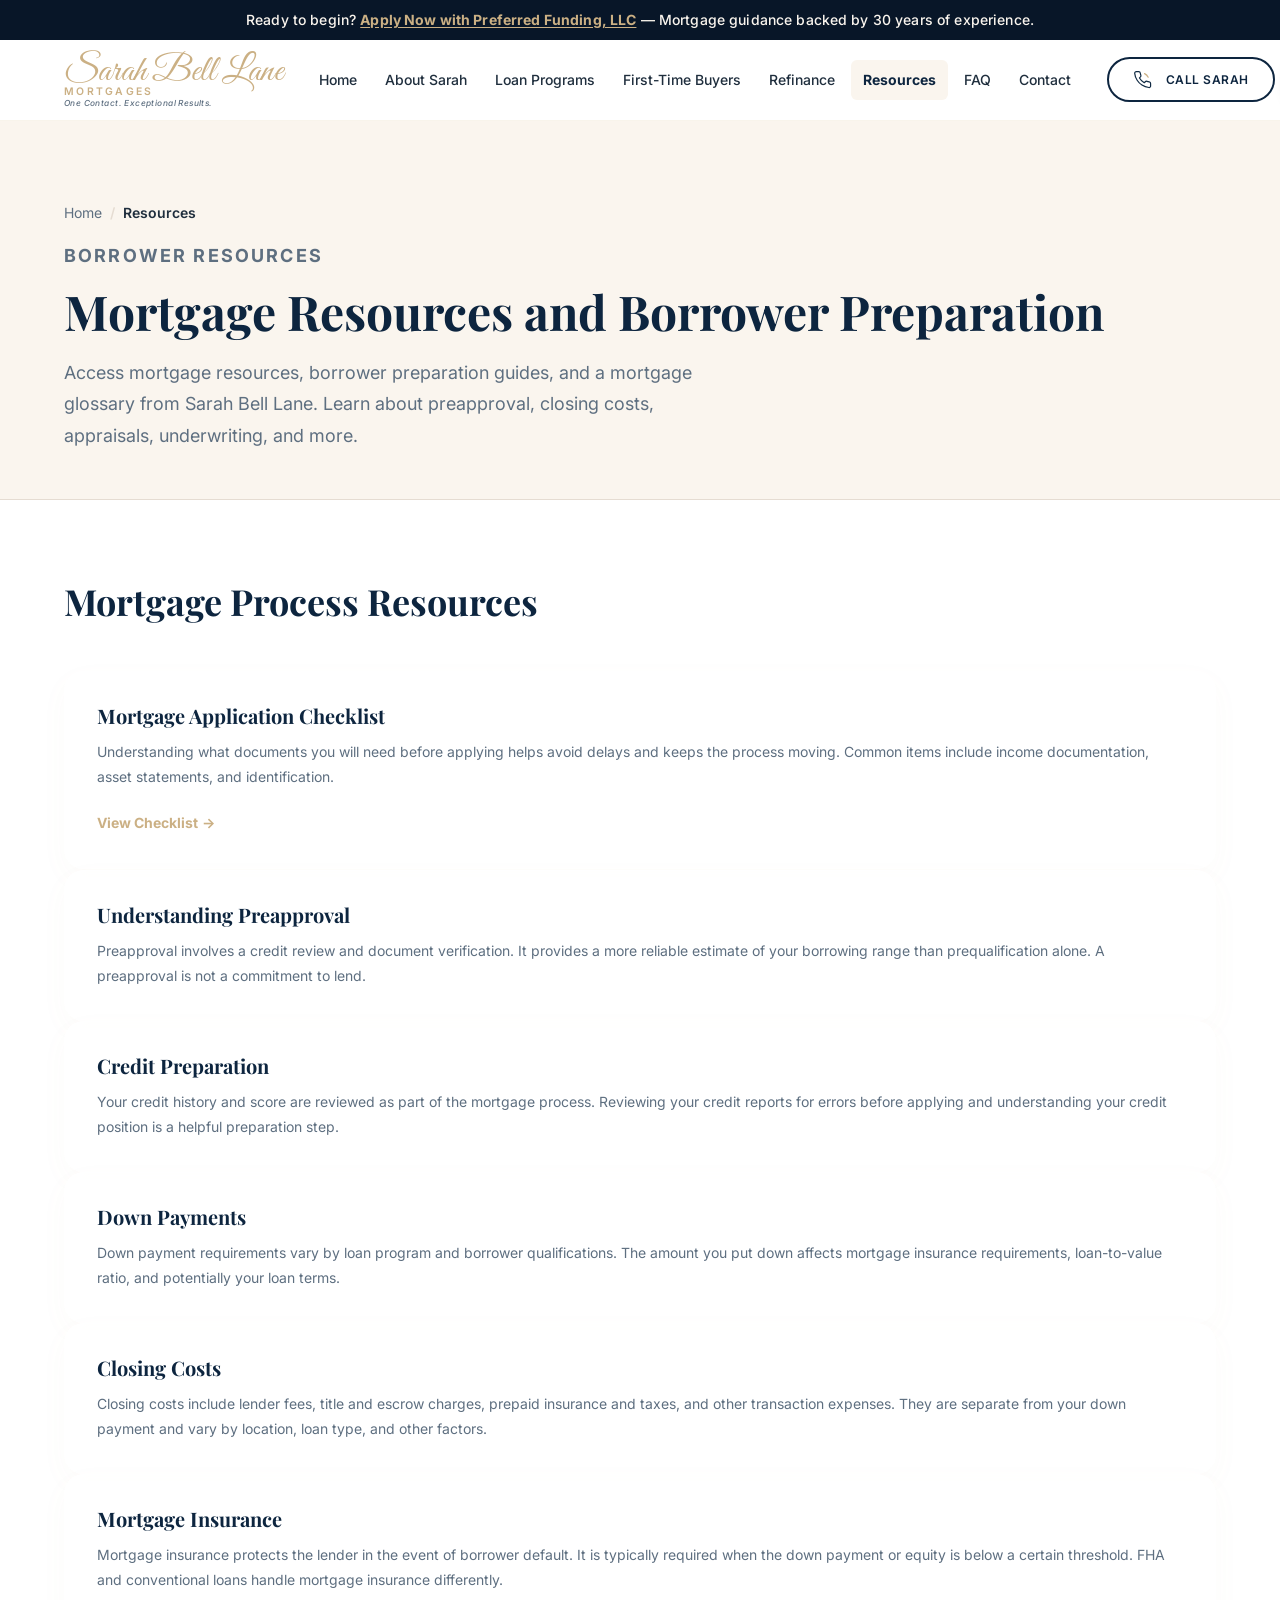
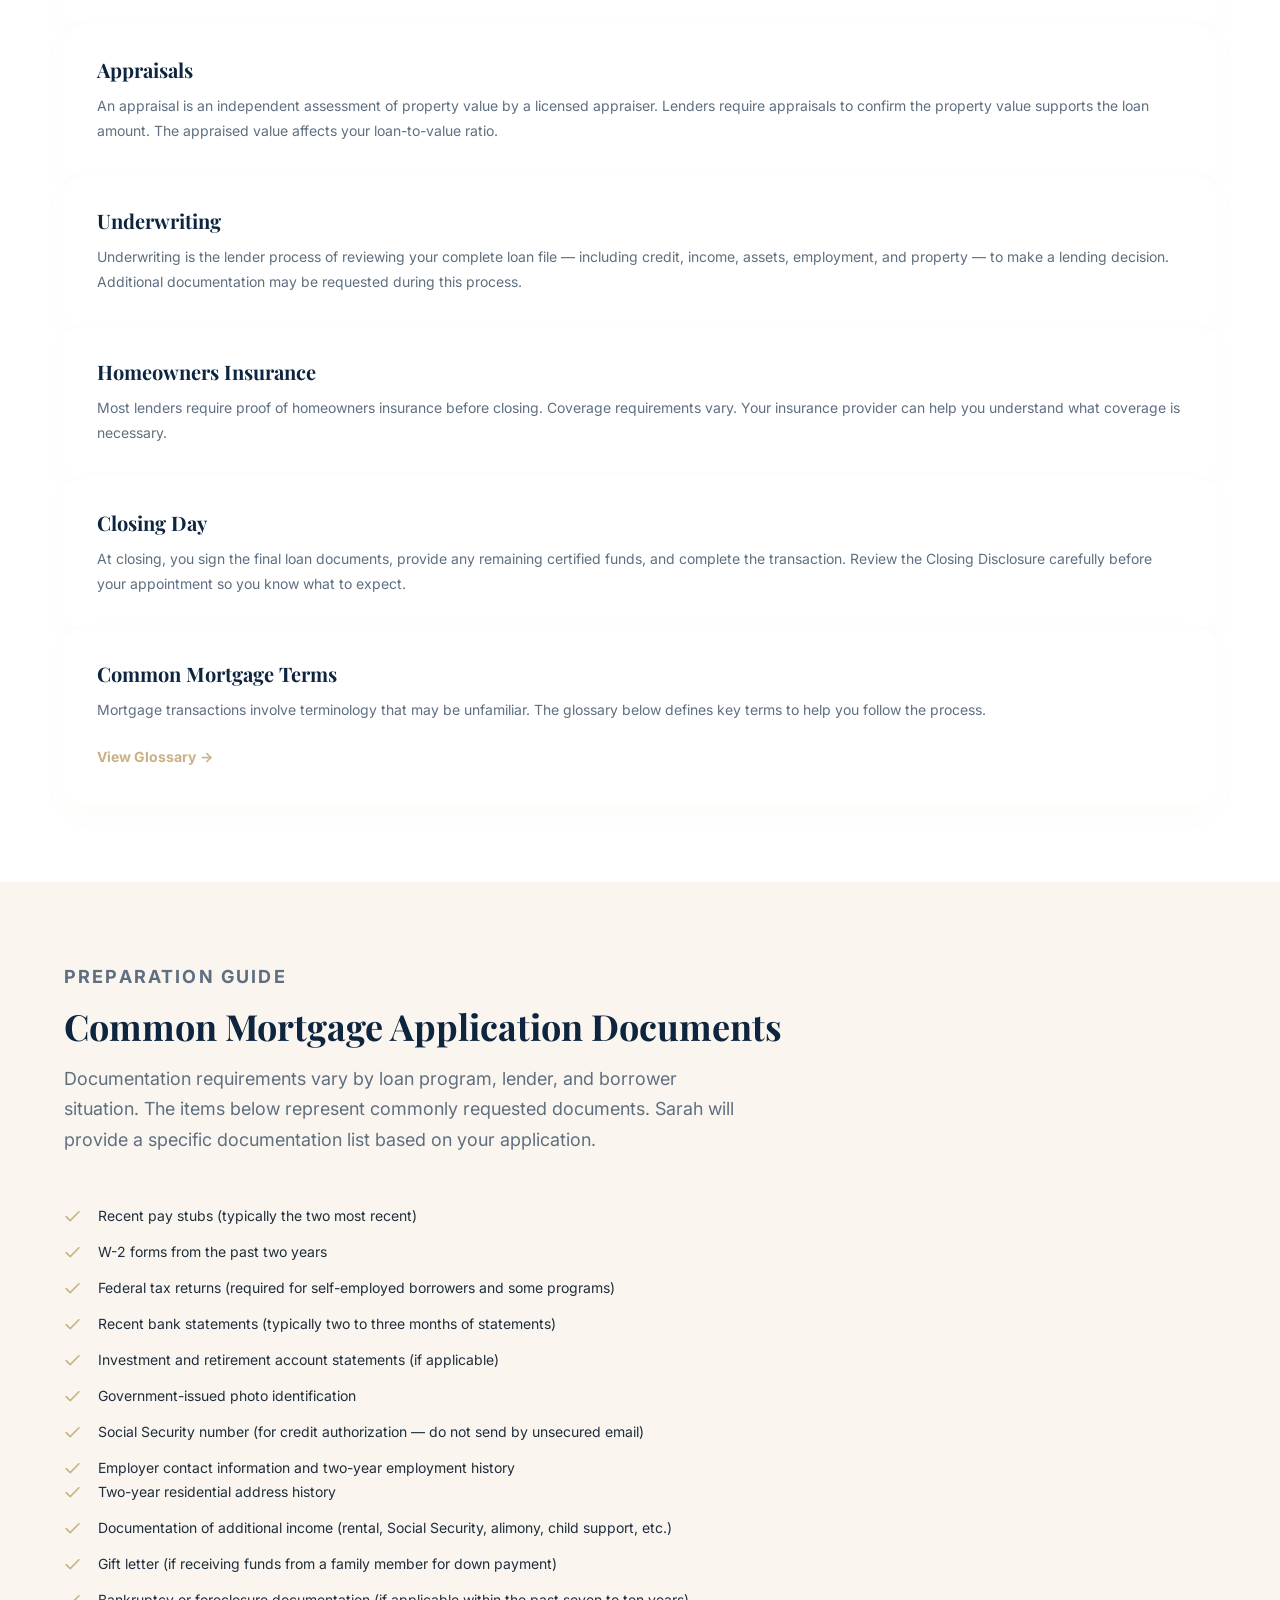
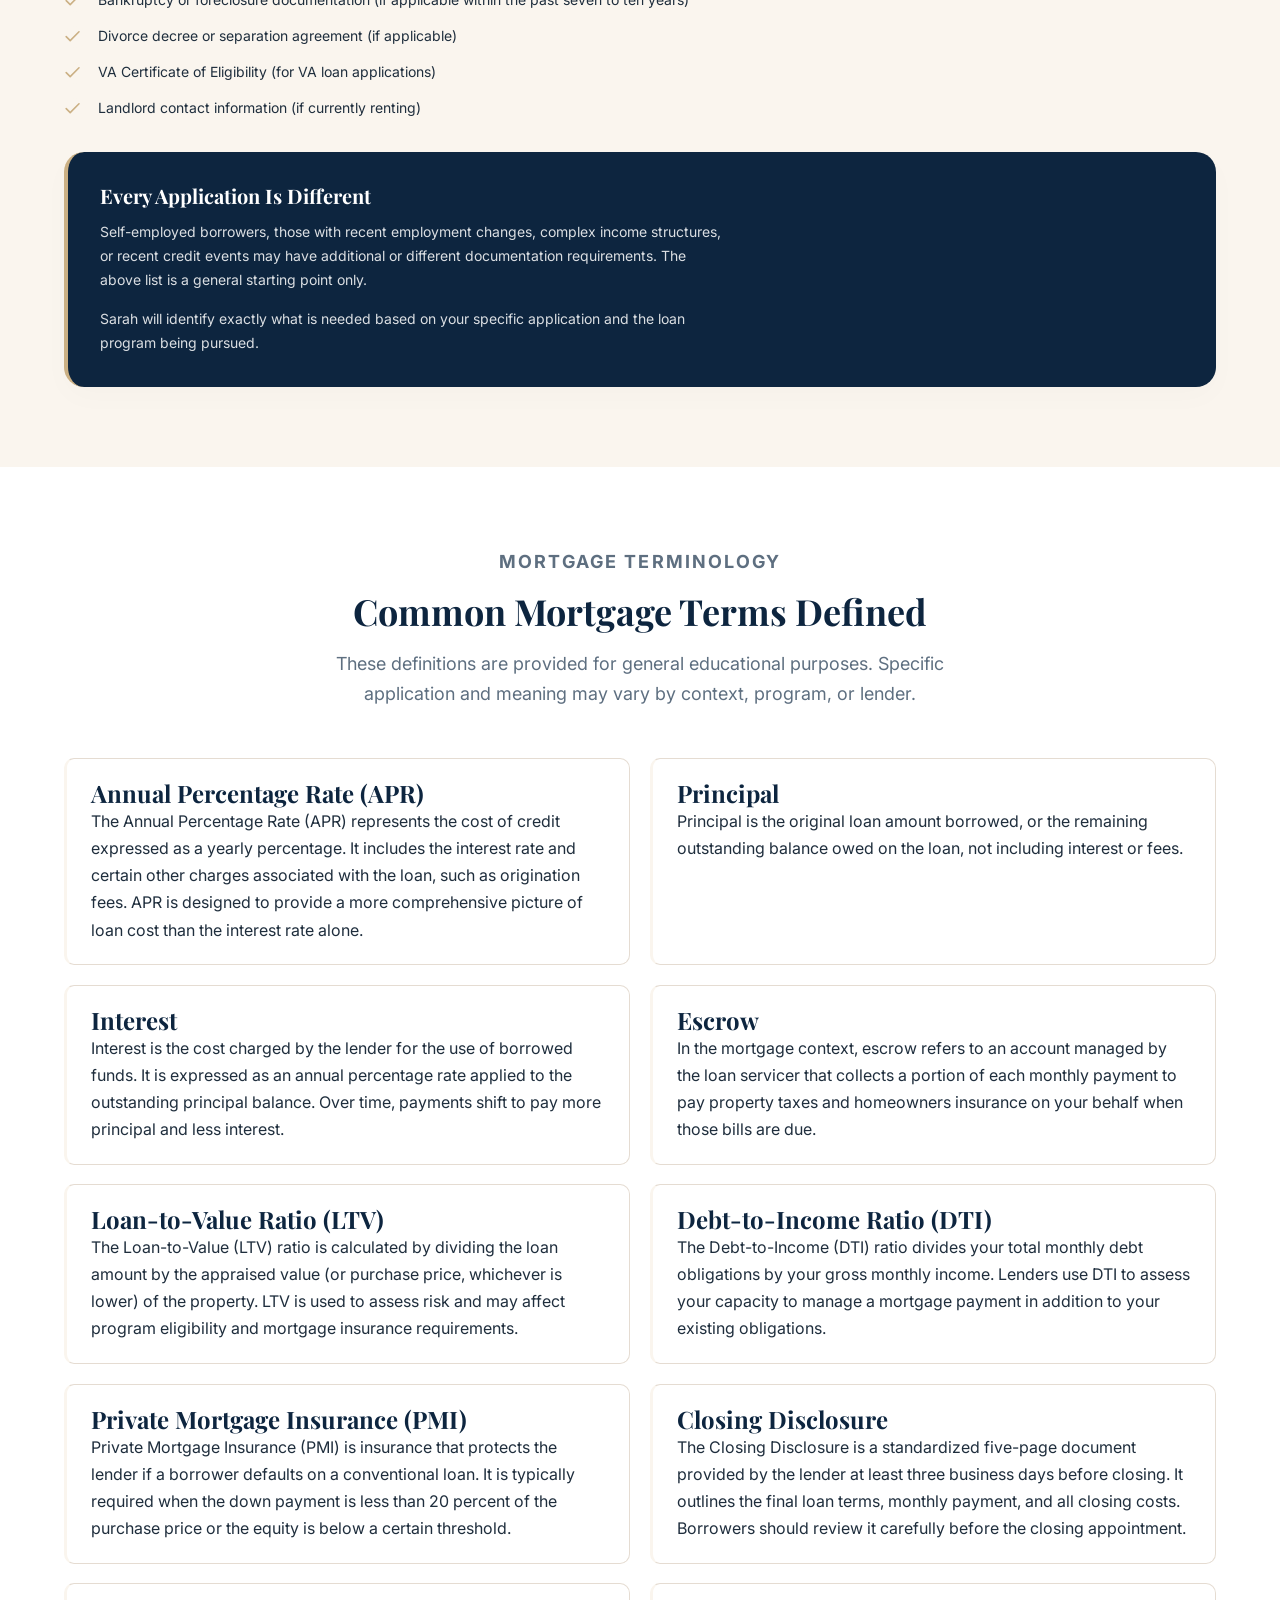
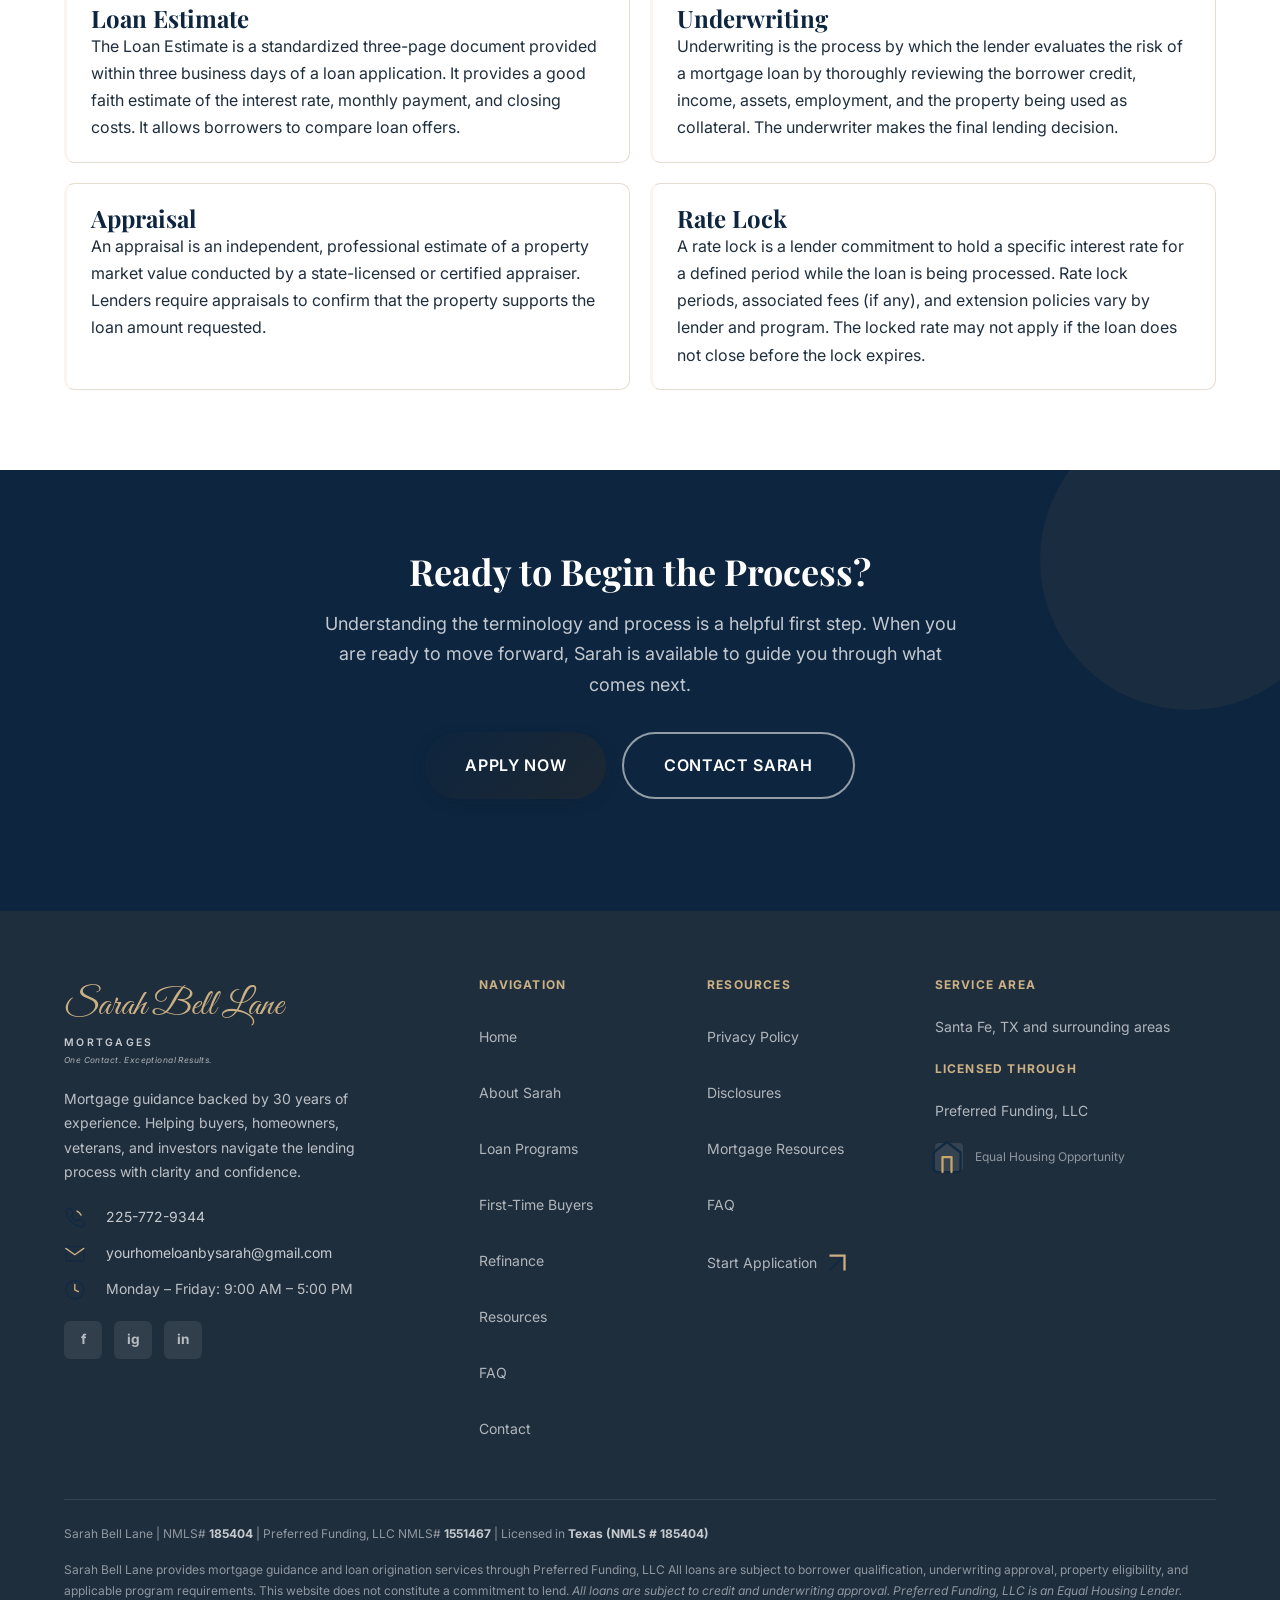
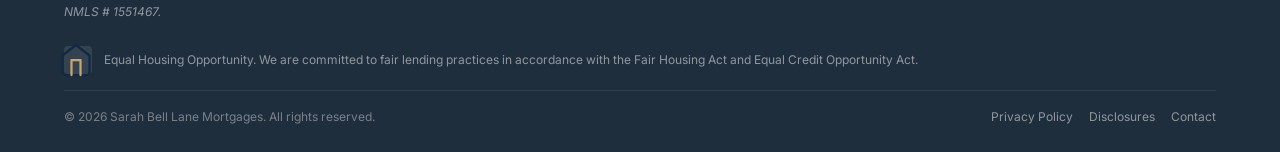
<file: resources.html>
﻿<!DOCTYPE html>
<html lang="en">
<head>
  <meta charset="UTF-8">
  <meta name="viewport" content="width=device-width, initial-scale=1.0">
  <title>Mortgage Resources and Borrower Preparation | Sarah Bell Lane Mortgages</title>
  <meta name="description" content="Access mortgage resources, borrower preparation guides, and a mortgage glossary from Sarah Bell Lane. Learn about preapproval, closing costs, appraisals, underwriting, and more.">
  <link rel="canonical" href="https://sarahbelllane.com/resources.html">
  <meta property="og:type" content="website">
  <meta property="og:title" content="Mortgage Resources and Borrower Preparation | Sarah Bell Lane Mortgages">
  <meta property="og:description" content="Access mortgage resources, borrower preparation guides, and a mortgage glossary from Sarah Bell Lane. Learn about preapproval, closing costs, appraisals, underwriting, and more.">
  <meta property="og:url" content="https://sarahbelllane.com/resources.html">
  <meta property="og:image" content="https://sblmortgages.com/assets/images/sarah-bell-lane-headshot.png">
  <meta property="og:site_name" content="Sarah Bell Lane Mortgages">
  <meta name="twitter:card" content="summary_large_image">
  <meta name="twitter:title" content="Mortgage Resources and Borrower Preparation | Sarah Bell Lane Mortgages">
  <meta name="twitter:description" content="Access mortgage resources, borrower preparation guides, and a mortgage glossary from Sarah Bell Lane. Learn about preapproval, closing costs, appraisals, underwriting, and more.">
  <meta name="twitter:image" content="https://sblmortgages.com/assets/images/sarah-bell-lane-headshot.png">
  <link rel="manifest" href="site.webmanifest">
  <meta name="theme-color" content="#17324D">
  <link rel="preconnect" href="https://fonts.googleapis.com">
  <link rel="preconnect" href="https://fonts.gstatic.com" crossorigin>
  <link href="https://fonts.googleapis.com/css2?family=Inter:wght@400;500;600;700&family=Playfair+Display:wght@700&display=swap" rel="stylesheet">
  <link rel="stylesheet" href="assets/css/styles.css">
  <script type="application/ld+json">
[
  {"@context":"https://schema.org","@type":"BreadcrumbList","itemListElement":[{"@type":"ListItem","position":1,"name":"Home","item":"https://sarahbelllane.com/index.html"},{"@type":"ListItem","position":2,"name":"Resources","item":"https://sarahbelllane.com/resources.html"}]},
  {"@context":"https://schema.org","@type":"WebPage","name":"Mortgage Resources and Borrower Preparation","url":"https://sarahbelllane.com/resources.html"}
]
  </script>
</head>
<body>
  <a href="#main-content" class="skip-link">Skip to main content</a>
  <div class="announcement-bar" role="complementary" aria-label="Site announcement">Ready to begin? <a href="https://www.preferredfundinginc.com/applications" target="_blank" rel="noopener noreferrer" aria-label="Apply Now with Preferred Funding, LLC" data-external-confirm>Apply Now with Preferred Funding, LLC</a> — Mortgage guidance backed by 30 years of experience.</div>
  <header class="site-header" role="banner">
    <div class="container">
      <div class="header-inner">
        <a href="index.html" class="site-logo" aria-label="Sarah Bell Lane Mortgages — Return to homepage">
          <span class="logo-name">Sarah Bell Lane</span>
          <span class="logo-sub">Mortgages</span>
          <span class="logo-tagline">One Contact. Exceptional Results.</span>
        </a>
        <nav class="primary-nav" aria-label="Primary navigation">
          <a href="index.html">Home</a>
          <a href="about.html">About Sarah</a>
          <a href="loan-programs.html">Loan Programs</a>
          <a href="first-time-homebuyers.html">First-Time Buyers</a>
          <a href="refinance.html">Refinance</a>
          <a href="resources.html" aria-current="page">Resources</a>
          <a href="faq.html">FAQ</a>
          <a href="contact.html">Contact</a>
        </nav>
        <div class="header-actions">
          <a href="tel:2257729344" class="btn btn-secondary btn-sm btn-call-header" aria-label="Call Sarah Bell Lane"><svg width="24" height="24" class="coastal-icon icon-phone" viewBox="0 0 24 24" fill="none" stroke="currentColor" stroke-width="1.5" stroke-linecap="round" stroke-linejoin="round"><path d="M22 16.92v3a2 2 0 0 1-2.18 2 19.79 19.79 0 0 1-8.63-3.07 19.5 19.5 0 0 1-6-6 19.79 19.79 0 0 1-3.07-8.67A2 2 0 0 1 4.11 2h3a2 2 0 0 1 2 1.72 12.84 12.84 0 0 0 .7 2.81 2 2 0 0 1-.45 2.11L8.09 9.91a16 16 0 0 0 6 6l1.27-1.27a2 2 0 0 1 2.11-.45 12.84 12.84 0 0 0 2.81.7A2 2 0 0 1 22 16.92z" stroke="#102A43"/><path class="accent-gold waves" d="M14.5 4.5c2 1 3.5 2.5 4.5 4.5" stroke="#C9A66B"/></svg> Call Sarah</a>
          <a href="https://www.preferredfundinginc.com/applications" class="btn btn-primary btn-sm" target="_blank" rel="noopener noreferrer" aria-label="Apply Now — opens Preferred Funding, LLC secure application portal in a new tab" data-external-confirm>Apply Now</a>
        </div>
        <button class="nav-toggle" id="nav-toggle" aria-label="Open navigation menu" aria-expanded="false" aria-controls="mobile-nav">
          <span></span><span></span><span></span>
        </button>
      </div>
    </div>
  </header>

  <nav class="mobile-nav" id="mobile-nav" aria-label="Mobile navigation" aria-hidden="true">
    <div class="mobile-nav-header">
      <a href="index.html" class="site-logo" aria-label="Sarah Bell Lane Mortgages">
        <span class="logo-name">Sarah Bell Lane</span>
        <span class="logo-sub">Mortgages</span>
        <span class="logo-tagline">One Contact. Exceptional Results.</span>
      </a>
      <button class="mobile-nav-close" id="mobile-nav-close" aria-label="Close navigation menu"><svg width="20" height="20" class="coastal-icon close-icon" viewBox="0 0 24 24" fill="none" stroke="currentColor" stroke-width="1.5" style="width: 1.25rem; height: 1.25rem;"><line x1="18" y1="6" x2="6" y2="18" stroke="#102A43"></line><line x1="6" y1="6" x2="18" y2="18" stroke="#102A43"></line></svg></button>
    </div>
    <ul role="list">
      <li><a href="index.html">Home</a></li>
      <li><a href="about.html">About Sarah</a></li>
      <li><a href="loan-programs.html">Loan Programs</a></li>
      <li><a href="first-time-homebuyers.html">First-Time Buyers</a></li>
      <li><a href="refinance.html">Refinance</a></li>
      <li><a href="resources.html" aria-current="page">Resources</a></li>
      <li><a href="faq.html">FAQ</a></li>
      <li><a href="contact.html">Contact</a></li>
    </ul>
    <div class="mobile-nav-actions">
      <a href="tel:2257729344" class="btn btn-secondary btn-block" aria-label="Call Sarah Bell Lane"><svg width="24" height="24" class="coastal-icon icon-phone" viewBox="0 0 24 24" fill="none" stroke="currentColor" stroke-width="1.5" stroke-linecap="round" stroke-linejoin="round"><path d="M22 16.92v3a2 2 0 0 1-2.18 2 19.79 19.79 0 0 1-8.63-3.07 19.5 19.5 0 0 1-6-6 19.79 19.79 0 0 1-3.07-8.67A2 2 0 0 1 4.11 2h3a2 2 0 0 1 2 1.72 12.84 12.84 0 0 0 .7 2.81 2 2 0 0 1-.45 2.11L8.09 9.91a16 16 0 0 0 6 6l1.27-1.27a2 2 0 0 1 2.11-.45 12.84 12.84 0 0 0 2.81.7A2 2 0 0 1 22 16.92z" stroke="#102A43"/><path class="accent-gold waves" d="M14.5 4.5c2 1 3.5 2.5 4.5 4.5" stroke="#C9A66B"/></svg> Call Sarah</a>
      <a href="https://www.preferredfundinginc.com/applications" class="btn btn-primary btn-block" target="_blank" rel="noopener noreferrer" aria-label="Apply Now — opens Preferred Funding, LLC secure application portal in a new tab" data-external-confirm>Apply Now</a>
    </div>
  </nav>

  <main id="main-content">
    <header class="page-header">
      <div class="container">
        <nav class="breadcrumb" aria-label="Breadcrumb">
          <ol>
            <li><a href="index.html">Home</a></li>
            <li aria-current="page">Resources</li>
          </ol>
        </nav>
        <p class="eyebrow">Borrower Resources</p>
        <h1>Mortgage Resources and Borrower Preparation</h1>
        <p class="lead">Access mortgage resources, borrower preparation guides, and a mortgage glossary from Sarah Bell Lane. Learn about preapproval, closing costs, appraisals, underwriting, and more.</p>
      </div>
    </header>

    <section class="section bg-white">
      <div class="container">
        <div class="section-header">
          <h2>Mortgage Process Resources</h2>
        </div>
        <div class="grid-3">
          <div class="card">
            <div class="card-body">
              <h3 class="card-title">Mortgage Application Checklist</h3>
              <p class="card-text">Understanding what documents you will need before applying helps avoid delays and keeps the process moving. Common items include income documentation, asset statements, and identification.</p>
              <a href="#checklist" class="card-link">View Checklist</a>
            </div>
          </div>
          <div class="card">
            <div class="card-body">
              <h3 class="card-title">Understanding Preapproval</h3>
              <p class="card-text">Preapproval involves a credit review and document verification. It provides a more reliable estimate of your borrowing range than prequalification alone. A preapproval is not a commitment to lend.</p>
            </div>
          </div>
          <div class="card">
            <div class="card-body">
              <h3 class="card-title">Credit Preparation</h3>
              <p class="card-text">Your credit history and score are reviewed as part of the mortgage process. Reviewing your credit reports for errors before applying and understanding your credit position is a helpful preparation step.</p>
            </div>
          </div>
          <div class="card">
            <div class="card-body">
              <h3 class="card-title">Down Payments</h3>
              <p class="card-text">Down payment requirements vary by loan program and borrower qualifications. The amount you put down affects mortgage insurance requirements, loan-to-value ratio, and potentially your loan terms.</p>
            </div>
          </div>
          <div class="card">
            <div class="card-body">
              <h3 class="card-title">Closing Costs</h3>
              <p class="card-text">Closing costs include lender fees, title and escrow charges, prepaid insurance and taxes, and other transaction expenses. They are separate from your down payment and vary by location, loan type, and other factors.</p>
            </div>
          </div>
          <div class="card">
            <div class="card-body">
              <h3 class="card-title">Mortgage Insurance</h3>
              <p class="card-text">Mortgage insurance protects the lender in the event of borrower default. It is typically required when the down payment or equity is below a certain threshold. FHA and conventional loans handle mortgage insurance differently.</p>
            </div>
          </div>
          <div class="card">
            <div class="card-body">
              <h3 class="card-title">Appraisals</h3>
              <p class="card-text">An appraisal is an independent assessment of property value by a licensed appraiser. Lenders require appraisals to confirm the property value supports the loan amount. The appraised value affects your loan-to-value ratio.</p>
            </div>
          </div>
          <div class="card">
            <div class="card-body">
              <h3 class="card-title">Underwriting</h3>
              <p class="card-text">Underwriting is the lender process of reviewing your complete loan file — including credit, income, assets, employment, and property — to make a lending decision. Additional documentation may be requested during this process.</p>
            </div>
          </div>
          <div class="card">
            <div class="card-body">
              <h3 class="card-title">Homeowners Insurance</h3>
              <p class="card-text">Most lenders require proof of homeowners insurance before closing. Coverage requirements vary. Your insurance provider can help you understand what coverage is necessary.</p>
            </div>
          </div>
          <div class="card">
            <div class="card-body">
              <h3 class="card-title">Closing Day</h3>
              <p class="card-text">At closing, you sign the final loan documents, provide any remaining certified funds, and complete the transaction. Review the Closing Disclosure carefully before your appointment so you know what to expect.</p>
            </div>
          </div>
          <div class="card">
            <div class="card-body">
              <h3 class="card-title">Common Mortgage Terms</h3>
              <p class="card-text">Mortgage transactions involve terminology that may be unfamiliar. The glossary below defines key terms to help you follow the process.</p>
              <a href="#glossary" class="card-link">View Glossary</a>
            </div>
          </div>
        </div>
      </div>
    </section>

    <section id="checklist" class="section bg-warm-white">
      <div class="container">
        <div class="section-header">
          <p class="eyebrow">Preparation Guide</p>
          <h2>Common Mortgage Application Documents</h2>
          <p>Documentation requirements vary by loan program, lender, and borrower situation. The items below represent commonly requested documents. Sarah will provide a specific documentation list based on your application.</p>
        </div>
        <div class="grid-2">
          <div class="checklist">
            <div class="checklist-item">
              <span class="checklist-icon" aria-hidden="true"><svg width="16" height="16" class="coastal-icon icon-check" viewBox="0 0 24 24" fill="none" stroke="currentColor" stroke-width="2" stroke-linecap="round" stroke-linejoin="round" style="width: 1.25rem; height: 1.25rem; vertical-align: middle; display: inline-block; margin-right: 0.25rem;"><polyline points="20 6 9 17 4 12" stroke="#C9A66B" class="accent-gold"/></svg></span>
              <span>Recent pay stubs (typically the two most recent)</span>
            </div>
            <div class="checklist-item">
              <span class="checklist-icon" aria-hidden="true"><svg width="16" height="16" class="coastal-icon icon-check" viewBox="0 0 24 24" fill="none" stroke="currentColor" stroke-width="2" stroke-linecap="round" stroke-linejoin="round" style="width: 1.25rem; height: 1.25rem; vertical-align: middle; display: inline-block; margin-right: 0.25rem;"><polyline points="20 6 9 17 4 12" stroke="#C9A66B" class="accent-gold"/></svg></span>
              <span>W-2 forms from the past two years</span>
            </div>
            <div class="checklist-item">
              <span class="checklist-icon" aria-hidden="true"><svg width="16" height="16" class="coastal-icon icon-check" viewBox="0 0 24 24" fill="none" stroke="currentColor" stroke-width="2" stroke-linecap="round" stroke-linejoin="round" style="width: 1.25rem; height: 1.25rem; vertical-align: middle; display: inline-block; margin-right: 0.25rem;"><polyline points="20 6 9 17 4 12" stroke="#C9A66B" class="accent-gold"/></svg></span>
              <span>Federal tax returns (required for self-employed borrowers and some programs)</span>
            </div>
            <div class="checklist-item">
              <span class="checklist-icon" aria-hidden="true"><svg width="16" height="16" class="coastal-icon icon-check" viewBox="0 0 24 24" fill="none" stroke="currentColor" stroke-width="2" stroke-linecap="round" stroke-linejoin="round" style="width: 1.25rem; height: 1.25rem; vertical-align: middle; display: inline-block; margin-right: 0.25rem;"><polyline points="20 6 9 17 4 12" stroke="#C9A66B" class="accent-gold"/></svg></span>
              <span>Recent bank statements (typically two to three months of statements)</span>
            </div>
            <div class="checklist-item">
              <span class="checklist-icon" aria-hidden="true"><svg width="16" height="16" class="coastal-icon icon-check" viewBox="0 0 24 24" fill="none" stroke="currentColor" stroke-width="2" stroke-linecap="round" stroke-linejoin="round" style="width: 1.25rem; height: 1.25rem; vertical-align: middle; display: inline-block; margin-right: 0.25rem;"><polyline points="20 6 9 17 4 12" stroke="#C9A66B" class="accent-gold"/></svg></span>
              <span>Investment and retirement account statements (if applicable)</span>
            </div>
            <div class="checklist-item">
              <span class="checklist-icon" aria-hidden="true"><svg width="16" height="16" class="coastal-icon icon-check" viewBox="0 0 24 24" fill="none" stroke="currentColor" stroke-width="2" stroke-linecap="round" stroke-linejoin="round" style="width: 1.25rem; height: 1.25rem; vertical-align: middle; display: inline-block; margin-right: 0.25rem;"><polyline points="20 6 9 17 4 12" stroke="#C9A66B" class="accent-gold"/></svg></span>
              <span>Government-issued photo identification</span>
            </div>
            <div class="checklist-item">
              <span class="checklist-icon" aria-hidden="true"><svg width="16" height="16" class="coastal-icon icon-check" viewBox="0 0 24 24" fill="none" stroke="currentColor" stroke-width="2" stroke-linecap="round" stroke-linejoin="round" style="width: 1.25rem; height: 1.25rem; vertical-align: middle; display: inline-block; margin-right: 0.25rem;"><polyline points="20 6 9 17 4 12" stroke="#C9A66B" class="accent-gold"/></svg></span>
              <span>Social Security number (for credit authorization — do not send by unsecured email)</span>
            </div>
            <div class="checklist-item">
              <span class="checklist-icon" aria-hidden="true"><svg width="16" height="16" class="coastal-icon icon-check" viewBox="0 0 24 24" fill="none" stroke="currentColor" stroke-width="2" stroke-linecap="round" stroke-linejoin="round" style="width: 1.25rem; height: 1.25rem; vertical-align: middle; display: inline-block; margin-right: 0.25rem;"><polyline points="20 6 9 17 4 12" stroke="#C9A66B" class="accent-gold"/></svg></span>
              <span>Employer contact information and two-year employment history</span>
            </div>
          </div>
          <div class="checklist">
            <div class="checklist-item">
              <span class="checklist-icon" aria-hidden="true"><svg width="16" height="16" class="coastal-icon icon-check" viewBox="0 0 24 24" fill="none" stroke="currentColor" stroke-width="2" stroke-linecap="round" stroke-linejoin="round" style="width: 1.25rem; height: 1.25rem; vertical-align: middle; display: inline-block; margin-right: 0.25rem;"><polyline points="20 6 9 17 4 12" stroke="#C9A66B" class="accent-gold"/></svg></span>
              <span>Two-year residential address history</span>
            </div>
            <div class="checklist-item">
              <span class="checklist-icon" aria-hidden="true"><svg width="16" height="16" class="coastal-icon icon-check" viewBox="0 0 24 24" fill="none" stroke="currentColor" stroke-width="2" stroke-linecap="round" stroke-linejoin="round" style="width: 1.25rem; height: 1.25rem; vertical-align: middle; display: inline-block; margin-right: 0.25rem;"><polyline points="20 6 9 17 4 12" stroke="#C9A66B" class="accent-gold"/></svg></span>
              <span>Documentation of additional income (rental, Social Security, alimony, child support, etc.)</span>
            </div>
            <div class="checklist-item">
              <span class="checklist-icon" aria-hidden="true"><svg width="16" height="16" class="coastal-icon icon-check" viewBox="0 0 24 24" fill="none" stroke="currentColor" stroke-width="2" stroke-linecap="round" stroke-linejoin="round" style="width: 1.25rem; height: 1.25rem; vertical-align: middle; display: inline-block; margin-right: 0.25rem;"><polyline points="20 6 9 17 4 12" stroke="#C9A66B" class="accent-gold"/></svg></span>
              <span>Gift letter (if receiving funds from a family member for down payment)</span>
            </div>
            <div class="checklist-item">
              <span class="checklist-icon" aria-hidden="true"><svg width="16" height="16" class="coastal-icon icon-check" viewBox="0 0 24 24" fill="none" stroke="currentColor" stroke-width="2" stroke-linecap="round" stroke-linejoin="round" style="width: 1.25rem; height: 1.25rem; vertical-align: middle; display: inline-block; margin-right: 0.25rem;"><polyline points="20 6 9 17 4 12" stroke="#C9A66B" class="accent-gold"/></svg></span>
              <span>Bankruptcy or foreclosure documentation (if applicable within the past seven to ten years)</span>
            </div>
            <div class="checklist-item">
              <span class="checklist-icon" aria-hidden="true"><svg width="16" height="16" class="coastal-icon icon-check" viewBox="0 0 24 24" fill="none" stroke="currentColor" stroke-width="2" stroke-linecap="round" stroke-linejoin="round" style="width: 1.25rem; height: 1.25rem; vertical-align: middle; display: inline-block; margin-right: 0.25rem;"><polyline points="20 6 9 17 4 12" stroke="#C9A66B" class="accent-gold"/></svg></span>
              <span>Divorce decree or separation agreement (if applicable)</span>
            </div>
            <div class="checklist-item">
              <span class="checklist-icon" aria-hidden="true"><svg width="16" height="16" class="coastal-icon icon-check" viewBox="0 0 24 24" fill="none" stroke="currentColor" stroke-width="2" stroke-linecap="round" stroke-linejoin="round" style="width: 1.25rem; height: 1.25rem; vertical-align: middle; display: inline-block; margin-right: 0.25rem;"><polyline points="20 6 9 17 4 12" stroke="#C9A66B" class="accent-gold"/></svg></span>
              <span>VA Certificate of Eligibility (for VA loan applications)</span>
            </div>
            <div class="checklist-item">
              <span class="checklist-icon" aria-hidden="true"><svg width="16" height="16" class="coastal-icon icon-check" viewBox="0 0 24 24" fill="none" stroke="currentColor" stroke-width="2" stroke-linecap="round" stroke-linejoin="round" style="width: 1.25rem; height: 1.25rem; vertical-align: middle; display: inline-block; margin-right: 0.25rem;"><polyline points="20 6 9 17 4 12" stroke="#C9A66B" class="accent-gold"/></svg></span>
              <span>Landlord contact information (if currently renting)</span>
            </div>
          </div>
        </div>
        <div class="callout callout-navy" style="margin-top: var(--space-8);">
          <h3>Every Application Is Different</h3>
          <p>Self-employed borrowers, those with recent employment changes, complex income structures, or recent credit events may have additional or different documentation requirements. The above list is a general starting point only.</p>
          <p>Sarah will identify exactly what is needed based on your specific application and the loan program being pursued.</p>
        </div>
      </div>
    </section>

    <section id="glossary" class="section bg-white">
      <div class="container">
        <div class="section-header text-center">
          <p class="eyebrow">Mortgage Terminology</p>
          <h2>Common Mortgage Terms Defined</h2>
          <p>These definitions are provided for general educational purposes. Specific application and meaning may vary by context, program, or lender.</p>
        </div>
        <div class="glossary-grid grid-2">
          <div class="glossary-item">
            <h3 class="h4">Annual Percentage Rate (APR)</h3>
            <p>The Annual Percentage Rate (APR) represents the cost of credit expressed as a yearly percentage. It includes the interest rate and certain other charges associated with the loan, such as origination fees. APR is designed to provide a more comprehensive picture of loan cost than the interest rate alone.</p>
          </div>
          <div class="glossary-item">
            <h3 class="h4">Principal</h3>
            <p>Principal is the original loan amount borrowed, or the remaining outstanding balance owed on the loan, not including interest or fees.</p>
          </div>
          <div class="glossary-item">
            <h3 class="h4">Interest</h3>
            <p>Interest is the cost charged by the lender for the use of borrowed funds. It is expressed as an annual percentage rate applied to the outstanding principal balance. Over time, payments shift to pay more principal and less interest.</p>
          </div>
          <div class="glossary-item">
            <h3 class="h4">Escrow</h3>
            <p>In the mortgage context, escrow refers to an account managed by the loan servicer that collects a portion of each monthly payment to pay property taxes and homeowners insurance on your behalf when those bills are due.</p>
          </div>
          <div class="glossary-item">
            <h3 class="h4">Loan-to-Value Ratio (LTV)</h3>
            <p>The Loan-to-Value (LTV) ratio is calculated by dividing the loan amount by the appraised value (or purchase price, whichever is lower) of the property. LTV is used to assess risk and may affect program eligibility and mortgage insurance requirements.</p>
          </div>
          <div class="glossary-item">
            <h3 class="h4">Debt-to-Income Ratio (DTI)</h3>
            <p>The Debt-to-Income (DTI) ratio divides your total monthly debt obligations by your gross monthly income. Lenders use DTI to assess your capacity to manage a mortgage payment in addition to your existing obligations.</p>
          </div>
          <div class="glossary-item">
            <h3 class="h4">Private Mortgage Insurance (PMI)</h3>
            <p>Private Mortgage Insurance (PMI) is insurance that protects the lender if a borrower defaults on a conventional loan. It is typically required when the down payment is less than 20 percent of the purchase price or the equity is below a certain threshold.</p>
          </div>
          <div class="glossary-item">
            <h3 class="h4">Closing Disclosure</h3>
            <p>The Closing Disclosure is a standardized five-page document provided by the lender at least three business days before closing. It outlines the final loan terms, monthly payment, and all closing costs. Borrowers should review it carefully before the closing appointment.</p>
          </div>
          <div class="glossary-item">
            <h3 class="h4">Loan Estimate</h3>
            <p>The Loan Estimate is a standardized three-page document provided within three business days of a loan application. It provides a good faith estimate of the interest rate, monthly payment, and closing costs. It allows borrowers to compare loan offers.</p>
          </div>
          <div class="glossary-item">
            <h3 class="h4">Underwriting</h3>
            <p>Underwriting is the process by which the lender evaluates the risk of a mortgage loan by thoroughly reviewing the borrower credit, income, assets, employment, and the property being used as collateral. The underwriter makes the final lending decision.</p>
          </div>
          <div class="glossary-item">
            <h3 class="h4">Appraisal</h3>
            <p>An appraisal is an independent, professional estimate of a property market value conducted by a state-licensed or certified appraiser. Lenders require appraisals to confirm that the property supports the loan amount requested.</p>
          </div>
          <div class="glossary-item">
            <h3 class="h4">Rate Lock</h3>
            <p>A rate lock is a lender commitment to hold a specific interest rate for a defined period while the loan is being processed. Rate lock periods, associated fees (if any), and extension policies vary by lender and program. The locked rate may not apply if the loan does not close before the lock expires.</p>
          </div>
        </div>
      </div>
    </section>

    <section class="section bg-navy text-white cta-band text-center">
      <div class="container">
        <h2>Ready to Begin the Process?</h2>
        <p class="mb-6">Understanding the terminology and process is a helpful first step. When you are ready to move forward, Sarah is available to guide you through what comes next.</p>
        <div class="hero-actions" style="justify-content: center;">
          <a href="https://www.preferredfundinginc.com/applications" class="btn btn-primary btn-lg" target="_blank" rel="noopener noreferrer" data-external-confirm>Apply Now</a>
          <a href="contact.html" class="btn btn-ghost btn-lg">Contact Sarah</a>
        </div>
      </div>
    </section>
  </main>

  <footer class="site-footer" role="contentinfo">
    <div class="container">
      <div class="footer-grid">
        <div class="footer-brand">
          <span class="logo-name">Sarah Bell Lane</span>
          <span class="logo-sub">Mortgages</span>
          <span class="logo-tagline">One Contact. Exceptional Results.</span>
          <p>Mortgage guidance backed by 30 years of experience. Helping buyers, homeowners, veterans, and investors navigate the lending process with clarity and confidence.</p>
          <div class="footer-contact-item"><span aria-hidden="true"><svg width="24" height="24" class="coastal-icon icon-phone" viewBox="0 0 24 24" fill="none" stroke="currentColor" stroke-width="1.5" stroke-linecap="round" stroke-linejoin="round"><path d="M22 16.92v3a2 2 0 0 1-2.18 2 19.79 19.79 0 0 1-8.63-3.07 19.5 19.5 0 0 1-6-6 19.79 19.79 0 0 1-3.07-8.67A2 2 0 0 1 4.11 2h3a2 2 0 0 1 2 1.72 12.84 12.84 0 0 0 .7 2.81 2 2 0 0 1-.45 2.11L8.09 9.91a16 16 0 0 0 6 6l1.27-1.27a2 2 0 0 1 2.11-.45 12.84 12.84 0 0 0 2.81.7A2 2 0 0 1 22 16.92z" stroke="#102A43"/><path class="accent-gold waves" d="M14.5 4.5c2 1 3.5 2.5 4.5 4.5" stroke="#C9A66B"/></svg></span><a href="tel:2257729344">225-772-9344</a></div>
          <div class="footer-contact-item"><span aria-hidden="true"><svg width="24" height="24" class="coastal-icon icon-email" viewBox="0 0 24 24" fill="none" stroke="currentColor" stroke-width="1.5" stroke-linecap="round" stroke-linejoin="round"><path d="M4 4h16c1.1 0 2 .9 2 2v12c0 1.1-.9 2-2 2H4c-1.1 0-2-.9-2-2V6c0-1.1.9-2 2-2z" stroke="#102A43"/><polyline class="accent-gold" points="22,6 12,13 2,6" stroke="#C9A66B"/></svg></span><a href="mailto:yourhomeloanbysarah@gmail.com">yourhomeloanbysarah@gmail.com</a></div>
          <div class="footer-contact-item"><span aria-hidden="true"><svg width="24" height="24" class="coastal-icon icon-clock" viewBox="0 0 24 24" fill="none" stroke="currentColor" stroke-width="1.5" stroke-linecap="round" stroke-linejoin="round"><circle cx="12" cy="12" r="10" stroke="#102A43"/><polyline points="12 6 12 12 16 14" stroke="#C9A66B" class="accent-gold"/></svg></span><span>Monday – Friday: 9:00 AM – 5:00 PM</span></div>
          <div class="footer-social">
            <a href="https://www.facebook.com/yourhomeloanbysarah" target="_blank" rel="noopener noreferrer" aria-label="Facebook">f</a>
            <a href="https://www.instagram.com/yourhomeloanbysarah" target="_blank" rel="noopener noreferrer" aria-label="Instagram">ig</a>
            <a href="https://www.linkedin.com" target="_blank" rel="noopener noreferrer" aria-label="LinkedIn">in</a>
          </div>
        </div>
        <div>
          <p class="footer-heading">Navigation</p>
          <nav class="footer-nav" aria-label="Footer navigation">
            <a href="index.html">Home</a>
            <a href="about.html">About Sarah</a>
            <a href="loan-programs.html">Loan Programs</a>
            <a href="first-time-homebuyers.html">First-Time Buyers</a>
            <a href="refinance.html">Refinance</a>
            <a href="resources.html">Resources</a>
            <a href="faq.html">FAQ</a>
            <a href="contact.html">Contact</a>
          </nav>
        </div>
        <div>
          <p class="footer-heading">Resources</p>
          <nav class="footer-nav" aria-label="Resources navigation">
            <a href="privacy-policy.html">Privacy Policy</a>
            <a href="disclosures.html">Disclosures</a>
            <a href="resources.html">Mortgage Resources</a>
            <a href="faq.html">FAQ</a>
            <a href="https://www.preferredfundinginc.com/applications" target="_blank" rel="noopener noreferrer" data-external-confirm>Start Application <svg width="20" height="20" class="coastal-icon link-arrow-icon" viewBox="0 0 24 24" fill="none" stroke="currentColor" stroke-width="1.5" style="width: 0.85rem; height: 0.85rem; display: inline-block; vertical-align: middle; margin-left: 0.15rem;"><line x1="7" y1="17" x2="17" y2="7" stroke="#102A43"></line><polyline points="7 7 17 7 17 17" stroke="#C9A66B" class="accent-gold"></polyline></svg></a>
          </nav>
        </div>
        <div>
          <p class="footer-heading">Service Area</p>
          <p style="font-size:var(--text-sm);color:rgba(255,255,255,0.65);max-width:100%;margin-bottom:var(--space-5);">Santa Fe, TX and surrounding areas</p>
          <p class="footer-heading">Licensed Through</p>
          <p style="font-size:var(--text-sm);color:rgba(255,255,255,0.65);max-width:100%;margin-bottom:var(--space-5);">Preferred Funding, LLC</p>
          <div class="footer-eho"><span class="eho-symbol" aria-hidden="true"><svg width="24" height="24" class="coastal-icon icon-house" style="width: 1.25rem; height: 1.25rem; margin-right: 0.25rem;" viewBox="0 0 24 24" fill="none" stroke="currentColor" stroke-width="1.5" stroke-linecap="round" stroke-linejoin="round"><path d="M3 9l9-7 9 7v11a2 2 0 0 1-2 2H5a2 2 0 0 1-2-2z" stroke="#102A43"/><polyline points="9 22 9 12 15 12 15 22" stroke="#C9A66B"/></svg></span><span>Equal Housing Opportunity</span></div>
        </div>
      </div>
      <div class="footer-bottom">
        <div class="footer-bottom-inner">
          <div class="footer-nmls">Sarah Bell Lane | NMLS# <strong>185404</strong> | Preferred Funding, LLC NMLS# <strong>1551467</strong> | Licensed in <strong>Texas (NMLS # 185404)</strong></div>
          <div class="footer-disclosure">Sarah Bell Lane provides mortgage guidance and loan origination services through Preferred Funding, LLC All loans are subject to borrower qualification, underwriting approval, property eligibility, and applicable program requirements. This website does not constitute a commitment to lend. <em>All loans are subject to credit and underwriting approval. Preferred Funding, LLC is an Equal Housing Lender. NMLS # 1551467.</em></div>
          <div class="footer-eho"><span class="eho-symbol" aria-hidden="true"><svg width="24" height="24" class="coastal-icon icon-house" style="width: 1.25rem; height: 1.25rem; margin-right: 0.25rem;" viewBox="0 0 24 24" fill="none" stroke="currentColor" stroke-width="1.5" stroke-linecap="round" stroke-linejoin="round"><path d="M3 9l9-7 9 7v11a2 2 0 0 1-2 2H5a2 2 0 0 1-2-2z" stroke="#102A43"/><polyline points="9 22 9 12 15 12 15 22" stroke="#C9A66B"/></svg></span><span>Equal Housing Opportunity. We are committed to fair lending practices in accordance with the Fair Housing Act and Equal Credit Opportunity Act.</span></div>
          <div class="footer-legal-row">
            <span>&#169; <span data-year></span> Sarah Bell Lane Mortgages. All rights reserved.</span>
            <div class="footer-legal-links"><a href="privacy-policy.html">Privacy Policy</a><a href="disclosures.html">Disclosures</a><a href="contact.html">Contact</a></div>
          </div>
        </div>
      </div>
    </div>
  </footer>

  <button class="back-to-top" id="back-to-top" aria-label="Back to top"><svg width="20" height="20" class="coastal-icon arrow-icon" viewBox="0 0 24 24" fill="none" stroke="currentColor" stroke-width="1.5" style="width: 1.25rem; height: 1.25rem;"><line x1="12" y1="19" x2="12" y2="5" stroke="#102A43"></line><polyline points="5 12 12 5 19 12" stroke="#C9A66B" class="accent-gold"></polyline></svg></button>

  <div class="mobile-sticky-bar" aria-label="Mobile quick actions">
    <div class="mobile-sticky-inner">
      <a href="tel:2257729344" class="btn btn-secondary btn-block" aria-label="Call Sarah Bell Lane"><svg width="24" height="24" class="coastal-icon icon-phone" viewBox="0 0 24 24" fill="none" stroke="currentColor" stroke-width="1.5" stroke-linecap="round" stroke-linejoin="round"><path d="M22 16.92v3a2 2 0 0 1-2.18 2 19.79 19.79 0 0 1-8.63-3.07 19.5 19.5 0 0 1-6-6 19.79 19.79 0 0 1-3.07-8.67A2 2 0 0 1 4.11 2h3a2 2 0 0 1 2 1.72 12.84 12.84 0 0 0 .7 2.81 2 2 0 0 1-.45 2.11L8.09 9.91a16 16 0 0 0 6 6l1.27-1.27a2 2 0 0 1 2.11-.45 12.84 12.84 0 0 0 2.81.7A2 2 0 0 1 22 16.92z" stroke="#102A43"/><path class="accent-gold waves" d="M14.5 4.5c2 1 3.5 2.5 4.5 4.5" stroke="#C9A66B"/></svg> Call Sarah</a>
      <a href="https://www.preferredfundinginc.com/applications" class="btn btn-primary btn-block" target="_blank" rel="noopener noreferrer" aria-label="Apply Now — opens Preferred Funding, LLC secure application portal in a new tab" data-external-confirm>Apply Now</a>
    </div>
  </div>

  <div class="external-notice" id="external-notice" role="dialog" aria-labelledby="external-notice-title" aria-modal="true">
    <div class="external-notice-box">
      <h3 id="external-notice-title">You Are Leaving This Website</h3>
      <p>You are being redirected to the Preferred Funding, LLC secure application portal. You will leave Sarah Bell Lane Mortgages and enter the Preferred Funding, LLC system, which maintains its own privacy practices and terms of use.</p>
      <div class="external-notice-actions">
        <button class="btn btn-primary" id="external-proceed">Continue to Application</button>
        <button class="btn btn-secondary" id="external-cancel">Go Back</button>
      </div>
    </div>
  </div>

  <script src="assets/js/main.js"></script>
</body>
</html>
</file>
<file: assets/css/styles.css>
/* =====================================================
   SARAH BELL LANE MORTGAGE
   Stylesheet: assets/css/styles.css
   Version: 1.1
   ===================================================== */

@import url('https://fonts.googleapis.com/css2?family=Great+Vibes&display=swap');

/* =====================================================
   1. CSS CUSTOM PROPERTIES
   ===================================================== */
:root {
  /* Color Palette */
  --color-primary-navy:   #0D253F;
  --color-deep-navy:      #081628;
  --color-warm-gold:      #CBB084;
  --color-soft-gold:      #FAF5EE; /* Sandy Cream background */
  --color-warm-white:     #FAF5EE; /* Sandy Cream background */
  --color-white:          #FFFFFF;
  --color-charcoal:       #1F2E3D;
  --color-muted-gray:     #5E6F80;
  --color-light-gray:     #E5DCD2; /* Warm sand borders/lines */
  --color-success:        #365F4B;

  /* Typography */
  --font-heading: "Playfair Display", Georgia, "Times New Roman", serif;
  --font-body:    "Inter", Arial, Helvetica, sans-serif;
  --font-logo:    "Great Vibes", "Playfair Display", serif;

  /* Font Scale */
  --text-xs:   0.75rem;
  --text-sm:   0.875rem;
  --text-base: 1rem;
  --text-lg:   1.125rem;
  --text-xl:   1.25rem;
  --text-2xl:  1.5rem;
  --text-3xl:  1.875rem;
  --text-4xl:  2.25rem;
  --text-5xl:  3rem;
  --text-6xl:  3.75rem;

  /* Spacing Scale */
  --space-1:  0.25rem;
  --space-2:  0.5rem;
  --space-3:  0.75rem;
  --space-4:  1rem;
  --space-5:  1.25rem;
  --space-6:  1.5rem;
  --space-8:  2rem;
  --space-10: 2.5rem;
  --space-12: 3rem;
  --space-16: 4rem;
  --space-20: 5rem;
  --space-24: 6rem;

  /* Layout */
  --max-width:    1200px;
  --header-height: 80px;

  /* Border Radius */
  --radius-sm: 6px;
  --radius-md: 10px;
  --radius-lg: 16px;
  --radius-xl: 24px;

  /* Shadows */
  --shadow-sm: 0 1px 4px rgba(23, 50, 77, 0.08);
  --shadow-md: 0 4px 18px rgba(23, 50, 77, 0.11);
  --shadow-lg: 0 10px 40px rgba(23, 50, 77, 0.14);

  /* Transitions */
  --transition-fast: 150ms ease;
  --transition-base: 260ms ease;
  --transition-slow: 420ms ease;
}

/* =====================================================
   2. RESET & BASE
   ===================================================== */
*, *::before, *::after {
  box-sizing: border-box;
  margin: 0;
  padding: 0;
}

html {
  scroll-behavior: smooth;
  font-size: 16px;
  -webkit-text-size-adjust: 100%;
  overflow-x: hidden;
}

body {
  font-family: var(--font-body);
  font-size: var(--text-base);
  line-height: 1.7;
  color: var(--color-charcoal);
  background-color: var(--color-white);
  -webkit-font-smoothing: antialiased;
  -moz-osx-font-smoothing: grayscale;
  overflow-x: hidden;
  overflow-wrap: break-word;
  word-break: break-word;
}

img {
  max-width: 100%;
  height: auto;
  display: block;
}

a {
  color: var(--color-primary-navy);
  text-decoration: none;
  transition: color var(--transition-fast);
}

a:hover { color: var(--color-warm-gold); }

ul, ol { list-style: none; }

button {
  cursor: pointer;
  font-family: var(--font-body);
  border: none;
  background: none;
}

input, textarea, select { font-family: var(--font-body); }

/* =====================================================
   3. ACCESSIBILITY
   ===================================================== */
.skip-link {
  position: absolute;
  top: -120%;
  left: var(--space-4);
  z-index: 9999;
  background: var(--color-primary-navy);
  color: var(--color-white);
  padding: var(--space-3) var(--space-6);
  border-radius: var(--radius-md);
  font-size: var(--text-sm);
  font-weight: 600;
  transition: top var(--transition-fast);
}

.skip-link:focus { top: var(--space-4); }

:focus-visible {
  outline: 2px solid var(--color-warm-gold);
  outline-offset: 3px;
  border-radius: 3px;
}

.sr-only {
  position: absolute;
  width: 1px;
  height: 1px;
  padding: 0;
  margin: -1px;
  overflow: hidden;
  clip: rect(0, 0, 0, 0);
  white-space: nowrap;
  border-width: 0;
}

@media (prefers-reduced-motion: reduce) {
  *, *::before, *::after {
    animation-duration: 0.01ms !important;
    animation-iteration-count: 1 !important;
    transition-duration: 0.01ms !important;
    scroll-behavior: auto !important;
  }
}

/* =====================================================
   4. TYPOGRAPHY
   ===================================================== */
h1, h2, h3, h4, h5, h6 {
  font-family: var(--font-heading);
  font-weight: 700;
  line-height: 1.2;
  color: var(--color-primary-navy);
}

h1 { font-size: clamp(1.9rem, 5vw, var(--text-5xl)); }
h2 { font-size: clamp(1.5rem, 3.5vw, var(--text-4xl)); }
h3 { font-size: clamp(1.2rem, 2.5vw, var(--text-2xl)); }
h4 { font-size: var(--text-xl); }

p {
  margin-bottom: var(--space-4);
  max-width: 70ch;
}
p:last-child { margin-bottom: 0; }

.eyebrow {
  font-family: var(--font-body);
  font-size: var(--text-xs);
  font-weight: 700;
  letter-spacing: 0.12em;
  text-transform: uppercase;
  color: var(--color-warm-gold);
  margin-bottom: var(--space-3);
  display: block;
}

.lead {
  font-size: var(--text-lg);
  line-height: 1.75;
  color: var(--color-muted-gray);
}

blockquote {
  border-left: 3px solid var(--color-warm-gold);
  padding-left: var(--space-6);
  font-family: var(--font-heading);
  font-style: italic;
  font-size: var(--text-xl);
  color: var(--color-primary-navy);
  line-height: 1.55;
  overflow-wrap: break-word;
  word-break: break-word;
}

/* =====================================================
   5. LAYOUT
   ===================================================== */
.container {
  max-width: var(--max-width);
  margin: 0 auto;
  padding: 0 var(--space-6);
}

.section    { padding: var(--space-20) 0; }
.section-sm { padding: var(--space-12) 0; }
.section-lg { padding: var(--space-24) 0; }

.grid   { display: grid; gap: var(--space-8); }
.grid-2 { grid-template-columns: repeat(2, 1fr); }
.grid-3 { grid-template-columns: repeat(3, 1fr); }
.grid-4 { grid-template-columns: repeat(4, 1fr); }

.flex         { display: flex; gap: var(--space-4); }
.flex-center  { align-items: center; justify-content: center; }
.flex-between { align-items: center; justify-content: space-between; }

.text-center { text-align: center; }
.mt-4  { margin-top: var(--space-4); }
.mt-6  { margin-top: var(--space-6); }
.mt-8  { margin-top: var(--space-8); }
.mt-12 { margin-top: var(--space-12); }
.mb-4  { margin-bottom: var(--space-4); }
.mb-6  { margin-bottom: var(--space-6); }
.mb-8  { margin-bottom: var(--space-8); }

/* Backgrounds */
.bg-warm-white  { background-color: var(--color-warm-white); }
.bg-white       { background-color: var(--color-white); }
.bg-navy        { background-color: var(--color-primary-navy); }
.bg-light-gray  { background-color: var(--color-light-gray); }

/* =====================================================
   6. ANNOUNCEMENT BAR
   ===================================================== */
.announcement-bar {
  background-color: var(--color-deep-navy);
  color: var(--color-soft-gold);
  text-align: center;
  padding: var(--space-2) var(--space-6);
  font-size: var(--text-sm);
  font-weight: 500;
  letter-spacing: 0.01em;
}

.announcement-bar a {
  color: var(--color-warm-gold);
  font-weight: 700;
  text-decoration: underline;
  text-underline-offset: 2px;
}

/* =====================================================
   7. HEADER & NAVIGATION
   ===================================================== */
.site-header {
  position: sticky;
  top: 0;
  z-index: 1000;
  background: rgba(255, 255, 255, 0.85);
  backdrop-filter: blur(10px);
  -webkit-backdrop-filter: blur(10px);
  border-bottom: 1px solid rgba(197, 160, 89, 0.12);
  transition: all 0.3s ease;
}

.site-header.scrolled {
  box-shadow: 0 4px 30px rgba(19, 28, 36, 0.05);
  background: rgba(255, 255, 255, 0.92);
}

.header-inner {
  display: flex;
  align-items: center;
  justify-content: space-between;
  height: var(--header-height);
  gap: var(--space-6);
}

/* Logo */
.site-logo {
  display: flex;
  flex-direction: column;
  line-height: 1.15;
  text-decoration: none;
  flex-shrink: 0;
}

.site-logo .logo-name {
  font-family: var(--font-logo);
  font-size: 2.3rem;
  font-weight: 400;
  color: var(--color-warm-gold);
  text-transform: none;
}

.site-logo .logo-sub {
  font-family: var(--font-body);
  font-size: 0.65rem;
  font-weight: 600;
  letter-spacing: 0.22em;
  text-transform: uppercase;
  color: var(--color-warm-gold);
  margin-top: -0.45rem;
}

.site-logo .logo-tagline {
  font-family: var(--font-body);
  font-size: 0.52rem;
  font-weight: 500;
  font-style: italic;
  color: var(--color-muted-gray);
  letter-spacing: 0.05em;
  margin-top: 0.05rem;
  text-transform: none;
  display: block;
}

/* Desktop Nav */
.primary-nav {
  display: flex;
  align-items: center;
  gap: var(--space-1);
}

.primary-nav a {
  font-size: var(--text-sm);
  font-weight: 500;
  color: var(--color-charcoal);
  padding: var(--space-2) var(--space-3);
  border-radius: var(--radius-sm);
  white-space: nowrap;
  transition: color var(--transition-fast), background var(--transition-fast);
}

.primary-nav a:hover,
.primary-nav a[aria-current="page"] {
  color: var(--color-primary-navy);
  background: var(--color-warm-white);
}

.primary-nav a[aria-current="page"] { font-weight: 700; }

/* Header Actions */
.header-actions {
  display: flex;
  align-items: center;
  gap: var(--space-3);
  flex-shrink: 0;
}

/* Hamburger Button */
.nav-toggle {
  display: none;
  flex-direction: column;
  justify-content: center;
  align-items: center;
  width: 44px;
  height: 44px;
  gap: 5px;
  border-radius: var(--radius-sm);
  transition: background var(--transition-fast);
}

.nav-toggle:hover { background: var(--color-light-gray); }

.nav-toggle span {
  display: block;
  width: 22px;
  height: 2px;
  background: var(--color-charcoal);
  border-radius: 2px;
  transition: transform var(--transition-base), opacity var(--transition-base);
  transform-origin: center;
}

.nav-toggle[aria-expanded="true"] span:nth-child(1) { transform: translateY(7px) rotate(45deg); }
.nav-toggle[aria-expanded="true"] span:nth-child(2) { opacity: 0; transform: scaleX(0); }
.nav-toggle[aria-expanded="true"] span:nth-child(3) { transform: translateY(-7px) rotate(-45deg); }

/* Mobile Nav Panel */
.mobile-nav {
  display: none;
  position: fixed;
  inset: 0;
  background: var(--color-white);
  z-index: 1001; /* Must be higher than .site-header (1000) */
  overflow-y: auto;
  padding: var(--space-6) var(--space-6) calc(var(--space-16) + 70px);
  transform: translateX(100%);
  transition: transform var(--transition-base);
  visibility: hidden;
  pointer-events: none;
}

.mobile-nav.is-open {
  transform: translateX(0);
  visibility: visible;
  pointer-events: auto;
}

.mobile-nav-header {
  display: flex;
  align-items: center;
  justify-content: space-between;
  margin-bottom: var(--space-8);
  padding-bottom: var(--space-6);
  border-bottom: 1px solid var(--color-light-gray);
}

.mobile-nav-close {
  width: 44px;
  height: 44px;
  display: flex;
  align-items: center;
  justify-content: center;
  border-radius: var(--radius-sm);
  font-size: var(--text-2xl);
  color: var(--color-charcoal);
  transition: background var(--transition-fast);
}

.mobile-nav-close:hover { background: var(--color-light-gray); }

.mobile-nav ul {
  display: flex;
  flex-direction: column;
  gap: var(--space-1);
  margin-bottom: var(--space-8);
}

.mobile-nav a {
  display: block;
  font-size: var(--text-lg);
  font-weight: 500;
  color: var(--color-charcoal);
  padding: var(--space-3) var(--space-4);
  border-radius: var(--radius-md);
  transition: background var(--transition-fast), color var(--transition-fast);
}

.mobile-nav a:hover {
  background: var(--color-warm-white);
  color: var(--color-primary-navy);
}

.mobile-nav-actions {
  display: flex;
  flex-direction: column;
  gap: var(--space-3);
}

/* =====================================================
   8. BUTTONS
   ===================================================== */
.btn {
  display: inline-flex;
  align-items: center;
  justify-content: center;
  gap: var(--space-2);
  padding: 0.75rem 1.75rem;
  font-family: var(--font-body);
  font-family: var(--font-body);
  font-weight: 600;
  font-size: var(--text-sm);
  text-decoration: none;
  padding: 0.85rem 2.0rem;
  border-radius: 50px;
  transition: all 0.4s cubic-bezier(0.165, 0.84, 0.44, 1);
  cursor: pointer;
  border: 2px solid transparent;
  white-space: normal;
  text-align: center;
  letter-spacing: 0.04em;
  text-transform: uppercase;
}

.btn-primary {
  background: linear-gradient(135deg, var(--color-primary-navy) 0%, #1d2732 100%);
  color: var(--color-white);
  border: none;
  box-shadow: 0 4px 15px rgba(19, 28, 36, 0.15);
}

.btn-primary:hover {
  background: linear-gradient(135deg, #1d2732 0%, var(--color-primary-navy) 100%);
  color: var(--color-white);
  transform: translateY(-2px);
  box-shadow: 0 8px 25px rgba(19, 28, 36, 0.3);
}

.btn-secondary {
  background: transparent;
  color: var(--color-primary-navy);
  border: 2px solid var(--color-primary-navy);
}

.btn-secondary:hover {
  background: var(--color-primary-navy);
  color: var(--color-white);
  transform: translateY(-2px);
  box-shadow: 0 8px 20px rgba(19, 28, 36, 0.15);
}

.btn-gold {
  background: linear-gradient(135deg, var(--color-warm-gold) 0%, #d5b36e 100%);
  color: var(--color-white);
  border: none;
  box-shadow: 0 4px 15px rgba(197, 160, 89, 0.25);
}

.btn-gold:hover {
  background: linear-gradient(135deg, #d5b36e 0%, var(--color-warm-gold) 100%);
  color: var(--color-white);
  transform: translateY(-2px);
  box-shadow: 0 8px 25px rgba(197, 160, 89, 0.45);
}

.btn-ghost {
  background: transparent;
  color: var(--color-white);
  border-color: rgba(255,255,255,0.55);
}

.btn-ghost:hover {
  background: rgba(255,255,255,0.15);
  border-color: var(--color-white);
  color: var(--color-white);
  transform: translateY(-2px);
}

.btn-sm  { padding: 0.65rem 1.5rem; font-size: var(--text-xs); min-height: 44px; }
.btn-lg  { padding: 1.1rem 2.5rem; font-size: var(--text-base); }
.btn-block { width: 100%; }

/* =====================================================
   9. HERO SECTION
   ===================================================== */
.hero {
  background-color: var(--color-warm-white);
  overflow: hidden;
  position: relative;
}

.hero-inner {
  display: grid;
  grid-template-columns: 1fr 1fr;
  align-items: center;
  min-height: calc(100vh - var(--header-height) - 40px);
  gap: var(--space-12);
  padding: var(--space-16) 0;
}

.hero-content { padding-right: var(--space-6); }

.hero-title {
  font-size: clamp(2.1rem, 4.5vw, 3.5rem);
  line-height: 1.12;
  margin-bottom: var(--space-6);
  color: var(--color-primary-navy);
}

.hero-lead {
  font-size: var(--text-lg);
  color: var(--color-muted-gray);
  margin-bottom: var(--space-8);
  max-width: 52ch;
  line-height: 1.75;
}

.hero-actions {
  display: flex;
  gap: var(--space-4);
  flex-wrap: wrap;
  margin-bottom: var(--space-8);
}

.hero-trust {
  display: flex;
  align-items: center;
  gap: var(--space-3);
  font-size: var(--text-sm);
  color: var(--color-muted-gray);
  font-weight: 500;
}

.hero-trust-line {
  width: 32px;
  height: 2px;
  background: var(--color-warm-gold);
  flex-shrink: 0;
}

.hero-media {
  position: relative;
  display: flex;
  align-items: flex-end;
  justify-content: center;
}

.hero-portrait-wrapper {
  position: relative;
  z-index: 2;
  background: var(--color-white);
  padding: var(--space-2);
  border-radius: 24px;
  box-shadow: 0 20px 45px rgba(19, 28, 36, 0.12), 0 8px 20px rgba(197, 160, 89, 0.06);
}

.hero-portrait {
  width: 100%;
  max-width: 420px;
  border-radius: 18px;
  display: block;
  object-fit: cover;
  object-position: top center;
  aspect-ratio: 3/4;
}

.hero-bg-accent {
  position: absolute;
  top: var(--space-8);
  right: -var(--space-6);
  width: 82%;
  height: 90%;
  background: linear-gradient(135deg, rgba(197, 160, 89, 0.15) 0%, rgba(250, 240, 235, 0.7) 100%);
  border-radius: 30px;
  z-index: 1;
  border: 1px solid rgba(197, 160, 89, 0.2);
  transform: rotate(3deg);
}

.hero-badge {
  position: absolute;
  bottom: var(--space-8);
  left: -var(--space-4);
  background: var(--color-white);
  border-radius: var(--radius-lg);
  padding: var(--space-4) var(--space-5);
  box-shadow: var(--shadow-lg);
  z-index: 3;
  border-left: 3px solid var(--color-warm-gold);
  min-width: 140px;
}

.hero-badge .badge-number {
  font-family: var(--font-heading);
  font-size: var(--text-3xl);
  font-weight: 700;
  color: var(--color-primary-navy);
  line-height: 1;
  display: block;
}

.hero-badge .badge-label {
  font-size: var(--text-xs);
  color: var(--color-muted-gray);
  font-weight: 600;
  line-height: 1.4;
  max-width: 10ch;
  margin-top: var(--space-1);
}

/* =====================================================
   10. SECTION HEADERS
   ===================================================== */
.section-header { margin-bottom: var(--space-12); }

.section-header.centered,
.section-header.text-center {
  text-align: center;
  max-width: 680px;
  margin-left: auto;
  margin-right: auto;
}

.section-header.centered p,
.section-header.text-center p {
  margin-left: auto;
  margin-right: auto;
}

.section-header h2 { margin-bottom: var(--space-4); }

.section-header p {
  color: var(--color-muted-gray);
  font-size: var(--text-lg);
  max-width: 62ch;
}

.section-divider {
  width: 48px;
  height: 3px;
  background: var(--color-warm-gold);
  margin-bottom: var(--space-5);
  border-radius: 2px;
}

.section-header.centered .section-divider {
  margin-left: auto;
  margin-right: auto;
}

/* =====================================================
   11. METRICS STRIP
   ===================================================== */
.metrics-strip {
  background: var(--color-primary-navy);
  padding: var(--space-12) 0;
}

.metrics-grid {
  display: grid;
  grid-template-columns: repeat(4, 1fr);
  gap: 0;
}

.metric-item {
  display: flex;
  flex-direction: column;
  align-items: center;
  gap: var(--space-2);
  padding: var(--space-6) var(--space-4);
  text-align: center;
  border-right: 1px solid rgba(255,255,255,0.12);
}

.metric-item:last-child { border-right: none; }

.metric-value {
  font-family: var(--font-heading);
  font-size: var(--text-4xl);
  font-weight: 700;
  color: var(--color-warm-gold);
  line-height: 1;
}

.metric-label {
  font-size: var(--text-sm);
  color: rgba(255,255,255,0.75);
  font-weight: 500;
  max-width: 16ch;
  line-height: 1.4;
}

/* =====================================================
   12. CARDS
   ===================================================== */
.card {
  background: rgba(255, 255, 255, 0.75);
  backdrop-filter: blur(10px);
  -webkit-backdrop-filter: blur(10px);
  border-radius: 20px;
  border: 1px solid rgba(255, 255, 255, 0.7);
  box-shadow: 0 10px 30px rgba(197, 160, 89, 0.03);
  overflow: hidden;
  transition: all 0.4s cubic-bezier(0.165, 0.84, 0.44, 1);
}

.card:hover {
  transform: translateY(-6px);
  box-shadow: 0 20px 40px rgba(197, 160, 89, 0.08);
  border-color: var(--color-warm-gold);
  background: rgba(255, 255, 255, 0.9);
}

.card-body { padding: var(--space-8); }

.card-icon {
  width: 52px;
  height: 52px;
  display: flex;
  align-items: center;
  justify-content: center;
  background: linear-gradient(135deg, var(--color-soft-gold) 0%, rgba(197, 160, 89, 0.18) 100%);
  border-radius: 12px;
  margin-bottom: var(--space-5);
  font-size: 1.5rem;
  transition: all 0.4s cubic-bezier(0.165, 0.84, 0.44, 1);
}

.card:hover .card-icon {
  transform: scale(1.12) rotate(3deg);
  background: var(--color-warm-gold);
  color: var(--color-white);
}

.text-center .card-icon {
  margin-left: auto;
  margin-right: auto;
}

.card-title {
  font-family: var(--font-heading);
  font-size: var(--text-xl);
  color: var(--color-primary-navy);
  margin-bottom: var(--space-3);
  transition: color 0.3s ease;
}

.card:hover .card-title {
  color: var(--color-warm-gold);
}

.card-text {
  font-size: var(--text-sm);
  color: var(--color-muted-gray);
  line-height: 1.75;
  margin-bottom: var(--space-5);
  max-width: 100%;
}

.card-link {
  display: inline-flex;
  align-items: center;
  gap: var(--space-1);
  font-size: var(--text-sm);
  font-weight: 700;
  color: var(--color-warm-gold);
  transition: all 0.3s ease;
  position: relative;
}

.card-link::after {
  content: ' →';
  transition: transform 0.3s ease;
}

.card:hover .card-link::after {
  transform: translateX(4px);
}

.card-footer {
  font-size: var(--text-xs);
  color: var(--color-muted-gray);
  font-style: italic;
  padding: var(--space-3) var(--space-8);
  background: var(--color-warm-white);
  border-top: 1px solid var(--color-light-gray);
}

.program-card { border-top: 3px solid var(--color-warm-gold); }

/* =====================================================
   13. PROCESS TIMELINE
   ===================================================== */
.process-section { background: var(--color-warm-white); }

.process-timeline {
  display: grid;
  grid-template-columns: repeat(5, 1fr);
  gap: var(--space-4);
  position: relative;
}

.process-timeline::before {
  content: '';
  position: absolute;
  top: 30px;
  left: calc(10% + 30px);
  right: calc(10% + 30px);
  height: 2px;
  background: linear-gradient(to right, var(--color-soft-gold), var(--color-warm-gold), var(--color-soft-gold));
  z-index: 0;
}

.process-step {
  display: flex;
  flex-direction: column;
  align-items: center;
  text-align: center;
  position: relative;
  z-index: 1;
}

.step-number {
  width: 60px;
  height: 60px;
  border-radius: 50%;
  background: linear-gradient(135deg, var(--color-white) 0%, var(--color-soft-gold) 100%);
  border: 2px solid var(--color-warm-gold);
  display: flex;
  align-items: center;
  justify-content: center;
  font-family: var(--font-heading);
  font-size: var(--text-xl);
  font-weight: 700;
  color: var(--color-primary-navy);
  margin-bottom: var(--space-4);
  box-shadow: 0 4px 15px rgba(197, 160, 89, 0.15);
  transition: all 0.4s cubic-bezier(0.165, 0.84, 0.44, 1);
}

.process-step:hover .step-number {
  transform: scale(1.1);
  background: var(--color-warm-gold);
  color: var(--color-white);
  box-shadow: 0 8px 25px rgba(197, 160, 89, 0.35);
  border-color: var(--color-warm-gold);
}

.step-title {
  font-family: var(--font-heading);
  font-size: var(--text-base);
  font-weight: 700;
  color: var(--color-primary-navy);
  margin-bottom: var(--space-2);
  line-height: 1.3;
}

.step-desc {
  font-size: var(--text-xs);
  color: var(--color-muted-gray);
  line-height: 1.6;
}

.process-disclaimer {
  font-size: var(--text-xs);
  color: var(--color-muted-gray);
  font-style: italic;
  text-align: center;
  margin-top: var(--space-8);
  max-width: 60ch;
  margin-left: auto;
  margin-right: auto;
}

/* =====================================================
   14. ACCORDION / FAQ
   ===================================================== */
.accordion {
  display: flex;
  flex-direction: column;
  gap: var(--space-3);
}

.accordion-item {
  border: 1px solid var(--color-light-gray);
  border-radius: var(--radius-md);
  overflow: hidden;
  background: var(--color-white);
}

.accordion-trigger {
  width: 100%;
  display: flex;
  align-items: center;
  justify-content: space-between;
  padding: var(--space-5) var(--space-6);
  text-align: left;
  font-size: var(--text-base);
  font-weight: 600;
  color: var(--color-charcoal);
  gap: var(--space-4);
  cursor: pointer;
  transition: background var(--transition-fast), color var(--transition-fast);
  border: none;
  background: none;
  font-family: var(--font-body);
}

.accordion-trigger:hover,
.accordion-trigger[aria-expanded="true"] {
  background: var(--color-warm-white);
  color: var(--color-primary-navy);
}

.accordion-icon {
  width: 26px;
  height: 26px;
  flex-shrink: 0;
  border-radius: 50%;
  background: var(--color-light-gray);
  display: flex;
  align-items: center;
  justify-content: center;
  transition: transform var(--transition-base), background var(--transition-base), color var(--transition-base);
  font-size: 1.1rem;
  color: var(--color-muted-gray);
  font-weight: 400;
  line-height: 1;
}

.accordion-trigger[aria-expanded="true"] .accordion-icon {
  transform: rotate(45deg);
  background: var(--color-warm-gold);
  color: var(--color-white);
}

.accordion-panel {
  display: none;
  padding: 0 var(--space-6) var(--space-5);
  border-top: 1px solid var(--color-light-gray);
}

.accordion-panel.is-open { display: block; }

.accordion-panel p {
  font-size: var(--text-sm);
  color: var(--color-muted-gray);
  line-height: 1.8;
  max-width: 75ch;
  margin-top: var(--space-4);
}

/* =====================================================
   15. ABOUT / PORTRAIT LAYOUTS
   ===================================================== */
.about-split {
  display: grid;
  grid-template-columns: 1fr 1fr;
  gap: var(--space-16);
  align-items: center;
}

.portrait-container { position: relative; }

.portrait-img {
  width: 100%;
  border-radius: var(--radius-xl);
  box-shadow: var(--shadow-lg);
  object-fit: cover;
  object-position: top center;
  aspect-ratio: 4/5;
}

.portrait-accent {
  position: absolute;
  bottom: -20px;
  right: -20px;
  width: 60%;
  height: 60%;
  background: var(--color-soft-gold);
  border-radius: var(--radius-xl);
  z-index: -1;
}

.about-quote { margin: var(--space-8) 0; }

/* =====================================================
   16. TRUST STRIP
   ===================================================== */
.trust-strip {
  background: var(--color-warm-white);
  border-top: 1px solid var(--color-light-gray);
  border-bottom: 1px solid var(--color-light-gray);
  padding: var(--space-8) 0;
}

.trust-items {
  display: flex;
  align-items: center;
  justify-content: center;
  gap: var(--space-10);
  flex-wrap: wrap;
}

.trust-item {
  display: flex;
  align-items: center;
  gap: var(--space-3);
  font-size: var(--text-sm);
  font-weight: 600;
  color: var(--color-charcoal);
}

.trust-icon {
  width: 38px;
  height: 38px;
  display: flex;
  align-items: center;
  justify-content: center;
  background: var(--color-white);
  border-radius: 50%;
  border: 1px solid var(--color-light-gray);
  font-size: 1.1rem;
  box-shadow: var(--shadow-sm);
  flex-shrink: 0;
}

/* =====================================================
   17. CALLOUT BOXES
   ===================================================== */
.callout {
  padding: var(--space-8);
  border-radius: 20px;
  border-left: 4px solid var(--color-warm-gold);
  background: var(--color-warm-white);
  box-shadow: 0 10px 30px rgba(19, 28, 36, 0.02);
  transition: all 0.4s cubic-bezier(0.165, 0.84, 0.44, 1);
}

.callout:hover {
  transform: translateY(-2px);
  box-shadow: 0 15px 35px rgba(197, 160, 89, 0.06);
}

.callout-navy {
  background: var(--color-primary-navy);
  border-left-color: var(--color-warm-gold);
}

.callout-navy h3,
.callout-navy h4 { color: var(--color-white); }
.callout-navy p  { color: rgba(255,255,255,0.85); }

.callout h3 { font-size: var(--text-xl); margin-bottom: var(--space-3); }
.callout p  { font-size: var(--text-sm); line-height: 1.7; }

/* =====================================================
   18. DISCLOSURE BOX
   ===================================================== */
.disclosure-box {
  background: var(--color-warm-white);
  border: 1px solid var(--color-light-gray);
  border-radius: var(--radius-md);
  padding: var(--space-6);
  font-size: var(--text-xs);
  color: var(--color-muted-gray);
  line-height: 1.75;
}

.disclosure-box strong { color: var(--color-charcoal); }

/* =====================================================
   19. CONTACT FORM
   ===================================================== */
.form-group { margin-bottom: var(--space-5); }

.form-label {
  display: block;
  font-size: var(--text-sm);
  font-weight: 600;
  color: var(--color-charcoal);
  margin-bottom: var(--space-2);
}

.form-label .required { color: #c0392b; margin-left: 2px; }

.form-control {
  display: block;
  width: 100%;
  padding: 0.75rem 1rem;
  font-family: var(--font-body);
  font-size: var(--text-base);
  color: var(--color-charcoal);
  background: var(--color-white);
  border: 1.5px solid var(--color-light-gray);
  border-radius: var(--radius-md);
  transition: border-color var(--transition-fast), box-shadow var(--transition-fast);
  appearance: none;
  -webkit-appearance: none;
}

.form-control:focus {
  outline: none;
  border-color: var(--color-warm-gold);
  box-shadow: 0 0 0 3px rgba(197, 160, 89, 0.15);
}

.form-control::placeholder { color: var(--color-muted-gray); }
.form-control.is-error { border-color: #c0392b; }

.form-error {
  font-size: var(--text-xs);
  color: #c0392b;
  margin-top: var(--space-1);
  display: none;
}
.form-error.is-visible { display: block; }

textarea.form-control { resize: vertical; min-height: 120px; }

.form-check {
  display: flex;
  align-items: flex-start;
  gap: var(--space-3);
  font-size: var(--text-sm);
  color: var(--color-muted-gray);
  line-height: 1.6;
}

.form-check input[type="checkbox"] {
  margin-top: 2px;
  width: 18px;
  height: 18px;
  flex-shrink: 0;
  accent-color: var(--color-primary-navy);
  cursor: pointer;
}

.form-warning {
  background: #fffbf0;
  border: 1px solid var(--color-soft-gold);
  border-left: 4px solid var(--color-warm-gold);
  border-radius: var(--radius-md);
  padding: var(--space-4) var(--space-5);
  font-size: var(--text-sm);
  color: #7a5c1e;
  margin-bottom: var(--space-6);
}

.form-row {
  display: grid;
  grid-template-columns: 1fr 1fr;
  gap: var(--space-5);
}

.form-success {
  background: #eaf5ee;
  border: 1px solid #c3e6cb;
  border-radius: var(--radius-lg);
  padding: var(--space-10);
  text-align: center;
  display: none;
}
.form-success.is-visible { display: block; }
.form-success h3 { color: var(--color-success); margin-bottom: var(--space-3); }
.form-success p  { color: var(--color-muted-gray); max-width: 100%; }

/* =====================================================
   20. CTA BAND
   ===================================================== */
.cta-band {
  background: var(--color-primary-navy);
  padding: var(--space-20) 0;
  text-align: center;
  position: relative;
  overflow: hidden;
}

.cta-band::before {
  content: '';
  position: absolute;
  top: -60px;
  right: -60px;
  width: 300px;
  height: 300px;
  border-radius: 50%;
  background: rgba(199,154,69,0.07);
  pointer-events: none;
}

.cta-band h2 { color: var(--color-white); margin-bottom: var(--space-4); }

.cta-band p {
  color: rgba(255,255,255,0.75);
  font-size: var(--text-lg);
  margin: 0 auto var(--space-8);
  max-width: 58ch;
}

.cta-band-actions {
  display: flex;
  gap: var(--space-4);
  justify-content: center;
  flex-wrap: wrap;
}

/* =====================================================
   21. BREADCRUMBS
   ===================================================== */
.breadcrumb {
  padding: var(--space-4) 0;
  font-size: var(--text-sm);
  color: var(--color-muted-gray);
}

.breadcrumb ol {
  display: flex;
  align-items: center;
  gap: var(--space-2);
  flex-wrap: wrap;
}

.breadcrumb a {
  color: var(--color-muted-gray);
  transition: color var(--transition-fast);
}
.breadcrumb a:hover { color: var(--color-primary-navy); }

.breadcrumb li + li::before {
  content: '/';
  margin-right: var(--space-2);
  color: var(--color-light-gray);
}

.breadcrumb [aria-current="page"] {
  color: var(--color-charcoal);
  font-weight: 600;
}

/* =====================================================
   22. PAGE HEADER (Inner Pages)
   ===================================================== */
.page-header {
  background: var(--color-warm-white);
  padding: var(--space-16) 0 var(--space-12);
  border-bottom: 1px solid var(--color-light-gray);
}

.page-header h1 { margin-bottom: var(--space-4); }

.page-header p {
  font-size: var(--text-lg);
  color: var(--color-muted-gray);
  max-width: 62ch;
}

/* =====================================================
   23. FOOTER
   ===================================================== */
.site-footer {
  background: var(--color-charcoal);
  color: rgba(255,255,255,0.8);
  padding: var(--space-16) 0 0;
}

.footer-grid {
  display: grid;
  grid-template-columns: 2fr 1fr 1fr 1.5fr;
  gap: var(--space-10);
  margin-bottom: var(--space-12);
}

.footer-brand .logo-name {
  font-family: var(--font-logo);
  font-size: 2.3rem;
  font-weight: 400;
  color: var(--color-warm-gold);
  display: block;
  margin-bottom: var(--space-1);
  text-transform: none;
}

.footer-brand .logo-sub {
  font-family: var(--font-body);
  font-size: 0.65rem;
  letter-spacing: 0.22em;
  text-transform: uppercase;
  color: rgba(255, 255, 255, 0.75);
  font-weight: 600;
  display: block;
  margin-top: -0.45rem;
}

.footer-brand .logo-tagline {
  font-family: var(--font-body);
  font-size: 0.52rem;
  font-weight: 500;
  font-style: italic;
  color: rgba(255, 255, 255, 0.55);
  letter-spacing: 0.05em;
  margin-top: 0.05rem;
  margin-bottom: var(--space-5);
  text-transform: none;
  display: block;
}

.footer-brand > p {
  font-size: var(--text-sm);
  line-height: 1.75;
  max-width: 36ch;
  margin-bottom: var(--space-5);
  color: rgba(255,255,255,0.7);
}

.footer-contact-item {
  display: flex;
  align-items: flex-start;
  gap: var(--space-3);
  font-size: var(--text-sm);
  margin-bottom: var(--space-3);
  color: rgba(255,255,255,0.7);
}

.footer-contact-item a {
  color: rgba(255,255,255,0.75);
  transition: color var(--transition-fast);
}
.footer-contact-item a:hover { color: var(--color-warm-gold); }

.footer-heading {
  font-family: var(--font-body);
  font-size: var(--text-xs);
  font-weight: 700;
  letter-spacing: 0.1em;
  text-transform: uppercase;
  color: var(--color-warm-gold);
  margin-bottom: var(--space-5);
}

.footer-nav {
  display: flex;
  flex-direction: column;
  gap: var(--space-3);
}

.footer-nav a {
  font-size: var(--text-sm);
  color: rgba(255,255,255,0.65);
  transition: color var(--transition-fast);
  padding: 0.35rem 0;
  min-height: 44px;
  display: inline-flex;
  align-items: center;
}
.footer-nav a:hover { color: var(--color-white); }

.footer-social {
  display: flex;
  gap: var(--space-3);
  margin-top: var(--space-5);
}

.footer-social a {
  width: 38px;
  height: 38px;
  display: flex;
  align-items: center;
  justify-content: center;
  background: rgba(255,255,255,0.08);
  border-radius: var(--radius-sm);
  color: rgba(255,255,255,0.65);
  font-size: 0.85rem;
  font-weight: 700;
  transition: background var(--transition-fast), color var(--transition-fast);
  text-decoration: none;
}
.footer-social a:hover {
  background: var(--color-warm-gold);
  color: var(--color-white);
}

.footer-bottom {
  border-top: 1px solid rgba(255,255,255,0.1);
  padding: var(--space-6) 0;
}

.footer-bottom-inner {
  display: flex;
  flex-direction: column;
  gap: var(--space-4);
}

.footer-nmls {
  font-size: var(--text-xs);
  color: rgba(255,255,255,0.5);
  line-height: 1.6;
}
.footer-nmls strong { color: rgba(255,255,255,0.75); }

.footer-disclosure {
  font-size: var(--text-xs);
  color: rgba(255,255,255,0.5);
  line-height: 1.75;
}

.footer-eho {
  display: flex;
  align-items: center;
  gap: var(--space-3);
  font-size: var(--text-xs);
  color: rgba(255,255,255,0.5);
  margin-top: var(--space-2);
}

.eho-symbol {
  display: inline-flex;
  align-items: center;
  justify-content: center;
  width: 28px;
  height: 28px;
  background: rgba(255,255,255,0.1);
  border-radius: 4px;
  font-size: 1.1rem;
  flex-shrink: 0;
}

.footer-legal-row {
  display: flex;
  align-items: center;
  justify-content: space-between;
  flex-wrap: wrap;
  gap: var(--space-3);
  font-size: var(--text-xs);
  color: rgba(255,255,255,0.4);
  padding-top: var(--space-4);
  border-top: 1px solid rgba(255,255,255,0.08);
}

.footer-legal-links { display: flex; gap: var(--space-4); }

.footer-legal-links a {
  color: rgba(255,255,255,0.5);
  transition: color var(--transition-fast);
}
.footer-legal-links a:hover { color: var(--color-white); }

/* =====================================================
   24. BACK TO TOP
   ===================================================== */
.back-to-top {
  position: fixed;
  bottom: var(--space-8);
  right: var(--space-6);
  width: 44px;
  height: 44px;
  background: var(--color-primary-navy);
  color: var(--color-white);
  border-radius: var(--radius-md);
  display: flex;
  align-items: center;
  justify-content: center;
  font-size: 1.2rem;
  box-shadow: var(--shadow-md);
  opacity: 0;
  pointer-events: none;
  transform: translateY(12px);
  transition: opacity var(--transition-base), transform var(--transition-base), background var(--transition-fast);
  z-index: 100;
  cursor: pointer;
  border: none;
}

.back-to-top.is-visible {
  opacity: 1;
  pointer-events: auto;
  transform: translateY(0);
}

.back-to-top:hover { background: var(--color-deep-navy); }

/* =====================================================
   25. MOBILE STICKY BAR
   ===================================================== */
.mobile-sticky-bar {
  display: none;
  position: fixed;
  bottom: 0;
  left: 0;
  right: 0;
  z-index: 200;
  background: var(--color-white);
  box-shadow: 0 -4px 24px rgba(23, 50, 77, 0.14);
  padding: var(--space-3) var(--space-4);
  border-top: 1px solid var(--color-light-gray);
}

.mobile-sticky-inner {
  display: grid;
  grid-template-columns: 1fr 1fr;
  gap: var(--space-3);
}

.reveal {
  opacity: 0;
  transform: translateY(30px);
  transition: opacity 0.8s cubic-bezier(0.165, 0.84, 0.44, 1), transform 0.8s cubic-bezier(0.165, 0.84, 0.44, 1);
  will-change: opacity, transform;
}
.reveal.is-visible {
  opacity: 1;
  transform: translateY(0);
}

/* =====================================================
   27. EXTERNAL LINK MODAL
   ===================================================== */
.external-notice {
  display: none;
  position: fixed;
  inset: 0;
  background: rgba(16,36,56,0.55);
  z-index: 9000;
  align-items: center;
  justify-content: center;
  padding: var(--space-6);
  backdrop-filter: blur(2px);
}
.external-notice.is-open { display: flex; }

.external-notice-box {
  background: var(--color-white);
  border-radius: var(--radius-xl);
  padding: var(--space-10);
  max-width: 480px;
  width: 100%;
  text-align: center;
  box-shadow: var(--shadow-lg);
}

.external-notice-box h3 { margin-bottom: var(--space-4); }

.external-notice-box p {
  color: var(--color-muted-gray);
  font-size: var(--text-sm);
  margin-bottom: var(--space-8);
  max-width: 100%;
}

.external-notice-actions {
  display: flex;
  gap: var(--space-3);
  justify-content: center;
}

/* =====================================================
   28. CHECKLIST
   ===================================================== */
.checklist {
  display: flex;
  flex-direction: column;
  gap: var(--space-3);
}

.checklist-item {
  display: flex;
  align-items: flex-start;
  gap: var(--space-3);
  font-size: var(--text-sm);
  color: var(--color-charcoal);
  line-height: 1.65;
}

.checklist-icon {
  width: 22px;
  height: 22px;
  flex-shrink: 0;
  border-radius: 50%;
  background: var(--color-soft-gold);
  display: flex;
  align-items: center;
  justify-content: center;
  font-size: 0.6rem;
  color: var(--color-primary-navy);
  font-weight: 700;
  margin-top: 2px;
}

/* =====================================================
   29. GLOSSARY
   ===================================================== */
.glossary-grid {
  display: grid;
  grid-template-columns: 1fr 1fr;
  gap: var(--space-5);
}

.glossary-item {
  background: var(--color-white);
  border: 1px solid var(--color-light-gray);
  border-radius: var(--radius-md);
  padding: var(--space-5) var(--space-6);
  border-left: 3px solid var(--color-soft-gold);
}

.glossary-term {
  font-weight: 700;
  color: var(--color-primary-navy);
  font-size: var(--text-sm);
  margin-bottom: var(--space-2);
  font-family: var(--font-heading);
}

.glossary-def {
  font-size: var(--text-sm);
  color: var(--color-muted-gray);
  line-height: 1.7;
}

/* =====================================================
   30. PROGRAM DETAIL SECTIONS
   ===================================================== */
.program-detail {
  padding: var(--space-12) 0;
  border-bottom: 1px solid var(--color-light-gray);
}

.program-detail:last-of-type { border-bottom: none; }

.program-detail h2 { margin-bottom: var(--space-4); }
.program-detail p  { color: var(--color-muted-gray); }

.program-features {
  display: flex;
  flex-direction: column;
  gap: var(--space-3);
  margin-top: var(--space-6);
}

.program-feature {
  display: flex;
  align-items: flex-start;
  gap: var(--space-3);
  font-size: var(--text-sm);
  color: var(--color-charcoal);
}

.program-feature::before {
  content: '▸';
  color: var(--color-warm-gold);
  font-size: 0.8rem;
  flex-shrink: 0;
  margin-top: 3px;
}

.program-disclaimer {
  font-size: var(--text-xs);
  color: var(--color-muted-gray);
  font-style: italic;
  margin-top: var(--space-6);
  padding: var(--space-4) var(--space-5);
  background: var(--color-warm-white);
  border-radius: var(--radius-sm);
  border-left: 3px solid var(--color-soft-gold);
  line-height: 1.7;
}

/* =====================================================
   31. LEGAL / PRIVACY PAGES
   ===================================================== */
.legal-page-content {
  max-width: 820px;
  margin: 0 auto;
}

.legal-section {
  padding: var(--space-8) 0;
  border-bottom: 1px solid var(--color-light-gray);
}

.legal-section:last-child { border-bottom: none; }
.legal-section h2 { font-size: var(--text-2xl); margin-bottom: var(--space-4); }
.legal-section h3 { font-size: var(--text-xl); margin-bottom: var(--space-3); margin-top: var(--space-6); }
.legal-section p  { max-width: 100%; color: var(--color-charcoal); }

.legal-notice {
  background: #fffbf0;
  border: 1px solid var(--color-soft-gold);
  border-left: 4px solid var(--color-warm-gold);
  border-radius: var(--radius-md);
  padding: var(--space-5) var(--space-6);
  font-size: var(--text-sm);
  color: #7a5c1e;
  margin-bottom: var(--space-8);
}

.compliance-placeholder {
  background: var(--color-light-gray);
  border: 2px dashed var(--color-muted-gray);
  border-radius: var(--radius-md);
  padding: var(--space-5) var(--space-6);
  font-size: var(--text-sm);
  color: var(--color-muted-gray);
  font-style: italic;
  margin: var(--space-4) 0;
  line-height: 1.6;
}

/* =====================================================
   32. 404 PAGE
   ===================================================== */
.error-page {
  min-height: calc(100vh - var(--header-height));
  display: flex;
  align-items: center;
  justify-content: center;
  text-align: center;
  padding: var(--space-16) var(--space-6);
  background: var(--color-warm-white);
}

.error-inner { max-width: 520px; }

.error-code {
  font-family: var(--font-heading);
  font-size: 9rem;
  color: var(--color-soft-gold);
  line-height: 1;
  margin-bottom: var(--space-4);
  display: block;
  font-weight: 700;
}

.error-title {
  font-size: var(--text-3xl);
  margin-bottom: var(--space-4);
}

.error-text {
  color: var(--color-muted-gray);
  max-width: 48ch;
  margin: 0 auto var(--space-8);
}

.error-actions {
  display: flex;
  gap: var(--space-4);
  justify-content: center;
  flex-wrap: wrap;
}

/* =====================================================
   33. CONTACT PAGE
   ===================================================== */
.contact-grid {
  display: grid;
  grid-template-columns: 1fr 1.4fr;
  gap: var(--space-12);
  align-items: start;
}

.contact-info-card {
  background: var(--color-warm-white);
  border-radius: var(--radius-xl);
  padding: var(--space-10);
  border: 1px solid var(--color-light-gray);
  position: sticky;
  top: calc(var(--header-height) + var(--space-6));
}

.contact-info-item {
  display: flex;
  align-items: flex-start;
  gap: var(--space-4);
  margin-bottom: var(--space-6);
  padding-bottom: var(--space-6);
  border-bottom: 1px solid var(--color-light-gray);
  overflow-wrap: break-word;
  word-break: break-word;
}

.contact-info-item > span[aria-hidden="true"] {
  flex-shrink: 0;
}

.contact-info-item:last-child {
  border-bottom: none;
  margin-bottom: 0;
  padding-bottom: 0;
}

.contact-info-icon {
  width: 44px;
  height: 44px;
  background: var(--color-white);
  border-radius: var(--radius-md);
  display: flex;
  align-items: center;
  justify-content: center;
  font-size: 1.2rem;
  flex-shrink: 0;
  border: 1px solid var(--color-light-gray);
  box-shadow: var(--shadow-sm);
}

.contact-info-label {
  font-size: var(--text-xs);
  font-weight: 700;
  letter-spacing: 0.1em;
  text-transform: uppercase;
  color: var(--color-warm-gold);
  margin-bottom: var(--space-1);
  display: block;
}

.contact-info-value {
  font-size: var(--text-base);
  color: var(--color-charcoal);
  font-weight: 500;
}

.contact-info-value a {
  color: var(--color-primary-navy);
  font-weight: 700;
}

.contact-form-wrapper {
  background: var(--color-white);
  border-radius: var(--radius-xl);
  padding: var(--space-10);
  border: 1px solid var(--color-light-gray);
  box-shadow: var(--shadow-sm);
}

/* =====================================================
   PAGE TRANSITION OVERLAY
   ===================================================== */
.page-transition-overlay {
  position: fixed;
  top: 0;
  left: 0;
  width: 100%;
  height: 100%;
  background: var(--color-warm-white);
  z-index: 99999;
  pointer-events: none;
  opacity: 1;
  transition: opacity 0.4s cubic-bezier(0.165, 0.84, 0.44, 1);
  will-change: opacity;
}

.page-transition-overlay.fade-out {
  opacity: 0;
}

.page-transition-overlay.fade-in {
  opacity: 1;
  pointer-events: all;
}

/* =====================================================
   34. RESPONSIVE — TABLET (max 1024px)
   ===================================================== */
@media (max-width: 1024px) {
  .metrics-grid { grid-template-columns: repeat(2, 1fr); }

  .metric-item { border-right: 1px solid rgba(255,255,255,0.12); border-bottom: 1px solid rgba(255,255,255,0.12); }
  .metric-item:nth-child(2) { border-right: none; }
  .metric-item:nth-child(3),
  .metric-item:nth-child(4) { border-bottom: none; }

  .process-timeline { grid-template-columns: repeat(3, 1fr); }
  .process-timeline::before { display: none; }

  .footer-grid { grid-template-columns: 1fr 1fr; gap: var(--space-8); }

  .hero-inner {
    grid-template-columns: 1fr;
    min-height: auto;
    gap: var(--space-10);
  }

  .hero-media { justify-content: center; order: -1; }
  .hero-portrait { max-width: 360px; }
  .hero-content { padding-right: 0; text-align: center; }
  .hero-actions { justify-content: center; }
  .hero-trust  { justify-content: center; }
  .hero-badge  { left: 0; }

  .about-split { grid-template-columns: 1fr; gap: var(--space-10); }

  .contact-grid     { grid-template-columns: 1fr; }
  .glossary-grid    { grid-template-columns: 1fr; }
  .contact-info-card { position: static; }

  /* Prevent tablet overflow from absolute-positioned elements */
  .boutique-service-box {
    position: relative;
    bottom: auto;
    right: auto;
    margin: var(--space-6) auto 0;
    box-shadow: 0 10px 25px rgba(13, 37, 63, 0.05);
  }
  .hero-bg-accent { display: none; }
}

/* =====================================================
   COASTAL BEACH THEME ADDITIONS
   ===================================================== */
.script-text {
  font-family: var(--font-logo);
  font-size: 1.7em;
  font-weight: 400;
  color: var(--color-warm-gold);
  text-transform: none;
  font-style: normal;
  display: inline-block;
  line-height: 0.8;
  vertical-align: baseline;
}

.boutique-service-box {
  position: absolute;
  bottom: var(--space-4);
  right: -3rem;
  background: var(--color-white);
  padding: var(--space-6);
  border-radius: var(--radius-lg);
  box-shadow: 0 15px 35px rgba(13, 37, 63, 0.08);
  border: 1px solid var(--color-light-gray);
  width: 260px;
  z-index: 10;
  text-align: left;
}

.boutique-service-box h3 {
  font-family: var(--font-heading);
  font-size: var(--text-base);
  color: var(--color-primary-navy);
  margin-bottom: var(--space-4);
  font-style: italic;
  border-bottom: 1px solid var(--color-light-gray);
  padding-bottom: var(--space-2);
  text-transform: none;
  font-weight: 700;
  letter-spacing: 0;
}

.boutique-service-box ul {
  list-style: none;
  padding: 0;
  margin: 0;
}

.boutique-service-box li {
  display: flex;
  align-items: center;
  gap: var(--space-2);
  font-size: var(--text-xs);
  font-weight: 600;
  color: var(--color-charcoal);
  margin-bottom: var(--space-3);
  text-transform: uppercase;
  letter-spacing: 0.05em;
}

.boutique-service-box li:last-child {
  margin-bottom: 0;
}

.boutique-service-box .emoji {
  color: var(--color-warm-gold);
  font-size: var(--text-sm);
  display: inline-flex;
  align-items: center;
  justify-content: center;
}

.boutique-service-box .box-decor {
  position: absolute;
  bottom: -0.75rem;
  right: 1.5rem;
  font-size: 2.2rem;
  color: var(--color-warm-gold);
  opacity: 0.18;
  transform: rotate(15deg);
}

.testimonial-card-beach {
  background: var(--color-white);
  padding: var(--space-6);
  border-radius: var(--radius-lg);
  box-shadow: 0 10px 30px rgba(13, 37, 63, 0.04);
  border: 1px solid var(--color-light-gray);
  position: relative;
  overflow: hidden;
  text-align: left;
}

.testimonial-card-beach .stars {
  color: var(--color-warm-gold);
  font-size: var(--text-sm);
  margin-bottom: var(--space-3);
}

.testimonial-card-beach blockquote {
  font-size: var(--text-sm);
  line-height: 1.7;
  color: var(--color-charcoal);
  margin-bottom: var(--space-4);
  font-style: italic;
  border-left: none;
  padding-left: 0;
}

.testimonial-card-beach .author {
  font-weight: 600;
  font-size: var(--text-sm);
  color: var(--color-primary-navy);
}

.testimonial-card-beach .shell-bg {
  position: absolute;
  bottom: -1rem;
  right: -0.5rem;
  font-size: 4.5rem;
  color: var(--color-warm-gold);
  opacity: 0.12;
  transform: rotate(-15deg);
  pointer-events: none;
}

.grid-2-custom {
  display: grid;
  grid-template-columns: 1.15fr 0.85fr;
  gap: var(--space-12);
  align-items: start;
}

.beach-timeline {
  display: flex;
  flex-direction: column;
  gap: var(--space-4);
  margin-top: var(--space-6);
}

.timeline-step-beach {
  display: flex;
  align-items: flex-start;
  gap: var(--space-4);
  background: var(--color-white);
  padding: var(--space-4) var(--space-5);
  border-radius: var(--radius-md);
  border: 1px solid var(--color-light-gray);
  box-shadow: 0 4px 12px rgba(13, 37, 63, 0.02);
}

.timeline-step-beach .step-num {
  font-family: var(--font-body);
  font-weight: 700;
  font-size: var(--text-sm);
  color: var(--color-warm-gold);
  border-bottom: 2px solid var(--color-warm-gold);
  padding-bottom: 2px;
  line-height: 1;
}

.timeline-step-beach .step-icon {
  font-size: var(--text-lg);
  display: inline-flex;
  align-items: center;
  justify-content: center;
}

.timeline-step-beach .step-info {
  text-align: left;
}

.timeline-step-beach .step-info h3 {
  font-size: var(--text-sm);
  font-weight: 600;
  color: var(--color-primary-navy);
  margin-bottom: var(--space-1);
  text-transform: none;
  letter-spacing: 0;
}

.timeline-step-beach .step-info p {
  font-size: var(--text-xs);
  color: var(--color-muted-gray);
  margin-bottom: 0;
  line-height: 1.5;
}

.grid-2-solutions {
  display: grid;
  grid-template-columns: 1fr 1fr;
  gap: var(--space-3);
  margin-top: var(--space-6);
}

.solution-card-beach {
  display: flex;
  flex-direction: column;
  align-items: center;
  justify-content: center;
  background: var(--color-white);
  border: 1px solid var(--color-light-gray);
  padding: var(--space-6) var(--space-3);
  border-radius: var(--radius-md);
  box-shadow: 0 4px 12px rgba(13, 37, 63, 0.02);
  text-decoration: none;
  text-align: center;
  transition: transform var(--transition-fast), box-shadow var(--transition-fast), border-color var(--transition-fast);
}

.solution-card-beach:hover {
  transform: translateY(-3px);
  box-shadow: 0 8px 22px rgba(13, 37, 63, 0.06);
  border-color: var(--color-warm-gold);
}

.solution-card-beach .card-icon-beach {
  font-size: var(--text-2xl);
  margin-bottom: var(--space-2);
}

.solution-card-beach h3 {
  font-family: var(--font-body);
  font-size: var(--text-xs);
  font-weight: 600;
  color: var(--color-primary-navy);
  text-transform: uppercase;
  letter-spacing: 0.05em;
  margin-bottom: 0;
}

/* Book Cover Mockup */
.guide-book-mock {
  display: flex;
  justify-content: center;
  align-items: center;
  perspective: 1200px;
  padding: var(--space-4) 0;
}

.book-container {
  position: relative;
  width: 220px;
  height: 290px;
  transform-style: preserve-3d;
  transform: rotateY(-15deg) rotateX(5deg);
  transition: transform 0.6s cubic-bezier(0.25, 1, 0.5, 1);
  cursor: pointer;
}

/* Hovering over the card wrapper tilts the whole book block to show 3D pages */
.guide-card:hover .book-container {
  transform: rotateY(-5deg) rotateX(5deg);
}

.book-cover {
  position: absolute;
  top: 0;
  left: 0;
  width: 100%;
  height: 100%;
  background: var(--color-primary-navy);
  border-radius: 3px 12px 12px 3px;
  padding: var(--space-6);
  display: flex;
  flex-direction: column;
  justify-content: space-between;
  align-items: center;
  text-align: center;
  box-shadow: inset 4px 0 10px rgba(255,255,255,0.08);
  border-left: 6px solid var(--color-deep-navy);
  transform-origin: left center !important; /* Hinge at the left edge */
  transform: rotateY(0deg);
  transition: transform 0.8s cubic-bezier(0.25, 1, 0.5, 1), box-shadow 0.8s ease;
  z-index: 3; /* Lower than pages when open, so it doesn't overlap them */
  backface-visibility: visible;
}

/* When the card is hovered, the cover opens wide like a door */
.guide-card:hover .book-cover {
  transform: rotateY(-130deg);
  box-shadow: -15px 15px 30px rgba(13, 37, 63, 0.2);
}

.book-pages {
  position: absolute;
  top: 4px;
  left: 5px;
  width: 208px;
  height: 282px;
  background: #fbf9f6;
  border-radius: 0 8px 8px 0;
  box-shadow: inset 0 0 12px rgba(13, 37, 63, 0.05), 5px 10px 20px rgba(0,0,0,0.08);
  transform: translateZ(-5px) !important;
  z-index: 4; /* Higher than cover so it renders on top */
  opacity: 0;
  transition: transform 0.8s cubic-bezier(0.25, 1, 0.5, 1), opacity 0.5s ease;
  overflow: hidden;
  border: 1px solid #e2ded8;
  /* Simulating stacked pages effect on right edge */
  background: linear-gradient(to right, #fbf9f6 0%, #fbf9f6 95%, #e2ded8 100%);
}

.guide-card:hover .book-pages {
  transform: translateZ(-5px) !important;
  opacity: 1;
}

.page-content {
  padding: var(--space-4);
  height: 100%;
  display: flex;
  flex-direction: column;
  justify-content: flex-start;
  align-items: center;
  opacity: 0;
  transition: opacity 0.4s ease;
  transition-delay: 0.1s;
}

.guide-card:hover .page-content {
  opacity: 1;
  transition-delay: 0.3s;
}

.book-back {
  position: absolute;
  top: 0;
  left: 0;
  width: 100%;
  height: 100%;
  background: var(--color-deep-navy);
  border-radius: 3px 12px 12px 3px;
  transform: translateZ(-25px) !important; /* Pushed far back to prevent clipping the pages */
  z-index: 1;
  box-shadow: 15px 20px 35px rgba(13, 37, 63, 0.18);
}


.book-title {
  font-family: var(--font-heading);
  font-size: var(--text-lg);
  font-weight: 700;
  color: var(--color-white);
  line-height: 1.3;
  transition: opacity 0.3s ease;
}

.book-subtitle {
  font-family: var(--font-body);
  font-size: var(--text-xs);
  color: var(--color-warm-gold);
  margin-top: var(--space-2);
  line-height: 1.4;
  transition: opacity 0.3s ease;
}

.book-emblem {
  font-size: 2.5rem;
  color: var(--color-warm-gold);
  transition: opacity 0.3s ease;
}

/* Hide front cover contents when book cover opens to prevent mirrored text */
.guide-card:hover .book-title,
.guide-card:hover .book-subtitle,
.guide-card:hover .book-emblem {
  opacity: 0;
  transition-delay: 0s;
}

.metro-cities {
  font-family: var(--font-heading);
  font-size: var(--text-sm);
  color: var(--color-primary-navy);
  letter-spacing: 0.05em;
  line-height: 2;
  margin-top: var(--space-4);
  margin-bottom: var(--space-4);
  border-top: 1px solid var(--color-light-gray);
  border-bottom: 1px solid var(--color-light-gray);
  padding: var(--space-3) 0;
  text-align: center;
  max-width: 600px;
  margin-left: auto;
  margin-right: auto;
}

/* =====================================================
   35. RESPONSIVE — MOBILE (max 768px)
   ===================================================== */
@media (max-width: 768px) {
  :root { --header-height: 70px; }

  .primary-nav       { display: none; }
  .header-actions    { display: none !important; }
  .btn-call-header   { display: none !important; }
  .nav-toggle        { display: flex; }
  .mobile-nav        { display: block; }
  .mobile-sticky-bar { display: block; }
  .back-to-top       { bottom: calc(var(--space-6) + 70px); }
  body { padding-bottom: 70px; }

  .hero-inner { padding: var(--space-10) 0; }
  .hero-portrait { max-width: 280px; }
  .hero-bg-accent { display: none; }

  .boutique-service-box {
    position: relative;
    bottom: auto;
    right: auto;
    margin: var(--space-6) auto 0;
    box-shadow: 0 10px 25px rgba(13, 37, 63, 0.05);
  }

  .grid-2-solutions {
    grid-template-columns: 1fr;
  }

  .book-container {
    transform: none !important;
  }

  .grid-2, .grid-3, .grid-4, .grid-2-custom { grid-template-columns: 1fr !important; }
  .form-row { grid-template-columns: 1fr; }

  .process-timeline {
    grid-template-columns: 1fr;
    max-width: 340px;
    margin-left: auto;
    margin-right: auto;
  }

  .footer-grid { grid-template-columns: 1fr; gap: var(--space-8); }

  .footer-legal-row {
    flex-direction: column;
    align-items: flex-start;
  }

  .trust-items { gap: var(--space-6); justify-content: flex-start; }

  .cta-band-actions  { flex-direction: column; align-items: center; }
  .external-notice-actions { flex-direction: column; }

  .section    { padding: var(--space-12) 0; }
  .section-lg { padding: var(--space-16) 0; }

  .callout { padding: var(--space-6); }
}

@media (max-width: 480px) {
  .container { padding: 0 var(--space-4); }
  .metrics-grid { grid-template-columns: 1fr; }
  .metric-item  { border-right: none; border-bottom: 1px solid rgba(255,255,255,0.12); }
  .metric-item:last-child { border-bottom: none; }
  .announcement-bar { font-size: var(--text-xs); }
  .error-code { font-size: 6rem; }

  /* Scale down logo and script text for small phones */
  .site-logo .logo-name { font-size: 1.8rem; }
  .script-text { font-size: 1.35em; }
  .hero-title { font-size: var(--text-xl); }
  .page-title { font-size: var(--text-2xl); }
  .section-heading { font-size: var(--text-xl); }
}

/* =====================================================
   COASTAL SVG ICONS & ANIMATIONS
   ===================================================== */
.coastal-icon {
  width: 2.25rem;
  height: 2.25rem;
  display: inline-block;
  vertical-align: middle;
  transition: transform 300ms ease, filter 300ms ease;
  filter: brightness(1);
}

/* Hover Micro-animations */
.coastal-icon:hover,
a:hover .coastal-icon,
.card:hover .coastal-icon,
.solution-card-beach:hover .coastal-icon,
.timeline-step-beach:hover .coastal-icon {
  transform: translateY(-6px) scale(1.05);
  filter: brightness(1.15);
}

/* Light / dark fills */
.coastal-icon path,
.coastal-icon rect,
.coastal-icon circle,
.coastal-icon line,
.coastal-icon polyline,
.coastal-icon polygon {
  transition: stroke 300ms ease, fill 300ms ease;
}

/* Colors based on wrapper background */
.cta-band .coastal-icon path,
.cta-band .coastal-icon rect,
.cta-band .coastal-icon circle,
.cta-band .coastal-icon line,
.cta-band .coastal-icon polyline,
.cta-band .coastal-icon polygon,
.bg-navy .coastal-icon path,
.bg-navy .coastal-icon rect,
.bg-navy .coastal-icon circle,
.bg-navy .coastal-icon line,
.bg-navy .coastal-icon polyline,
.bg-navy .coastal-icon polygon {
  stroke: var(--color-white) !important;
}

/* Accent Gold exceptions */
.coastal-icon .accent-gold,
.coastal-icon .needle,
.coastal-icon .beam,
.coastal-icon .beam-right,
.coastal-icon .sparkle,
.coastal-icon .waves,
.coastal-icon .shield-accent,
.coastal-icon .shimmer-win {
  stroke: var(--color-warm-gold) !important;
}

/* 1. Sailboat Rocking & Floating */
@keyframes sailboat-rock-float {
  0% { transform: translateY(0) rotate(0deg); }
  25% { transform: translateY(-1.5px) rotate(-1deg); }
  50% { transform: translateY(0.5px) rotate(1deg); }
  75% { transform: translateY(-0.5px) rotate(-0.5deg); }
  100% { transform: translateY(0) rotate(0deg); }
}
.icon-sailboat {
  animation: sailboat-rock-float 4.5s ease-in-out infinite;
}

/* 2. Skyline Window Shimmer */
@keyframes window-shimmer-anim {
  0%, 100% { opacity: 0.2; }
  50% { opacity: 1; }
}
.icon-skyline .shimmer-win {
  animation: window-shimmer-anim 3.5s ease-in-out infinite;
}
.icon-skyline .shimmer-win:nth-child(even) {
  animation-delay: 1.5s;
}

/* 3. Compass Needle Rotation */
@keyframes compass-needle-anim {
  0%, 100% { transform: rotate(0deg); transform-origin: 12px 12px; }
  33% { transform: rotate(8deg); transform-origin: 12px 12px; }
  66% { transform: rotate(-8deg); transform-origin: 12px 12px; }
}
.icon-compass .needle,
.icon-compass .needle-back {
  animation: compass-needle-anim 5s ease-in-out infinite;
}

/* 4. Shield Sweep */
@keyframes shield-sweep-anim {
  0%, 100% { stroke-dashoffset: 0; }
  50% { stroke-dashoffset: 8; }
}
.icon-shield .shield-accent {
  stroke-dasharray: 10;
  animation: shield-sweep-anim 4s ease-in-out infinite;
}

/* 5. Seashell Floating */
@keyframes seashell-float {
  0%, 100% { transform: translateY(0); }
  50% { transform: translateY(-3px); }
}
.icon-seashell {
  animation: seashell-float 4s ease-in-out infinite;
}

/* 6. Lighthouse Beam Shimmer */
@keyframes lighthouse-beam-anim {
  0%, 100% { opacity: 0.1; }
  50% { opacity: 0.75; }
}
.icon-lighthouse .beam {
  animation: lighthouse-beam-anim 5s ease-in-out infinite;
}
.icon-lighthouse .beam-right {
  animation: lighthouse-beam-anim 5s ease-in-out infinite;
  animation-delay: 2.5s;
}

/* 7. Clipboard Page Flip */
@keyframes clipboard-page-anim {
  0%, 100% { transform: skewY(0deg); transform-origin: bottom right; }
  50% { transform: skewY(-2deg); transform-origin: bottom right; }
}
.icon-clipboard .clip-page {
  animation: clipboard-page-anim 4s ease-in-out infinite;
}

/* 8. Key Shimmer */
@keyframes key-shimmer-anim {
  0%, 100% { stroke-width: 1.5px; opacity: 1; }
  50% { stroke-width: 2.2px; opacity: 0.8; }
}
.icon-key .accent-gold {
  animation: key-shimmer-anim 3s ease-in-out infinite;
}

/* 9. Laurel Sparkles */
@keyframes sparkle-fade {
  0%, 100% { opacity: 0.3; transform: scale(0.9); }
  50% { opacity: 1; transform: scale(1.1); }
}
.icon-laurel .sparkle {
  animation: sparkle-fade 3.5s ease-in-out infinite;
  transform-origin: center;
}

/* 10. Book Page Movement */
@keyframes book-page-anim {
  0%, 100% { transform: scaleX(1); }
  50% { transform: scaleX(0.95); transform-origin: center; }
}
.icon-book {
  animation: book-page-anim 5s ease-in-out infinite;
}

/* 11. Phone Floating */
@keyframes phone-float {
  0%, 100% { transform: translateY(0) rotate(0deg); }
  50% { transform: translateY(-2px) rotate(2deg); }
}
.icon-phone {
  animation: phone-float 4s ease-in-out infinite;
}

/* Support Prefers Reduced Motion */
@media (prefers-reduced-motion: reduce) {
  .coastal-icon,
  .icon-sailboat,
  .icon-skyline .shimmer-win,
  .icon-compass .needle,
  .icon-compass .needle-back,
  .icon-shield .shield-accent,
  .icon-seashell,
  .icon-lighthouse .beam,
  .icon-lighthouse .beam-right,
  .icon-clipboard .clip-page,
  .icon-key .accent-gold,
  .icon-laurel .sparkle,
  .icon-book,
  .icon-phone {
    animation: none !important;
    transition: none !important;
    transform: none !important;
  }
}
/* Explicit size overrides to prevent browser flexbox/stretch sizing bugs */
.coastal-icon {
  width: 2.25rem !important;
  height: 2.25rem !important;
  flex-shrink: 0;
}
.boutique-service-box li .coastal-icon {
  width: 1.15rem !important;
  height: 1.15rem !important;
}
.boutique-service-box .box-decor .coastal-icon {
  width: 3.5rem !important;
  height: 3.5rem !important;
}
.checklist-icon .coastal-icon {
  width: 1.2rem !important;
  height: 1.2rem !important;
}
.footer-contact-item .coastal-icon {
  width: 1.35rem !important;
  height: 1.35rem !important;
  margin-right: 0.5rem;
}
.btn .coastal-icon {
  width: 1.2rem !important;
  height: 1.2rem !important;
  margin-right: 0.35rem;
  vertical-align: text-bottom;
}
.mobile-sticky-bar .coastal-icon {
  width: 1.2rem !important;
  height: 1.2rem !important;
  margin-right: 0.35rem;
  vertical-align: text-bottom;
}
</file>
